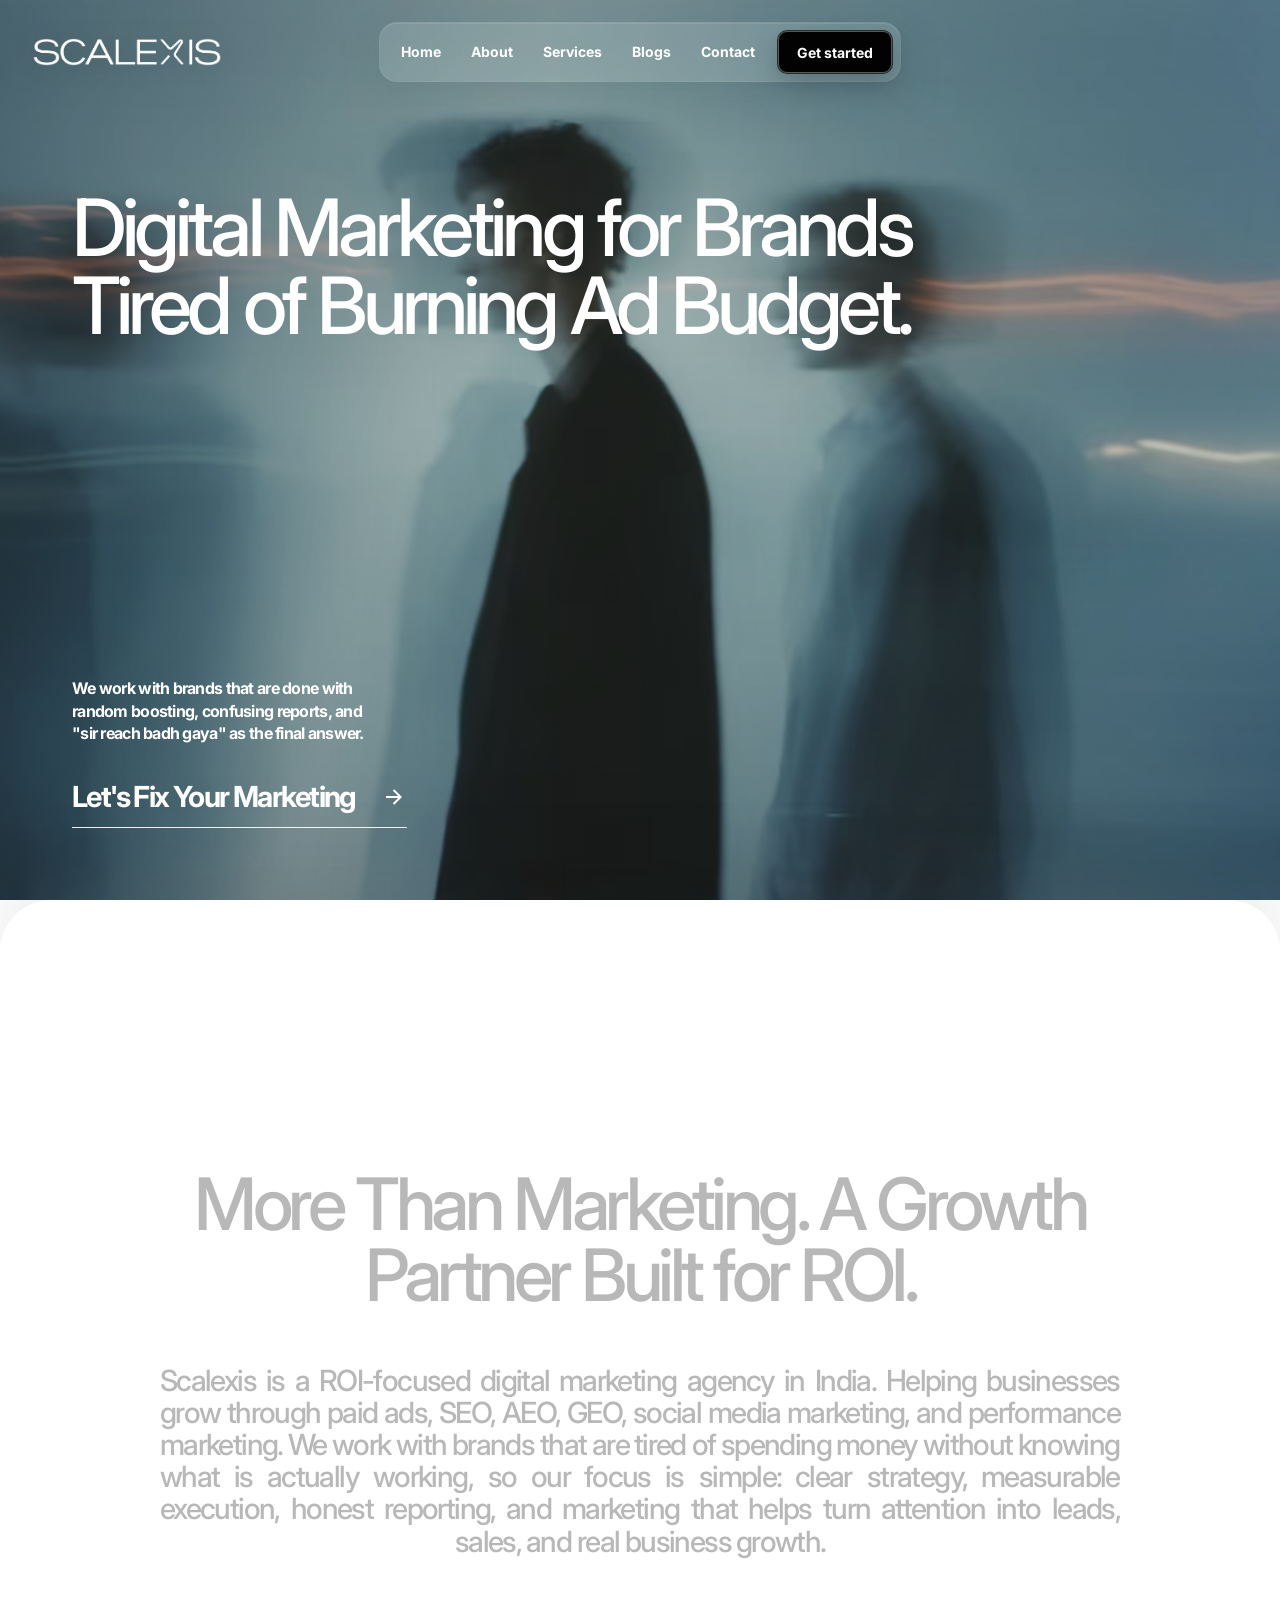
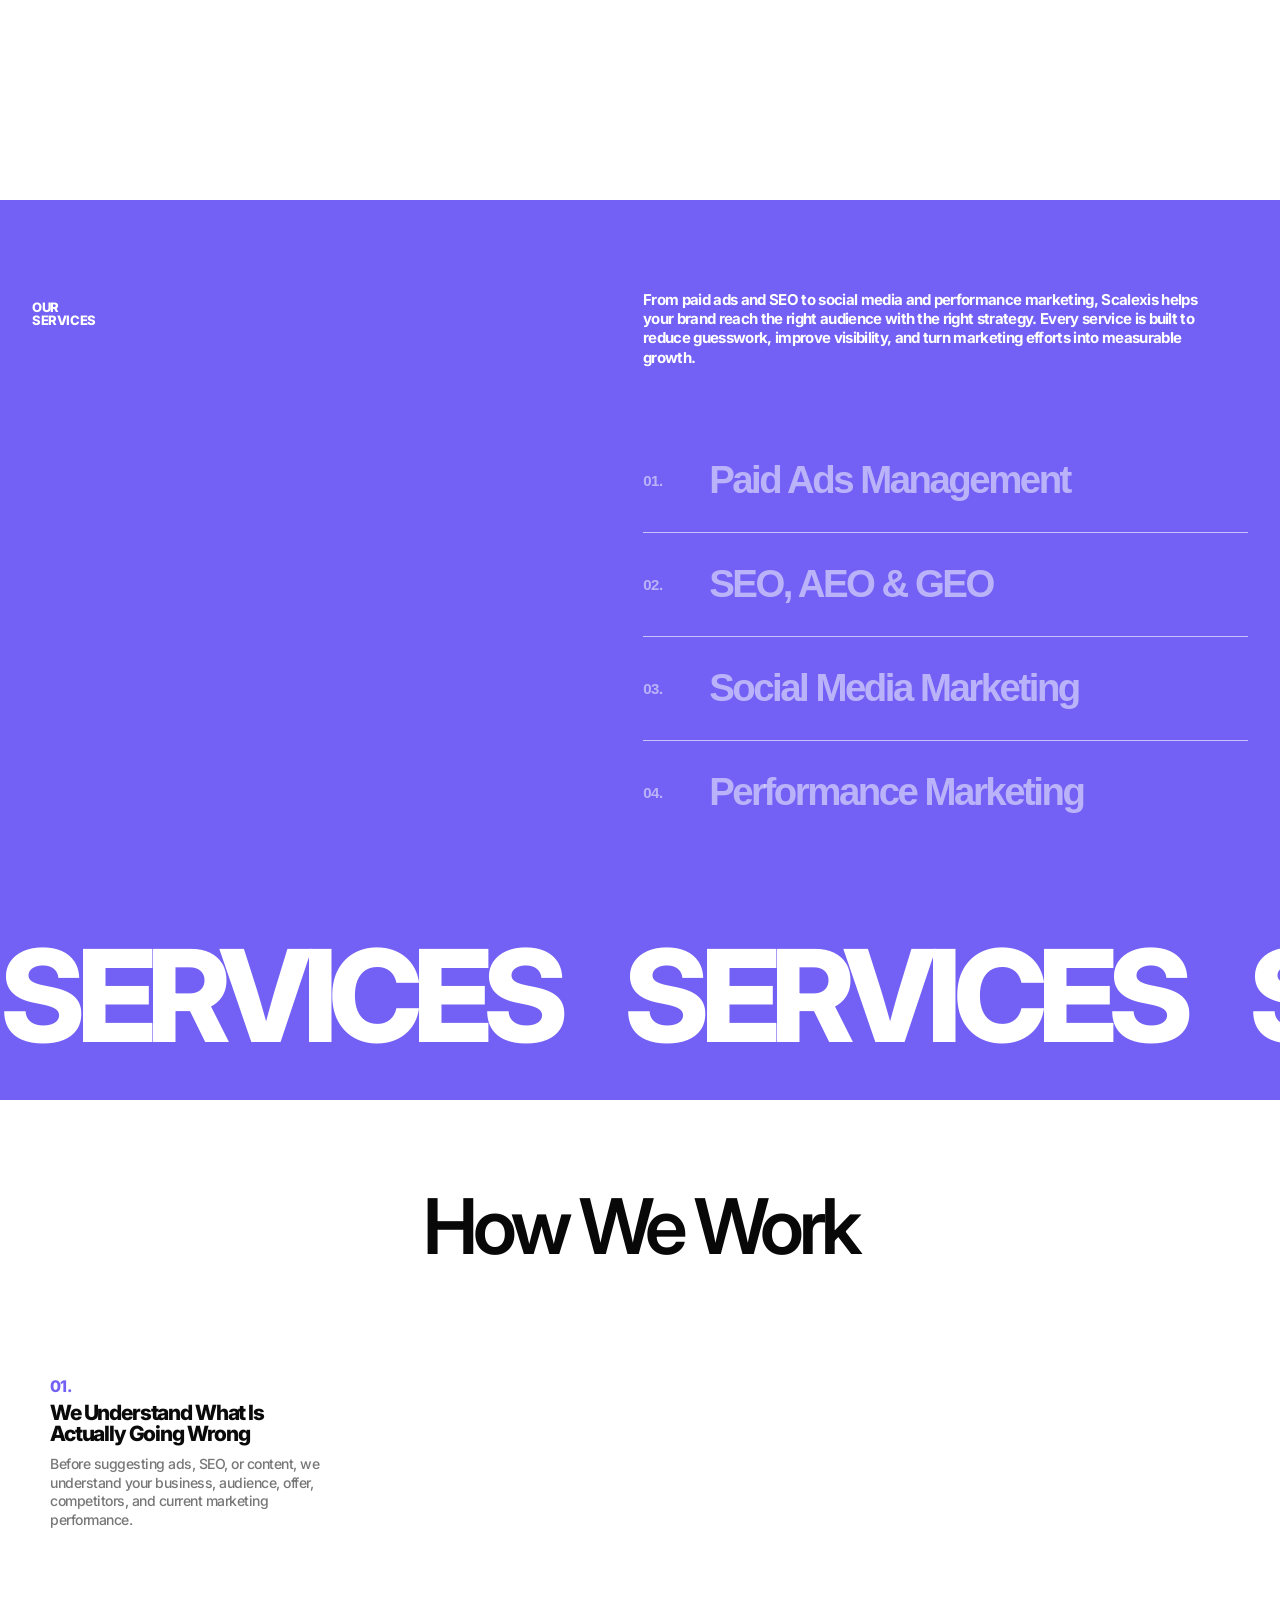
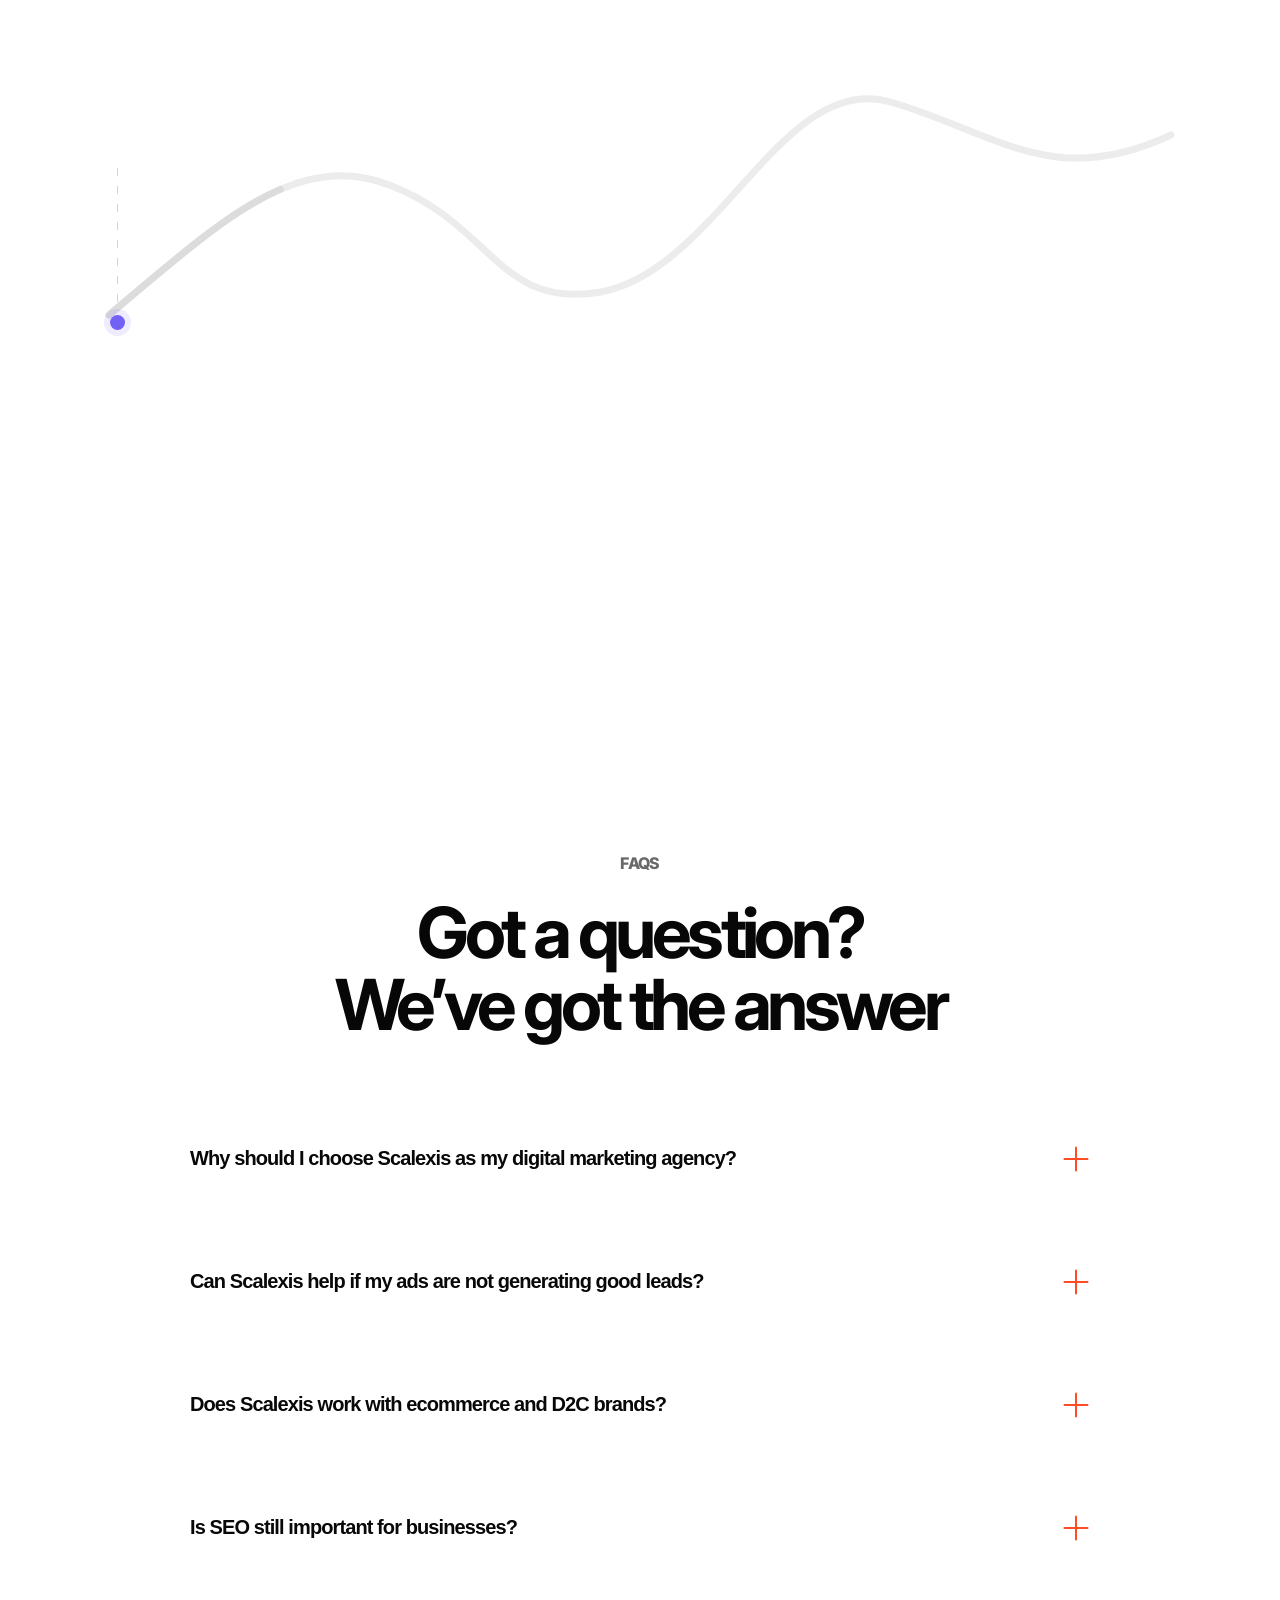
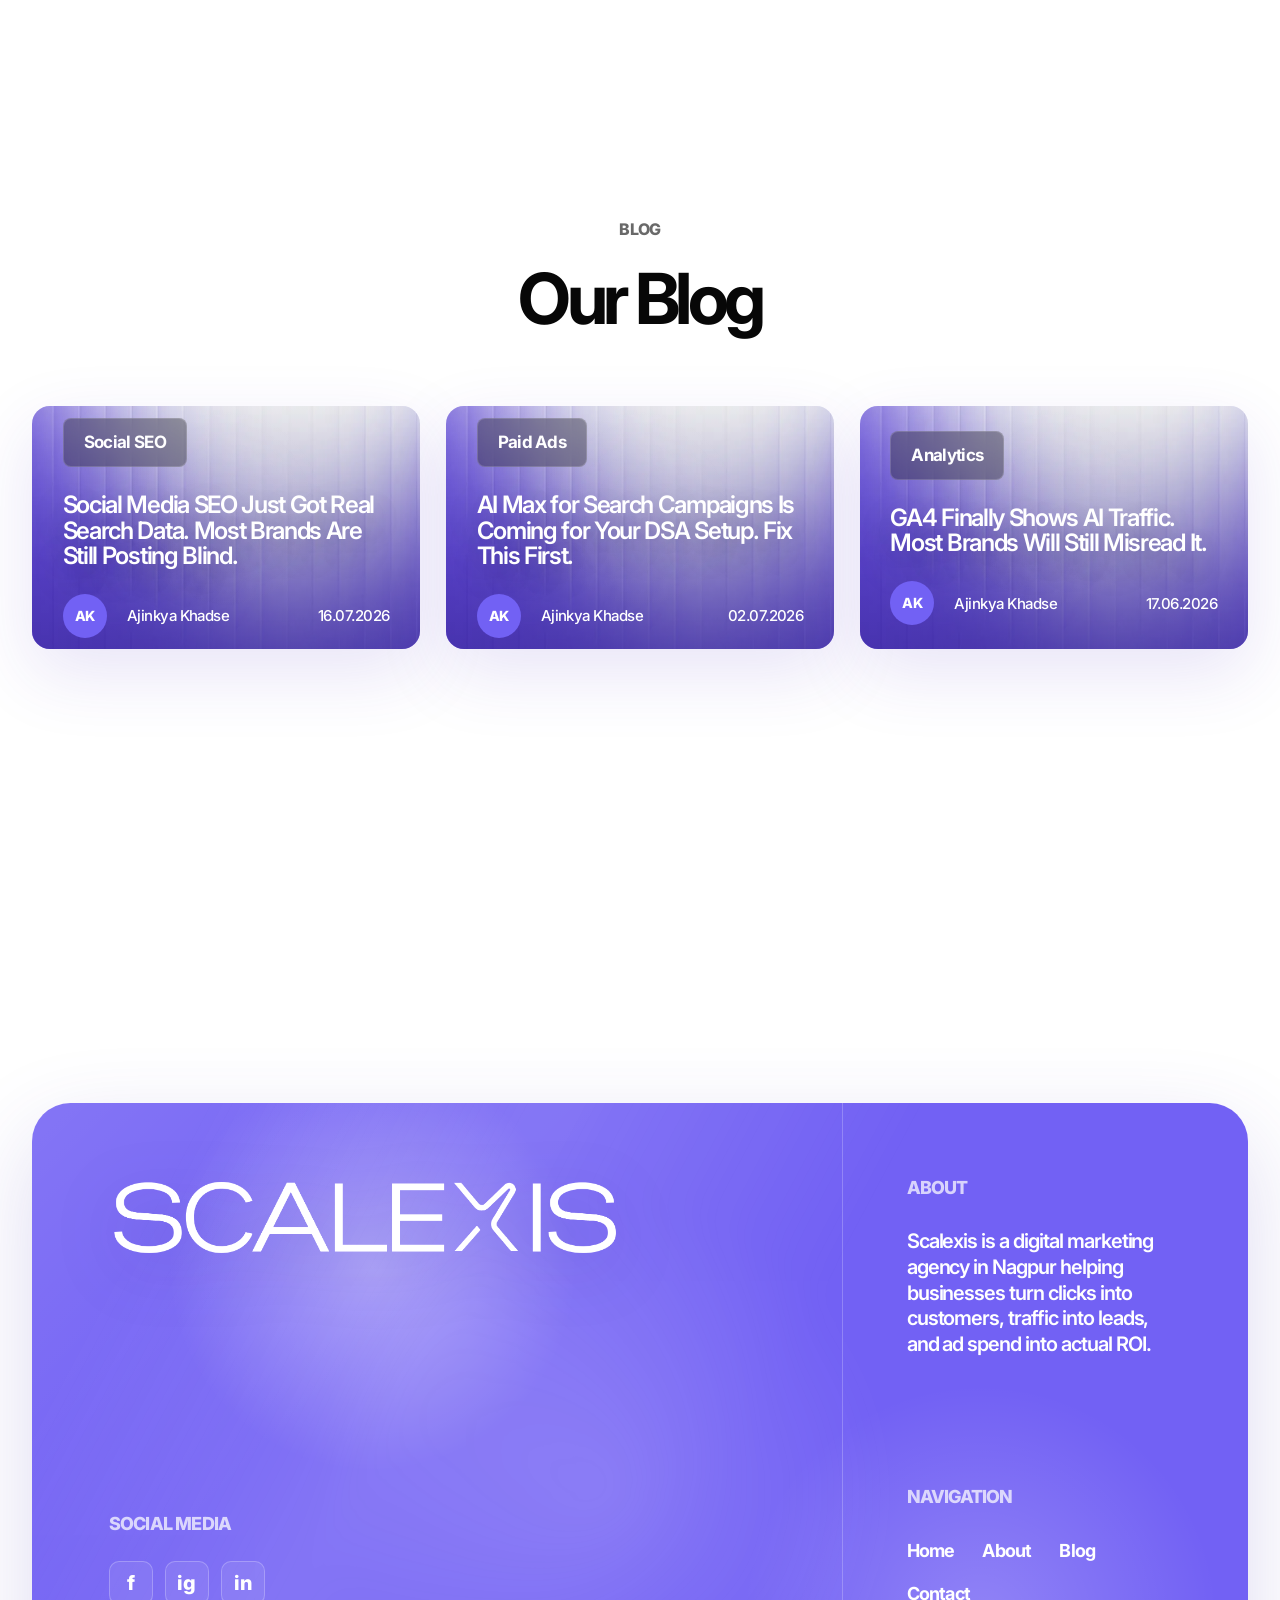
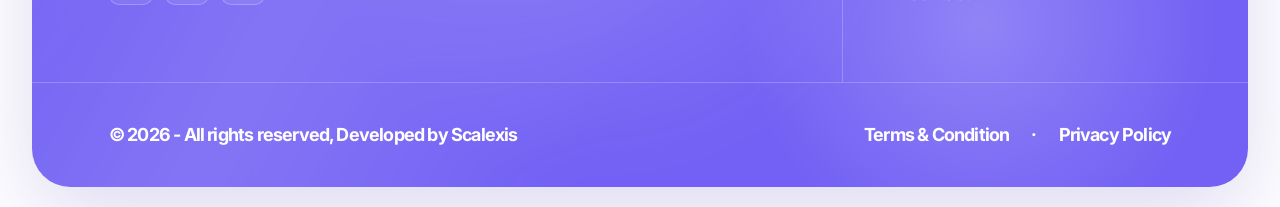
<file: index.html>
<!DOCTYPE html>
<html lang="en">
  <head>
    <!-- Google Tag Manager -->
    <script>(function(w,d,s,l,i){w[l]=w[l]||[];w[l].push({'gtm.start':
    new Date().getTime(),event:'gtm.js'});var f=d.getElementsByTagName(s)[0],
    j=d.createElement(s),dl=l!='dataLayer'?'&l='+l:'';j.async=true;j.src=
    'https://www.googletagmanager.com/gtm.js?id='+i+dl;f.parentNode.insertBefore(j,f);
    })(window,document,'script','dataLayer','GTM-M5TJSDPQ');</script>
    <!-- End Google Tag Manager -->
    <meta charset="UTF-8" />
    <meta name="viewport" content="width=device-width, initial-scale=1.0" />
    <title>ROI-Focused Digital Marketing Agency | Scalexis</title>
    <meta
      name="description"
      content="Scalexis is a digital marketing agency helping brands grow with ROI-focused paid ads, SEO, social media, and performance marketing."
    />
    <link rel="icon" type="image/png" href="assets/scalexis-favicon.png" />
    <link rel="preconnect" href="https://fonts.googleapis.com" />
    <link rel="preconnect" href="https://fonts.gstatic.com" crossorigin />
    <link
      href="https://fonts.googleapis.com/css2?family=Inter:wght@400;500;600;700&display=swap"
      rel="stylesheet"
    />
    <link rel="stylesheet" href="styles.css?v=20260526-1" />
  </head>
  <body>
    <!-- Google Tag Manager (noscript) -->
    <noscript><iframe src="https://www.googletagmanager.com/ns.html?id=GTM-M5TJSDPQ"
    height="0" width="0" style="display:none;visibility:hidden"></iframe></noscript>
    <!-- End Google Tag Manager (noscript) -->
    <main class="page-shell">
      <header class="site-header reveal header-reveal" data-delay="0">
        <a class="brand" href="/" aria-label="Scalexis home">
          <img src="assets/scalexis-logo-wordmark.png" alt="Scalexis" />
        </a>

        <button
          class="menu-toggle"
          type="button"
          aria-label="Open navigation menu"
          aria-controls="main-navigation"
          aria-expanded="false"
        >
          <span></span>
          <span></span>
          <span></span>
        </button>

        <nav class="main-nav" id="main-navigation" aria-label="Main navigation">
          <a href="/" class="nav-link">
            <span class="nav-track">
              <span>Home</span>
              <span>Home</span>
            </span>
          </a>
          <a href="/about" class="nav-link">
            <span class="nav-track">
              <span>About</span>
              <span>About</span>
            </span>
          </a>
          <a href="/services" class="nav-link">
            <span class="nav-track">
              <span>Services</span>
              <span>Services</span>
            </span>
          </a>
          <a href="/blog" class="nav-link">
            <span class="nav-track">
              <span>Blogs</span>
              <span>Blogs</span>
            </span>
          </a>
          <a href="/contact" class="nav-link">
            <span class="nav-track">
              <span>Contact</span>
              <span>Contact</span>
            </span>
          </a>
          <a href="/form" class="nav-cta" data-consultation-trigger>Get started</a>
        </nav>
      </header>

      <section class="hero" id="home" aria-labelledby="hero-title">
        <div class="hero-media">
          <img src="assets/hero-motion.avif" alt="Scalexis digital marketing hero background" />
          <div class="hero-tint"></div>
        </div>

        <div class="hero-inner">
          <div class="hero-title-wrap reveal" data-delay="130">
            <h1 id="hero-title">
              Digital Marketing for Brands Tired of Burning Ad Budget.
            </h1>
          </div>

          <div class="hero-bottom reveal" data-delay="300">
            <p>
              We work with brands that are done with random boosting, confusing
              reports, and "sir reach badh gaya" as the final answer.
            </p>

            <a class="hero-link" href="/form" data-consultation-trigger>
              <span>Let's Fix Your Marketing</span>
              <span class="arrow-track" aria-hidden="true">
                <svg viewBox="0 0 24 24">
                  <path d="M16.1716 10.9999L10.8076 5.63589L12.2218 4.22168L20 11.9999L12.2218 19.778L10.8076 18.3638L16.1716 12.9999H4V10.9999H16.1716Z" />
                </svg>
                <svg viewBox="0 0 24 24">
                  <path d="M16.1716 10.9999L10.8076 5.63589L12.2218 4.22168L20 11.9999L12.2218 19.778L10.8076 18.3638L16.1716 12.9999H4V10.9999H16.1716Z" />
                </svg>
              </span>
              <span class="line line-front"></span>
              <span class="line line-back"></span>
            </a>
          </div>
        </div>
      </section>

      <section class="about-section" id="about" aria-labelledby="about-title">
        <div class="about-inner section-reveal">
          <h2 id="about-title" class="about-heading text-hover-line">
            More Than Marketing. A Growth Partner Built for ROI.
          </h2>

          <p class="about-copy text-hover-line">
            Scalexis is a ROI-focused digital marketing agency in India.
            Helping businesses grow through paid ads, SEO, AEO, GEO,
            social media marketing, and performance marketing. We work with
            brands that are tired of spending money without knowing what is
            actually working, so our focus is simple: clear strategy,
            measurable execution, honest reporting, and marketing that helps
            turn attention into leads, sales, and real business growth.
          </p>
        </div>
      </section>

      <section class="services-section" id="services" aria-labelledby="services-title">
        <div class="services-inner section-reveal">
          <h2 id="services-title" class="services-kicker">
            <span>Our</span>
            <span>Services</span>
          </h2>

          <p class="services-intro">
            From paid ads and SEO to social media and performance marketing,
            Scalexis helps your brand reach the right audience with the right
            strategy. Every service is built to reduce guesswork, improve
            visibility, and turn marketing efforts into measurable growth.
          </p>

          <div class="services-list" aria-label="Scalexis services">
            <button class="service-item" type="button" data-service="paid">
              <span class="service-number">01.</span>
              <span class="service-name">Paid Ads Management</span>
            </button>
            <button class="service-item" type="button" data-service="seo">
              <span class="service-number">02.</span>
              <span class="service-name">SEO, AEO &amp; GEO</span>
            </button>
            <button class="service-item" type="button" data-service="social">
              <span class="service-number">03.</span>
              <span class="service-name">Social Media Marketing</span>
            </button>
            <button class="service-item" type="button" data-service="performance">
              <span class="service-number">04.</span>
              <span class="service-name">Performance Marketing</span>
            </button>
          </div>

          <div
            class="service-detail-card"
            role="dialog"
            aria-modal="true"
            aria-live="polite"
            aria-label="Service details"
          >
            <button class="service-card-close" type="button" aria-label="Close service details">
              <span></span>
              <span></span>
            </button>

            <div class="service-detail-panel" data-panel="paid">
              <p class="service-card-title">Pain points we solve:</p>
              <ul>
                <li>High ad spend but low-quality leads</li>
                <li>Clicks but no conversions</li>
                <li>Boosted posts with no strategy</li>
                <li>Confusing campaign structure</li>
                <li>No proper tracking or reporting</li>
              </ul>
              <p>
                <strong>Best for:</strong> Lead generation, ecommerce sales,
                local businesses, service providers, and growth-focused brands.
              </p>
            </div>

            <div class="service-detail-panel" data-panel="seo">
              <p class="service-card-title">Pain points we solve:</p>
              <ul>
                <li>Website is live but nobody visits</li>
                <li>Ranking for keywords that do not bring customers</li>
                <li>Competitors showing up everywhere</li>
                <li>Blogs written only to "keep website active"</li>
                <li>No visibility in AI or answer-based search</li>
              </ul>
              <p>
                <strong>Best for:</strong> Local businesses, service brands,
                consultants, ecommerce stores, and companies that want long-term
                organic growth.
              </p>
            </div>

            <div class="service-detail-panel" data-panel="social">
              <p class="service-card-title">Pain points we solve:</p>
              <ul>
                <li>Random posts with no direction</li>
                <li>Low engagement despite regular posting</li>
                <li>Content that looks nice but says nothing</li>
                <li>No brand consistency</li>
                <li>No connection between social media and sales</li>
              </ul>
              <p>
                <strong>Best for:</strong> Brands that want stronger visibility,
                better positioning, and content that supports business growth.
              </p>
            </div>

            <div class="service-detail-panel" data-panel="performance">
              <p class="service-card-title">Pain points we solve:</p>
              <ul>
                <li>Add to carts but no purchases</li>
                <li>Poor return on ad spend</li>
                <li>Creative fatigue</li>
                <li>High customer acquisition cost</li>
                <li>Traffic that does not convert</li>
                <li>No clear funnel strategy</li>
              </ul>
              <p>
                <strong>Best for:</strong> Ecommerce stores, D2C brands,
                product-led businesses, and online sellers ready to scale.
              </p>
            </div>
          </div>
        </div>

        <div class="services-marquee" aria-hidden="true">
          <div class="services-marquee-track">
            <span>Services</span>
            <span>Services</span>
            <span>Services</span>
            <span>Services</span>
          </div>
          <div class="services-marquee-track">
            <span>Services</span>
            <span>Services</span>
            <span>Services</span>
            <span>Services</span>
          </div>
        </div>
      </section>

      <section class="work-section" id="how-we-work" aria-labelledby="work-title">
        <div class="work-inner">
          <h2 id="work-title" class="work-title">How We Work</h2>

          <div class="work-mobile-line" aria-hidden="true">
            <span></span>
          </div>

          <div class="work-wave-wrap" aria-hidden="true">
            <svg class="work-wave" viewBox="0 0 1200 430" preserveAspectRatio="none">
              <path
                class="work-wave-base"
                d="M60 315 C175 220 250 150 345 185 C450 224 456 310 560 292 C680 270 745 70 855 102 C965 134 1020 190 1140 135"
                pathLength="1"
              />
              <path
                class="work-wave-draw"
                d="M60 315 C175 220 250 150 345 185 C450 224 456 310 560 292 C680 270 745 70 855 102 C965 134 1020 190 1140 135"
                pathLength="1"
              />
              <path
                class="work-wave-current"
                d="M60 315 C175 220 250 150 345 185 C450 224 456 310 560 292 C680 270 745 70 855 102 C965 134 1020 190 1140 135"
                pathLength="1"
              />
            </svg>
          </div>

          <div class="work-points">
            <article class="work-point point-1" data-step="0">
              <span class="work-dot"></span>
              <span class="work-line"></span>
              <div class="work-copy">
                <span class="work-number">01.</span>
                <h3>We Understand What Is Actually Going Wrong</h3>
                <p>
                  Before suggesting ads, SEO, or content, we understand your
                  business, audience, offer, competitors, and current marketing
                  performance.
                </p>
              </div>
            </article>

            <article class="work-point point-2" data-step="1">
              <span class="work-dot"></span>
              <span class="work-line"></span>
              <div class="work-copy">
                <span class="work-number">02.</span>
                <h3>We Build a Practical Growth Plan</h3>
                <p>
                  We create a digital marketing strategy based on your goals,
                  budget, and business stage. No copy-paste packages. No "same
                  strategy for everyone" energy.
                </p>
              </div>
            </article>

            <article class="work-point point-3" data-step="2">
              <span class="work-dot"></span>
              <span class="work-line"></span>
              <div class="work-copy">
                <span class="work-number">03.</span>
                <h3>We Launch with Clear Goals</h3>
                <p>
                  We set up campaigns with clear objectives, proper audience
                  targeting, campaign structure, creatives, keywords, and
                  tracking so your marketing does not run blindly.
                </p>
              </div>
            </article>

            <article class="work-point point-4" data-step="3">
              <span class="work-dot"></span>
              <span class="work-line"></span>
              <div class="work-copy">
                <span class="work-number">04.</span>
                <h3>We Track, Optimize, and Improve</h3>
                <p>
                  We monitor performance, study what is working, fix what is
                  not, and keep improving campaigns based on real data.
                </p>
              </div>
            </article>

            <article class="work-point point-5" data-step="4">
              <span class="work-dot"></span>
              <span class="work-line"></span>
              <div class="work-copy">
                <span class="work-number">05.</span>
                <h3>We Report Without Confusing You</h3>
                <p>
                  We share clear updates on campaign performance, leads,
                  traffic, conversions, ad spend, and next steps. Simple,
                  honest, and useful.
                </p>
              </div>
            </article>
          </div>
        </div>
      </section>

      <section class="faq-section section-reveal" id="faqs" aria-labelledby="faq-title">
        <div class="faq-inner">
          <p class="section-kicker">FAQS</p>
          <h2 id="faq-title" class="faq-title">
            Got a question?<br />We&rsquo;ve got the answer
          </h2>

          <div class="faq-list">
            <article class="faq-item">
              <button
                class="faq-question"
                type="button"
                aria-expanded="false"
                aria-controls="faq-answer-1"
              >
                <span>Why should I choose Scalexis as my digital marketing agency?</span>
                <span class="faq-icon" aria-hidden="true"></span>
              </button>
              <div class="faq-answer" id="faq-answer-1" hidden>
                <p>
                  Choose Scalexis if you want a digital marketing agency that
                  focuses on ROI, clarity, and practical growth instead of
                  vanity metrics. We help businesses improve paid ads, SEO,
                  social media, and performance marketing with measurable goals.
                </p>
              </div>
            </article>

            <article class="faq-item">
              <button
                class="faq-question"
                type="button"
                aria-expanded="false"
                aria-controls="faq-answer-2"
              >
                <span>Can Scalexis help if my ads are not generating good leads?</span>
                <span class="faq-icon" aria-hidden="true"></span>
              </button>
              <div class="faq-answer" id="faq-answer-2" hidden>
                <p>
                  Yes. Scalexis helps businesses improve paid ad performance by
                  reviewing campaign structure, audience targeting, creatives,
                  landing pages, and tracking. The goal is to reduce wasted ad
                  spend and improve lead quality.
                </p>
              </div>
            </article>

            <article class="faq-item">
              <button
                class="faq-question"
                type="button"
                aria-expanded="false"
                aria-controls="faq-answer-3"
              >
                <span>Does Scalexis work with ecommerce and D2C brands?</span>
                <span class="faq-icon" aria-hidden="true"></span>
              </button>
              <div class="faq-answer" id="faq-answer-3" hidden>
                <p>
                  Yes. Scalexis offers performance marketing for ecommerce and
                  D2C brands, including paid ads, retargeting, funnel strategy,
                  creative testing, and conversion-focused campaign optimization.
                </p>
              </div>
            </article>

            <article class="faq-item">
              <button
                class="faq-question"
                type="button"
                aria-expanded="false"
                aria-controls="faq-answer-4"
              >
                <span>Is SEO still important for businesses?</span>
                <span class="faq-icon" aria-hidden="true"></span>
              </button>
              <div class="faq-answer" id="faq-answer-4" hidden>
                <p>
                  Yes. SEO is important because customers still use search
                  engines to find products, services, and local businesses. With
                  AEO and GEO, Scalexis also helps brands prepare for
                  answer-based and AI-powered search visibility.
                </p>
              </div>
            </article>
          </div>
        </div>
      </section>

      <section class="blog-section section-reveal" id="blogs" aria-labelledby="blog-title">
        <div class="blog-inner">
          <p class="section-kicker">BLOG</p>
          <h2 id="blog-title" class="blog-title">Our Blog</h2>

          <div class="blog-grid">
            <article class="blog-card">
              <a href="/social-media-seo" aria-label="Read how social media SEO now has real search data">
                <div class="blog-image-wrap">
                  <img src="assets/blog-cover-template.webp" alt="Scalexis blog cover for Social Media SEO Just Got Real Search Data. Most Brands Are Still Posting Blind." srcset="assets/blog-cover-template-720.webp 720w, assets/blog-cover-template-1200.webp 1200w, assets/blog-cover-template.webp 1792w" sizes="(max-width: 767px) calc(100vw - 48px), (max-width: 1199px) calc((100vw - 96px) / 2), 460px" width="1792" height="2400" loading="lazy" />
                  <div class="blog-card-overlay">
                    <span class="blog-card-tag">Social SEO</span>
                    <h3>Social Media SEO Just Got Real Search Data. Most Brands Are Still Posting Blind.</h3>
                    <div class="blog-meta"><span class="blog-author-mark">AK</span>
                  <span>Ajinkya Khadse</span>
                  <time datetime="2026-07-16">16.07.2026</time></div>
                  </div>
                </div>
              </a>
            </article>

            <article class="blog-card">
              <a href="/ai-max-for-search-campaigns" aria-label="Read how to prepare AI Max for Search campaigns before DSA migration">
                <div class="blog-image-wrap">
                  <img src="assets/blog-cover-template.webp" alt="Scalexis blog cover for AI Max for Search Campaigns Is Coming for Your DSA Setup. Fix This First." srcset="assets/blog-cover-template-720.webp 720w, assets/blog-cover-template-1200.webp 1200w, assets/blog-cover-template.webp 1792w" sizes="(max-width: 767px) calc(100vw - 48px), (max-width: 1199px) calc((100vw - 96px) / 2), 460px" width="1792" height="2400" loading="lazy" />
                  <div class="blog-card-overlay">
                    <span class="blog-card-tag">Paid Ads</span>
                    <h3>AI Max for Search Campaigns Is Coming for Your DSA Setup. Fix This First.</h3>
                    <div class="blog-meta"><span class="blog-author-mark">AK</span>
                  <span>Ajinkya Khadse</span>
                  <time datetime="2026-07-02">02.07.2026</time></div>
                  </div>
                </div>
              </a>
            </article>

            <article class="blog-card">
              <a href="/track-ai-traffic-in-ga4" aria-label="Read how to track AI traffic in GA4 without misreading it">
                <div class="blog-image-wrap">
                  <img src="assets/blog-cover-template.webp" alt="Scalexis blog cover for GA4 Finally Shows AI Traffic. Most Brands Will Still Misread It" srcset="assets/blog-cover-template-720.webp 720w, assets/blog-cover-template-1200.webp 1200w, assets/blog-cover-template.webp 1792w" sizes="(max-width: 767px) calc(100vw - 48px), (max-width: 1199px) calc((100vw - 96px) / 2), 460px" width="1792" height="2400" loading="lazy" />
                  <div class="blog-card-overlay">
                    <span class="blog-card-tag">Analytics</span>
                    <h3>GA4 Finally Shows AI Traffic. Most Brands Will Still Misread It.</h3>
                    <div class="blog-meta"><span class="blog-author-mark">AK</span>
                  <span>Ajinkya Khadse</span>
                  <time datetime="2026-06-17">17.06.2026</time></div>
                  </div>
                </div>
              </a>
            </article>

          </div>
        </div>
      </section>

      <footer class="site-footer" aria-labelledby="footer-logo">
        <div class="footer-panel">
          <div class="footer-main">
            <div class="footer-brand-block">
              <a class="footer-logo" href="/" id="footer-logo" aria-label="Scalexis home">
                <img src="assets/scalexis-logo-wordmark.png" alt="Scalexis" />
              </a>

              <div class="footer-social">
                <p>SOCIAL MEDIA</p>
                <div class="footer-social-links" aria-label="Social media links">
                  <a href="https://www.facebook.com/scalexis.agency/" target="_blank" rel="noopener noreferrer" aria-label="Facebook">f</a>
                  <a href="https://www.instagram.com/scalexis.agency/" target="_blank" rel="noopener noreferrer" aria-label="Instagram">ig</a>
                  <a href="https://www.linkedin.com/company/scalexis-advertising-agency/" target="_blank" rel="noopener noreferrer" aria-label="LinkedIn">in</a>
                </div>
              </div>
            </div>

            <div class="footer-info">
              <div class="footer-about">
                <p class="footer-label">ABOUT</p>
                <p>
                  Scalexis is a digital marketing agency in Nagpur helping
                  businesses turn clicks into customers, traffic into leads, and
                  ad spend into actual ROI.
                </p>
              </div>

              <nav class="footer-nav" aria-label="Footer navigation">
                <p class="footer-label">NAVIGATION</p>
                <div class="footer-nav-links">
                  <a href="/">Home</a>
                  <a href="/about">About</a>
                  <a href="/blog">Blog</a>
                  <a href="/contact">Contact</a>
                </div>
              </nav>
            </div>
          </div>

          <div class="footer-bottom">
            <p>&copy; 2026 - All rights reserved, Developed by Scalexis</p>
            <div class="footer-legal" aria-label="Legal links">
              <a href="/terms-and-conditions">Terms &amp; Condition</a>
              <span aria-hidden="true">&middot;</span>
              <a href="/privacy-policy">Privacy Policy</a>
            </div>
          </div>
        </div>
      </footer>

      <div
        class="consultation-modal"
        id="consultation"
        role="dialog"
        aria-modal="true"
        aria-labelledby="consultation-title"
        hidden
      >
        <div class="consultation-backdrop" data-consultation-close></div>
        <div class="consultation-dialog">
          <section class="consultation-visual" aria-label="Scalexis growth consultation">
            <p class="consultation-headline">Ready to Stop Guessing and Start Growing?</p>
            <div class="consultation-glow" aria-hidden="true"></div>
          </section>

          <section class="consultation-form-panel">
            <button
              class="consultation-close"
              type="button"
              aria-label="Close consultation form"
              data-consultation-close
            >
              <span></span>
              <span></span>
            </button>

            <p class="consultation-mark" aria-hidden="true">*</p>
            <p id="consultation-title" class="consultation-title">Get Started</p>

            <form
              class="consultation-form"
              method="POST"
            >
              <label>
                <span>Full Name</span>
                <input type="text" name="Full Name" autocomplete="name" required />
              </label>

              <label>
                <span>Business Name</span>
                <input type="text" name="Business Name" autocomplete="organization" required />
              </label>

              <label>
                <span>Phone Number</span>
                <input type="tel" name="Phone Number" autocomplete="tel" required />
              </label>

              <label>
                <span>Email</span>
                <input type="email" name="Email" autocomplete="email" required />
              </label>

              <button type="submit">1:1 Free Marketing Consultation</button>
            </form>
          </section>
        </div>
      </div>
    </main>

    <script src="script.js?v=20260519-6"></script>
  </body>
</html>
</file>
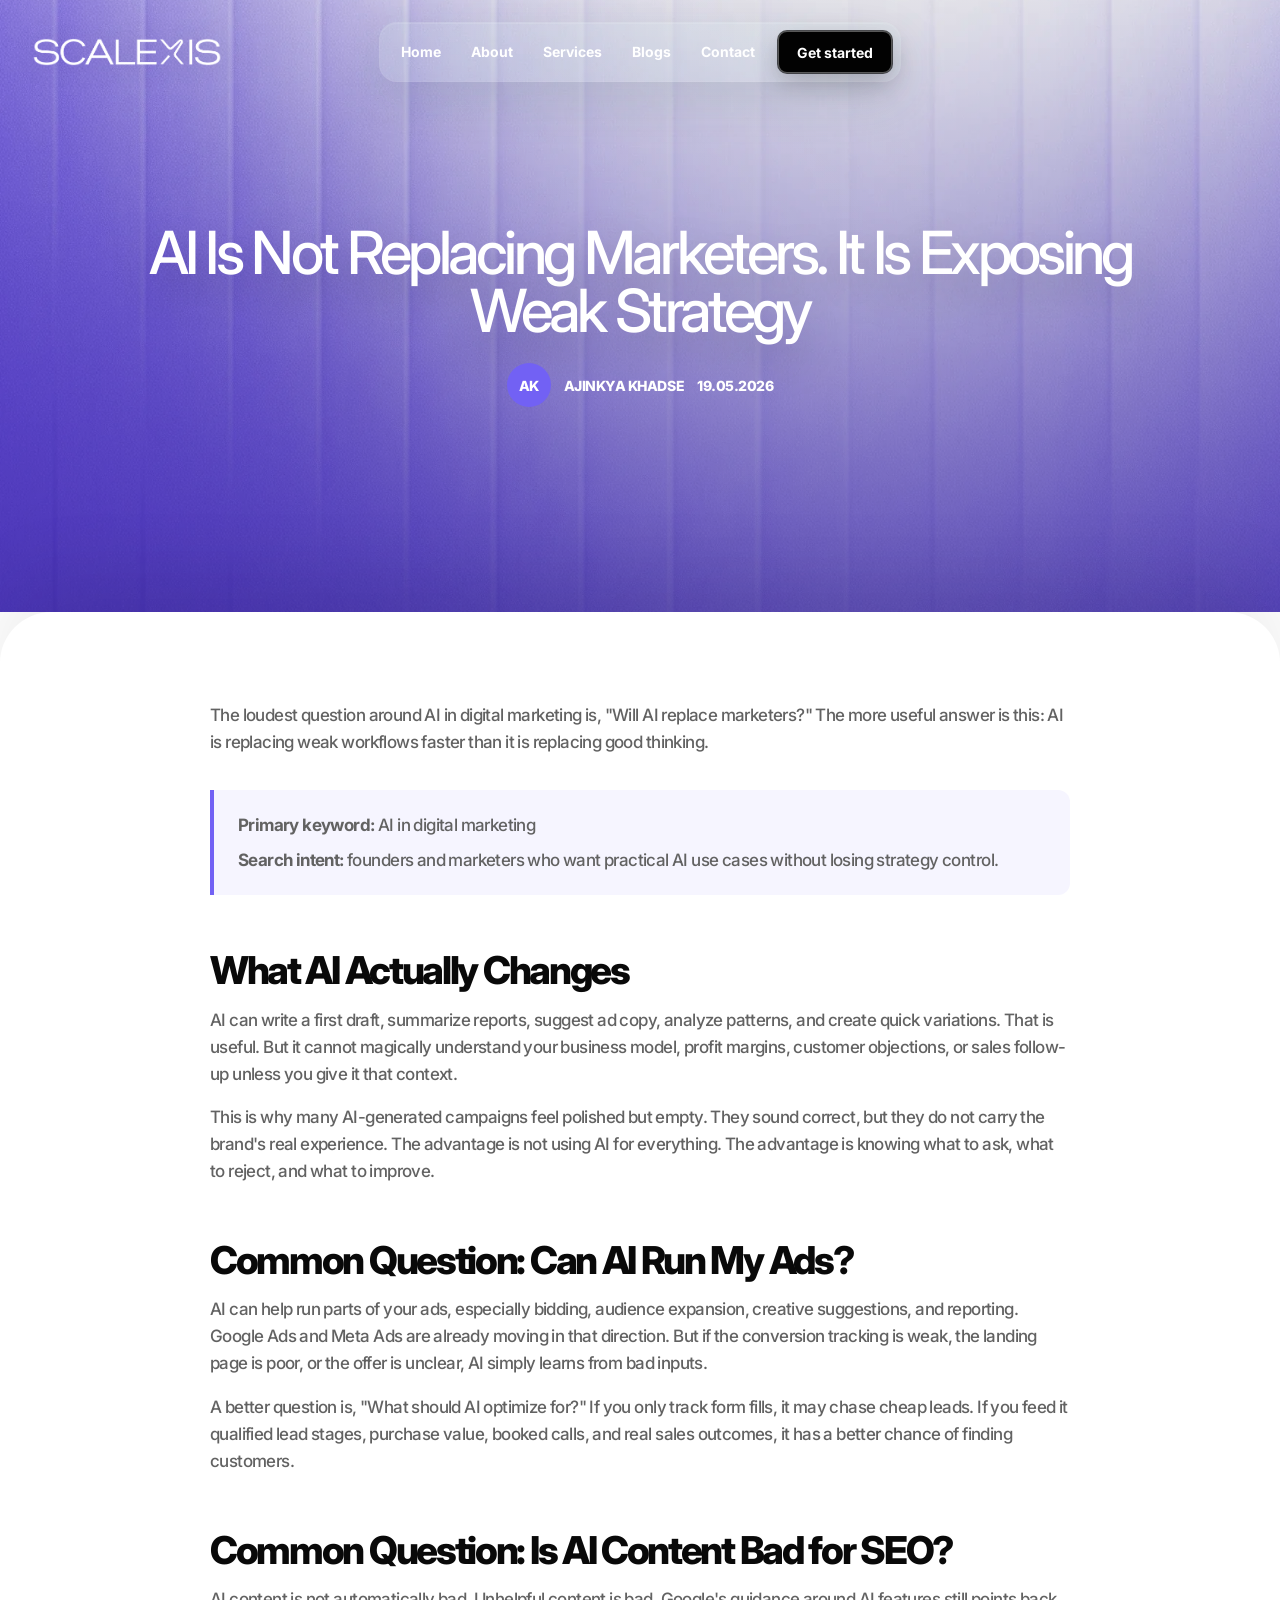
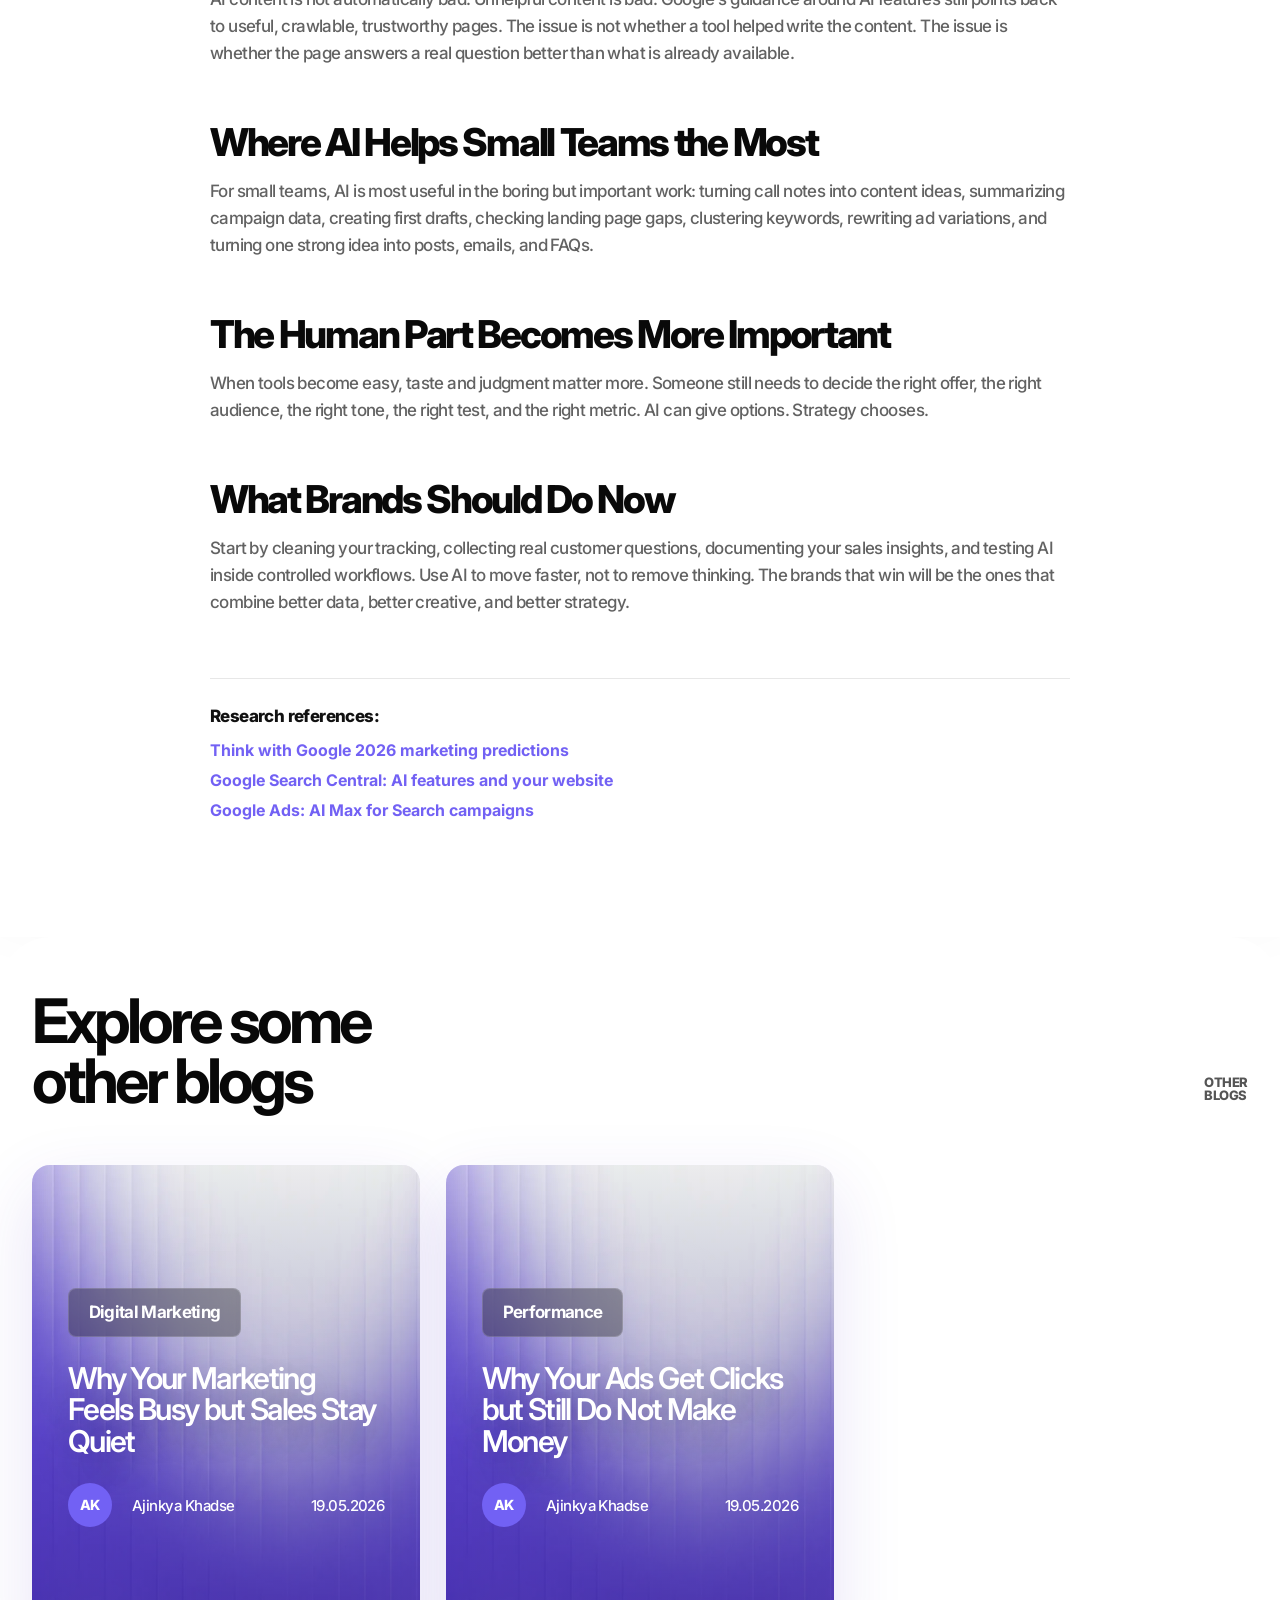
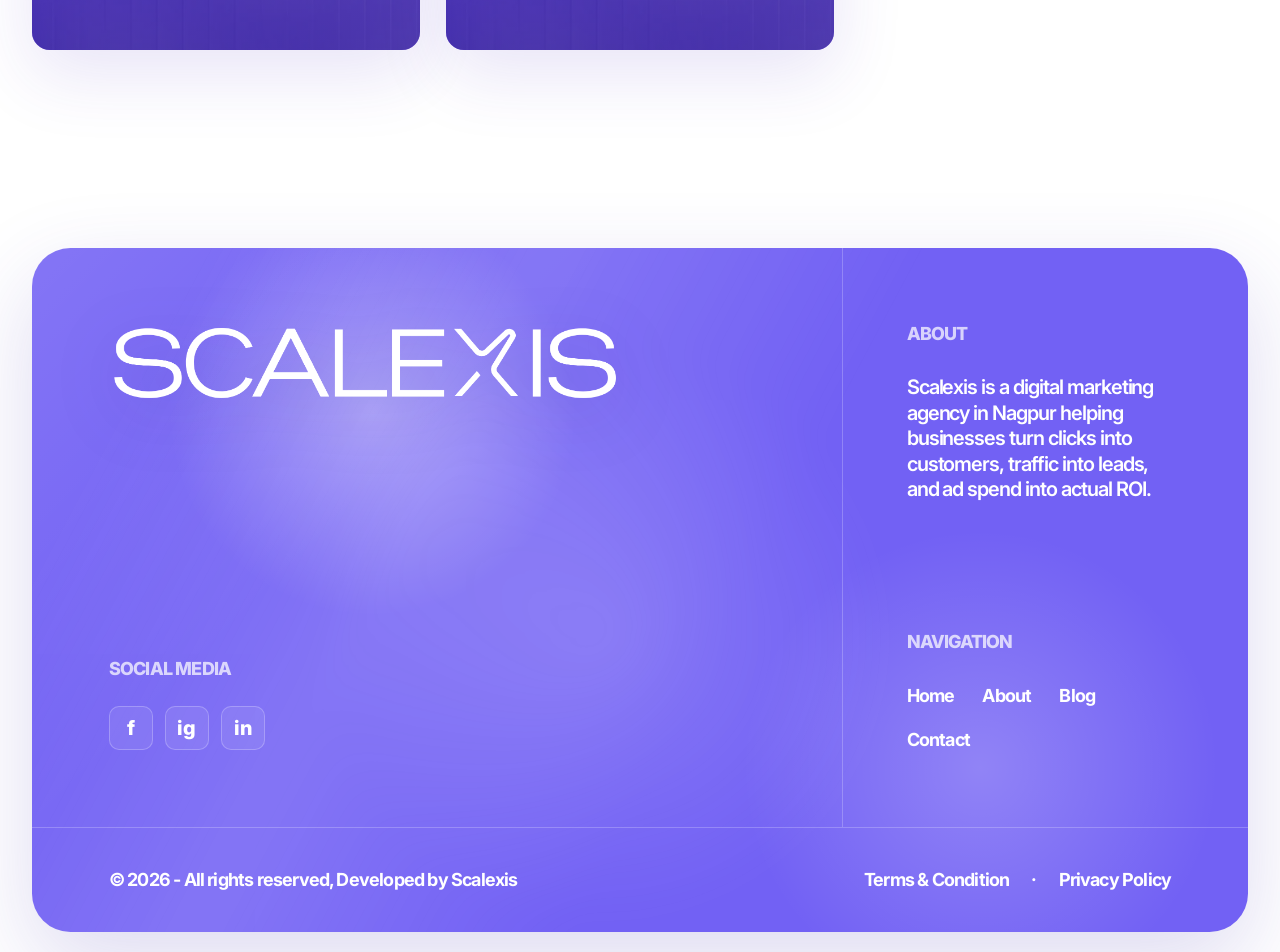
<file: blog-ai-in-digital-marketing-2026.html>
<!DOCTYPE html>
<html lang="en">
  <head>
    <!-- Google Tag Manager -->
    <script>(function(w,d,s,l,i){w[l]=w[l]||[];w[l].push({'gtm.start':
    new Date().getTime(),event:'gtm.js'});var f=d.getElementsByTagName(s)[0],
    j=d.createElement(s),dl=l!='dataLayer'?'&l='+l:'';j.async=true;j.src=
    'https://www.googletagmanager.com/gtm.js?id='+i+dl;f.parentNode.insertBefore(j,f);
    })(window,document,'script','dataLayer','GTM-M5TJSDPQ');</script>
    <!-- End Google Tag Manager -->
    <meta charset="UTF-8" />
    <meta name="viewport" content="width=device-width, initial-scale=1.0" />
    <title>AI Is Not Replacing Marketers. It Is Exposing Weak Strategy | Scalexis</title>
    <meta
      name="description"
      content="A practical, easy-to-read guide on how AI is changing digital marketing and what brands should fix before using more tools."
    />
    <link rel="icon" type="image/png" href="assets/scalexis-favicon.png" />
    <link rel="preconnect" href="https://fonts.googleapis.com" />
    <link rel="preconnect" href="https://fonts.gstatic.com" crossorigin />
    <link href="https://fonts.googleapis.com/css2?family=Inter:wght@400;500;600;700;800&display=swap" rel="stylesheet" />
    <link rel="stylesheet" href="styles.css?v=20260519-6" />
    <script type="application/ld+json">
      {
        "@context": "https://schema.org",
        "@type": "BlogPosting",
        "headline": "AI Is Not Replacing Marketers. It Is Exposing Weak Strategy",
        "description": "A practical, easy-to-read guide on how AI is changing digital marketing and what brands should fix before using more tools.",
        "image": "https://www.scalexis.in/assets/blog-cover-template.webp",
        "datePublished": "2026-05-19",
        "dateModified": "2026-05-19",
        "author": { "@type": "Person", "name": "Ajinkya Khadse" },
        "publisher": { "@type": "Organization", "name": "Scalexis" }
      }
    </script>
  </head>
  <body>
    <!-- Google Tag Manager (noscript) -->
    <noscript><iframe src="https://www.googletagmanager.com/ns.html?id=GTM-M5TJSDPQ"
    height="0" width="0" style="display:none;visibility:hidden"></iframe></noscript>
    <!-- End Google Tag Manager (noscript) -->
    <main class="page-shell article-page">
      <header class="site-header reveal header-reveal" data-delay="0">
        <a class="brand" href="/" aria-label="Scalexis home"><img src="assets/scalexis-logo-wordmark.png" alt="Scalexis" /></a>
        <button class="menu-toggle" type="button" aria-label="Open navigation menu" aria-controls="main-navigation" aria-expanded="false"><span></span><span></span><span></span></button>
        <nav class="main-nav" id="main-navigation" aria-label="Main navigation">
          <a href="/" class="nav-link"><span class="nav-track"><span>Home</span><span>Home</span></span></a>
          <a href="/about" class="nav-link"><span class="nav-track"><span>About</span><span>About</span></span></a>
          <a href="/services" class="nav-link"><span class="nav-track"><span>Services</span><span>Services</span></span></a>
          <a href="/blog" class="nav-link"><span class="nav-track"><span>Blogs</span><span>Blogs</span></span></a>
          <a href="/contact" class="nav-link"><span class="nav-track"><span>Contact</span><span>Contact</span></span></a>
          <a href="/form" class="nav-cta" data-consultation-trigger>Get started</a>
        </nav>
      </header>

      <article>
        <section class="article-hero" aria-labelledby="article-title">
          <div class="article-hero-media">
            <img src="assets/blog-cover-template.webp" alt="Scalexis blog cover for AI Is Not Replacing Marketers. It Is Exposing Weak Strategy" srcset="assets/blog-cover-template-720.webp 720w, assets/blog-cover-template-1200.webp 1200w, assets/blog-cover-template.webp 1792w" sizes="100vw" fetchpriority="high" decoding="async" width="1792" height="2400" />
            <div class="article-hero-tint"></div>
          </div>
          <div class="article-hero-inner reveal" data-delay="140">
            <h1 id="article-title">AI Is Not Replacing Marketers. It Is Exposing Weak Strategy</h1>
            <div class="article-meta-line"><span class="blog-author-mark">AK</span>
              <span>Ajinkya Khadse</span>
              <time datetime="2026-05-19">19.05.2026</time></div>
          </div>
        </section>

        <section class="article-content-section">
          <div class="article-content-inner section-reveal">
            <p class="article-lede">
              The loudest question around AI in digital marketing is, "Will AI replace marketers?" The more useful answer is this: AI is replacing weak workflows faster than it is replacing good thinking.
            </p>

            <div class="article-summary">
              <p><strong>Primary keyword:</strong> AI in digital marketing</p>
              <p><strong>Search intent:</strong> founders and marketers who want practical AI use cases without losing strategy control.</p>
            </div>

            <h2>What AI Actually Changes</h2>
            <p>
              AI can write a first draft, summarize reports, suggest ad copy, analyze patterns, and create quick variations. That is useful. But it cannot magically understand your business model, profit margins, customer objections, or sales follow-up unless you give it that context.
            </p>
            <p>
              This is why many AI-generated campaigns feel polished but empty. They sound correct, but they do not carry the brand's real experience. The advantage is not using AI for everything. The advantage is knowing what to ask, what to reject, and what to improve.
            </p>

            <h2>Common Question: Can AI Run My Ads?</h2>
            <p>
              AI can help run parts of your ads, especially bidding, audience expansion, creative suggestions, and reporting. Google Ads and Meta Ads are already moving in that direction. But if the conversion tracking is weak, the landing page is poor, or the offer is unclear, AI simply learns from bad inputs.
            </p>
            <p>
              A better question is, "What should AI optimize for?" If you only track form fills, it may chase cheap leads. If you feed it qualified lead stages, purchase value, booked calls, and real sales outcomes, it has a better chance of finding customers.
            </p>

            <h2>Common Question: Is AI Content Bad for SEO?</h2>
            <p>
              AI content is not automatically bad. Unhelpful content is bad. Google's guidance around AI features still points back to useful, crawlable, trustworthy pages. The issue is not whether a tool helped write the content. The issue is whether the page answers a real question better than what is already available.
            </p>

            <h2>Where AI Helps Small Teams the Most</h2>
            <p>
              For small teams, AI is most useful in the boring but important work: turning call notes into content ideas, summarizing campaign data, creating first drafts, checking landing page gaps, clustering keywords, rewriting ad variations, and turning one strong idea into posts, emails, and FAQs.
            </p>

            <h2>The Human Part Becomes More Important</h2>
            <p>
              When tools become easy, taste and judgment matter more. Someone still needs to decide the right offer, the right audience, the right tone, the right test, and the right metric. AI can give options. Strategy chooses.
            </p>

            <h2>What Brands Should Do Now</h2>
            <p>
              Start by cleaning your tracking, collecting real customer questions, documenting your sales insights, and testing AI inside controlled workflows. Use AI to move faster, not to remove thinking. The brands that win will be the ones that combine better data, better creative, and better strategy.
            </p>

            <div class="article-sources">
              <p>Research references:</p>
              <a href="https://business.google.com/us/think/future-of-marketing/marketing-predictions-guide-2026" target="_blank" rel="noopener noreferrer">Think with Google 2026 marketing predictions</a>
              <a href="https://developers.google.com/search/docs/appearance/ai-overviews" target="_blank" rel="noopener noreferrer">Google Search Central: AI features and your website</a>
              <a href="https://blog.google/products/ads-commerce/google-ai-max-for-search-campaigns/" target="_blank" rel="noopener noreferrer">Google Ads: AI Max for Search campaigns</a>
            </div>
          </div>
        </section>
      </article>

      <section class="related-blogs-section" aria-labelledby="related-title">
        <div class="related-blogs-inner section-reveal">
          <div class="related-heading"><h2 id="related-title">Explore some<br />other blogs</h2><p>OTHER<br />BLOGS</p></div>
          <div class="blog-grid">
            <article class="blog-card">
              <a href="/marketing-feels-busy">
                <div class="blog-image-wrap">
                  <img src="assets/blog-cover-template.webp" alt="Scalexis blog cover for Why Your Marketing Feels Busy but Sales Stay Quiet" srcset="assets/blog-cover-template-720.webp 720w, assets/blog-cover-template-1200.webp 1200w, assets/blog-cover-template.webp 1792w" sizes="(max-width: 767px) calc(100vw - 48px), (max-width: 1199px) calc((100vw - 96px) / 2), 460px" width="1792" height="2400" loading="lazy" />
                  <div class="blog-card-overlay">
                    <span class="blog-card-tag">Digital Marketing</span>
                    <h3>Why Your Marketing Feels Busy but Sales Stay Quiet</h3>
                    <div class="blog-meta"><span class="blog-author-mark">AK</span><span>Ajinkya Khadse</span><time datetime="2026-05-19">19.05.2026</time></div>
                  </div>
                </div>
              </a>
            </article>
            <article class="blog-card">
              <a href="/ads-clicks-no-money">
                <div class="blog-image-wrap">
                  <img src="assets/blog-cover-template.webp" alt="Scalexis blog cover for Why Your Ads Get Clicks but Still Do Not Make Money" srcset="assets/blog-cover-template-720.webp 720w, assets/blog-cover-template-1200.webp 1200w, assets/blog-cover-template.webp 1792w" sizes="(max-width: 767px) calc(100vw - 48px), (max-width: 1199px) calc((100vw - 96px) / 2), 460px" width="1792" height="2400" loading="lazy" />
                  <div class="blog-card-overlay">
                    <span class="blog-card-tag">Performance</span>
                    <h3>Why Your Ads Get Clicks but Still Do Not Make Money</h3>
                    <div class="blog-meta"><span class="blog-author-mark">AK</span><span>Ajinkya Khadse</span><time datetime="2026-05-19">19.05.2026</time></div>
                  </div>
                </div>
              </a>
            </article>
          </div>
        </div>
      </section>

      <footer class="site-footer" aria-labelledby="footer-logo">
        <div class="footer-panel">
          <div class="footer-main">
            <div class="footer-brand-block">
              <a class="footer-logo" href="/" id="footer-logo" aria-label="Scalexis home"><img src="assets/scalexis-logo-wordmark.png" alt="Scalexis" /></a>
              <div class="footer-social"><p>SOCIAL MEDIA</p><div class="footer-social-links" aria-label="Social media links"><a href="https://www.facebook.com/scalexis.agency/" target="_blank" rel="noopener noreferrer" aria-label="Facebook">f</a><a href="https://www.instagram.com/scalexis.agency/" target="_blank" rel="noopener noreferrer" aria-label="Instagram">ig</a><a href="https://www.linkedin.com/company/scalexis-advertising-agency/" target="_blank" rel="noopener noreferrer" aria-label="LinkedIn">in</a></div></div>
            </div>
            <div class="footer-info">
              <div class="footer-about"><p class="footer-label">ABOUT</p><p>Scalexis is a digital marketing agency in Nagpur helping businesses turn clicks into customers, traffic into leads, and ad spend into actual ROI.</p></div>
              <nav class="footer-nav" aria-label="Footer navigation"><p class="footer-label">NAVIGATION</p><div class="footer-nav-links"><a href="/">Home</a><a href="/about">About</a><a href="/blog">Blog</a><a href="/contact">Contact</a></div></nav>
            </div>
          </div>
          <div class="footer-bottom"><p>&copy; 2026 - All rights reserved, Developed by Scalexis</p><div class="footer-legal" aria-label="Legal links"><a href="/terms-and-conditions">Terms &amp; Condition</a><span aria-hidden="true">&middot;</span><a href="/privacy-policy">Privacy Policy</a></div></div>
        </div>
      </footer>

      <div class="consultation-modal" id="consultation" role="dialog" aria-modal="true" aria-labelledby="consultation-title" hidden>
        <div class="consultation-backdrop" data-consultation-close></div>
        <div class="consultation-dialog">
          <section class="consultation-visual" aria-label="Scalexis growth consultation"><p class="consultation-headline">Ready to Stop Guessing and Start Growing?</p><div class="consultation-glow" aria-hidden="true"></div></section>
          <section class="consultation-form-panel">
            <button class="consultation-close" type="button" aria-label="Close consultation form" data-consultation-close><span></span><span></span></button>
            <p class="consultation-mark" aria-hidden="true">*</p><p id="consultation-title" class="consultation-title">Get Started</p>
            <form class="consultation-form" method="POST">
              <label><span>Full Name</span><input type="text" name="Full Name" autocomplete="name" required /></label>
              <label><span>Business Name</span><input type="text" name="Business Name" autocomplete="organization" required /></label>
              <label><span>Phone Number</span><input type="tel" name="Phone Number" autocomplete="tel" required /></label>
              <label><span>Email</span><input type="email" name="Email" autocomplete="email" required /></label>
              <button type="submit">1:1 Free Marketing Consultation</button>
            </form>
          </section>
        </div>
      </div>
    </main>

    <script src="script.js?v=20260519-6"></script>
  </body>
</html>
</file>
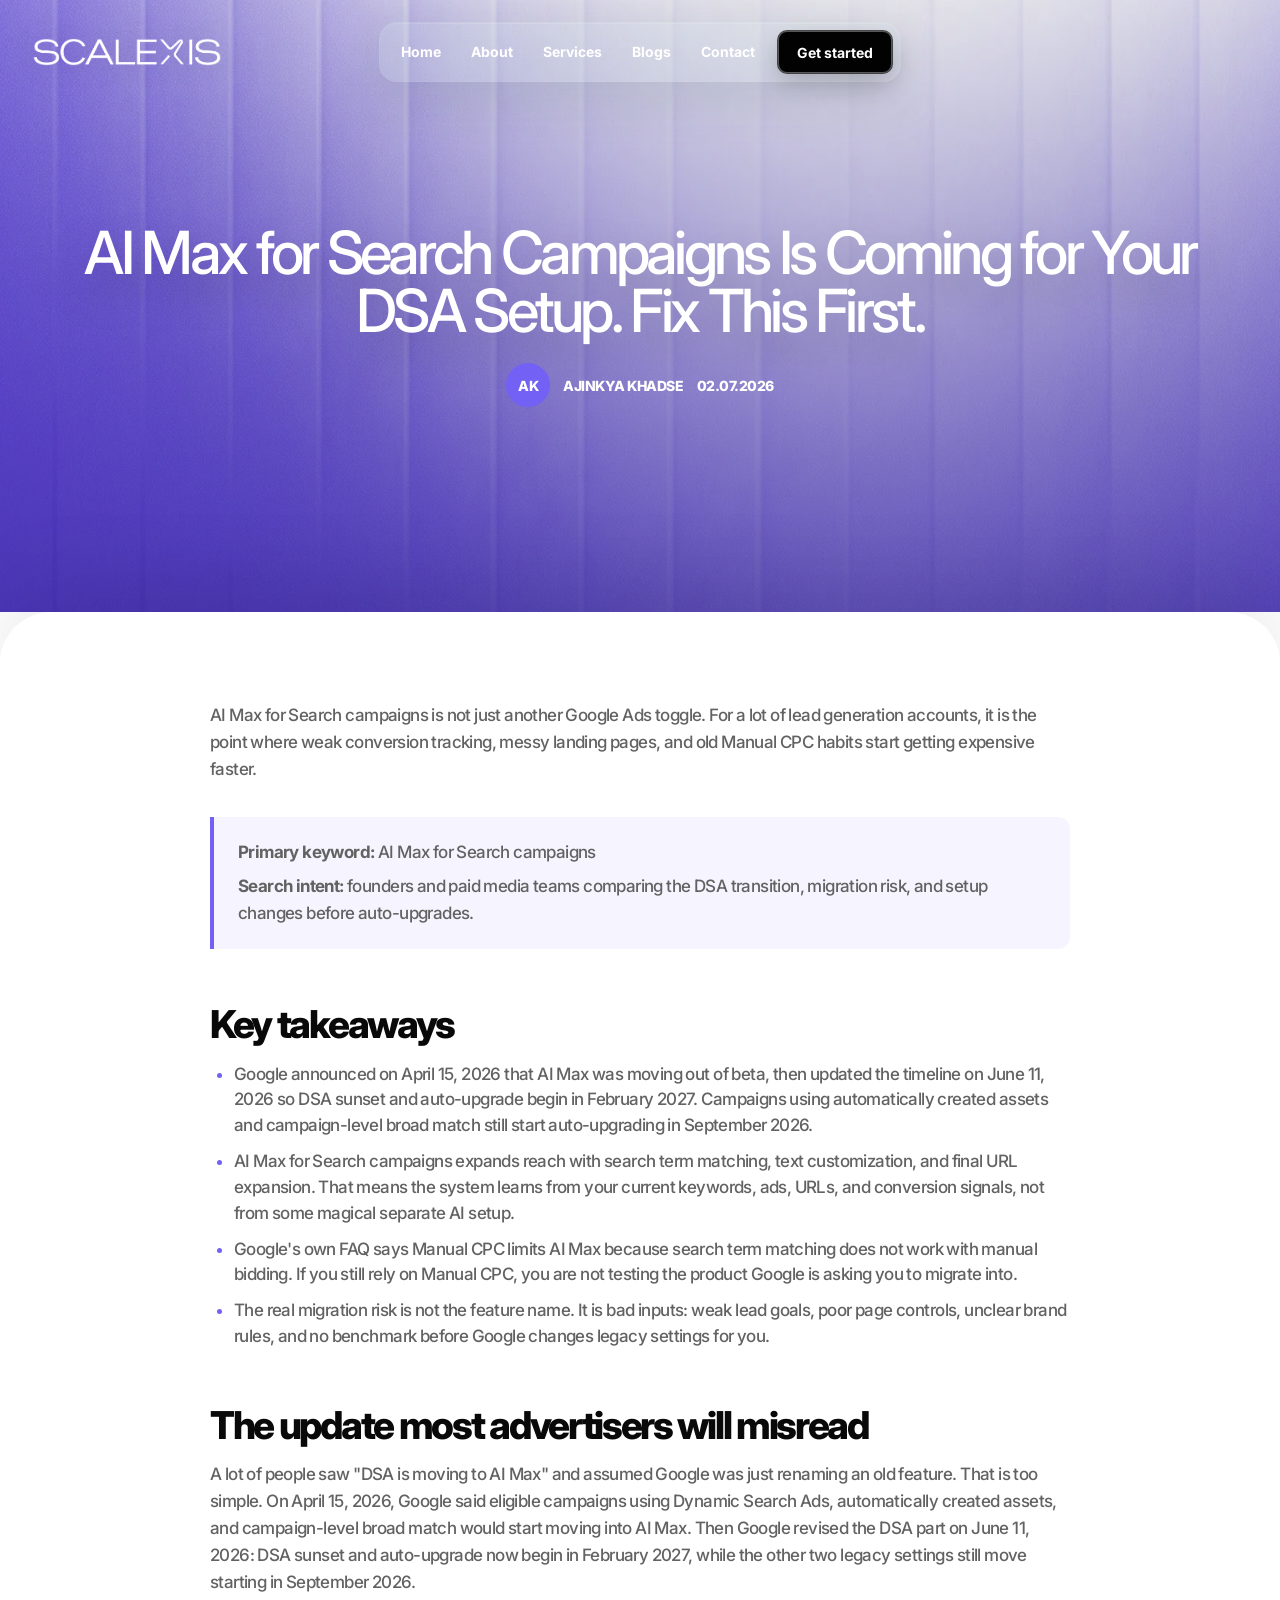
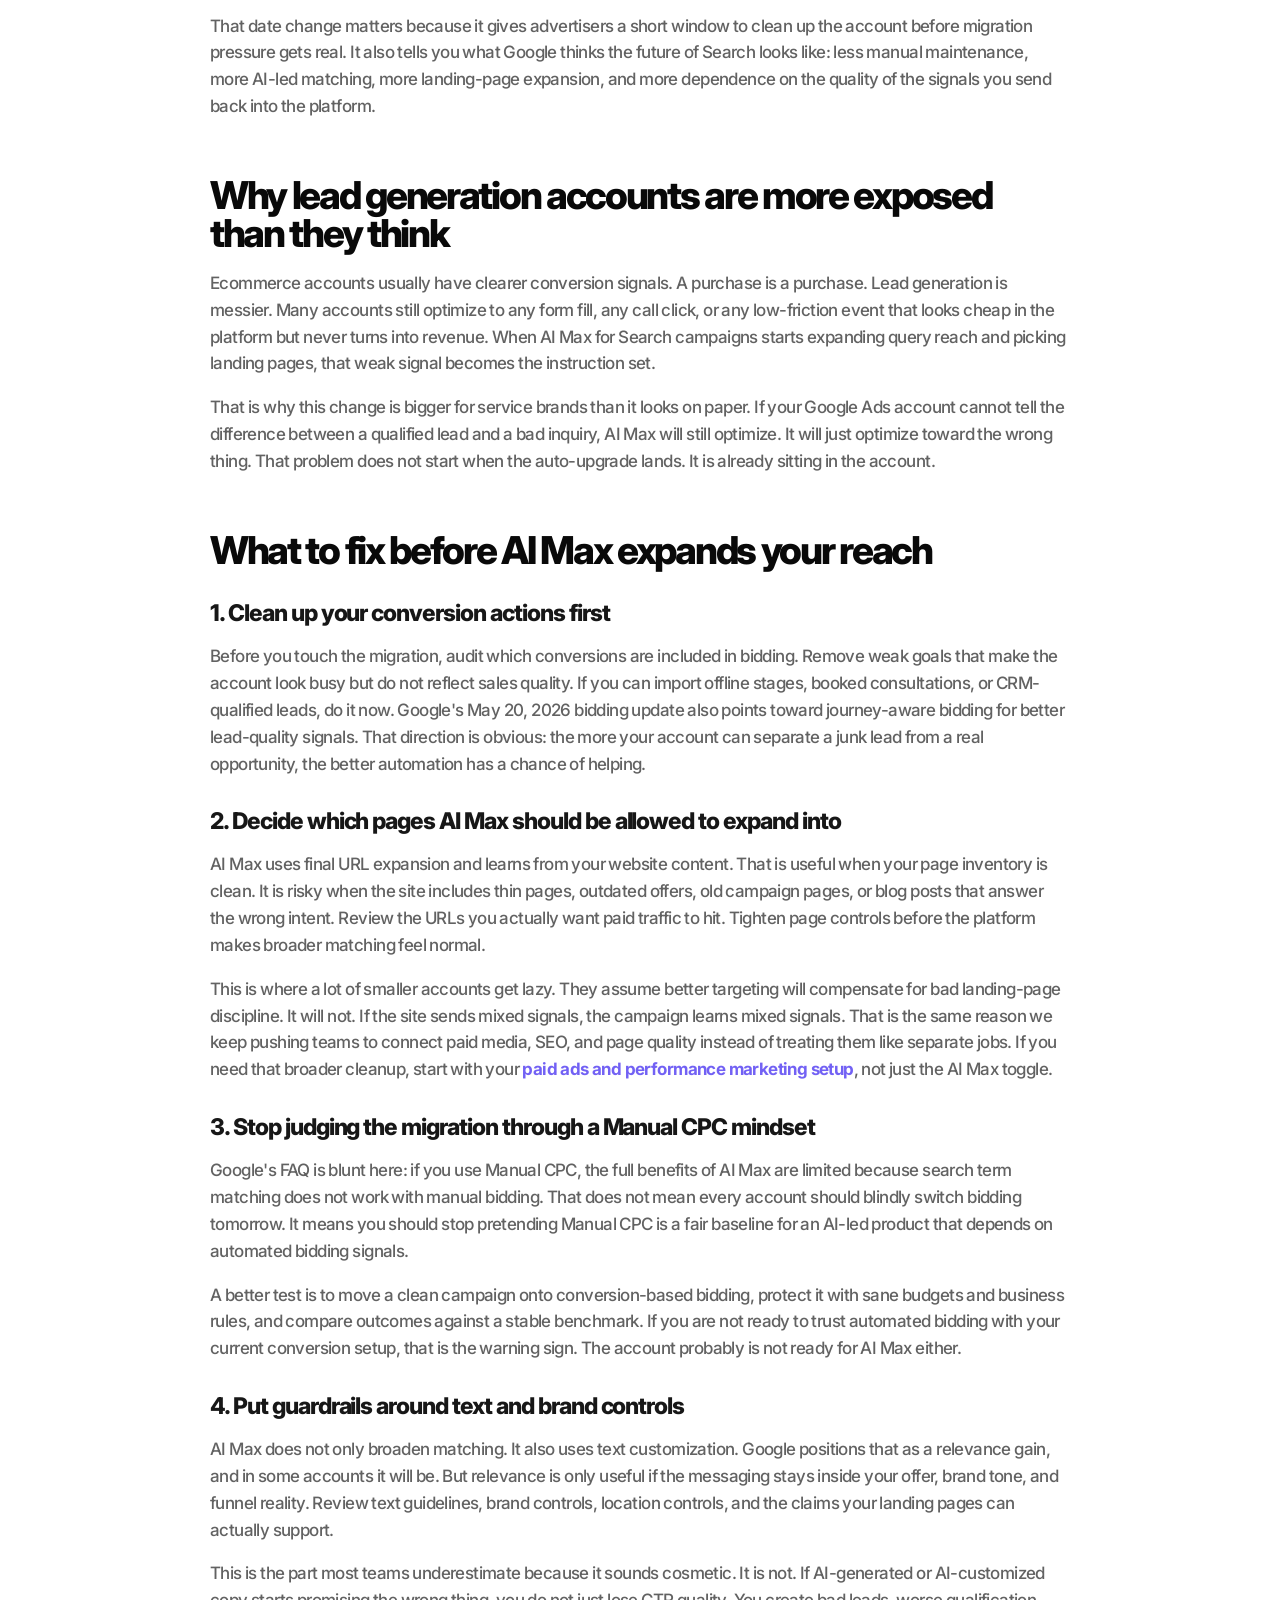
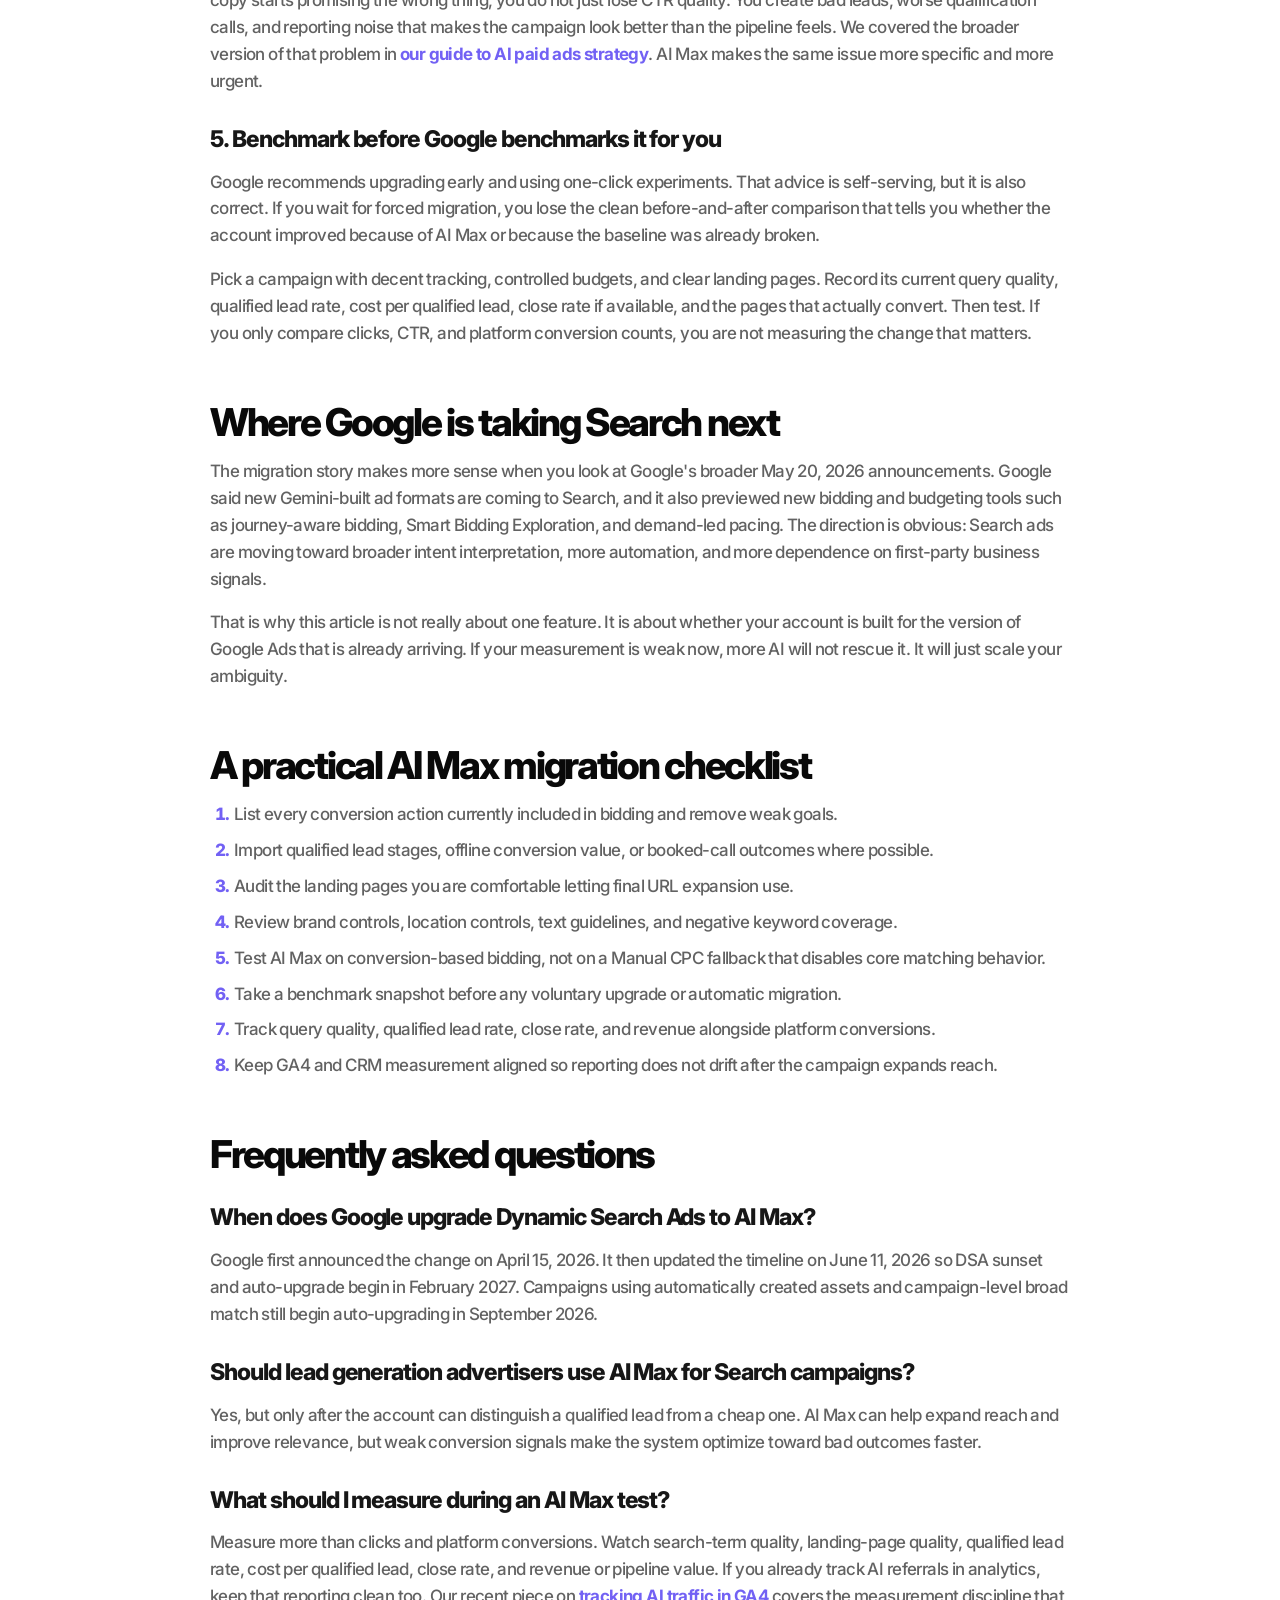
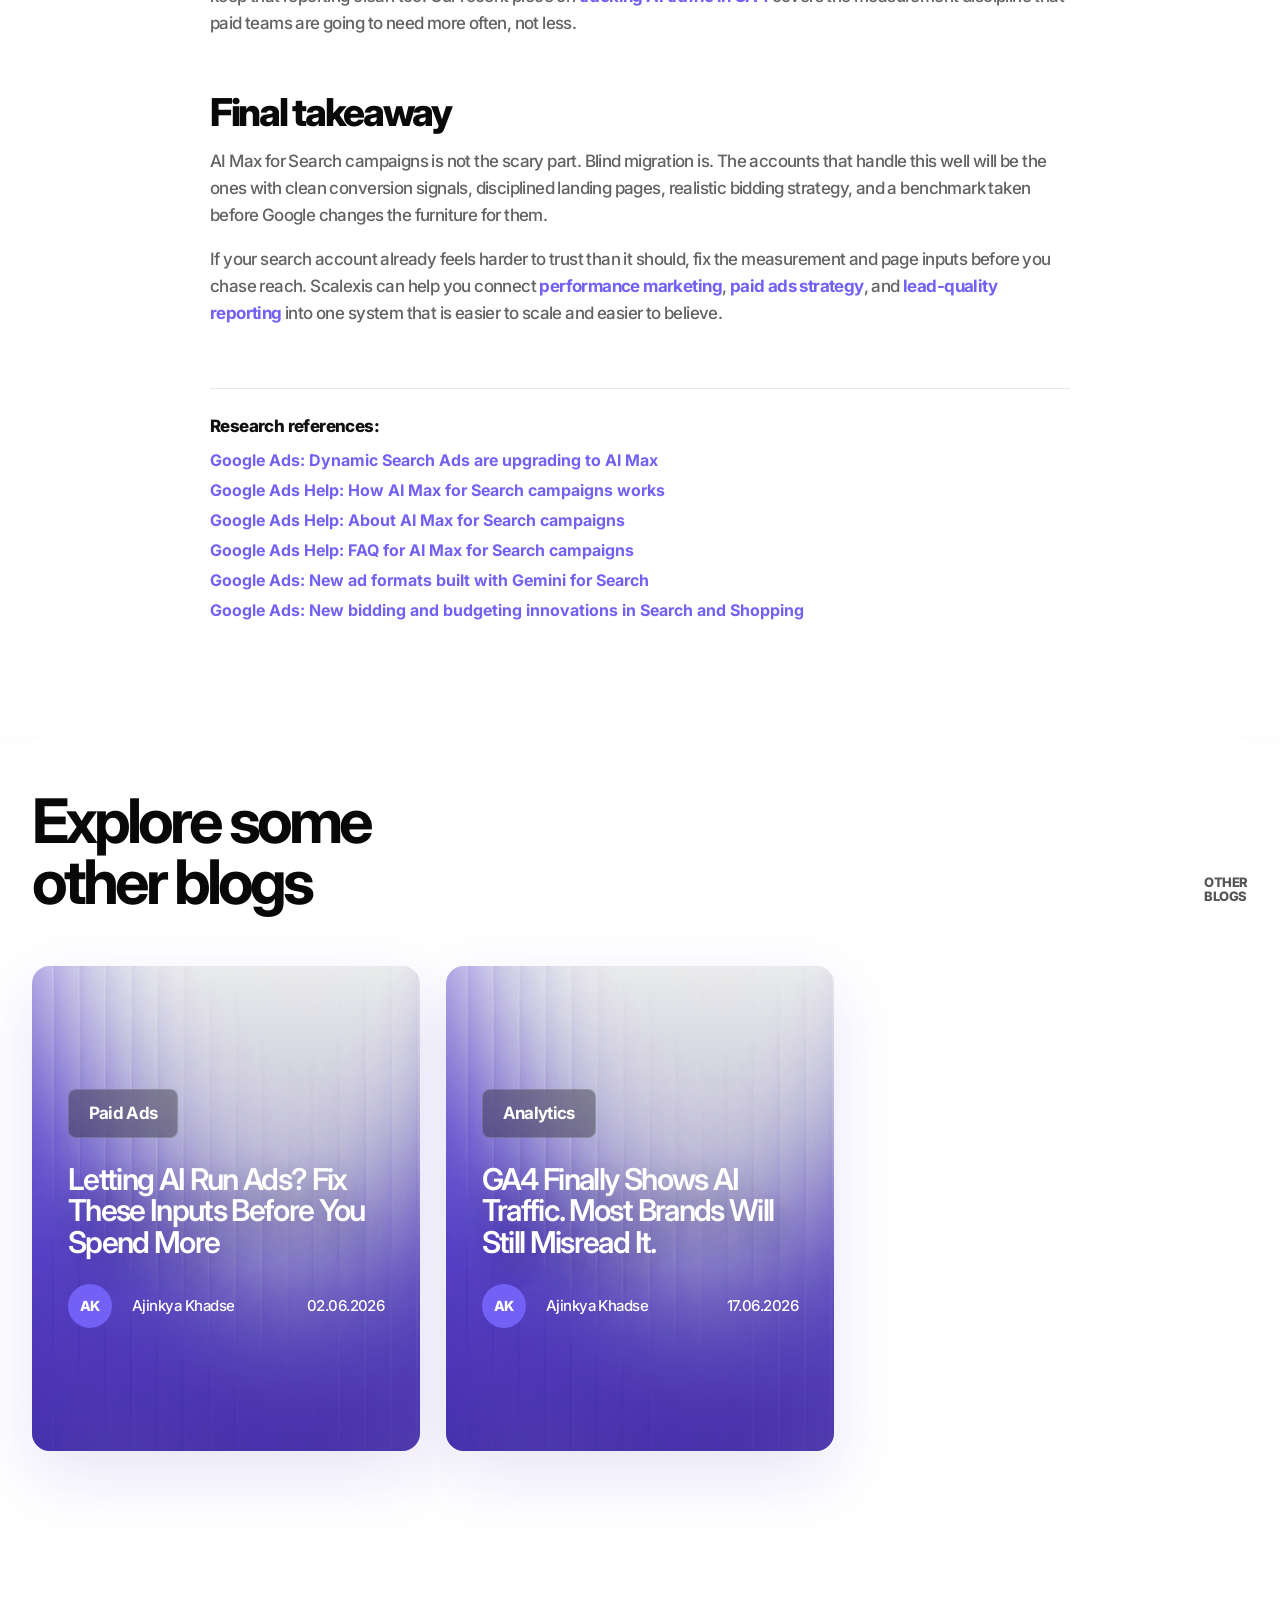
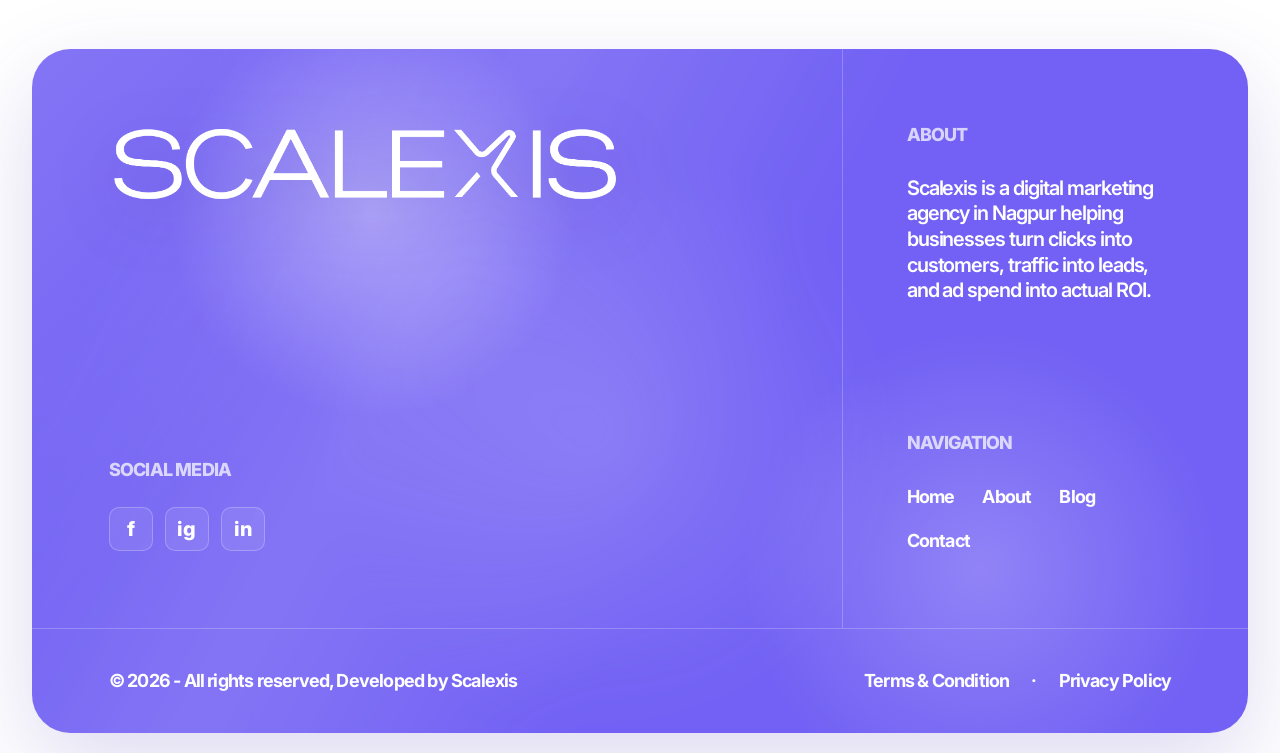
<file: blog-ai-max-search-campaigns-2026.html>
<!DOCTYPE html>
<html lang="en">
  <head>
    <!-- Google Tag Manager -->
    <script>(function(w,d,s,l,i){w[l]=w[l]||[];w[l].push({'gtm.start':
    new Date().getTime(),event:'gtm.js'});var f=d.getElementsByTagName(s)[0],
    j=d.createElement(s),dl=l!='dataLayer'?'&l='+l:'';j.async=true;j.src=
    'https://www.googletagmanager.com/gtm.js?id='+i+dl;f.parentNode.insertBefore(j,f);
    })(window,document,'script','dataLayer','GTM-M5TJSDPQ');</script>
    <!-- End Google Tag Manager -->
    <meta charset="UTF-8" />
    <meta name="viewport" content="width=device-width, initial-scale=1.0" />
    <title>AI Max for Search Campaigns: Fix This Before DSA Ends | Scalexis</title>
    <meta
      name="description"
      content="Google is moving Dynamic Search Ads into AI Max for Search campaigns. Audit conversions, bidding, and landing pages before auto-upgrades hit."
    />
    <link rel="icon" type="image/png" href="assets/scalexis-favicon.png" />
    <link rel="preconnect" href="https://fonts.googleapis.com" />
    <link rel="preconnect" href="https://fonts.gstatic.com" crossorigin />
    <link href="https://fonts.googleapis.com/css2?family=Inter:wght@400;500;600;700;800&display=swap" rel="stylesheet" />
    <link rel="stylesheet" href="styles.css?v=20260526-1" />
    <script type="application/ld+json">
      {
        "@context": "https://schema.org",
        "@type": "BlogPosting",
        "mainEntityOfPage": {
          "@type": "WebPage",
          "@id": "https://www.scalexis.in/ai-max-for-search-campaigns"
        },
        "headline": "AI Max for Search Campaigns Is Coming for Your DSA Setup. Fix This First.",
        "description": "Google is moving Dynamic Search Ads into AI Max for Search campaigns. Audit conversions, bidding, and landing pages before auto-upgrades hit.",
        "image": "https://www.scalexis.in/assets/blog-cover-template.webp",
        "datePublished": "2026-07-02",
        "dateModified": "2026-07-02",
        "author": {
          "@type": "Person",
          "name": "Ajinkya Khadse"
        },
        "publisher": {
          "@type": "Organization",
          "name": "Scalexis",
          "logo": {
            "@type": "ImageObject",
            "url": "https://www.scalexis.in/assets/scalexis-logo.png"
          }
        }
      }
    </script>
  </head>
  <body>
    <!-- Google Tag Manager (noscript) -->
    <noscript><iframe src="https://www.googletagmanager.com/ns.html?id=GTM-M5TJSDPQ"
    height="0" width="0" style="display:none;visibility:hidden"></iframe></noscript>
    <!-- End Google Tag Manager (noscript) -->
    <main class="page-shell article-page">
      <header class="site-header reveal header-reveal" data-delay="0">
        <a class="brand" href="/" aria-label="Scalexis home"><img src="assets/scalexis-logo-wordmark.png" alt="Scalexis" /></a>
        <button class="menu-toggle" type="button" aria-label="Open navigation menu" aria-controls="main-navigation" aria-expanded="false"><span></span><span></span><span></span></button>
        <nav class="main-nav" id="main-navigation" aria-label="Main navigation">
          <a href="/" class="nav-link"><span class="nav-track"><span>Home</span><span>Home</span></span></a>
          <a href="/about" class="nav-link"><span class="nav-track"><span>About</span><span>About</span></span></a>
          <a href="/services" class="nav-link"><span class="nav-track"><span>Services</span><span>Services</span></span></a>
          <a href="/blog" class="nav-link"><span class="nav-track"><span>Blogs</span><span>Blogs</span></span></a>
          <a href="/contact" class="nav-link"><span class="nav-track"><span>Contact</span><span>Contact</span></span></a>
          <a href="/form" class="nav-cta" data-consultation-trigger>Get started</a>
        </nav>
      </header>

      <article>
        <section class="article-hero" aria-labelledby="article-title">
          <div class="article-hero-media">
            <img src="assets/blog-cover-template.webp" alt="Scalexis blog cover for AI Max for Search Campaigns Is Coming for Your DSA Setup. Fix This First." srcset="assets/blog-cover-template-720.webp 720w, assets/blog-cover-template-1200.webp 1200w, assets/blog-cover-template.webp 1792w" sizes="100vw" fetchpriority="high" decoding="async" width="1792" height="2400" />
            <div class="article-hero-tint"></div>
          </div>
          <div class="article-hero-inner reveal" data-delay="140">
            <h1 id="article-title">AI Max for Search Campaigns Is Coming for Your DSA Setup. Fix This First.</h1>
            <div class="article-meta-line"><span class="blog-author-mark">AK</span>
              <span>Ajinkya Khadse</span>
              <time datetime="2026-07-02">02.07.2026</time></div>
          </div>
        </section>

        <section class="article-content-section">
          <div class="article-content-inner section-reveal">
            <p class="article-lede">
              AI Max for Search campaigns is not just another Google Ads toggle. For a lot of lead generation accounts, it is the point where weak conversion tracking, messy landing pages, and old Manual CPC habits start getting expensive faster.
            </p>

            <div class="article-summary">
              <p><strong>Primary keyword:</strong> AI Max for Search campaigns</p>
              <p><strong>Search intent:</strong> founders and paid media teams comparing the DSA transition, migration risk, and setup changes before auto-upgrades.</p>
            </div>

            <h2>Key takeaways</h2>
            <ul>
              <li>Google announced on April 15, 2026 that AI Max was moving out of beta, then updated the timeline on June 11, 2026 so DSA sunset and auto-upgrade begin in February 2027. Campaigns using automatically created assets and campaign-level broad match still start auto-upgrading in September 2026.</li>
              <li>AI Max for Search campaigns expands reach with search term matching, text customization, and final URL expansion. That means the system learns from your current keywords, ads, URLs, and conversion signals, not from some magical separate AI setup.</li>
              <li>Google's own FAQ says Manual CPC limits AI Max because search term matching does not work with manual bidding. If you still rely on Manual CPC, you are not testing the product Google is asking you to migrate into.</li>
              <li>The real migration risk is not the feature name. It is bad inputs: weak lead goals, poor page controls, unclear brand rules, and no benchmark before Google changes legacy settings for you.</li>
            </ul>

            <h2>The update most advertisers will misread</h2>
            <p>
              A lot of people saw "DSA is moving to AI Max" and assumed Google was just renaming an old feature. That is too simple. On April 15, 2026, Google said eligible campaigns using Dynamic Search Ads, automatically created assets, and campaign-level broad match would start moving into AI Max. Then Google revised the DSA part on June 11, 2026: DSA sunset and auto-upgrade now begin in February 2027, while the other two legacy settings still move starting in September 2026.
            </p>
            <p>
              That date change matters because it gives advertisers a short window to clean up the account before migration pressure gets real. It also tells you what Google thinks the future of Search looks like: less manual maintenance, more AI-led matching, more landing-page expansion, and more dependence on the quality of the signals you send back into the platform.
            </p>

            <h2>Why lead generation accounts are more exposed than they think</h2>
            <p>
              Ecommerce accounts usually have clearer conversion signals. A purchase is a purchase. Lead generation is messier. Many accounts still optimize to any form fill, any call click, or any low-friction event that looks cheap in the platform but never turns into revenue. When AI Max for Search campaigns starts expanding query reach and picking landing pages, that weak signal becomes the instruction set.
            </p>
            <p>
              That is why this change is bigger for service brands than it looks on paper. If your Google Ads account cannot tell the difference between a qualified lead and a bad inquiry, AI Max will still optimize. It will just optimize toward the wrong thing. That problem does not start when the auto-upgrade lands. It is already sitting in the account.
            </p>

            <h2>What to fix before AI Max expands your reach</h2>
            <h3>1. Clean up your conversion actions first</h3>
            <p>
              Before you touch the migration, audit which conversions are included in bidding. Remove weak goals that make the account look busy but do not reflect sales quality. If you can import offline stages, booked consultations, or CRM-qualified leads, do it now. Google's May 20, 2026 bidding update also points toward journey-aware bidding for better lead-quality signals. That direction is obvious: the more your account can separate a junk lead from a real opportunity, the better automation has a chance of helping.
            </p>

            <h3>2. Decide which pages AI Max should be allowed to expand into</h3>
            <p>
              AI Max uses final URL expansion and learns from your website content. That is useful when your page inventory is clean. It is risky when the site includes thin pages, outdated offers, old campaign pages, or blog posts that answer the wrong intent. Review the URLs you actually want paid traffic to hit. Tighten page controls before the platform makes broader matching feel normal.
            </p>
            <p>
              This is where a lot of smaller accounts get lazy. They assume better targeting will compensate for bad landing-page discipline. It will not. If the site sends mixed signals, the campaign learns mixed signals. That is the same reason we keep pushing teams to connect paid media, SEO, and page quality instead of treating them like separate jobs. If you need that broader cleanup, start with your <a href="/services">paid ads and performance marketing setup</a>, not just the AI Max toggle.
            </p>

            <h3>3. Stop judging the migration through a Manual CPC mindset</h3>
            <p>
              Google's FAQ is blunt here: if you use Manual CPC, the full benefits of AI Max are limited because search term matching does not work with manual bidding. That does not mean every account should blindly switch bidding tomorrow. It means you should stop pretending Manual CPC is a fair baseline for an AI-led product that depends on automated bidding signals.
            </p>
            <p>
              A better test is to move a clean campaign onto conversion-based bidding, protect it with sane budgets and business rules, and compare outcomes against a stable benchmark. If you are not ready to trust automated bidding with your current conversion setup, that is the warning sign. The account probably is not ready for AI Max either.
            </p>

            <h3>4. Put guardrails around text and brand controls</h3>
            <p>
              AI Max does not only broaden matching. It also uses text customization. Google positions that as a relevance gain, and in some accounts it will be. But relevance is only useful if the messaging stays inside your offer, brand tone, and funnel reality. Review text guidelines, brand controls, location controls, and the claims your landing pages can actually support.
            </p>
            <p>
              This is the part most teams underestimate because it sounds cosmetic. It is not. If AI-generated or AI-customized copy starts promising the wrong thing, you do not just lose CTR quality. You create bad leads, worse qualification calls, and reporting noise that makes the campaign look better than the pipeline feels. We covered the broader version of that problem in <a href="/letting-ai-run-ads">our guide to AI paid ads strategy</a>. AI Max makes the same issue more specific and more urgent.
            </p>

            <h3>5. Benchmark before Google benchmarks it for you</h3>
            <p>
              Google recommends upgrading early and using one-click experiments. That advice is self-serving, but it is also correct. If you wait for forced migration, you lose the clean before-and-after comparison that tells you whether the account improved because of AI Max or because the baseline was already broken.
            </p>
            <p>
              Pick a campaign with decent tracking, controlled budgets, and clear landing pages. Record its current query quality, qualified lead rate, cost per qualified lead, close rate if available, and the pages that actually convert. Then test. If you only compare clicks, CTR, and platform conversion counts, you are not measuring the change that matters.
            </p>

            <h2>Where Google is taking Search next</h2>
            <p>
              The migration story makes more sense when you look at Google's broader May 20, 2026 announcements. Google said new Gemini-built ad formats are coming to Search, and it also previewed new bidding and budgeting tools such as journey-aware bidding, Smart Bidding Exploration, and demand-led pacing. The direction is obvious: Search ads are moving toward broader intent interpretation, more automation, and more dependence on first-party business signals.
            </p>
            <p>
              That is why this article is not really about one feature. It is about whether your account is built for the version of Google Ads that is already arriving. If your measurement is weak now, more AI will not rescue it. It will just scale your ambiguity.
            </p>

            <h2>A practical AI Max migration checklist</h2>
            <ol>
              <li>List every conversion action currently included in bidding and remove weak goals.</li>
              <li>Import qualified lead stages, offline conversion value, or booked-call outcomes where possible.</li>
              <li>Audit the landing pages you are comfortable letting final URL expansion use.</li>
              <li>Review brand controls, location controls, text guidelines, and negative keyword coverage.</li>
              <li>Test AI Max on conversion-based bidding, not on a Manual CPC fallback that disables core matching behavior.</li>
              <li>Take a benchmark snapshot before any voluntary upgrade or automatic migration.</li>
              <li>Track query quality, qualified lead rate, close rate, and revenue alongside platform conversions.</li>
              <li>Keep GA4 and CRM measurement aligned so reporting does not drift after the campaign expands reach.</li>
            </ol>

            <h2>Frequently asked questions</h2>
            <h3>When does Google upgrade Dynamic Search Ads to AI Max?</h3>
            <p>
              Google first announced the change on April 15, 2026. It then updated the timeline on June 11, 2026 so DSA sunset and auto-upgrade begin in February 2027. Campaigns using automatically created assets and campaign-level broad match still begin auto-upgrading in September 2026.
            </p>

            <h3>Should lead generation advertisers use AI Max for Search campaigns?</h3>
            <p>
              Yes, but only after the account can distinguish a qualified lead from a cheap one. AI Max can help expand reach and improve relevance, but weak conversion signals make the system optimize toward bad outcomes faster.
            </p>

            <h3>What should I measure during an AI Max test?</h3>
            <p>
              Measure more than clicks and platform conversions. Watch search-term quality, landing-page quality, qualified lead rate, cost per qualified lead, close rate, and revenue or pipeline value. If you already track AI referrals in analytics, keep that reporting clean too. Our recent piece on <a href="/track-ai-traffic-in-ga4">tracking AI traffic in GA4</a> covers the measurement discipline that paid teams are going to need more often, not less.
            </p>

            <h2>Final takeaway</h2>
            <p>
              AI Max for Search campaigns is not the scary part. Blind migration is. The accounts that handle this well will be the ones with clean conversion signals, disciplined landing pages, realistic bidding strategy, and a benchmark taken before Google changes the furniture for them.
            </p>
            <p>
              If your search account already feels harder to trust than it should, fix the measurement and page inputs before you chase reach. Scalexis can help you connect <a href="/ads-clicks-no-money">performance marketing</a>, <a href="/services">paid ads strategy</a>, and <a href="/contact">lead-quality reporting</a> into one system that is easier to scale and easier to believe.
            </p>

            <div class="article-sources">
              <p>Research references:</p>
              <a href="https://blog.google/products/ads-commerce/dsa-upgrade-to-ai-max-2026/" target="_blank" rel="noopener noreferrer">Google Ads: Dynamic Search Ads are upgrading to AI Max</a>
              <a href="https://support.google.com/google-ads/answer/15910187?hl=en" target="_blank" rel="noopener noreferrer">Google Ads Help: How AI Max for Search campaigns works</a>
              <a href="https://support.google.com/google-ads/answer/15910366?hl=en" target="_blank" rel="noopener noreferrer">Google Ads Help: About AI Max for Search campaigns</a>
              <a href="https://support.google.com/google-ads/answer/15913066?hl=en" target="_blank" rel="noopener noreferrer">Google Ads Help: FAQ for AI Max for Search campaigns</a>
              <a href="https://blog.google/products/ads-commerce/google-marketing-live-search-ads/" target="_blank" rel="noopener noreferrer">Google Ads: New ad formats built with Gemini for Search</a>
              <a href="https://blog.google/products/ads-commerce/bidding-budgeting-google-marketing-live-2026/" target="_blank" rel="noopener noreferrer">Google Ads: New bidding and budgeting innovations in Search and Shopping</a>
            </div>
          </div>
        </section>
      </article>

      <section class="related-blogs-section" aria-labelledby="related-title">
        <div class="related-blogs-inner section-reveal">
          <div class="related-heading"><h2 id="related-title">Explore some<br />other blogs</h2><p>OTHER<br />BLOGS</p></div>
          <div class="blog-grid">
            <article class="blog-card">
              <a href="/letting-ai-run-ads">
                <div class="blog-image-wrap">
                  <img src="assets/blog-cover-template.webp" alt="Scalexis blog cover for Letting AI Run Ads? Fix These Inputs Before You Spend More" srcset="assets/blog-cover-template-720.webp 720w, assets/blog-cover-template-1200.webp 1200w, assets/blog-cover-template.webp 1792w" sizes="(max-width: 767px) calc(100vw - 48px), (max-width: 1199px) calc((100vw - 96px) / 2), 460px" width="1792" height="2400" loading="lazy" />
                  <div class="blog-card-overlay">
                    <span class="blog-card-tag">Paid Ads</span>
                    <h3>Letting AI Run Ads? Fix These Inputs Before You Spend More</h3>
                    <div class="blog-meta"><span class="blog-author-mark">AK</span><span>Ajinkya Khadse</span><time datetime="2026-06-02">02.06.2026</time></div>
                  </div>
                </div>
              </a>
            </article>
            <article class="blog-card">
              <a href="/track-ai-traffic-in-ga4">
                <div class="blog-image-wrap">
                  <img src="assets/blog-cover-template.webp" alt="Scalexis blog cover for GA4 Finally Shows AI Traffic. Most Brands Will Still Misread It." srcset="assets/blog-cover-template-720.webp 720w, assets/blog-cover-template-1200.webp 1200w, assets/blog-cover-template.webp 1792w" sizes="(max-width: 767px) calc(100vw - 48px), (max-width: 1199px) calc((100vw - 96px) / 2), 460px" width="1792" height="2400" loading="lazy" />
                  <div class="blog-card-overlay">
                    <span class="blog-card-tag">Analytics</span>
                    <h3>GA4 Finally Shows AI Traffic. Most Brands Will Still Misread It.</h3>
                    <div class="blog-meta"><span class="blog-author-mark">AK</span><span>Ajinkya Khadse</span><time datetime="2026-06-17">17.06.2026</time></div>
                  </div>
                </div>
              </a>
            </article>
          </div>
        </div>
      </section>

      <footer class="site-footer" aria-labelledby="footer-logo">
        <div class="footer-panel">
          <div class="footer-main">
            <div class="footer-brand-block">
              <a class="footer-logo" href="/" id="footer-logo" aria-label="Scalexis home"><img src="assets/scalexis-logo-wordmark.png" alt="Scalexis" /></a>
              <div class="footer-social"><p>SOCIAL MEDIA</p><div class="footer-social-links" aria-label="Social media links"><a href="https://www.facebook.com/scalexis.agency/" target="_blank" rel="noopener noreferrer" aria-label="Facebook">f</a><a href="https://www.instagram.com/scalexis.agency/" target="_blank" rel="noopener noreferrer" aria-label="Instagram">ig</a><a href="https://www.linkedin.com/company/scalexis-advertising-agency/" target="_blank" rel="noopener noreferrer" aria-label="LinkedIn">in</a></div></div>
            </div>
            <div class="footer-info">
              <div class="footer-about"><p class="footer-label">ABOUT</p><p>Scalexis is a digital marketing agency in Nagpur helping businesses turn clicks into customers, traffic into leads, and ad spend into actual ROI.</p></div>
              <nav class="footer-nav" aria-label="Footer navigation"><p class="footer-label">NAVIGATION</p><div class="footer-nav-links"><a href="/">Home</a><a href="/about">About</a><a href="/blog">Blog</a><a href="/contact">Contact</a></div></nav>
            </div>
          </div>
          <div class="footer-bottom"><p>&copy; 2026 - All rights reserved, Developed by Scalexis</p><div class="footer-legal" aria-label="Legal links"><a href="/terms-and-conditions">Terms &amp; Condition</a><span aria-hidden="true">&middot;</span><a href="/privacy-policy">Privacy Policy</a></div></div>
        </div>
      </footer>

      <div class="consultation-modal" id="consultation" role="dialog" aria-modal="true" aria-labelledby="consultation-title" hidden>
        <div class="consultation-backdrop" data-consultation-close></div>
        <div class="consultation-dialog">
          <section class="consultation-visual" aria-label="Scalexis growth consultation"><p class="consultation-headline">Ready to Stop Guessing and Start Growing?</p><div class="consultation-glow" aria-hidden="true"></div></section>
          <section class="consultation-form-panel">
            <button class="consultation-close" type="button" aria-label="Close consultation form" data-consultation-close><span></span><span></span></button>
            <p class="consultation-mark" aria-hidden="true">*</p><p id="consultation-title" class="consultation-title">Get Started</p>
            <form class="consultation-form" method="POST">
              <label><span>Full Name</span><input type="text" name="Full Name" autocomplete="name" required /></label>
              <label><span>Business Name</span><input type="text" name="Business Name" autocomplete="organization" required /></label>
              <label><span>Phone Number</span><input type="tel" name="Phone Number" autocomplete="tel" required /></label>
              <label><span>Email</span><input type="email" name="Email" autocomplete="email" required /></label>
              <button type="submit">1:1 Free Marketing Consultation</button>
            </form>
          </section>
        </div>
      </div>
    </main>

    <script src="script.js?v=20260519-6"></script>
  </body>
</html>
</file>
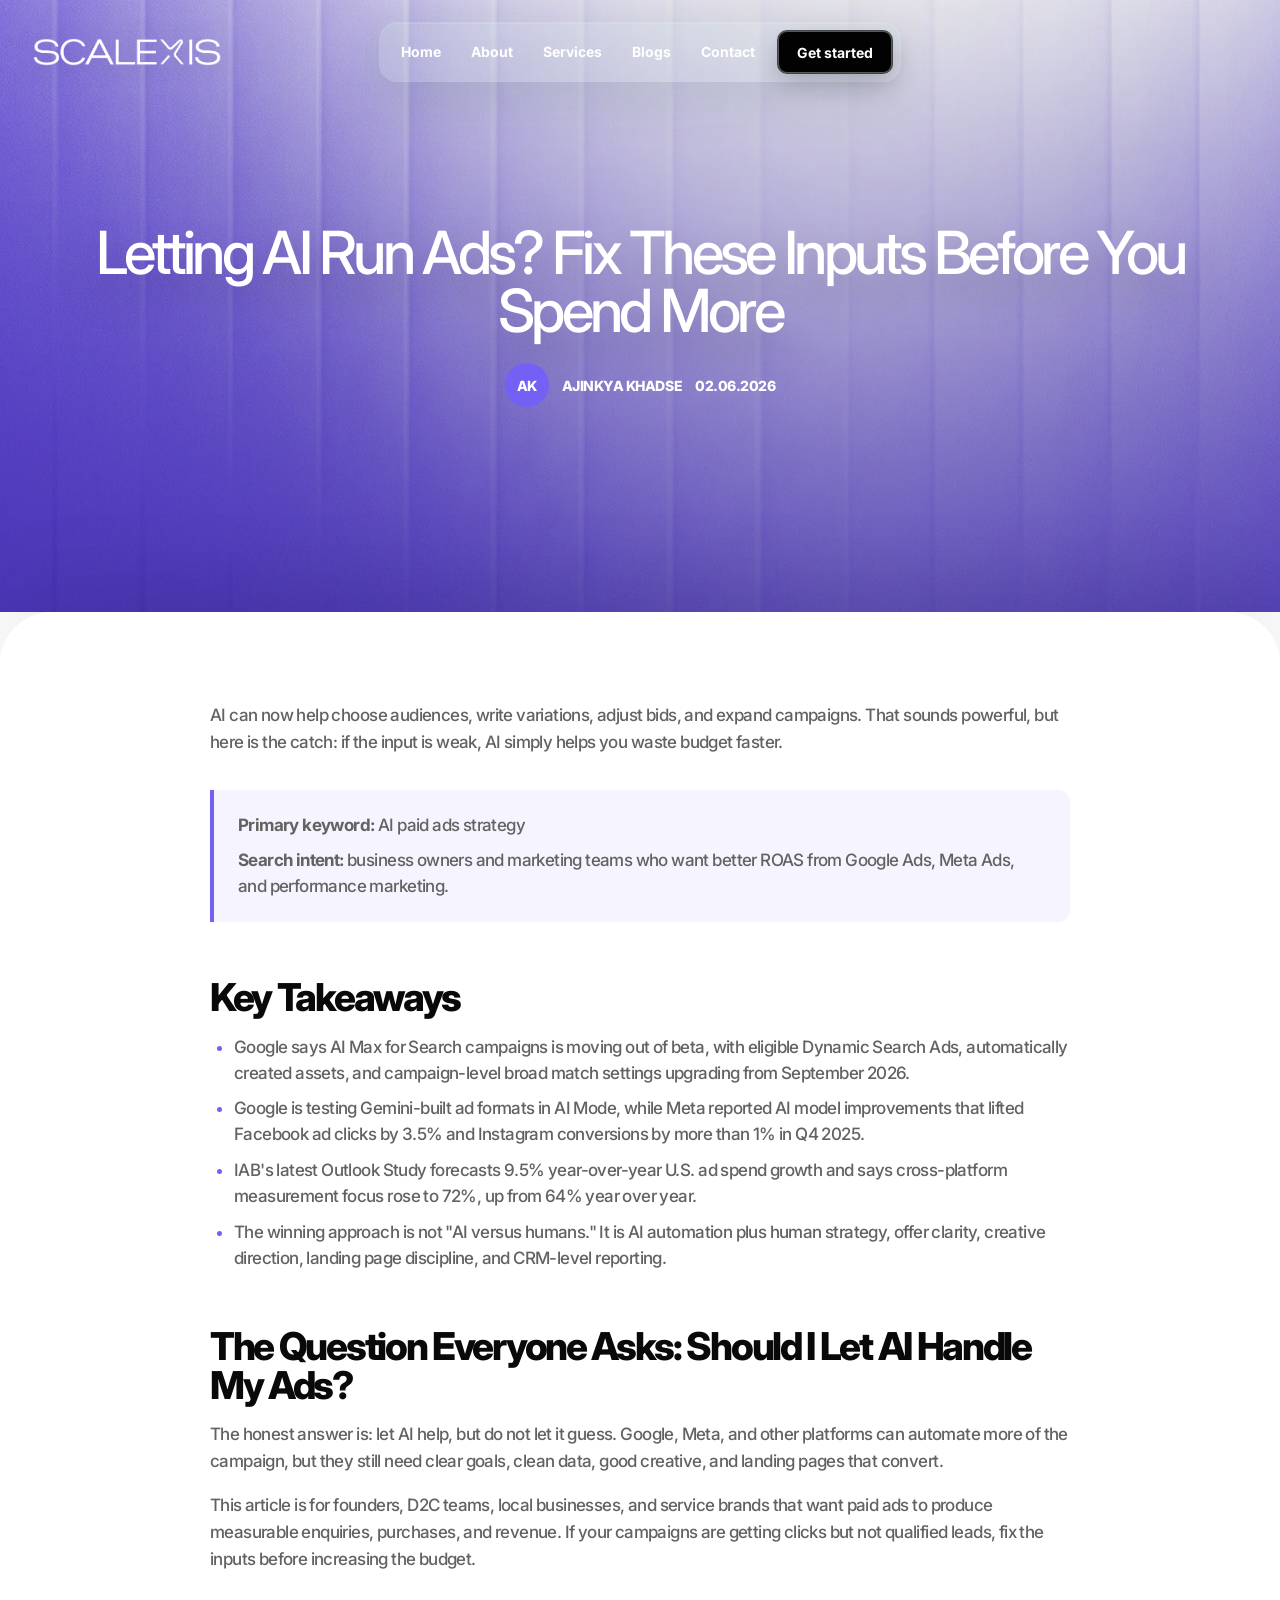
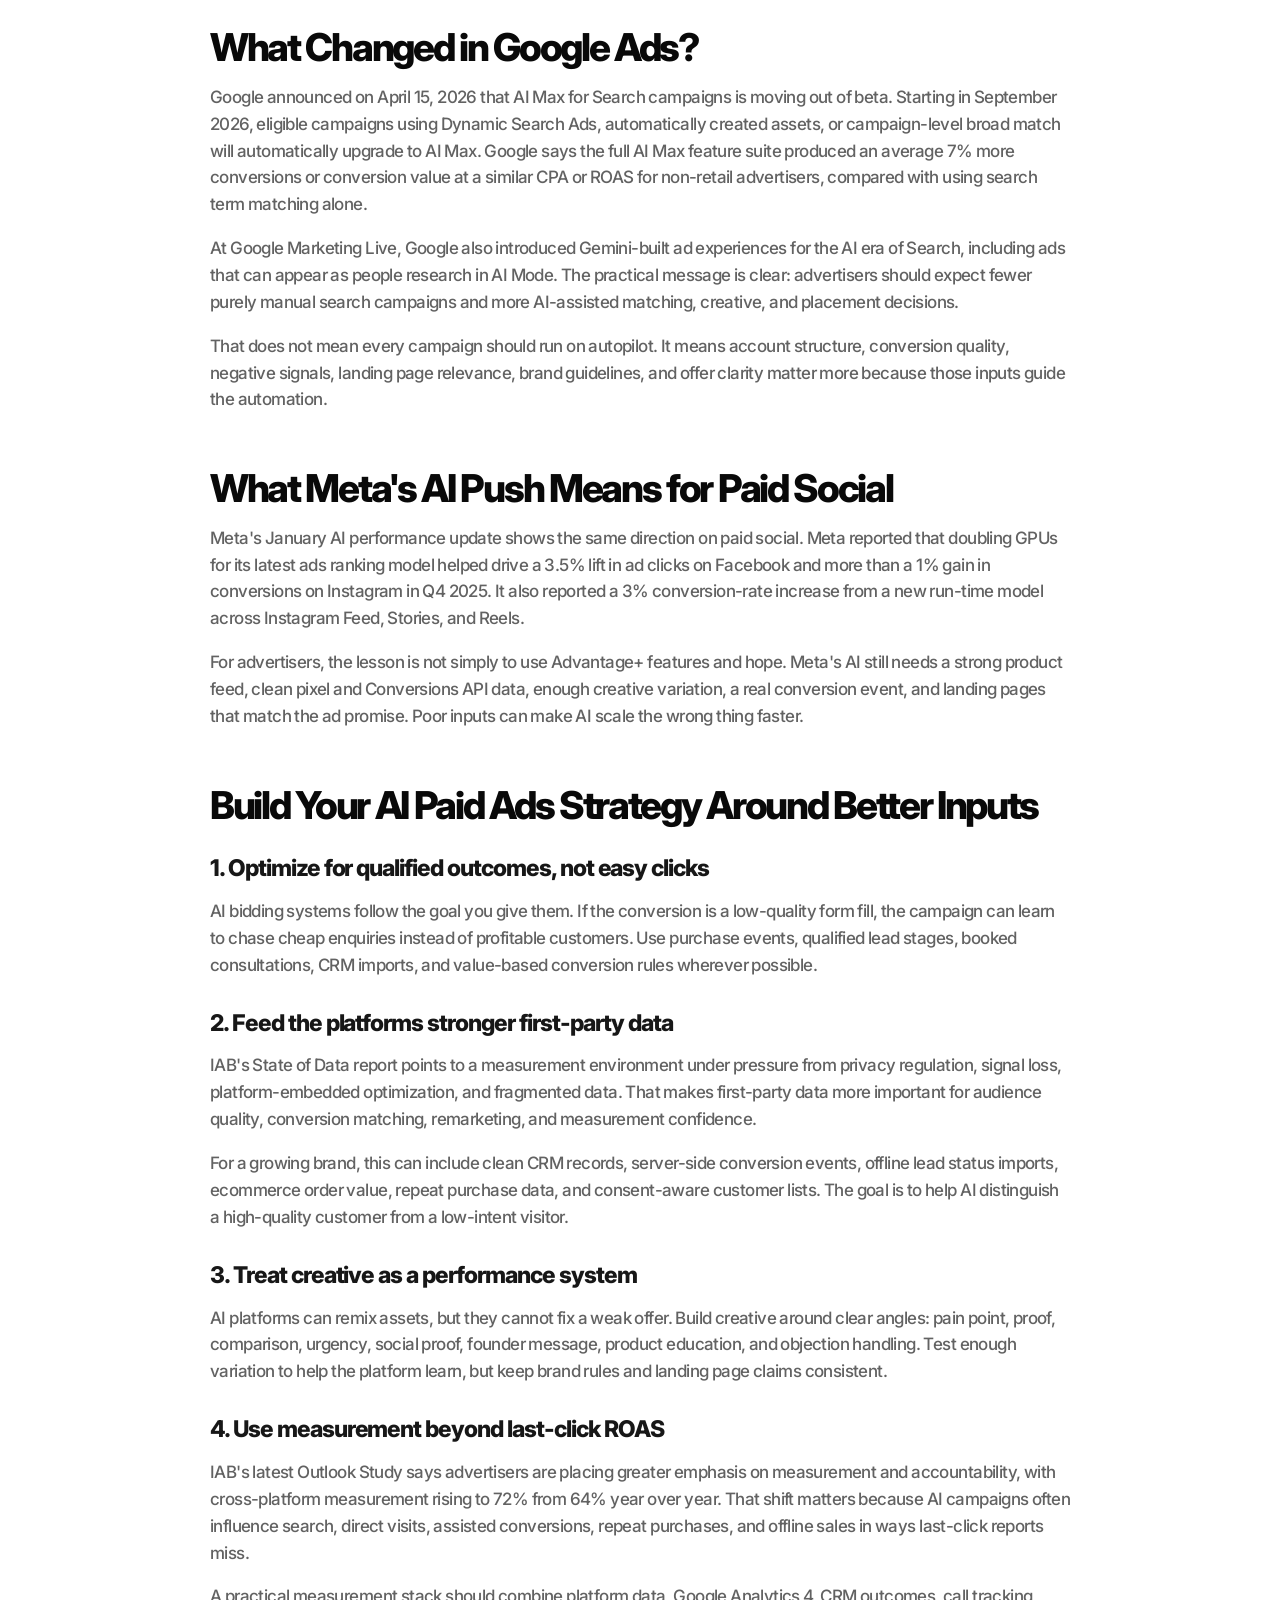
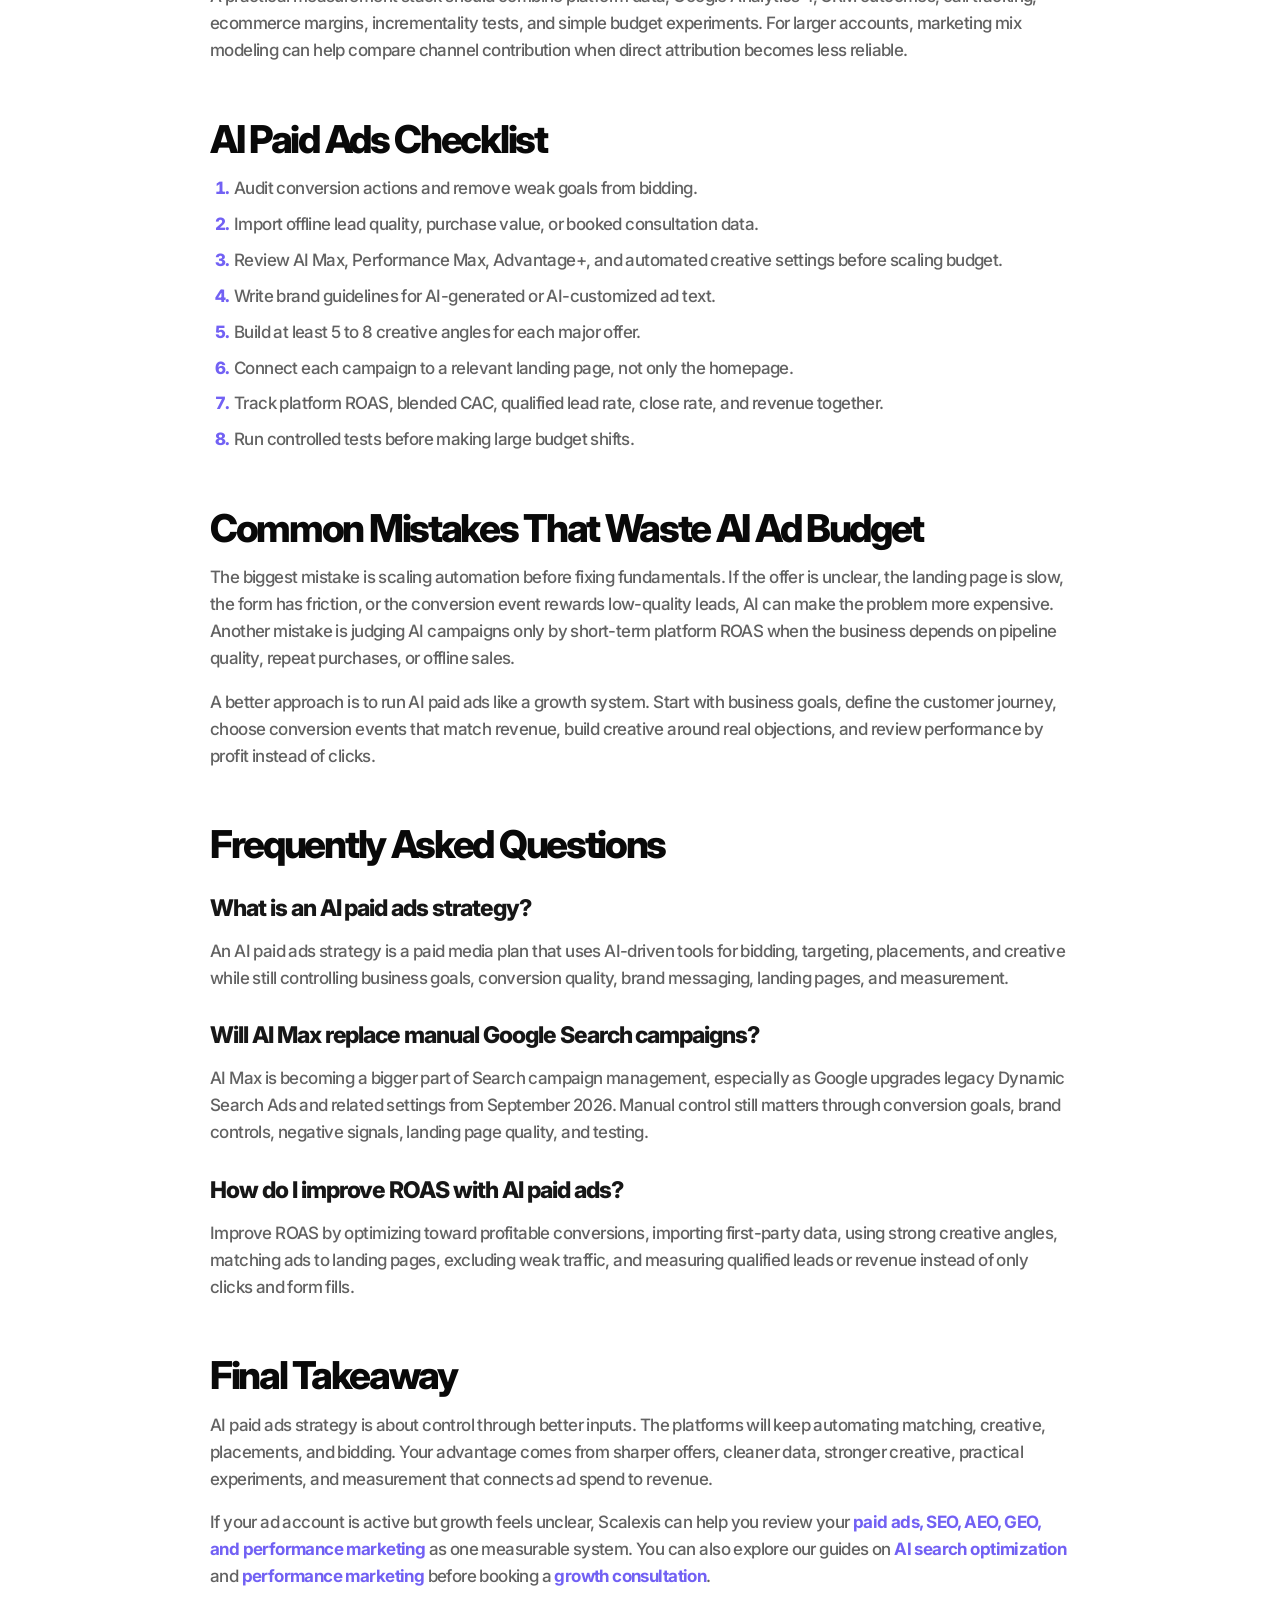
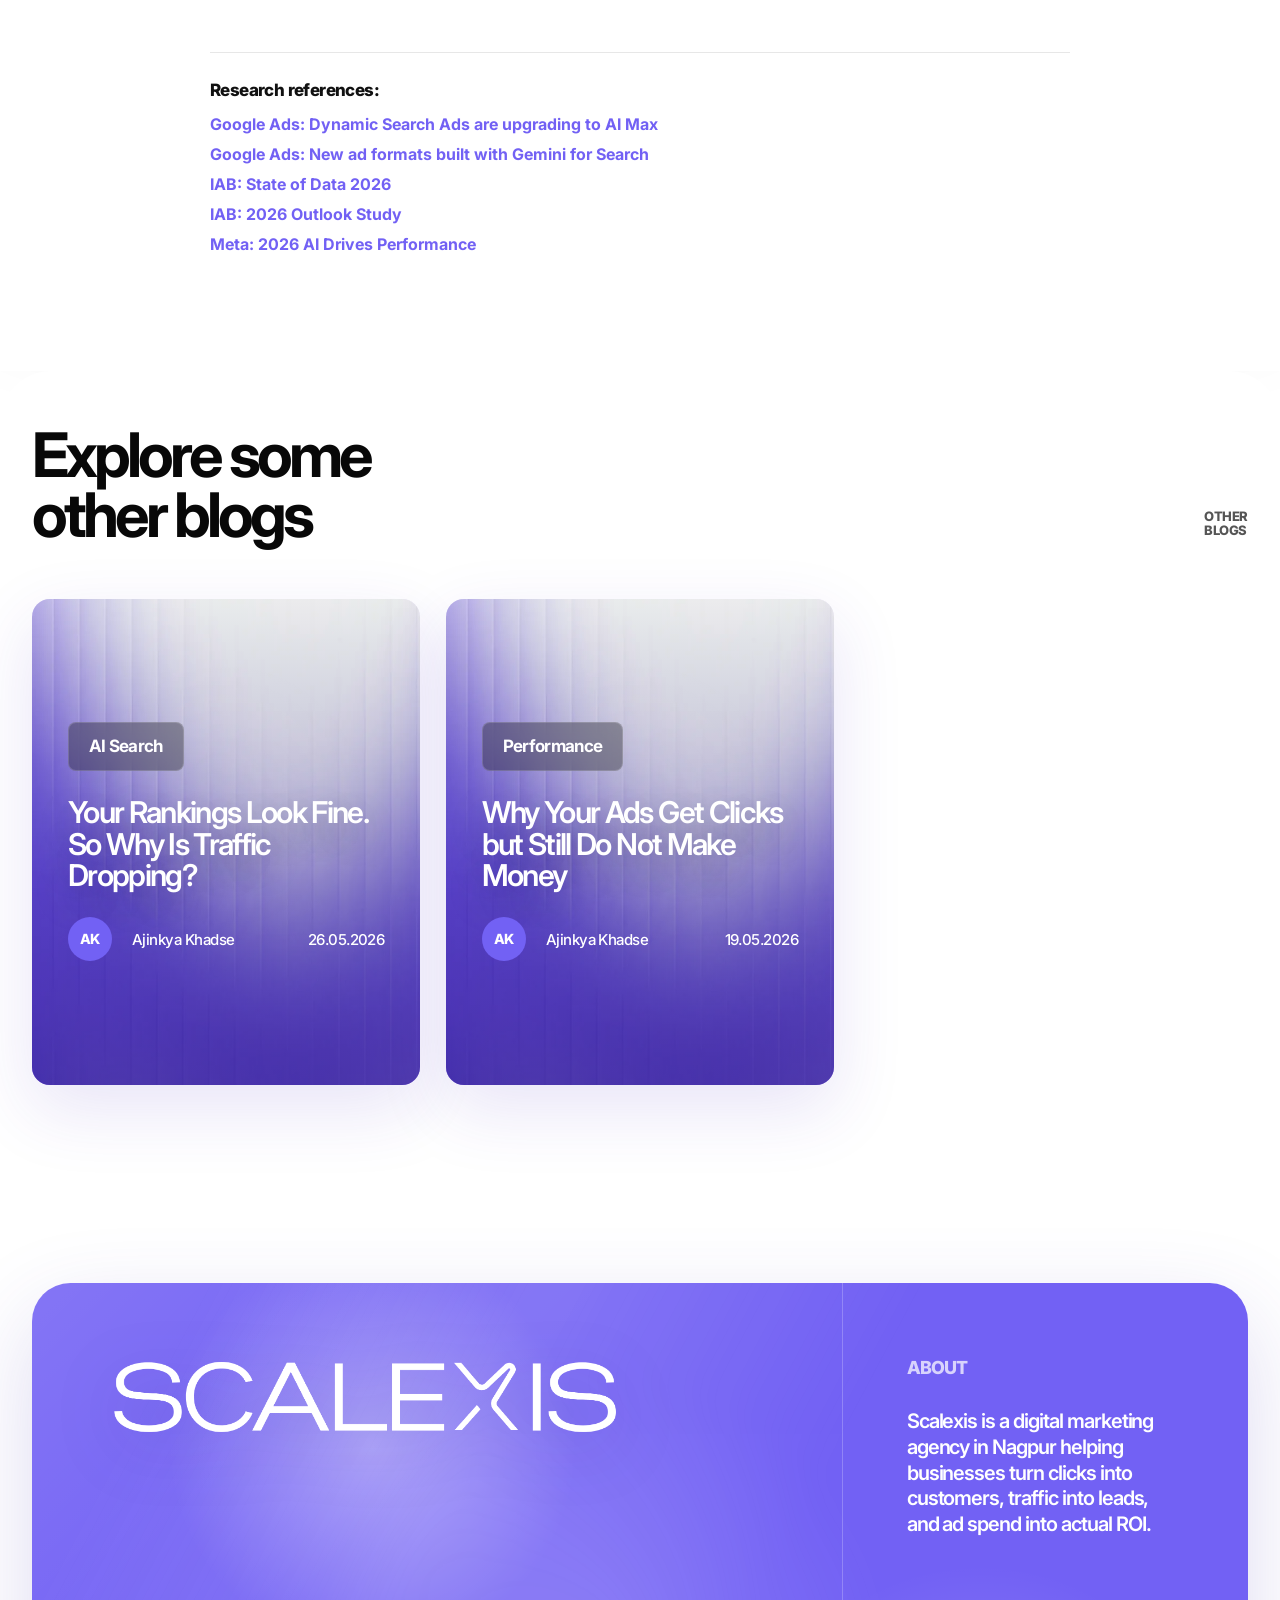
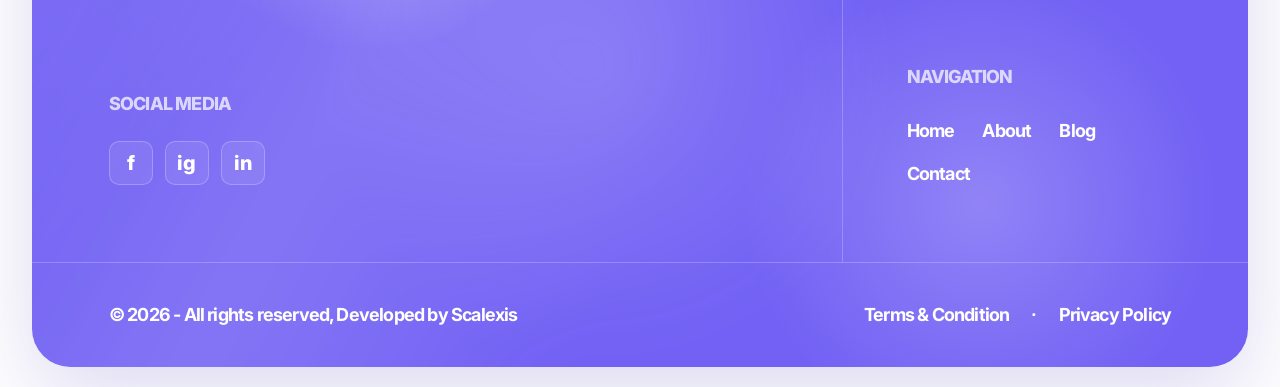
<file: blog-ai-paid-ads-strategy-2026.html>
<!DOCTYPE html>
<html lang="en">
  <head>
    <!-- Google Tag Manager -->
    <script>(function(w,d,s,l,i){w[l]=w[l]||[];w[l].push({'gtm.start':
    new Date().getTime(),event:'gtm.js'});var f=d.getElementsByTagName(s)[0],
    j=d.createElement(s),dl=l!='dataLayer'?'&l='+l:'';j.async=true;j.src=
    'https://www.googletagmanager.com/gtm.js?id='+i+dl;f.parentNode.insertBefore(j,f);
    })(window,document,'script','dataLayer','GTM-M5TJSDPQ');</script>
    <!-- End Google Tag Manager -->
    <meta charset="UTF-8" />
    <meta name="viewport" content="width=device-width, initial-scale=1.0" />
    <title>Letting AI Run Ads? Fix These Inputs Before You Spend More | Scalexis</title>
    <meta
      name="description"
      content="A practical guide to using AI in paid ads without wasting budget on weak tracking, poor creative, and low-quality leads."
    />
    <link rel="icon" type="image/png" href="assets/scalexis-favicon.png" />
    <link rel="preconnect" href="https://fonts.googleapis.com" />
    <link rel="preconnect" href="https://fonts.gstatic.com" crossorigin />
    <link href="https://fonts.googleapis.com/css2?family=Inter:wght@400;500;600;700;800&display=swap" rel="stylesheet" />
    <link rel="stylesheet" href="styles.css?v=20260526-1" />
    <script type="application/ld+json">
      {
        "@context": "https://schema.org",
        "@type": "BlogPosting",
        "headline": "Letting AI Run Ads? Fix These Inputs Before You Spend More",
        "description": "A practical guide to using AI in paid ads without wasting budget on weak tracking, poor creative, and low-quality leads.",
        "image": "https://www.scalexis.in/assets/blog-cover-template.webp",
        "datePublished": "2026-06-02",
        "dateModified": "2026-06-02",
        "author": { "@type": "Person", "name": "Ajinkya Khadse" },
        "publisher": { "@type": "Organization", "name": "Scalexis" }
      }
    </script>
  </head>
  <body>
    <!-- Google Tag Manager (noscript) -->
    <noscript><iframe src="https://www.googletagmanager.com/ns.html?id=GTM-M5TJSDPQ"
    height="0" width="0" style="display:none;visibility:hidden"></iframe></noscript>
    <!-- End Google Tag Manager (noscript) -->
    <main class="page-shell article-page">
      <header class="site-header reveal header-reveal" data-delay="0">
        <a class="brand" href="/" aria-label="Scalexis home"><img src="assets/scalexis-logo-wordmark.png" alt="Scalexis" /></a>
        <button class="menu-toggle" type="button" aria-label="Open navigation menu" aria-controls="main-navigation" aria-expanded="false"><span></span><span></span><span></span></button>
        <nav class="main-nav" id="main-navigation" aria-label="Main navigation">
          <a href="/" class="nav-link"><span class="nav-track"><span>Home</span><span>Home</span></span></a>
          <a href="/about" class="nav-link"><span class="nav-track"><span>About</span><span>About</span></span></a>
          <a href="/services" class="nav-link"><span class="nav-track"><span>Services</span><span>Services</span></span></a>
          <a href="/blog" class="nav-link"><span class="nav-track"><span>Blogs</span><span>Blogs</span></span></a>
          <a href="/contact" class="nav-link"><span class="nav-track"><span>Contact</span><span>Contact</span></span></a>
          <a href="/form" class="nav-cta" data-consultation-trigger>Get started</a>
        </nav>
      </header>

      <article>
        <section class="article-hero" aria-labelledby="article-title">
          <div class="article-hero-media">
            <img src="assets/blog-cover-template.webp" alt="Scalexis blog cover for Letting AI Run Ads? Fix These Inputs Before You Spend More" srcset="assets/blog-cover-template-720.webp 720w, assets/blog-cover-template-1200.webp 1200w, assets/blog-cover-template.webp 1792w" sizes="100vw" fetchpriority="high" decoding="async" width="1792" height="2400" />
            <div class="article-hero-tint"></div>
          </div>
          <div class="article-hero-inner reveal" data-delay="140">
            <h1 id="article-title">Letting AI Run Ads? Fix These Inputs Before You Spend More</h1>
            <div class="article-meta-line"><span class="blog-author-mark">AK</span>
              <span>Ajinkya Khadse</span>
              <time datetime="2026-06-02">02.06.2026</time></div>
          </div>
        </section>

        <section class="article-content-section">
          <div class="article-content-inner section-reveal">
            <p class="article-lede">
              AI can now help choose audiences, write variations, adjust bids, and expand campaigns. That sounds powerful, but here is the catch: if the input is weak, AI simply helps you waste budget faster.
            </p>

            <div class="article-summary">
              <p><strong>Primary keyword:</strong> AI paid ads strategy</p>
              <p><strong>Search intent:</strong> business owners and marketing teams who want better ROAS from Google Ads, Meta Ads, and performance marketing.</p>
            </div>

            <h2>Key Takeaways</h2>
            <ul>
              <li>Google says AI Max for Search campaigns is moving out of beta, with eligible Dynamic Search Ads, automatically created assets, and campaign-level broad match settings upgrading from September 2026.</li>
              <li>Google is testing Gemini-built ad formats in AI Mode, while Meta reported AI model improvements that lifted Facebook ad clicks by 3.5% and Instagram conversions by more than 1% in Q4 2025.</li>
              <li>IAB's latest Outlook Study forecasts 9.5% year-over-year U.S. ad spend growth and says cross-platform measurement focus rose to 72%, up from 64% year over year.</li>
              <li>The winning approach is not "AI versus humans." It is AI automation plus human strategy, offer clarity, creative direction, landing page discipline, and CRM-level reporting.</li>
            </ul>

            <h2>The Question Everyone Asks: Should I Let AI Handle My Ads?</h2>
            <p>
              The honest answer is: let AI help, but do not let it guess. Google, Meta, and other platforms can automate more of the campaign, but they still need clear goals, clean data, good creative, and landing pages that convert.
            </p>
            <p>
              This article is for founders, D2C teams, local businesses, and service brands that want paid ads to produce measurable enquiries, purchases, and revenue. If your campaigns are getting clicks but not qualified leads, fix the inputs before increasing the budget.
            </p>

            <h2>What Changed in Google Ads?</h2>
            <p>
              Google announced on April 15, 2026 that AI Max for Search campaigns is moving out of beta. Starting in September 2026, eligible campaigns using Dynamic Search Ads, automatically created assets, or campaign-level broad match will automatically upgrade to AI Max. Google says the full AI Max feature suite produced an average 7% more conversions or conversion value at a similar CPA or ROAS for non-retail advertisers, compared with using search term matching alone.
            </p>
            <p>
              At Google Marketing Live, Google also introduced Gemini-built ad experiences for the AI era of Search, including ads that can appear as people research in AI Mode. The practical message is clear: advertisers should expect fewer purely manual search campaigns and more AI-assisted matching, creative, and placement decisions.
            </p>
            <p>
              That does not mean every campaign should run on autopilot. It means account structure, conversion quality, negative signals, landing page relevance, brand guidelines, and offer clarity matter more because those inputs guide the automation.
            </p>

            <h2>What Meta's AI Push Means for Paid Social</h2>
            <p>
              Meta's January AI performance update shows the same direction on paid social. Meta reported that doubling GPUs for its latest ads ranking model helped drive a 3.5% lift in ad clicks on Facebook and more than a 1% gain in conversions on Instagram in Q4 2025. It also reported a 3% conversion-rate increase from a new run-time model across Instagram Feed, Stories, and Reels.
            </p>
            <p>
              For advertisers, the lesson is not simply to use Advantage+ features and hope. Meta's AI still needs a strong product feed, clean pixel and Conversions API data, enough creative variation, a real conversion event, and landing pages that match the ad promise. Poor inputs can make AI scale the wrong thing faster.
            </p>

            <h2>Build Your AI Paid Ads Strategy Around Better Inputs</h2>
            <h3>1. Optimize for qualified outcomes, not easy clicks</h3>
            <p>
              AI bidding systems follow the goal you give them. If the conversion is a low-quality form fill, the campaign can learn to chase cheap enquiries instead of profitable customers. Use purchase events, qualified lead stages, booked consultations, CRM imports, and value-based conversion rules wherever possible.
            </p>

            <h3>2. Feed the platforms stronger first-party data</h3>
            <p>
              IAB's State of Data report points to a measurement environment under pressure from privacy regulation, signal loss, platform-embedded optimization, and fragmented data. That makes first-party data more important for audience quality, conversion matching, remarketing, and measurement confidence.
            </p>
            <p>
              For a growing brand, this can include clean CRM records, server-side conversion events, offline lead status imports, ecommerce order value, repeat purchase data, and consent-aware customer lists. The goal is to help AI distinguish a high-quality customer from a low-intent visitor.
            </p>

            <h3>3. Treat creative as a performance system</h3>
            <p>
              AI platforms can remix assets, but they cannot fix a weak offer. Build creative around clear angles: pain point, proof, comparison, urgency, social proof, founder message, product education, and objection handling. Test enough variation to help the platform learn, but keep brand rules and landing page claims consistent.
            </p>

            <h3>4. Use measurement beyond last-click ROAS</h3>
            <p>
              IAB's latest Outlook Study says advertisers are placing greater emphasis on measurement and accountability, with cross-platform measurement rising to 72% from 64% year over year. That shift matters because AI campaigns often influence search, direct visits, assisted conversions, repeat purchases, and offline sales in ways last-click reports miss.
            </p>
            <p>
              A practical measurement stack should combine platform data, Google Analytics 4, CRM outcomes, call tracking, ecommerce margins, incrementality tests, and simple budget experiments. For larger accounts, marketing mix modeling can help compare channel contribution when direct attribution becomes less reliable.
            </p>

            <h2>AI Paid Ads Checklist</h2>
            <ol>
              <li>Audit conversion actions and remove weak goals from bidding.</li>
              <li>Import offline lead quality, purchase value, or booked consultation data.</li>
              <li>Review AI Max, Performance Max, Advantage+, and automated creative settings before scaling budget.</li>
              <li>Write brand guidelines for AI-generated or AI-customized ad text.</li>
              <li>Build at least 5 to 8 creative angles for each major offer.</li>
              <li>Connect each campaign to a relevant landing page, not only the homepage.</li>
              <li>Track platform ROAS, blended CAC, qualified lead rate, close rate, and revenue together.</li>
              <li>Run controlled tests before making large budget shifts.</li>
            </ol>

            <h2>Common Mistakes That Waste AI Ad Budget</h2>
            <p>
              The biggest mistake is scaling automation before fixing fundamentals. If the offer is unclear, the landing page is slow, the form has friction, or the conversion event rewards low-quality leads, AI can make the problem more expensive. Another mistake is judging AI campaigns only by short-term platform ROAS when the business depends on pipeline quality, repeat purchases, or offline sales.
            </p>
            <p>
              A better approach is to run AI paid ads like a growth system. Start with business goals, define the customer journey, choose conversion events that match revenue, build creative around real objections, and review performance by profit instead of clicks.
            </p>

            <h2>Frequently Asked Questions</h2>
            <h3>What is an AI paid ads strategy?</h3>
            <p>
              An AI paid ads strategy is a paid media plan that uses AI-driven tools for bidding, targeting, placements, and creative while still controlling business goals, conversion quality, brand messaging, landing pages, and measurement.
            </p>

            <h3>Will AI Max replace manual Google Search campaigns?</h3>
            <p>
              AI Max is becoming a bigger part of Search campaign management, especially as Google upgrades legacy Dynamic Search Ads and related settings from September 2026. Manual control still matters through conversion goals, brand controls, negative signals, landing page quality, and testing.
            </p>

            <h3>How do I improve ROAS with AI paid ads?</h3>
            <p>
              Improve ROAS by optimizing toward profitable conversions, importing first-party data, using strong creative angles, matching ads to landing pages, excluding weak traffic, and measuring qualified leads or revenue instead of only clicks and form fills.
            </p>

            <h2>Final Takeaway</h2>
            <p>
              AI paid ads strategy is about control through better inputs. The platforms will keep automating matching, creative, placements, and bidding. Your advantage comes from sharper offers, cleaner data, stronger creative, practical experiments, and measurement that connects ad spend to revenue.
            </p>
            <p>
              If your ad account is active but growth feels unclear, Scalexis can help you review your <a href="/services">paid ads, SEO, AEO, GEO, and performance marketing</a> as one measurable system. You can also explore our guides on <a href="/why-traffic-is-dropping">AI search optimization</a> and <a href="/ads-clicks-no-money">performance marketing</a> before booking a <a href="/contact">growth consultation</a>.
            </p>

            <div class="article-sources">
              <p>Research references:</p>
              <a href="https://blog.google/products/ads-commerce/dsa-upgrade-to-ai-max-2026/" target="_blank" rel="noopener noreferrer">Google Ads: Dynamic Search Ads are upgrading to AI Max</a>
              <a href="https://blog.google/products/ads-commerce/google-marketing-live-search-ads/" target="_blank" rel="noopener noreferrer">Google Ads: New ad formats built with Gemini for Search</a>
              <a href="https://www.iab.com/insights/2026-state-of-data-report/" target="_blank" rel="noopener noreferrer">IAB: State of Data 2026</a>
              <a href="https://www.iab.com/news/outlook-study-forecasts-9-5-growth-in-u-s-ad-spend/" target="_blank" rel="noopener noreferrer">IAB: 2026 Outlook Study</a>
              <a href="https://about.fb.com/news/2026/01/2026-ai-drives-performance/" target="_blank" rel="noopener noreferrer">Meta: 2026 AI Drives Performance</a>
            </div>
          </div>
        </section>
      </article>

      <section class="related-blogs-section" aria-labelledby="related-title">
        <div class="related-blogs-inner section-reveal">
          <div class="related-heading"><h2 id="related-title">Explore some<br />other blogs</h2><p>OTHER<br />BLOGS</p></div>
          <div class="blog-grid">
            <article class="blog-card">
              <a href="/why-traffic-is-dropping">
                <div class="blog-image-wrap">
                  <img src="assets/blog-cover-template.webp" alt="Scalexis blog cover for Your Rankings Look Fine. So Why Is Traffic Dropping?" srcset="assets/blog-cover-template-720.webp 720w, assets/blog-cover-template-1200.webp 1200w, assets/blog-cover-template.webp 1792w" sizes="(max-width: 767px) calc(100vw - 48px), (max-width: 1199px) calc((100vw - 96px) / 2), 460px" width="1792" height="2400" loading="lazy" />
                  <div class="blog-card-overlay">
                    <span class="blog-card-tag">AI Search</span>
                    <h3>Your Rankings Look Fine. So Why Is Traffic Dropping?</h3>
                    <div class="blog-meta"><span class="blog-author-mark">AK</span><span>Ajinkya Khadse</span><time datetime="2026-05-26">26.05.2026</time></div>
                  </div>
                </div>
              </a>
            </article>
            <article class="blog-card">
              <a href="/ads-clicks-no-money">
                <div class="blog-image-wrap">
                  <img src="assets/blog-cover-template.webp" alt="Scalexis blog cover for Why Your Ads Get Clicks but Still Do Not Make Money" srcset="assets/blog-cover-template-720.webp 720w, assets/blog-cover-template-1200.webp 1200w, assets/blog-cover-template.webp 1792w" sizes="(max-width: 767px) calc(100vw - 48px), (max-width: 1199px) calc((100vw - 96px) / 2), 460px" width="1792" height="2400" loading="lazy" />
                  <div class="blog-card-overlay">
                    <span class="blog-card-tag">Performance</span>
                    <h3>Why Your Ads Get Clicks but Still Do Not Make Money</h3>
                    <div class="blog-meta"><span class="blog-author-mark">AK</span><span>Ajinkya Khadse</span><time datetime="2026-05-19">19.05.2026</time></div>
                  </div>
                </div>
              </a>
            </article>
          </div>
        </div>
      </section>

      <footer class="site-footer" aria-labelledby="footer-logo">
        <div class="footer-panel">
          <div class="footer-main">
            <div class="footer-brand-block">
              <a class="footer-logo" href="/" id="footer-logo" aria-label="Scalexis home"><img src="assets/scalexis-logo-wordmark.png" alt="Scalexis" /></a>
              <div class="footer-social"><p>SOCIAL MEDIA</p><div class="footer-social-links" aria-label="Social media links"><a href="https://www.facebook.com/scalexis.agency/" target="_blank" rel="noopener noreferrer" aria-label="Facebook">f</a><a href="https://www.instagram.com/scalexis.agency/" target="_blank" rel="noopener noreferrer" aria-label="Instagram">ig</a><a href="https://www.linkedin.com/company/scalexis-advertising-agency/" target="_blank" rel="noopener noreferrer" aria-label="LinkedIn">in</a></div></div>
            </div>
            <div class="footer-info">
              <div class="footer-about"><p class="footer-label">ABOUT</p><p>Scalexis is a digital marketing agency in Nagpur helping businesses turn clicks into customers, traffic into leads, and ad spend into actual ROI.</p></div>
              <nav class="footer-nav" aria-label="Footer navigation"><p class="footer-label">NAVIGATION</p><div class="footer-nav-links"><a href="/">Home</a><a href="/about">About</a><a href="/blog">Blog</a><a href="/contact">Contact</a></div></nav>
            </div>
          </div>
          <div class="footer-bottom"><p>&copy; 2026 - All rights reserved, Developed by Scalexis</p><div class="footer-legal" aria-label="Legal links"><a href="/terms-and-conditions">Terms &amp; Condition</a><span aria-hidden="true">&middot;</span><a href="/privacy-policy">Privacy Policy</a></div></div>
        </div>
      </footer>

      <div class="consultation-modal" id="consultation" role="dialog" aria-modal="true" aria-labelledby="consultation-title" hidden>
        <div class="consultation-backdrop" data-consultation-close></div>
        <div class="consultation-dialog">
          <section class="consultation-visual" aria-label="Scalexis growth consultation"><p class="consultation-headline">Ready to Stop Guessing and Start Growing?</p><div class="consultation-glow" aria-hidden="true"></div></section>
          <section class="consultation-form-panel">
            <button class="consultation-close" type="button" aria-label="Close consultation form" data-consultation-close><span></span><span></span></button>
            <p class="consultation-mark" aria-hidden="true">*</p><p id="consultation-title" class="consultation-title">Get Started</p>
            <form class="consultation-form" method="POST">
              <label><span>Full Name</span><input type="text" name="Full Name" autocomplete="name" required /></label>
              <label><span>Business Name</span><input type="text" name="Business Name" autocomplete="organization" required /></label>
              <label><span>Phone Number</span><input type="tel" name="Phone Number" autocomplete="tel" required /></label>
              <label><span>Email</span><input type="email" name="Email" autocomplete="email" required /></label>
              <button type="submit">1:1 Free Marketing Consultation</button>
            </form>
          </section>
        </div>
      </div>
    </main>

    <script src="script.js?v=20260519-6"></script>
  </body>
</html>
</file>
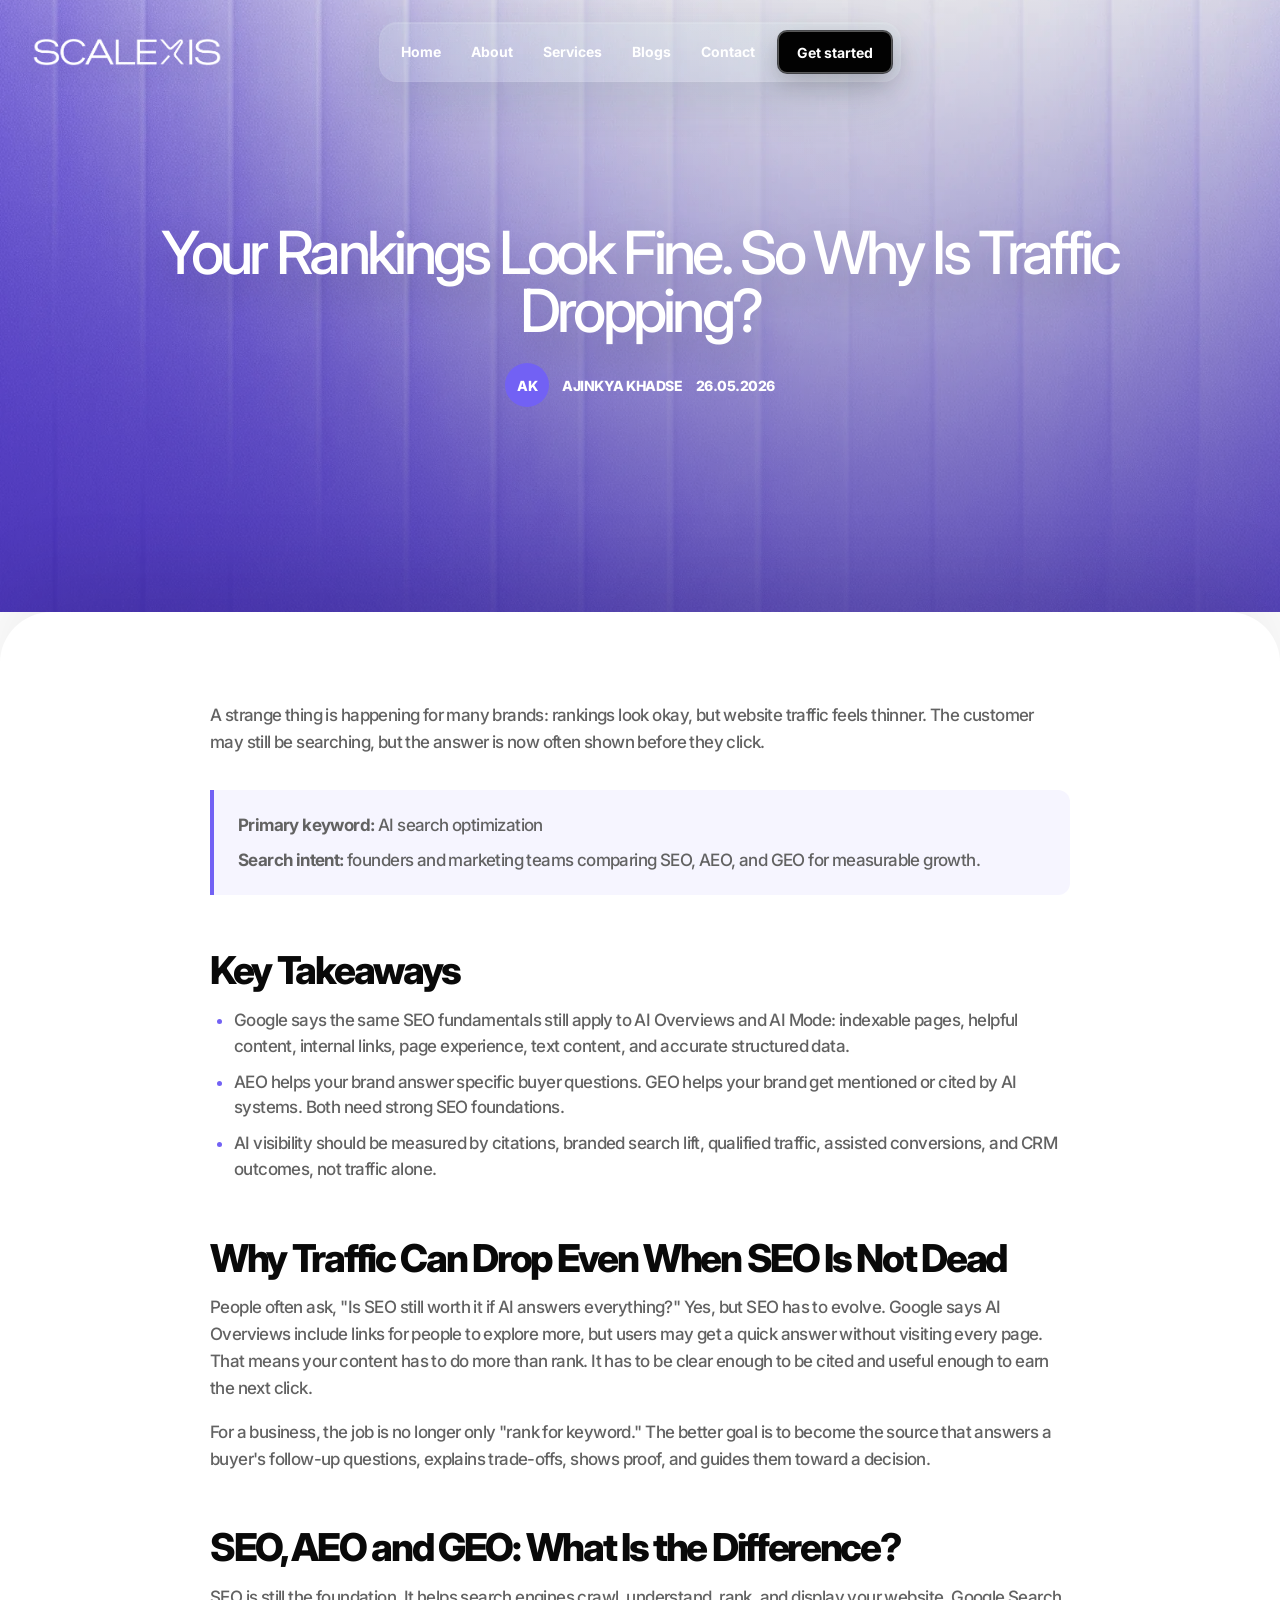
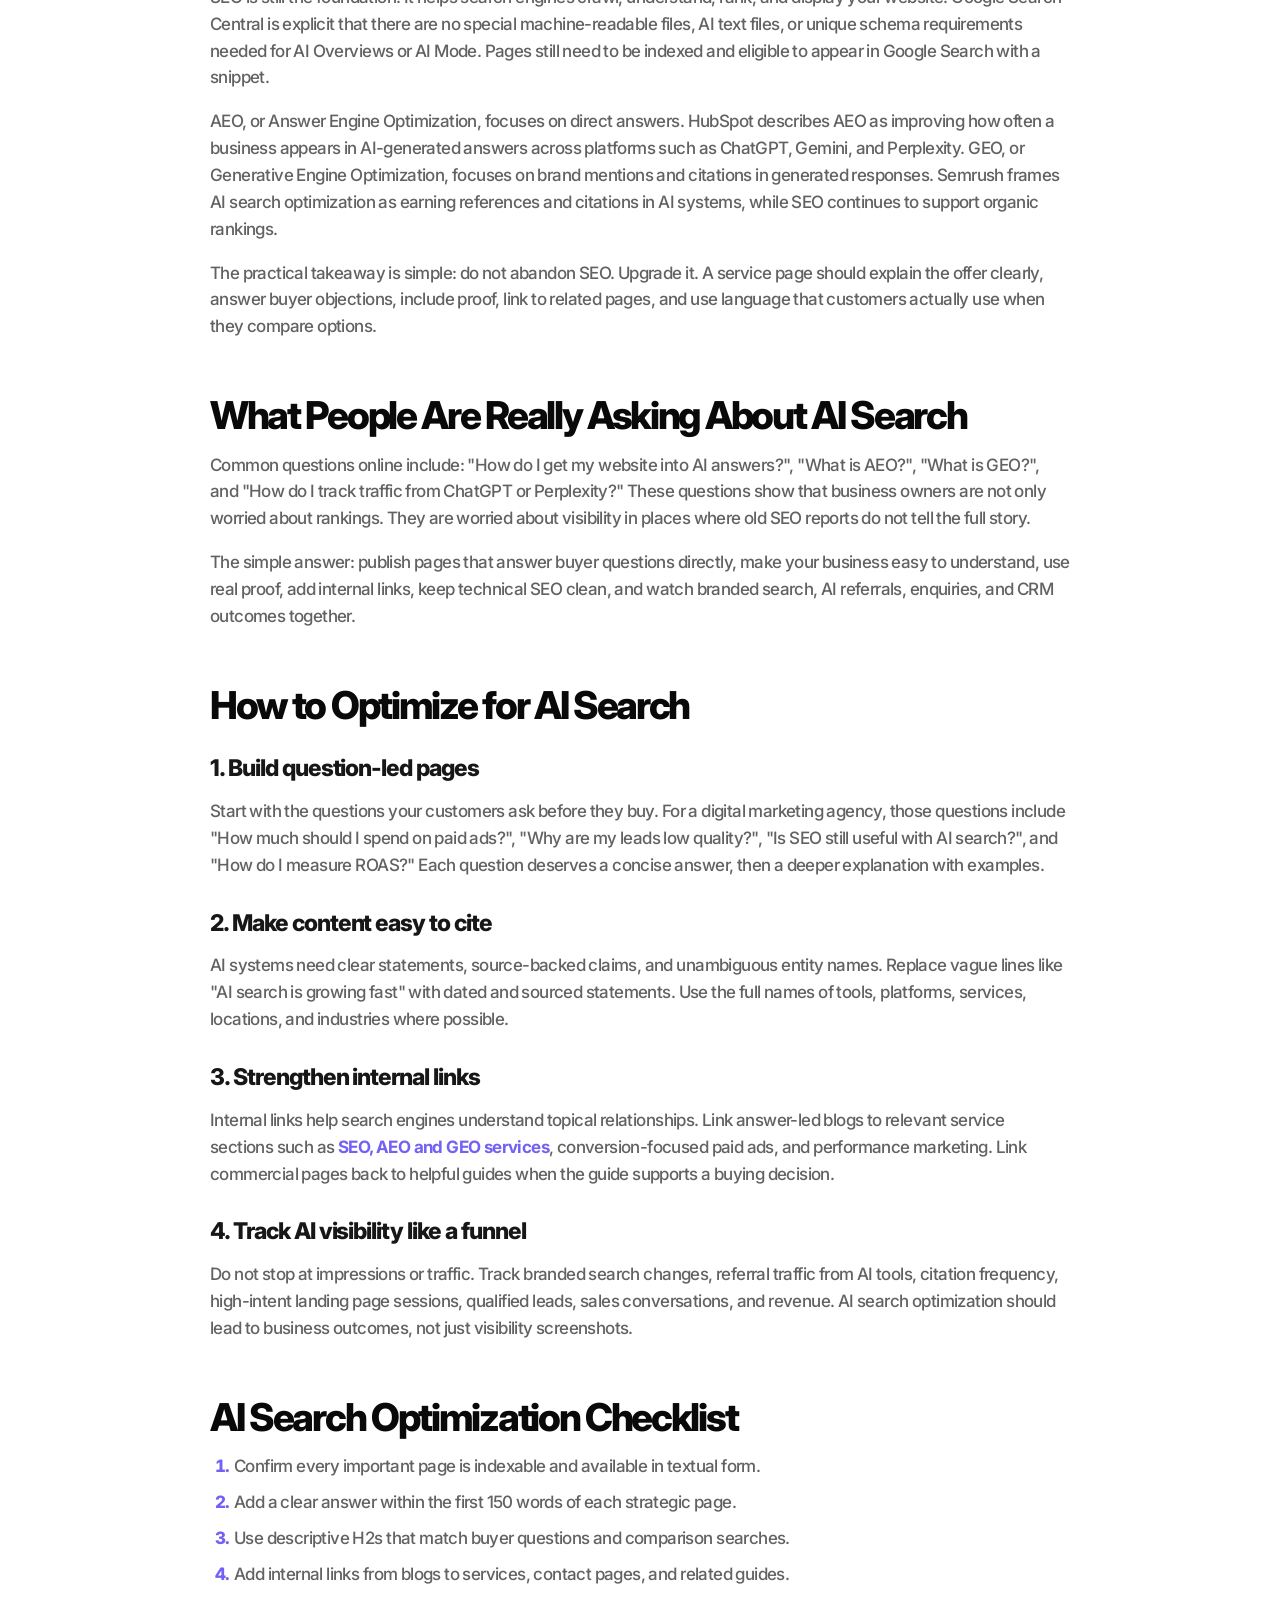
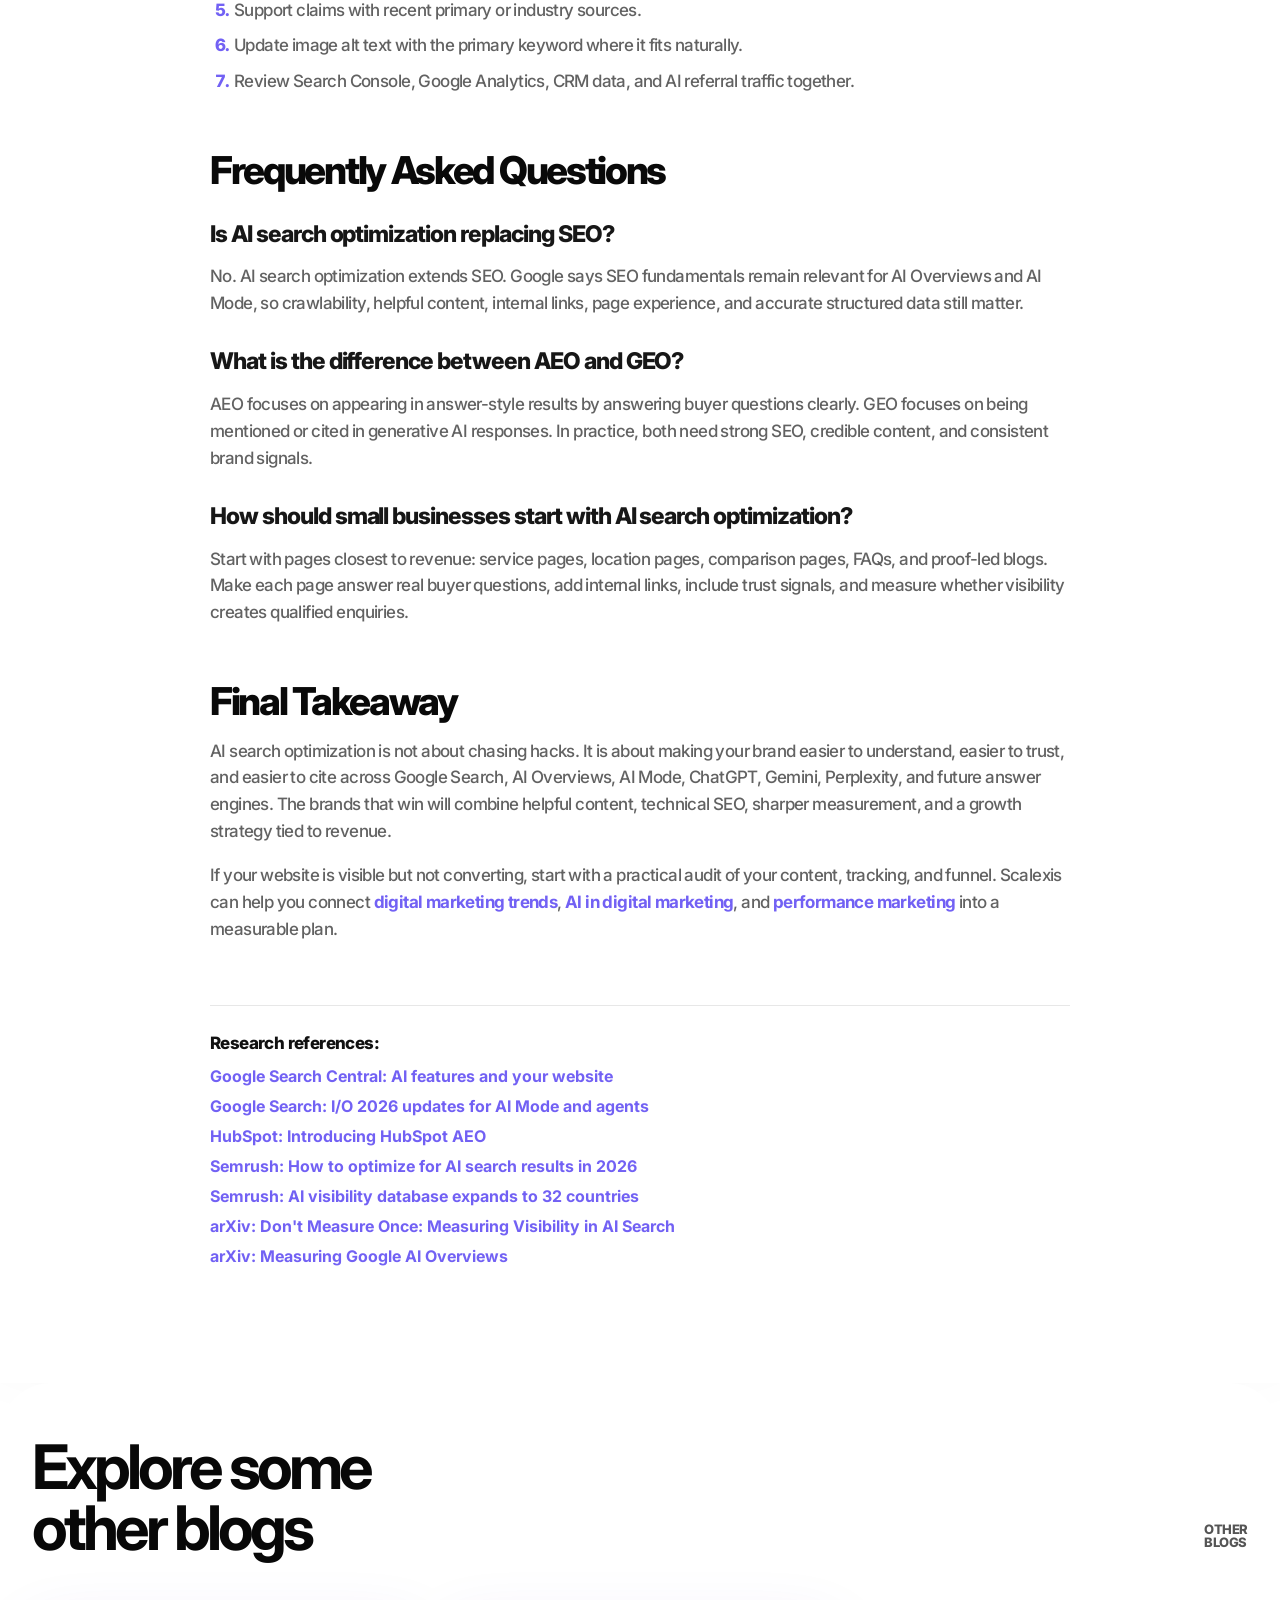
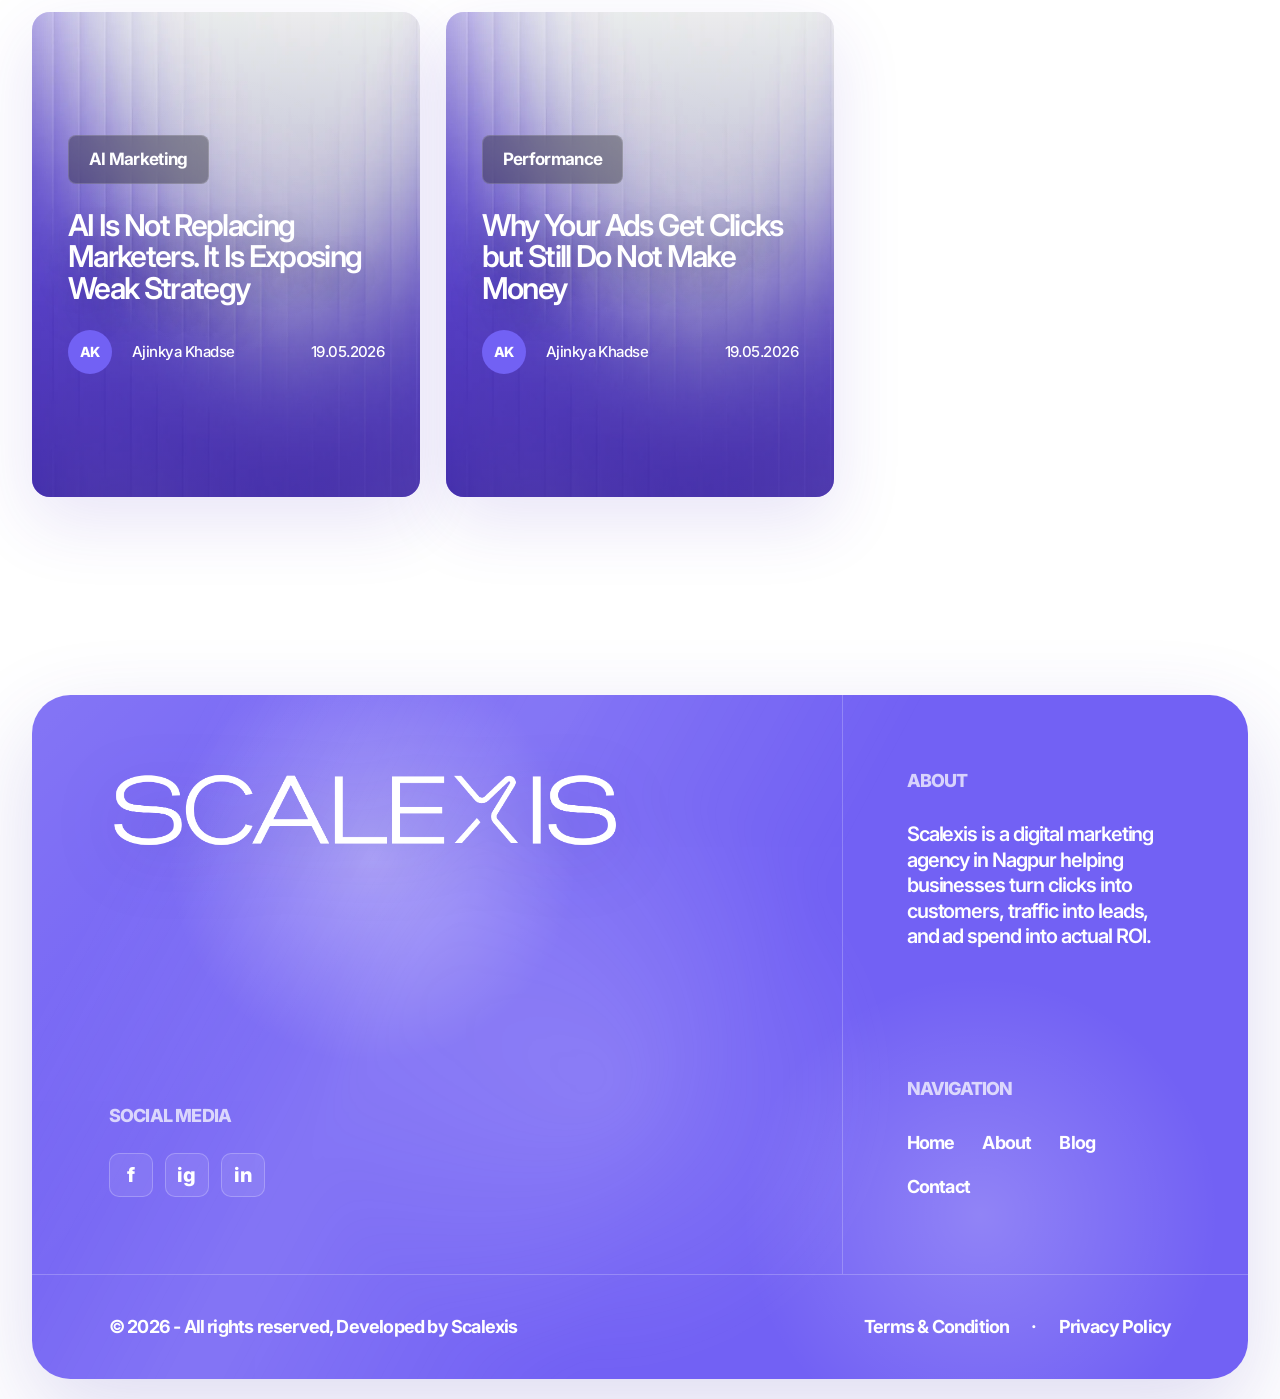
<file: blog-ai-search-optimization-2026.html>
<!DOCTYPE html>
<html lang="en">
  <head>
    <!-- Google Tag Manager -->
    <script>(function(w,d,s,l,i){w[l]=w[l]||[];w[l].push({'gtm.start':
    new Date().getTime(),event:'gtm.js'});var f=d.getElementsByTagName(s)[0],
    j=d.createElement(s),dl=l!='dataLayer'?'&l='+l:'';j.async=true;j.src=
    'https://www.googletagmanager.com/gtm.js?id='+i+dl;f.parentNode.insertBefore(j,f);
    })(window,document,'script','dataLayer','GTM-M5TJSDPQ');</script>
    <!-- End Google Tag Manager -->
    <meta charset="UTF-8" />
    <meta name="viewport" content="width=device-width, initial-scale=1.0" />
    <title>Your Rankings Look Fine. So Why Is Traffic Dropping? | Scalexis</title>
    <meta
      name="description"
      content="Understand why search traffic can drop even when rankings look stable, and how SEO, AEO, and GEO can help your brand stay visible."
    />
    <link rel="icon" type="image/png" href="assets/scalexis-favicon.png" />
    <link rel="preconnect" href="https://fonts.googleapis.com" />
    <link rel="preconnect" href="https://fonts.gstatic.com" crossorigin />
    <link href="https://fonts.googleapis.com/css2?family=Inter:wght@400;500;600;700;800&display=swap" rel="stylesheet" />
    <link rel="stylesheet" href="styles.css?v=20260526-1" />
    <script type="application/ld+json">
      {
        "@context": "https://schema.org",
        "@type": "BlogPosting",
        "headline": "Your Rankings Look Fine. So Why Is Traffic Dropping?",
        "description": "Understand why search traffic can drop even when rankings look stable, and how SEO, AEO, and GEO can help your brand stay visible.",
        "image": "https://www.scalexis.in/assets/blog-cover-template.webp",
        "datePublished": "2026-05-26",
        "dateModified": "2026-05-26",
        "author": { "@type": "Person", "name": "Ajinkya Khadse" },
        "publisher": { "@type": "Organization", "name": "Scalexis" }
      }
    </script>
  </head>
  <body>
    <!-- Google Tag Manager (noscript) -->
    <noscript><iframe src="https://www.googletagmanager.com/ns.html?id=GTM-M5TJSDPQ"
    height="0" width="0" style="display:none;visibility:hidden"></iframe></noscript>
    <!-- End Google Tag Manager (noscript) -->
    <main class="page-shell article-page">
      <header class="site-header reveal header-reveal" data-delay="0">
        <a class="brand" href="/" aria-label="Scalexis home"><img src="assets/scalexis-logo-wordmark.png" alt="Scalexis" /></a>
        <button class="menu-toggle" type="button" aria-label="Open navigation menu" aria-controls="main-navigation" aria-expanded="false"><span></span><span></span><span></span></button>
        <nav class="main-nav" id="main-navigation" aria-label="Main navigation">
          <a href="/" class="nav-link"><span class="nav-track"><span>Home</span><span>Home</span></span></a>
          <a href="/about" class="nav-link"><span class="nav-track"><span>About</span><span>About</span></span></a>
          <a href="/services" class="nav-link"><span class="nav-track"><span>Services</span><span>Services</span></span></a>
          <a href="/blog" class="nav-link"><span class="nav-track"><span>Blogs</span><span>Blogs</span></span></a>
          <a href="/contact" class="nav-link"><span class="nav-track"><span>Contact</span><span>Contact</span></span></a>
          <a href="/form" class="nav-cta" data-consultation-trigger>Get started</a>
        </nav>
      </header>

      <article>
        <section class="article-hero" aria-labelledby="article-title">
          <div class="article-hero-media">
            <img src="assets/blog-cover-template.webp" alt="Scalexis blog cover for Your Rankings Look Fine. So Why Is Traffic Dropping?" srcset="assets/blog-cover-template-720.webp 720w, assets/blog-cover-template-1200.webp 1200w, assets/blog-cover-template.webp 1792w" sizes="100vw" fetchpriority="high" decoding="async" width="1792" height="2400" />
            <div class="article-hero-tint"></div>
          </div>
          <div class="article-hero-inner reveal" data-delay="140">
            <h1 id="article-title">Your Rankings Look Fine. So Why Is Traffic Dropping?</h1>
            <div class="article-meta-line"><span class="blog-author-mark">AK</span>
              <span>Ajinkya Khadse</span>
              <time datetime="2026-05-26">26.05.2026</time></div>
          </div>
        </section>

        <section class="article-content-section">
          <div class="article-content-inner section-reveal">
            <p class="article-lede">
              A strange thing is happening for many brands: rankings look okay, but website traffic feels thinner. The customer may still be searching, but the answer is now often shown before they click.
            </p>

            <div class="article-summary">
              <p><strong>Primary keyword:</strong> AI search optimization</p>
              <p><strong>Search intent:</strong> founders and marketing teams comparing SEO, AEO, and GEO for measurable growth.</p>
            </div>

            <h2>Key Takeaways</h2>
            <ul>
              <li>Google says the same SEO fundamentals still apply to AI Overviews and AI Mode: indexable pages, helpful content, internal links, page experience, text content, and accurate structured data.</li>
              <li>AEO helps your brand answer specific buyer questions. GEO helps your brand get mentioned or cited by AI systems. Both need strong SEO foundations.</li>
              <li>AI visibility should be measured by citations, branded search lift, qualified traffic, assisted conversions, and CRM outcomes, not traffic alone.</li>
            </ul>

            <h2>Why Traffic Can Drop Even When SEO Is Not Dead</h2>
            <p>
              People often ask, "Is SEO still worth it if AI answers everything?" Yes, but SEO has to evolve. Google says AI Overviews include links for people to explore more, but users may get a quick answer without visiting every page. That means your content has to do more than rank. It has to be clear enough to be cited and useful enough to earn the next click.
            </p>
            <p>
              For a business, the job is no longer only "rank for keyword." The better goal is to become the source that answers a buyer's follow-up questions, explains trade-offs, shows proof, and guides them toward a decision.
            </p>

            <h2>SEO, AEO and GEO: What Is the Difference?</h2>
            <p>
              SEO is still the foundation. It helps search engines crawl, understand, rank, and display your website. Google Search Central is explicit that there are no special machine-readable files, AI text files, or unique schema requirements needed for AI Overviews or AI Mode. Pages still need to be indexed and eligible to appear in Google Search with a snippet.
            </p>
            <p>
              AEO, or Answer Engine Optimization, focuses on direct answers. HubSpot describes AEO as improving how often a business appears in AI-generated answers across platforms such as ChatGPT, Gemini, and Perplexity. GEO, or Generative Engine Optimization, focuses on brand mentions and citations in generated responses. Semrush frames AI search optimization as earning references and citations in AI systems, while SEO continues to support organic rankings.
            </p>
            <p>
              The practical takeaway is simple: do not abandon SEO. Upgrade it. A service page should explain the offer clearly, answer buyer objections, include proof, link to related pages, and use language that customers actually use when they compare options.
            </p>

            <h2>What People Are Really Asking About AI Search</h2>
            <p>
              Common questions online include: "How do I get my website into AI answers?", "What is AEO?", "What is GEO?", and "How do I track traffic from ChatGPT or Perplexity?" These questions show that business owners are not only worried about rankings. They are worried about visibility in places where old SEO reports do not tell the full story.
            </p>
            <p>
              The simple answer: publish pages that answer buyer questions directly, make your business easy to understand, use real proof, add internal links, keep technical SEO clean, and watch branded search, AI referrals, enquiries, and CRM outcomes together.
            </p>

            <h2>How to Optimize for AI Search</h2>
            <h3>1. Build question-led pages</h3>
            <p>
              Start with the questions your customers ask before they buy. For a digital marketing agency, those questions include "How much should I spend on paid ads?", "Why are my leads low quality?", "Is SEO still useful with AI search?", and "How do I measure ROAS?" Each question deserves a concise answer, then a deeper explanation with examples.
            </p>

            <h3>2. Make content easy to cite</h3>
            <p>
              AI systems need clear statements, source-backed claims, and unambiguous entity names. Replace vague lines like "AI search is growing fast" with dated and sourced statements. Use the full names of tools, platforms, services, locations, and industries where possible.
            </p>

            <h3>3. Strengthen internal links</h3>
            <p>
              Internal links help search engines understand topical relationships. Link answer-led blogs to relevant service sections such as <a href="/services">SEO, AEO and GEO services</a>, conversion-focused paid ads, and performance marketing. Link commercial pages back to helpful guides when the guide supports a buying decision.
            </p>

            <h3>4. Track AI visibility like a funnel</h3>
            <p>
              Do not stop at impressions or traffic. Track branded search changes, referral traffic from AI tools, citation frequency, high-intent landing page sessions, qualified leads, sales conversations, and revenue. AI search optimization should lead to business outcomes, not just visibility screenshots.
            </p>

            <h2>AI Search Optimization Checklist</h2>
            <ol>
              <li>Confirm every important page is indexable and available in textual form.</li>
              <li>Add a clear answer within the first 150 words of each strategic page.</li>
              <li>Use descriptive H2s that match buyer questions and comparison searches.</li>
              <li>Add internal links from blogs to services, contact pages, and related guides.</li>
              <li>Support claims with recent primary or industry sources.</li>
              <li>Update image alt text with the primary keyword where it fits naturally.</li>
              <li>Review Search Console, Google Analytics, CRM data, and AI referral traffic together.</li>
            </ol>

            <h2>Frequently Asked Questions</h2>
            <h3>Is AI search optimization replacing SEO?</h3>
            <p>
              No. AI search optimization extends SEO. Google says SEO fundamentals remain relevant for AI Overviews and AI Mode, so crawlability, helpful content, internal links, page experience, and accurate structured data still matter.
            </p>

            <h3>What is the difference between AEO and GEO?</h3>
            <p>
              AEO focuses on appearing in answer-style results by answering buyer questions clearly. GEO focuses on being mentioned or cited in generative AI responses. In practice, both need strong SEO, credible content, and consistent brand signals.
            </p>

            <h3>How should small businesses start with AI search optimization?</h3>
            <p>
              Start with pages closest to revenue: service pages, location pages, comparison pages, FAQs, and proof-led blogs. Make each page answer real buyer questions, add internal links, include trust signals, and measure whether visibility creates qualified enquiries.
            </p>

            <h2>Final Takeaway</h2>
            <p>
              AI search optimization is not about chasing hacks. It is about making your brand easier to understand, easier to trust, and easier to cite across Google Search, AI Overviews, AI Mode, ChatGPT, Gemini, Perplexity, and future answer engines. The brands that win will combine helpful content, technical SEO, sharper measurement, and a growth strategy tied to revenue.
            </p>
            <p>
              If your website is visible but not converting, start with a practical audit of your content, tracking, and funnel. Scalexis can help you connect <a href="/marketing-feels-busy">digital marketing trends</a>, <a href="/ai-is-exposing-weak-strategy">AI in digital marketing</a>, and <a href="/ads-clicks-no-money">performance marketing</a> into a measurable plan.
            </p>

            <div class="article-sources">
              <p>Research references:</p>
              <a href="https://developers.google.com/search/docs/appearance/ai-features" target="_blank" rel="noopener noreferrer">Google Search Central: AI features and your website</a>
              <a href="https://blog.google/products-and-platforms/products/search/search-io-2026/" target="_blank" rel="noopener noreferrer">Google Search: I/O 2026 updates for AI Mode and agents</a>
              <a href="https://ir.hubspot.com/news-releases/news-release-details/introducing-hubspot-aeo-answer-showing-ai-search-engines" target="_blank" rel="noopener noreferrer">HubSpot: Introducing HubSpot AEO</a>
              <a href="https://www.semrush.com/blog/ai-search-optimization/" target="_blank" rel="noopener noreferrer">Semrush: How to optimize for AI search results in 2026</a>
              <a href="https://www.semrush.com/news/458100-semrush-expands-ai-visibility-database-to-32-countries-with-17-new-regional-markets/" target="_blank" rel="noopener noreferrer">Semrush: AI visibility database expands to 32 countries</a>
              <a href="https://arxiv.org/abs/2604.07585" target="_blank" rel="noopener noreferrer">arXiv: Don't Measure Once: Measuring Visibility in AI Search</a>
              <a href="https://arxiv.org/abs/2605.14021" target="_blank" rel="noopener noreferrer">arXiv: Measuring Google AI Overviews</a>
            </div>
          </div>
        </section>
      </article>

      <section class="related-blogs-section" aria-labelledby="related-title">
        <div class="related-blogs-inner section-reveal">
          <div class="related-heading"><h2 id="related-title">Explore some<br />other blogs</h2><p>OTHER<br />BLOGS</p></div>
          <div class="blog-grid">
            <article class="blog-card">
              <a href="/ai-is-exposing-weak-strategy">
                <div class="blog-image-wrap">
                  <img src="assets/blog-cover-template.webp" alt="Scalexis blog cover for AI Is Not Replacing Marketers. It Is Exposing Weak Strategy" srcset="assets/blog-cover-template-720.webp 720w, assets/blog-cover-template-1200.webp 1200w, assets/blog-cover-template.webp 1792w" sizes="(max-width: 767px) calc(100vw - 48px), (max-width: 1199px) calc((100vw - 96px) / 2), 460px" width="1792" height="2400" loading="lazy" />
                  <div class="blog-card-overlay">
                    <span class="blog-card-tag">AI Marketing</span>
                    <h3>AI Is Not Replacing Marketers. It Is Exposing Weak Strategy</h3>
                    <div class="blog-meta"><span class="blog-author-mark">AK</span><span>Ajinkya Khadse</span><time datetime="2026-05-19">19.05.2026</time></div>
                  </div>
                </div>
              </a>
            </article>
            <article class="blog-card">
              <a href="/ads-clicks-no-money">
                <div class="blog-image-wrap">
                  <img src="assets/blog-cover-template.webp" alt="Scalexis blog cover for Why Your Ads Get Clicks but Still Do Not Make Money" srcset="assets/blog-cover-template-720.webp 720w, assets/blog-cover-template-1200.webp 1200w, assets/blog-cover-template.webp 1792w" sizes="(max-width: 767px) calc(100vw - 48px), (max-width: 1199px) calc((100vw - 96px) / 2), 460px" width="1792" height="2400" loading="lazy" />
                  <div class="blog-card-overlay">
                    <span class="blog-card-tag">Performance</span>
                    <h3>Why Your Ads Get Clicks but Still Do Not Make Money</h3>
                    <div class="blog-meta"><span class="blog-author-mark">AK</span><span>Ajinkya Khadse</span><time datetime="2026-05-19">19.05.2026</time></div>
                  </div>
                </div>
              </a>
            </article>
          </div>
        </div>
      </section>

      <footer class="site-footer" aria-labelledby="footer-logo">
        <div class="footer-panel">
          <div class="footer-main">
            <div class="footer-brand-block">
              <a class="footer-logo" href="/" id="footer-logo" aria-label="Scalexis home"><img src="assets/scalexis-logo-wordmark.png" alt="Scalexis" /></a>
              <div class="footer-social"><p>SOCIAL MEDIA</p><div class="footer-social-links" aria-label="Social media links"><a href="https://www.facebook.com/scalexis.agency/" target="_blank" rel="noopener noreferrer" aria-label="Facebook">f</a><a href="https://www.instagram.com/scalexis.agency/" target="_blank" rel="noopener noreferrer" aria-label="Instagram">ig</a><a href="https://www.linkedin.com/company/scalexis-advertising-agency/" target="_blank" rel="noopener noreferrer" aria-label="LinkedIn">in</a></div></div>
            </div>
            <div class="footer-info">
              <div class="footer-about"><p class="footer-label">ABOUT</p><p>Scalexis is a digital marketing agency in Nagpur helping businesses turn clicks into customers, traffic into leads, and ad spend into actual ROI.</p></div>
              <nav class="footer-nav" aria-label="Footer navigation"><p class="footer-label">NAVIGATION</p><div class="footer-nav-links"><a href="/">Home</a><a href="/about">About</a><a href="/blog">Blog</a><a href="/contact">Contact</a></div></nav>
            </div>
          </div>
          <div class="footer-bottom"><p>&copy; 2026 - All rights reserved, Developed by Scalexis</p><div class="footer-legal" aria-label="Legal links"><a href="/terms-and-conditions">Terms &amp; Condition</a><span aria-hidden="true">&middot;</span><a href="/privacy-policy">Privacy Policy</a></div></div>
        </div>
      </footer>

      <div class="consultation-modal" id="consultation" role="dialog" aria-modal="true" aria-labelledby="consultation-title" hidden>
        <div class="consultation-backdrop" data-consultation-close></div>
        <div class="consultation-dialog">
          <section class="consultation-visual" aria-label="Scalexis growth consultation"><p class="consultation-headline">Ready to Stop Guessing and Start Growing?</p><div class="consultation-glow" aria-hidden="true"></div></section>
          <section class="consultation-form-panel">
            <button class="consultation-close" type="button" aria-label="Close consultation form" data-consultation-close><span></span><span></span></button>
            <p class="consultation-mark" aria-hidden="true">*</p><p id="consultation-title" class="consultation-title">Get Started</p>
            <form class="consultation-form" method="POST">
              <label><span>Full Name</span><input type="text" name="Full Name" autocomplete="name" required /></label>
              <label><span>Business Name</span><input type="text" name="Business Name" autocomplete="organization" required /></label>
              <label><span>Phone Number</span><input type="tel" name="Phone Number" autocomplete="tel" required /></label>
              <label><span>Email</span><input type="email" name="Email" autocomplete="email" required /></label>
              <button type="submit">1:1 Free Marketing Consultation</button>
            </form>
          </section>
        </div>
      </div>
    </main>

    <script src="script.js?v=20260519-6"></script>
  </body>
</html>
</file>
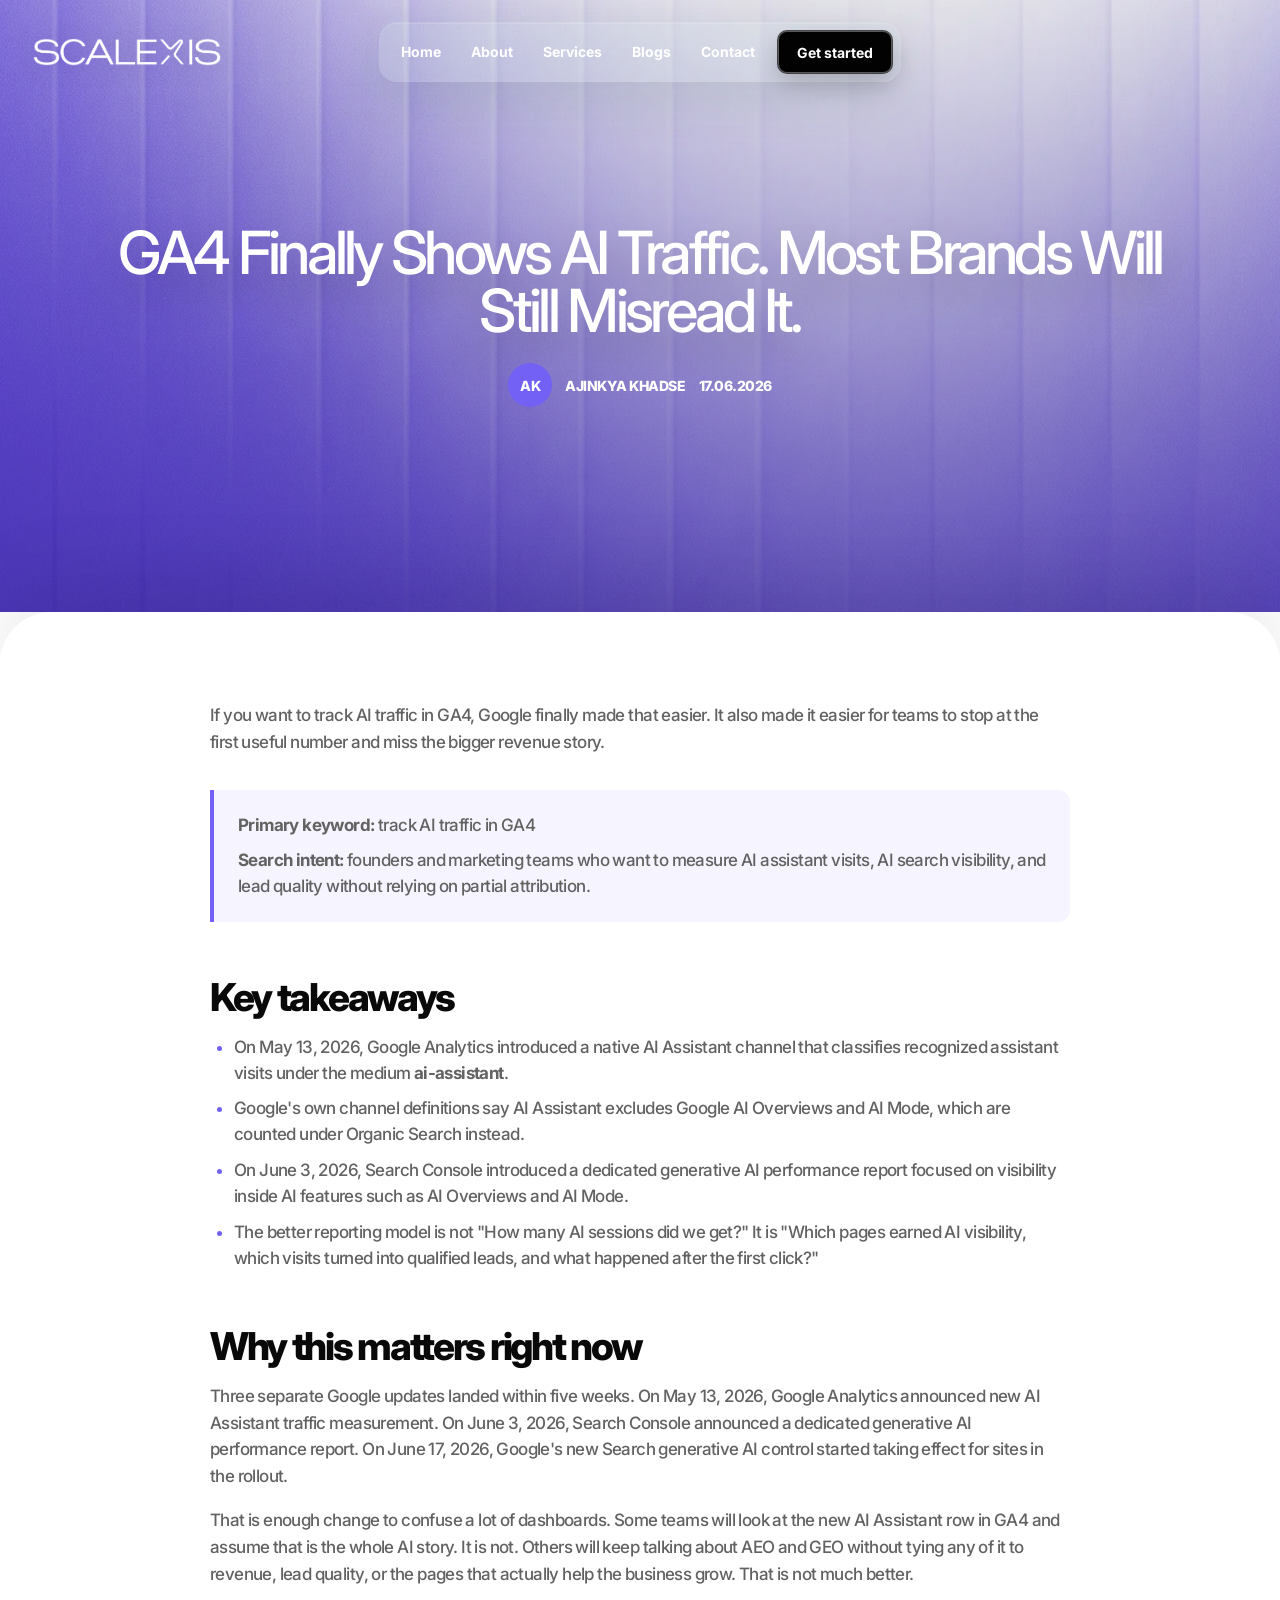
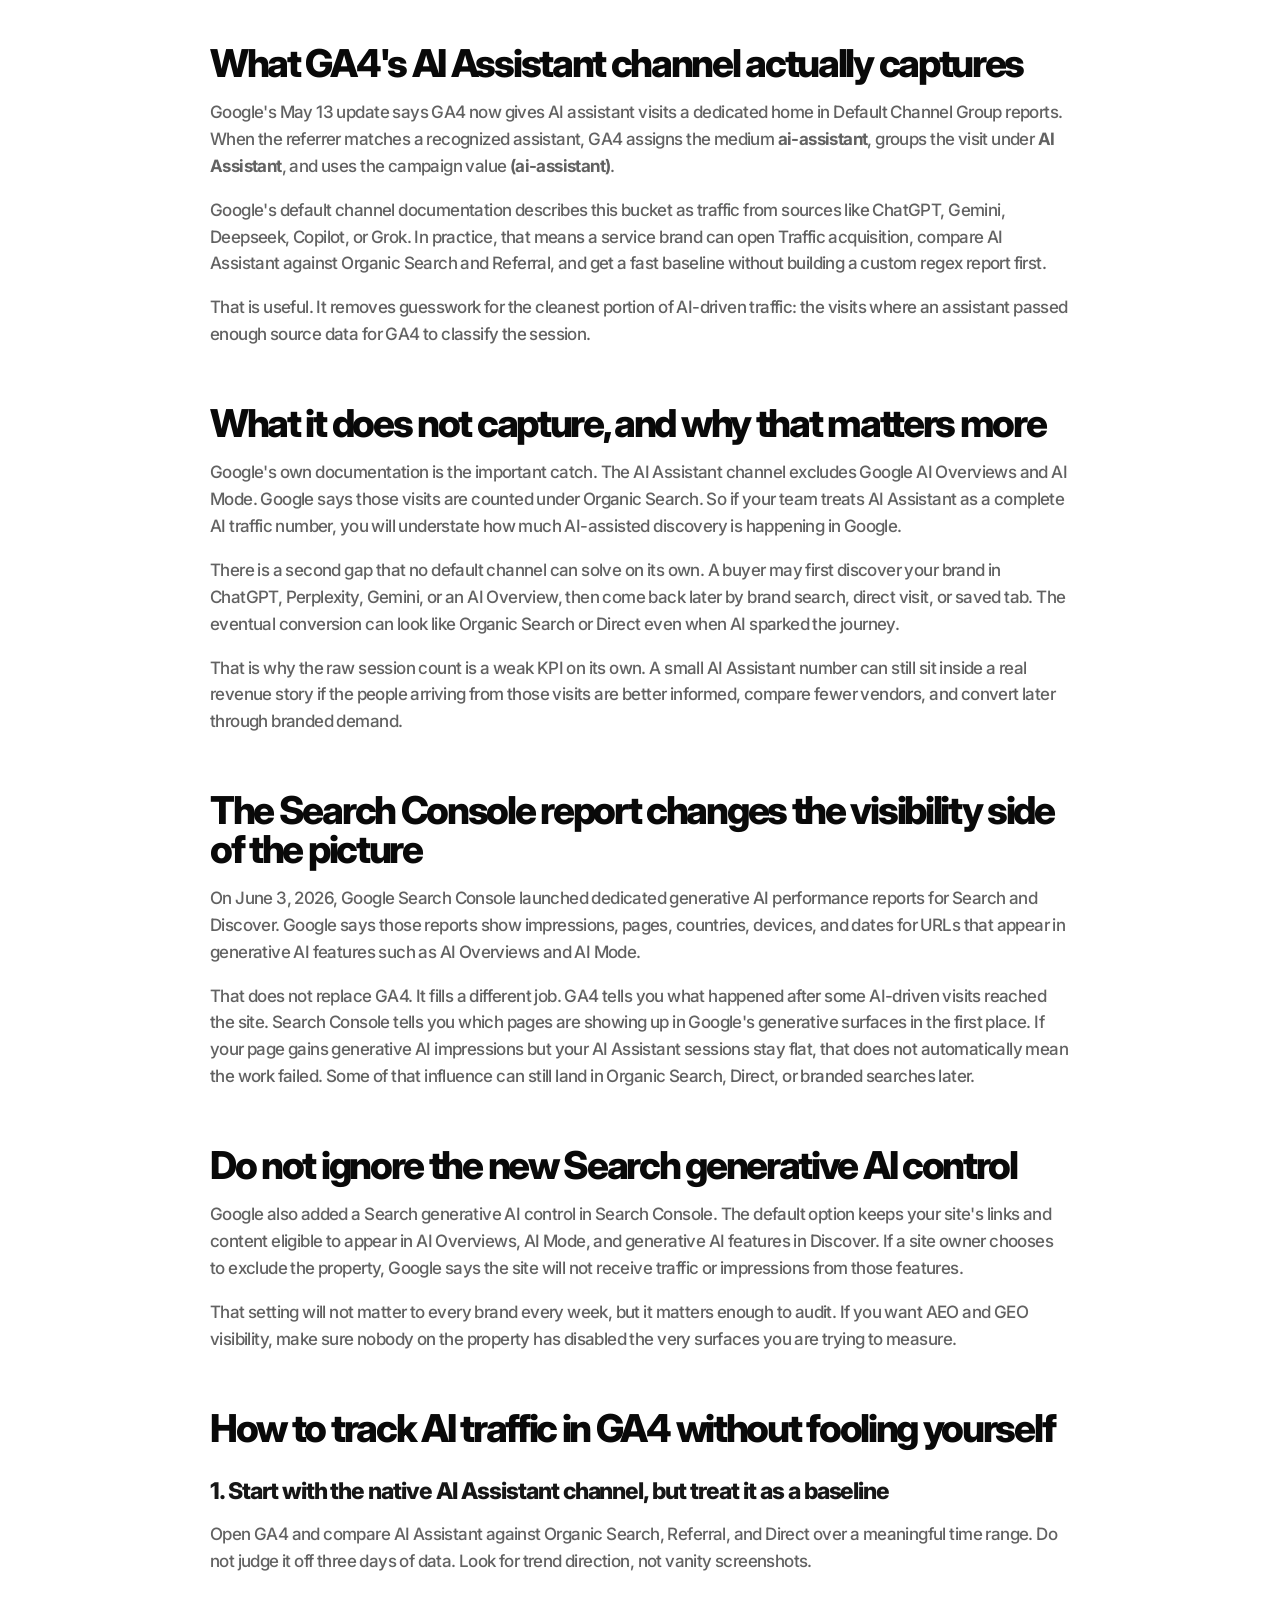
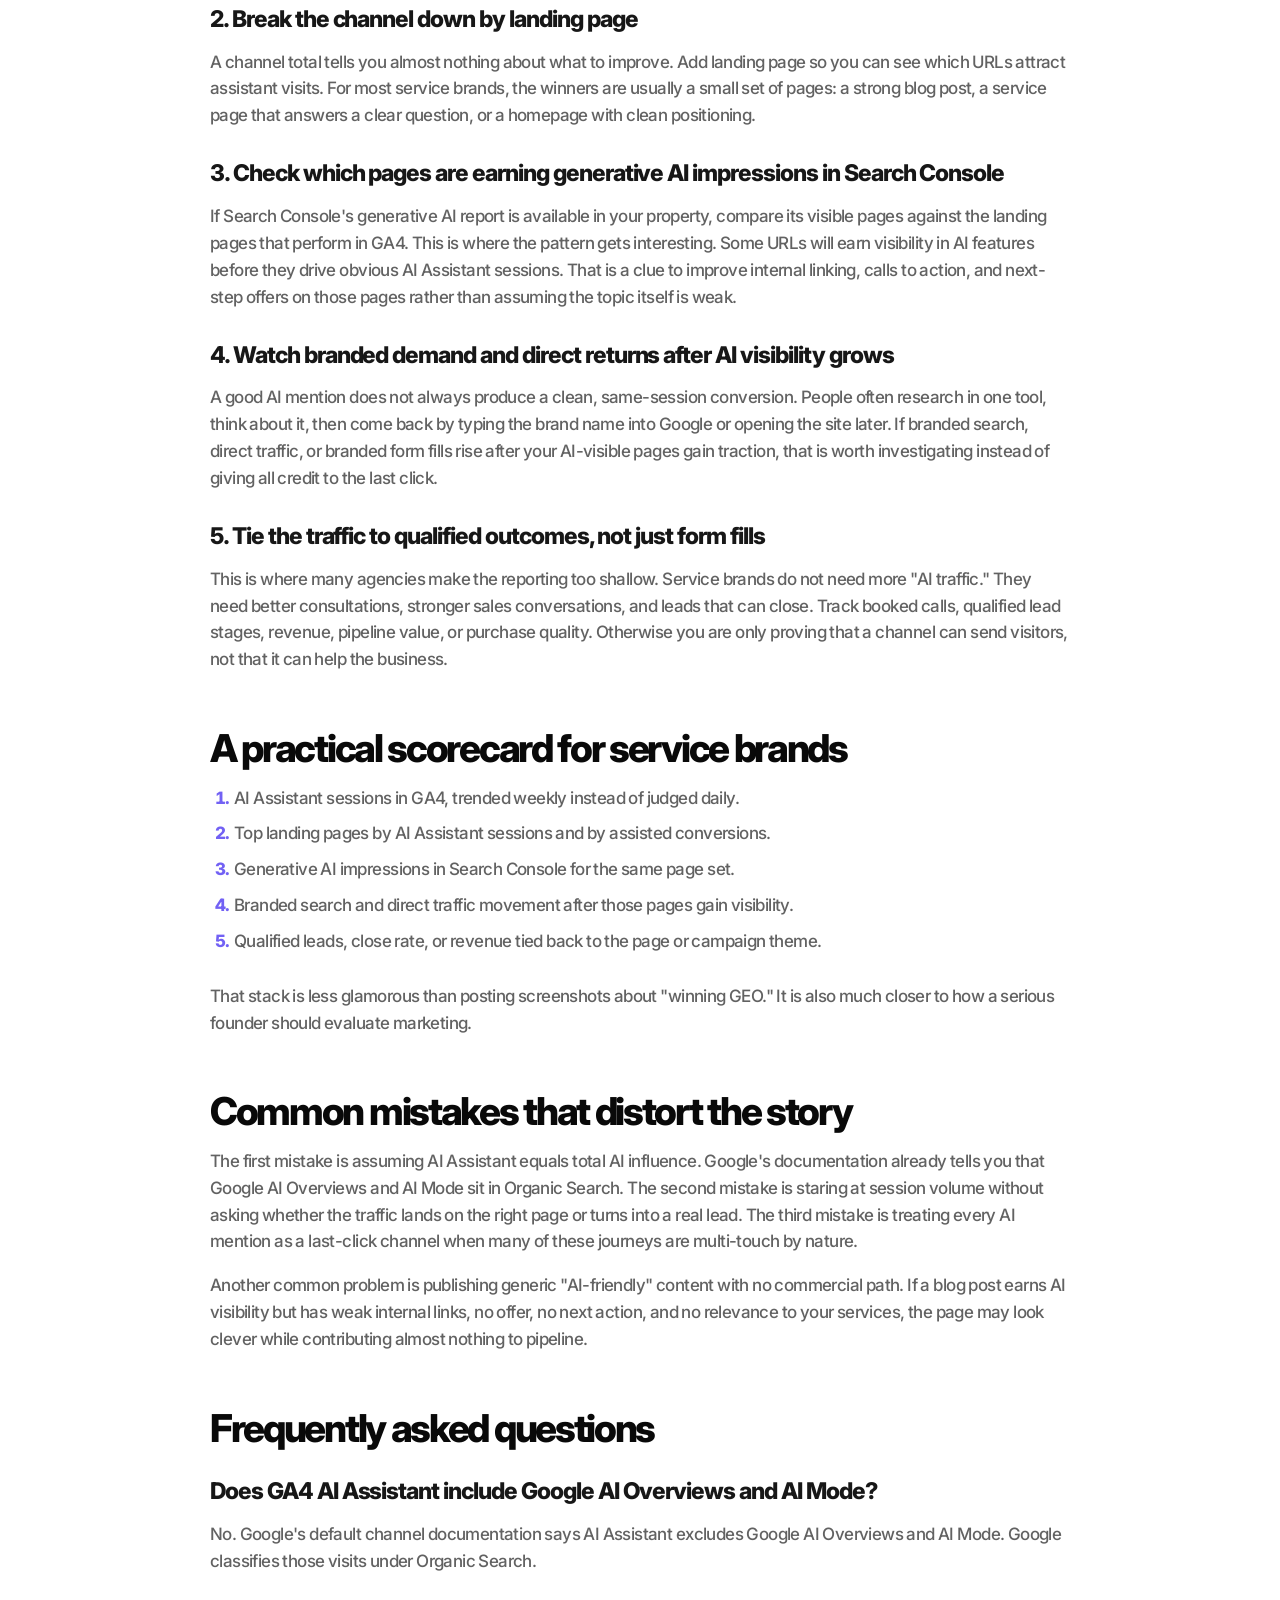
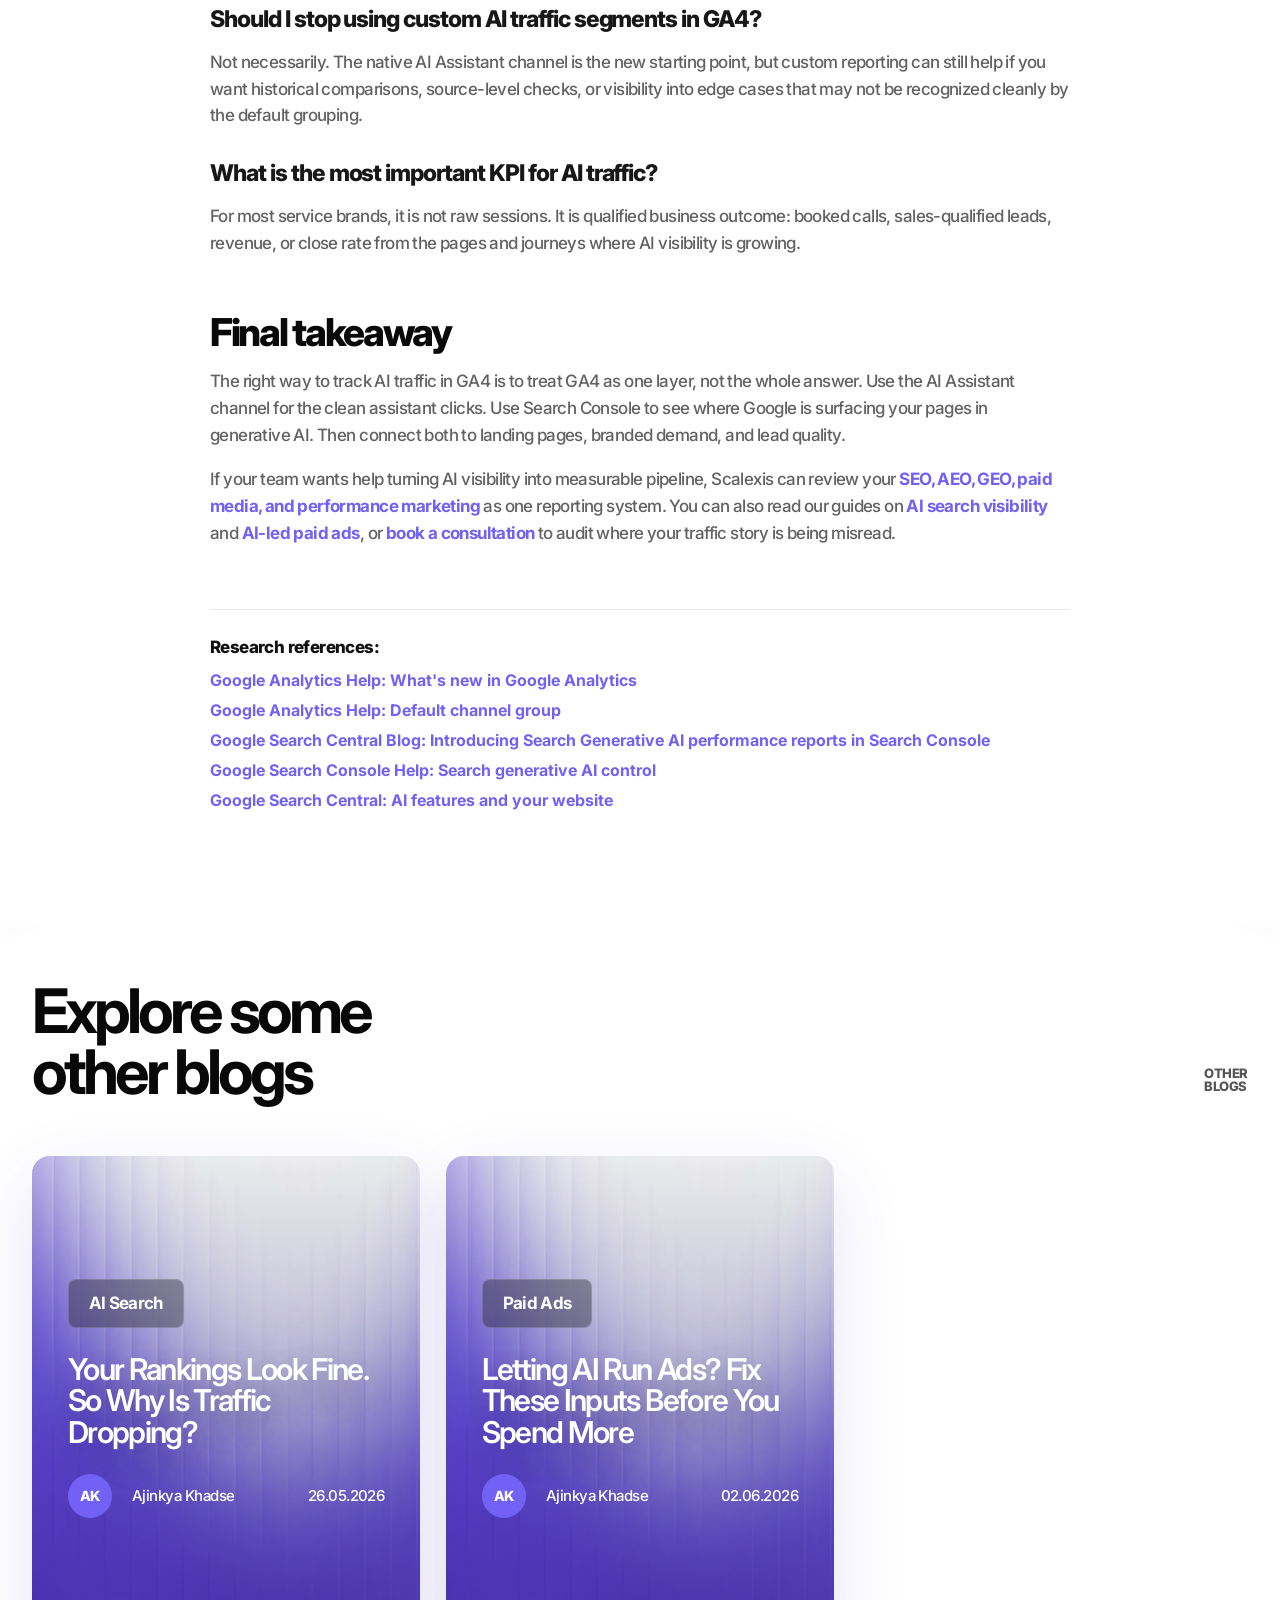
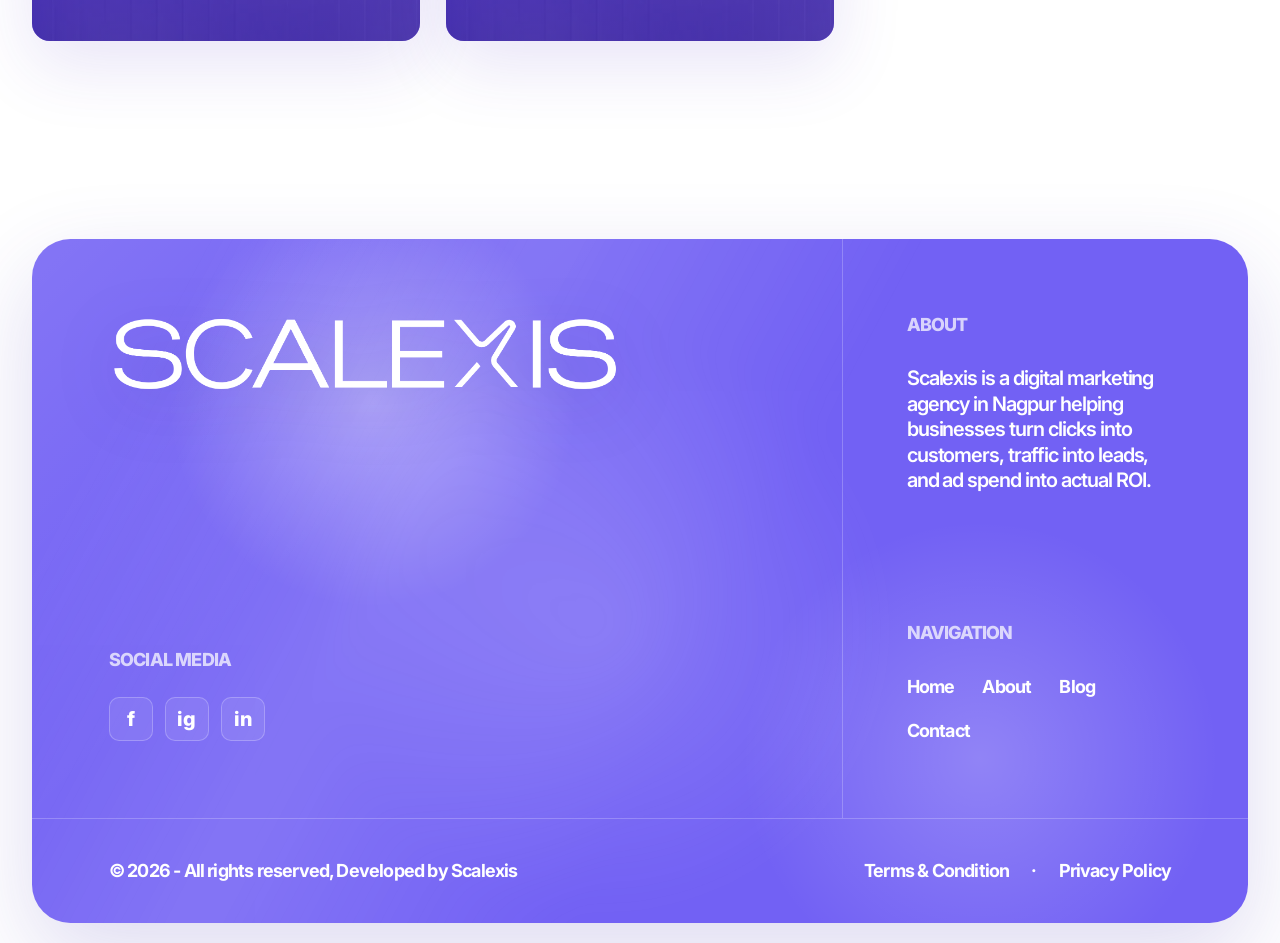
<file: blog-ai-traffic-ga4-2026.html>
<!DOCTYPE html>
<html lang="en">
  <head>
    <!-- Google Tag Manager -->
    <script>(function(w,d,s,l,i){w[l]=w[l]||[];w[l].push({'gtm.start':
    new Date().getTime(),event:'gtm.js'});var f=d.getElementsByTagName(s)[0],
    j=d.createElement(s),dl=l!='dataLayer'?'&l='+l:'';j.async=true;j.src=
    'https://www.googletagmanager.com/gtm.js?id='+i+dl;f.parentNode.insertBefore(j,f);
    })(window,document,'script','dataLayer','GTM-M5TJSDPQ');</script>
    <!-- End Google Tag Manager -->
    <meta charset="UTF-8" />
    <meta name="viewport" content="width=device-width, initial-scale=1.0" />
    <title>Track AI Traffic in GA4 Without Misreading It | Scalexis</title>
    <meta
      name="description"
      content="Track AI traffic in GA4 with the new AI Assistant channel, then connect it to Search Console visibility, brand search, and lead quality."
    />
    <link rel="canonical" href="https://www.scalexis.in/track-ai-traffic-in-ga4" />
    <link rel="icon" type="image/png" href="assets/scalexis-favicon.png" />
    <link rel="preconnect" href="https://fonts.googleapis.com" />
    <link rel="preconnect" href="https://fonts.gstatic.com" crossorigin />
    <link href="https://fonts.googleapis.com/css2?family=Inter:wght@400;500;600;700;800&display=swap" rel="stylesheet" />
    <link rel="stylesheet" href="styles.css?v=20260526-1" />
    <script type="application/ld+json">
      {
        "@context": "https://schema.org",
        "@type": "BlogPosting",
        "mainEntityOfPage": "https://www.scalexis.in/track-ai-traffic-in-ga4",
        "headline": "GA4 Finally Shows AI Traffic. Most Brands Will Still Misread It.",
        "description": "Track AI traffic in GA4 with the new AI Assistant channel, then connect it to Search Console visibility, brand search, and lead quality.",
        "image": "https://www.scalexis.in/assets/blog-cover-template.webp",
        "datePublished": "2026-06-17",
        "dateModified": "2026-06-17",
        "author": {
          "@type": "Person",
          "name": "Ajinkya Khadse"
        },
        "publisher": {
          "@type": "Organization",
          "name": "Scalexis",
          "url": "https://www.scalexis.in/",
          "logo": {
            "@type": "ImageObject",
            "url": "https://www.scalexis.in/assets/scalexis-logo-wordmark.png"
          }
        }
      }
    </script>
  </head>
  <body>
    <!-- Google Tag Manager (noscript) -->
    <noscript><iframe src="https://www.googletagmanager.com/ns.html?id=GTM-M5TJSDPQ"
    height="0" width="0" style="display:none;visibility:hidden"></iframe></noscript>
    <!-- End Google Tag Manager (noscript) -->
    <main class="page-shell article-page">
      <header class="site-header reveal header-reveal" data-delay="0">
        <a class="brand" href="/" aria-label="Scalexis home"><img src="assets/scalexis-logo-wordmark.png" alt="Scalexis" /></a>
        <button class="menu-toggle" type="button" aria-label="Open navigation menu" aria-controls="main-navigation" aria-expanded="false"><span></span><span></span><span></span></button>
        <nav class="main-nav" id="main-navigation" aria-label="Main navigation">
          <a href="/" class="nav-link"><span class="nav-track"><span>Home</span><span>Home</span></span></a>
          <a href="/about" class="nav-link"><span class="nav-track"><span>About</span><span>About</span></span></a>
          <a href="/services" class="nav-link"><span class="nav-track"><span>Services</span><span>Services</span></span></a>
          <a href="/blog" class="nav-link"><span class="nav-track"><span>Blogs</span><span>Blogs</span></span></a>
          <a href="/contact" class="nav-link"><span class="nav-track"><span>Contact</span><span>Contact</span></span></a>
          <a href="/form" class="nav-cta" data-consultation-trigger>Get started</a>
        </nav>
      </header>

      <article>
        <section class="article-hero" aria-labelledby="article-title">
          <div class="article-hero-media">
            <img src="assets/blog-cover-template.webp" alt="Scalexis blog cover for GA4 Finally Shows AI Traffic. Most Brands Will Still Misread It" srcset="assets/blog-cover-template-720.webp 720w, assets/blog-cover-template-1200.webp 1200w, assets/blog-cover-template.webp 1792w" sizes="100vw" fetchpriority="high" decoding="async" width="1792" height="2400" />
            <div class="article-hero-tint"></div>
          </div>
          <div class="article-hero-inner reveal" data-delay="140">
            <h1 id="article-title">GA4 Finally Shows AI Traffic. Most Brands Will Still Misread It.</h1>
            <div class="article-meta-line"><span class="blog-author-mark">AK</span>
              <span>Ajinkya Khadse</span>
              <time datetime="2026-06-17">17.06.2026</time></div>
          </div>
        </section>

        <section class="article-content-section">
          <div class="article-content-inner section-reveal">
            <p class="article-lede">
              If you want to track AI traffic in GA4, Google finally made that easier. It also made it easier for teams to stop at the first useful number and miss the bigger revenue story.
            </p>

            <div class="article-summary">
              <p><strong>Primary keyword:</strong> track AI traffic in GA4</p>
              <p><strong>Search intent:</strong> founders and marketing teams who want to measure AI assistant visits, AI search visibility, and lead quality without relying on partial attribution.</p>
            </div>

            <h2>Key takeaways</h2>
            <ul>
              <li>On May 13, 2026, Google Analytics introduced a native AI Assistant channel that classifies recognized assistant visits under the medium <strong>ai-assistant</strong>.</li>
              <li>Google's own channel definitions say AI Assistant excludes Google AI Overviews and AI Mode, which are counted under Organic Search instead.</li>
              <li>On June 3, 2026, Search Console introduced a dedicated generative AI performance report focused on visibility inside AI features such as AI Overviews and AI Mode.</li>
              <li>The better reporting model is not "How many AI sessions did we get?" It is "Which pages earned AI visibility, which visits turned into qualified leads, and what happened after the first click?"</li>
            </ul>

            <h2>Why this matters right now</h2>
            <p>
              Three separate Google updates landed within five weeks. On May 13, 2026, Google Analytics announced new AI Assistant traffic measurement. On June 3, 2026, Search Console announced a dedicated generative AI performance report. On June 17, 2026, Google's new Search generative AI control started taking effect for sites in the rollout.
            </p>
            <p>
              That is enough change to confuse a lot of dashboards. Some teams will look at the new AI Assistant row in GA4 and assume that is the whole AI story. It is not. Others will keep talking about AEO and GEO without tying any of it to revenue, lead quality, or the pages that actually help the business grow. That is not much better.
            </p>

            <h2>What GA4's AI Assistant channel actually captures</h2>
            <p>
              Google's May 13 update says GA4 now gives AI assistant visits a dedicated home in Default Channel Group reports. When the referrer matches a recognized assistant, GA4 assigns the medium <strong>ai-assistant</strong>, groups the visit under <strong>AI Assistant</strong>, and uses the campaign value <strong>(ai-assistant)</strong>.
            </p>
            <p>
              Google's default channel documentation describes this bucket as traffic from sources like ChatGPT, Gemini, Deepseek, Copilot, or Grok. In practice, that means a service brand can open Traffic acquisition, compare AI Assistant against Organic Search and Referral, and get a fast baseline without building a custom regex report first.
            </p>
            <p>
              That is useful. It removes guesswork for the cleanest portion of AI-driven traffic: the visits where an assistant passed enough source data for GA4 to classify the session.
            </p>

            <h2>What it does not capture, and why that matters more</h2>
            <p>
              Google's own documentation is the important catch. The AI Assistant channel excludes Google AI Overviews and AI Mode. Google says those visits are counted under Organic Search. So if your team treats AI Assistant as a complete AI traffic number, you will understate how much AI-assisted discovery is happening in Google.
            </p>
            <p>
              There is a second gap that no default channel can solve on its own. A buyer may first discover your brand in ChatGPT, Perplexity, Gemini, or an AI Overview, then come back later by brand search, direct visit, or saved tab. The eventual conversion can look like Organic Search or Direct even when AI sparked the journey.
            </p>
            <p>
              That is why the raw session count is a weak KPI on its own. A small AI Assistant number can still sit inside a real revenue story if the people arriving from those visits are better informed, compare fewer vendors, and convert later through branded demand.
            </p>

            <h2>The Search Console report changes the visibility side of the picture</h2>
            <p>
              On June 3, 2026, Google Search Console launched dedicated generative AI performance reports for Search and Discover. Google says those reports show impressions, pages, countries, devices, and dates for URLs that appear in generative AI features such as AI Overviews and AI Mode.
            </p>
            <p>
              That does not replace GA4. It fills a different job. GA4 tells you what happened after some AI-driven visits reached the site. Search Console tells you which pages are showing up in Google's generative surfaces in the first place. If your page gains generative AI impressions but your AI Assistant sessions stay flat, that does not automatically mean the work failed. Some of that influence can still land in Organic Search, Direct, or branded searches later.
            </p>

            <h2>Do not ignore the new Search generative AI control</h2>
            <p>
              Google also added a Search generative AI control in Search Console. The default option keeps your site's links and content eligible to appear in AI Overviews, AI Mode, and generative AI features in Discover. If a site owner chooses to exclude the property, Google says the site will not receive traffic or impressions from those features.
            </p>
            <p>
              That setting will not matter to every brand every week, but it matters enough to audit. If you want AEO and GEO visibility, make sure nobody on the property has disabled the very surfaces you are trying to measure.
            </p>

            <h2>How to track AI traffic in GA4 without fooling yourself</h2>
            <h3>1. Start with the native AI Assistant channel, but treat it as a baseline</h3>
            <p>
              Open GA4 and compare AI Assistant against Organic Search, Referral, and Direct over a meaningful time range. Do not judge it off three days of data. Look for trend direction, not vanity screenshots.
            </p>

            <h3>2. Break the channel down by landing page</h3>
            <p>
              A channel total tells you almost nothing about what to improve. Add landing page so you can see which URLs attract assistant visits. For most service brands, the winners are usually a small set of pages: a strong blog post, a service page that answers a clear question, or a homepage with clean positioning.
            </p>

            <h3>3. Check which pages are earning generative AI impressions in Search Console</h3>
            <p>
              If Search Console's generative AI report is available in your property, compare its visible pages against the landing pages that perform in GA4. This is where the pattern gets interesting. Some URLs will earn visibility in AI features before they drive obvious AI Assistant sessions. That is a clue to improve internal linking, calls to action, and next-step offers on those pages rather than assuming the topic itself is weak.
            </p>

            <h3>4. Watch branded demand and direct returns after AI visibility grows</h3>
            <p>
              A good AI mention does not always produce a clean, same-session conversion. People often research in one tool, think about it, then come back by typing the brand name into Google or opening the site later. If branded search, direct traffic, or branded form fills rise after your AI-visible pages gain traction, that is worth investigating instead of giving all credit to the last click.
            </p>

            <h3>5. Tie the traffic to qualified outcomes, not just form fills</h3>
            <p>
              This is where many agencies make the reporting too shallow. Service brands do not need more "AI traffic." They need better consultations, stronger sales conversations, and leads that can close. Track booked calls, qualified lead stages, revenue, pipeline value, or purchase quality. Otherwise you are only proving that a channel can send visitors, not that it can help the business.
            </p>

            <h2>A practical scorecard for service brands</h2>
            <ol>
              <li>AI Assistant sessions in GA4, trended weekly instead of judged daily.</li>
              <li>Top landing pages by AI Assistant sessions and by assisted conversions.</li>
              <li>Generative AI impressions in Search Console for the same page set.</li>
              <li>Branded search and direct traffic movement after those pages gain visibility.</li>
              <li>Qualified leads, close rate, or revenue tied back to the page or campaign theme.</li>
            </ol>
            <p>
              That stack is less glamorous than posting screenshots about "winning GEO." It is also much closer to how a serious founder should evaluate marketing.
            </p>

            <h2>Common mistakes that distort the story</h2>
            <p>
              The first mistake is assuming AI Assistant equals total AI influence. Google's documentation already tells you that Google AI Overviews and AI Mode sit in Organic Search. The second mistake is staring at session volume without asking whether the traffic lands on the right page or turns into a real lead. The third mistake is treating every AI mention as a last-click channel when many of these journeys are multi-touch by nature.
            </p>
            <p>
              Another common problem is publishing generic "AI-friendly" content with no commercial path. If a blog post earns AI visibility but has weak internal links, no offer, no next action, and no relevance to your services, the page may look clever while contributing almost nothing to pipeline.
            </p>

            <h2>Frequently asked questions</h2>
            <h3>Does GA4 AI Assistant include Google AI Overviews and AI Mode?</h3>
            <p>
              No. Google's default channel documentation says AI Assistant excludes Google AI Overviews and AI Mode. Google classifies those visits under Organic Search.
            </p>

            <h3>Should I stop using custom AI traffic segments in GA4?</h3>
            <p>
              Not necessarily. The native AI Assistant channel is the new starting point, but custom reporting can still help if you want historical comparisons, source-level checks, or visibility into edge cases that may not be recognized cleanly by the default grouping.
            </p>

            <h3>What is the most important KPI for AI traffic?</h3>
            <p>
              For most service brands, it is not raw sessions. It is qualified business outcome: booked calls, sales-qualified leads, revenue, or close rate from the pages and journeys where AI visibility is growing.
            </p>

            <h2>Final takeaway</h2>
            <p>
              The right way to track AI traffic in GA4 is to treat GA4 as one layer, not the whole answer. Use the AI Assistant channel for the clean assistant clicks. Use Search Console to see where Google is surfacing your pages in generative AI. Then connect both to landing pages, branded demand, and lead quality.
            </p>
            <p>
              If your team wants help turning AI visibility into measurable pipeline, Scalexis can review your <a href="/services">SEO, AEO, GEO, paid media, and performance marketing</a> as one reporting system. You can also read our guides on <a href="/why-traffic-is-dropping">AI search visibility</a> and <a href="/letting-ai-run-ads">AI-led paid ads</a>, or <a href="/contact">book a consultation</a> to audit where your traffic story is being misread.
            </p>

            <div class="article-sources">
              <p>Research references:</p>
              <a href="https://support.google.com/analytics/answer/9164320?hl=en" target="_blank" rel="noopener noreferrer">Google Analytics Help: What's new in Google Analytics</a>
              <a href="https://support.google.com/analytics/answer/9756891?hl=en" target="_blank" rel="noopener noreferrer">Google Analytics Help: Default channel group</a>
              <a href="https://developers.google.com/search/blog/2026/06/gen-ai-performance-reports" target="_blank" rel="noopener noreferrer">Google Search Central Blog: Introducing Search Generative AI performance reports in Search Console</a>
              <a href="https://support.google.com/webmasters/answer/16908024?hl=en" target="_blank" rel="noopener noreferrer">Google Search Console Help: Search generative AI control</a>
              <a href="https://developers.google.com/search/docs/appearance/ai-features" target="_blank" rel="noopener noreferrer">Google Search Central: AI features and your website</a>
            </div>
          </div>
        </section>
      </article>

      <section class="related-blogs-section" aria-labelledby="related-title">
        <div class="related-blogs-inner section-reveal">
          <div class="related-heading"><h2 id="related-title">Explore some<br />other blogs</h2><p>OTHER<br />BLOGS</p></div>
          <div class="blog-grid">
            <article class="blog-card">
              <a href="/why-traffic-is-dropping">
                <div class="blog-image-wrap">
                  <img src="assets/blog-cover-template.webp" alt="Scalexis blog cover for Your Rankings Look Fine. So Why Is Traffic Dropping?" srcset="assets/blog-cover-template-720.webp 720w, assets/blog-cover-template-1200.webp 1200w, assets/blog-cover-template.webp 1792w" sizes="(max-width: 767px) calc(100vw - 48px), (max-width: 1199px) calc((100vw - 96px) / 2), 460px" width="1792" height="2400" loading="lazy" />
                  <div class="blog-card-overlay">
                    <span class="blog-card-tag">AI Search</span>
                    <h3>Your Rankings Look Fine. So Why Is Traffic Dropping?</h3>
                    <div class="blog-meta"><span class="blog-author-mark">AK</span><span>Ajinkya Khadse</span><time datetime="2026-05-26">26.05.2026</time></div>
                  </div>
                </div>
              </a>
            </article>
            <article class="blog-card">
              <a href="/letting-ai-run-ads">
                <div class="blog-image-wrap">
                  <img src="assets/blog-cover-template.webp" alt="Scalexis blog cover for Letting AI Run Ads? Fix These Inputs Before You Spend More" srcset="assets/blog-cover-template-720.webp 720w, assets/blog-cover-template-1200.webp 1200w, assets/blog-cover-template.webp 1792w" sizes="(max-width: 767px) calc(100vw - 48px), (max-width: 1199px) calc((100vw - 96px) / 2), 460px" width="1792" height="2400" loading="lazy" />
                  <div class="blog-card-overlay">
                    <span class="blog-card-tag">Paid Ads</span>
                    <h3>Letting AI Run Ads? Fix These Inputs Before You Spend More</h3>
                    <div class="blog-meta"><span class="blog-author-mark">AK</span><span>Ajinkya Khadse</span><time datetime="2026-06-02">02.06.2026</time></div>
                  </div>
                </div>
              </a>
            </article>
          </div>
        </div>
      </section>

      <footer class="site-footer" aria-labelledby="footer-logo">
        <div class="footer-panel">
          <div class="footer-main">
            <div class="footer-brand-block">
              <a class="footer-logo" href="/" id="footer-logo" aria-label="Scalexis home">
                <img src="assets/scalexis-logo-wordmark.png" alt="Scalexis" />
              </a>

              <div class="footer-social">
                <p>SOCIAL MEDIA</p>
                <div class="footer-social-links" aria-label="Social media links">
                  <a href="https://www.facebook.com/scalexis.agency/" target="_blank" rel="noopener noreferrer" aria-label="Facebook">f</a>
                  <a href="https://www.instagram.com/scalexis.agency/" target="_blank" rel="noopener noreferrer" aria-label="Instagram">ig</a>
                  <a href="https://www.linkedin.com/company/scalexis-advertising-agency/" target="_blank" rel="noopener noreferrer" aria-label="LinkedIn">in</a>
                </div>
              </div>
            </div>

            <div class="footer-info">
              <div class="footer-about">
                <p class="footer-label">ABOUT</p>
                <p>
                  Scalexis is a digital marketing agency in Nagpur helping
                  businesses turn clicks into customers, traffic into leads, and
                  ad spend into actual ROI.
                </p>
              </div>

              <nav class="footer-nav" aria-label="Footer navigation">
                <p class="footer-label">NAVIGATION</p>
                <div class="footer-nav-links">
                  <a href="/">Home</a>
                  <a href="/about">About</a>
                  <a href="/blog">Blog</a>
                  <a href="/contact">Contact</a>
                </div>
              </nav>
            </div>
          </div>

          <div class="footer-bottom">
            <p>&copy; 2026 - All rights reserved, Developed by Scalexis</p>
            <div class="footer-legal" aria-label="Legal links">
              <a href="/terms-and-conditions">Terms &amp; Condition</a>
              <span aria-hidden="true">&middot;</span>
              <a href="/privacy-policy">Privacy Policy</a>
            </div>
          </div>
        </div>
      </footer>

      <div class="consultation-modal" id="consultation" role="dialog" aria-modal="true" aria-labelledby="consultation-title" hidden>
        <div class="consultation-backdrop" data-consultation-close></div>
        <div class="consultation-dialog">
          <section class="consultation-visual" aria-label="Scalexis growth consultation">
            <p class="consultation-headline">Ready to Stop Guessing and Start Growing?</p>
            <div class="consultation-glow" aria-hidden="true"></div>
          </section>

          <section class="consultation-form-panel">
            <button class="consultation-close" type="button" aria-label="Close consultation form" data-consultation-close>
              <span></span>
              <span></span>
            </button>

            <p class="consultation-mark" aria-hidden="true">*</p>
            <p id="consultation-title" class="consultation-title">Get Started</p>

            <form class="consultation-form" method="POST">
              <label>
                <span>Full Name</span>
                <input type="text" name="Full Name" autocomplete="name" required />
              </label>
              <label>
                <span>Business Name</span>
                <input type="text" name="Business Name" autocomplete="organization" required />
              </label>
              <label>
                <span>Phone Number</span>
                <input type="tel" name="Phone Number" autocomplete="tel" required />
              </label>
              <label>
                <span>Email</span>
                <input type="email" name="Email" autocomplete="email" required />
              </label>
              <button type="submit">1:1 Free Marketing Consultation</button>
              <p class="form-status" role="status" aria-live="polite"></p>
            </form>
          </section>
        </div>
      </div>
    </main>

    <script src="script.js"></script>
  </body>
</html>
</file>
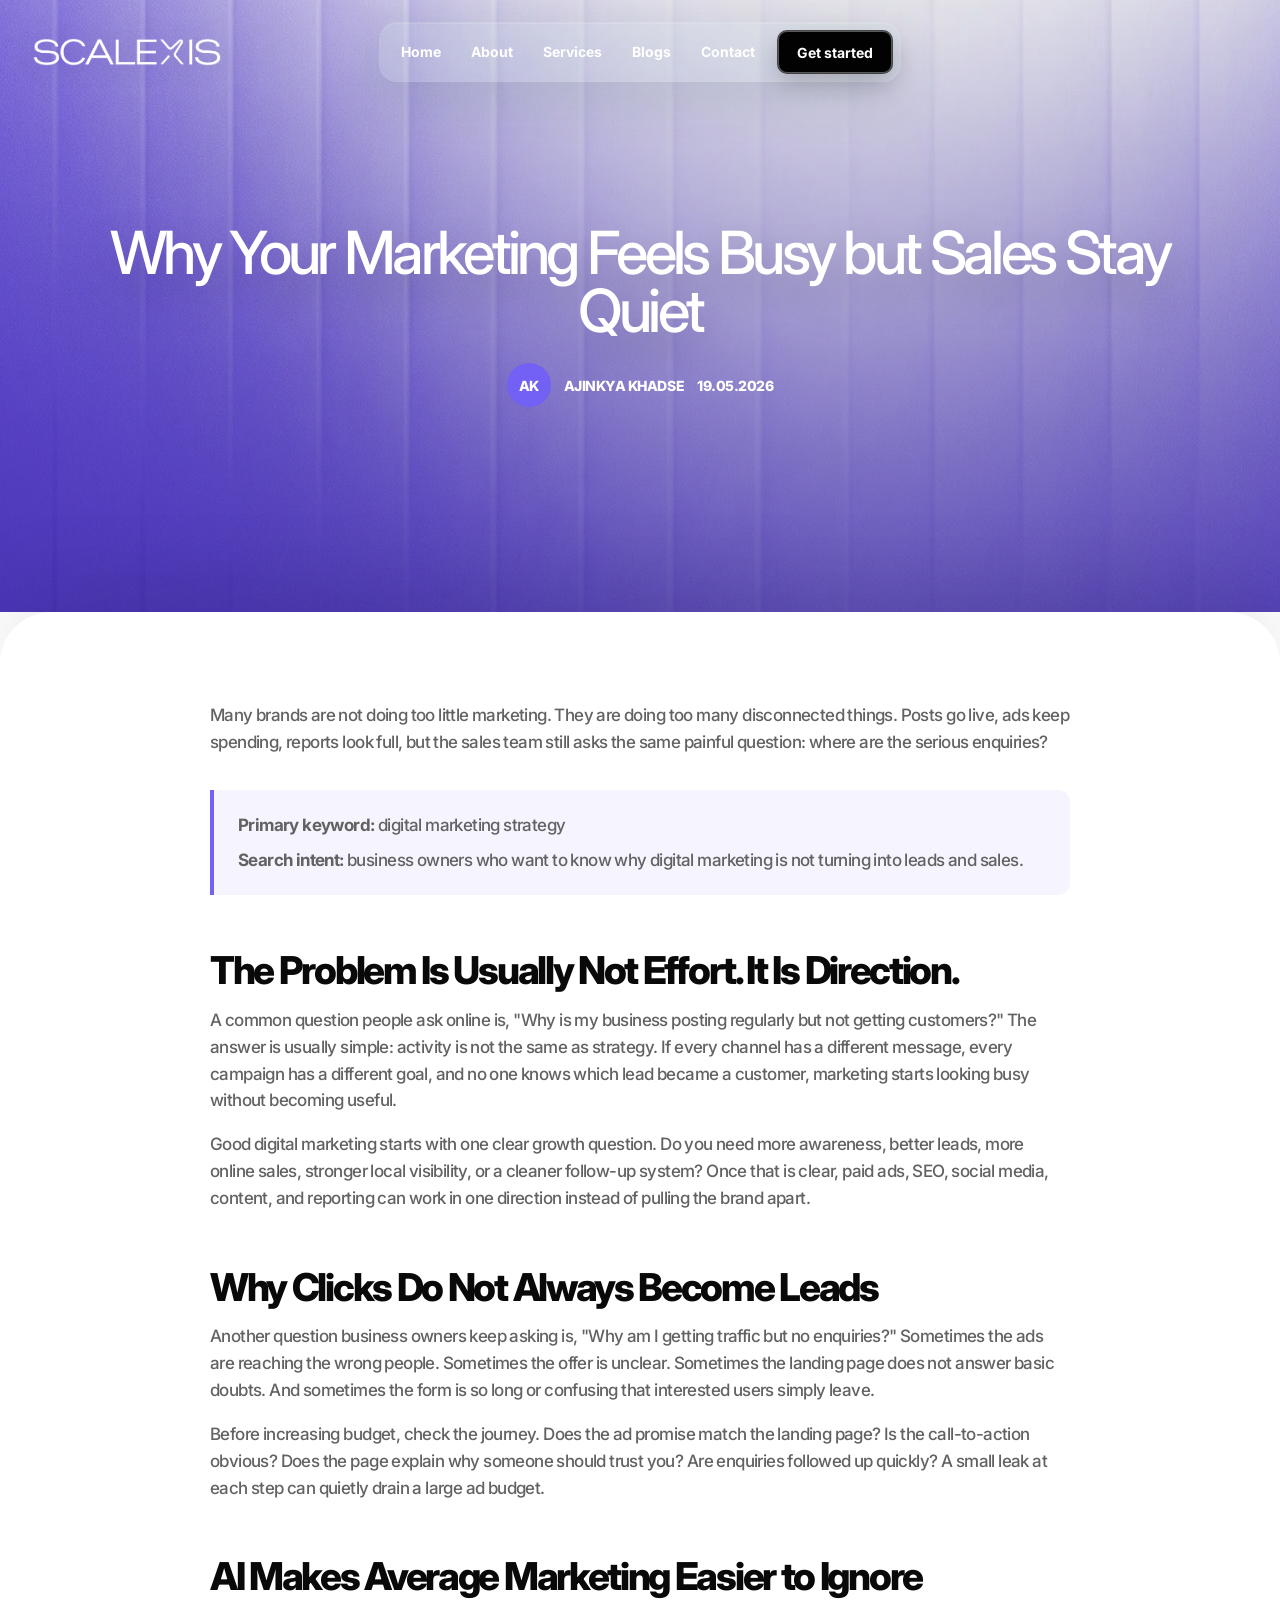
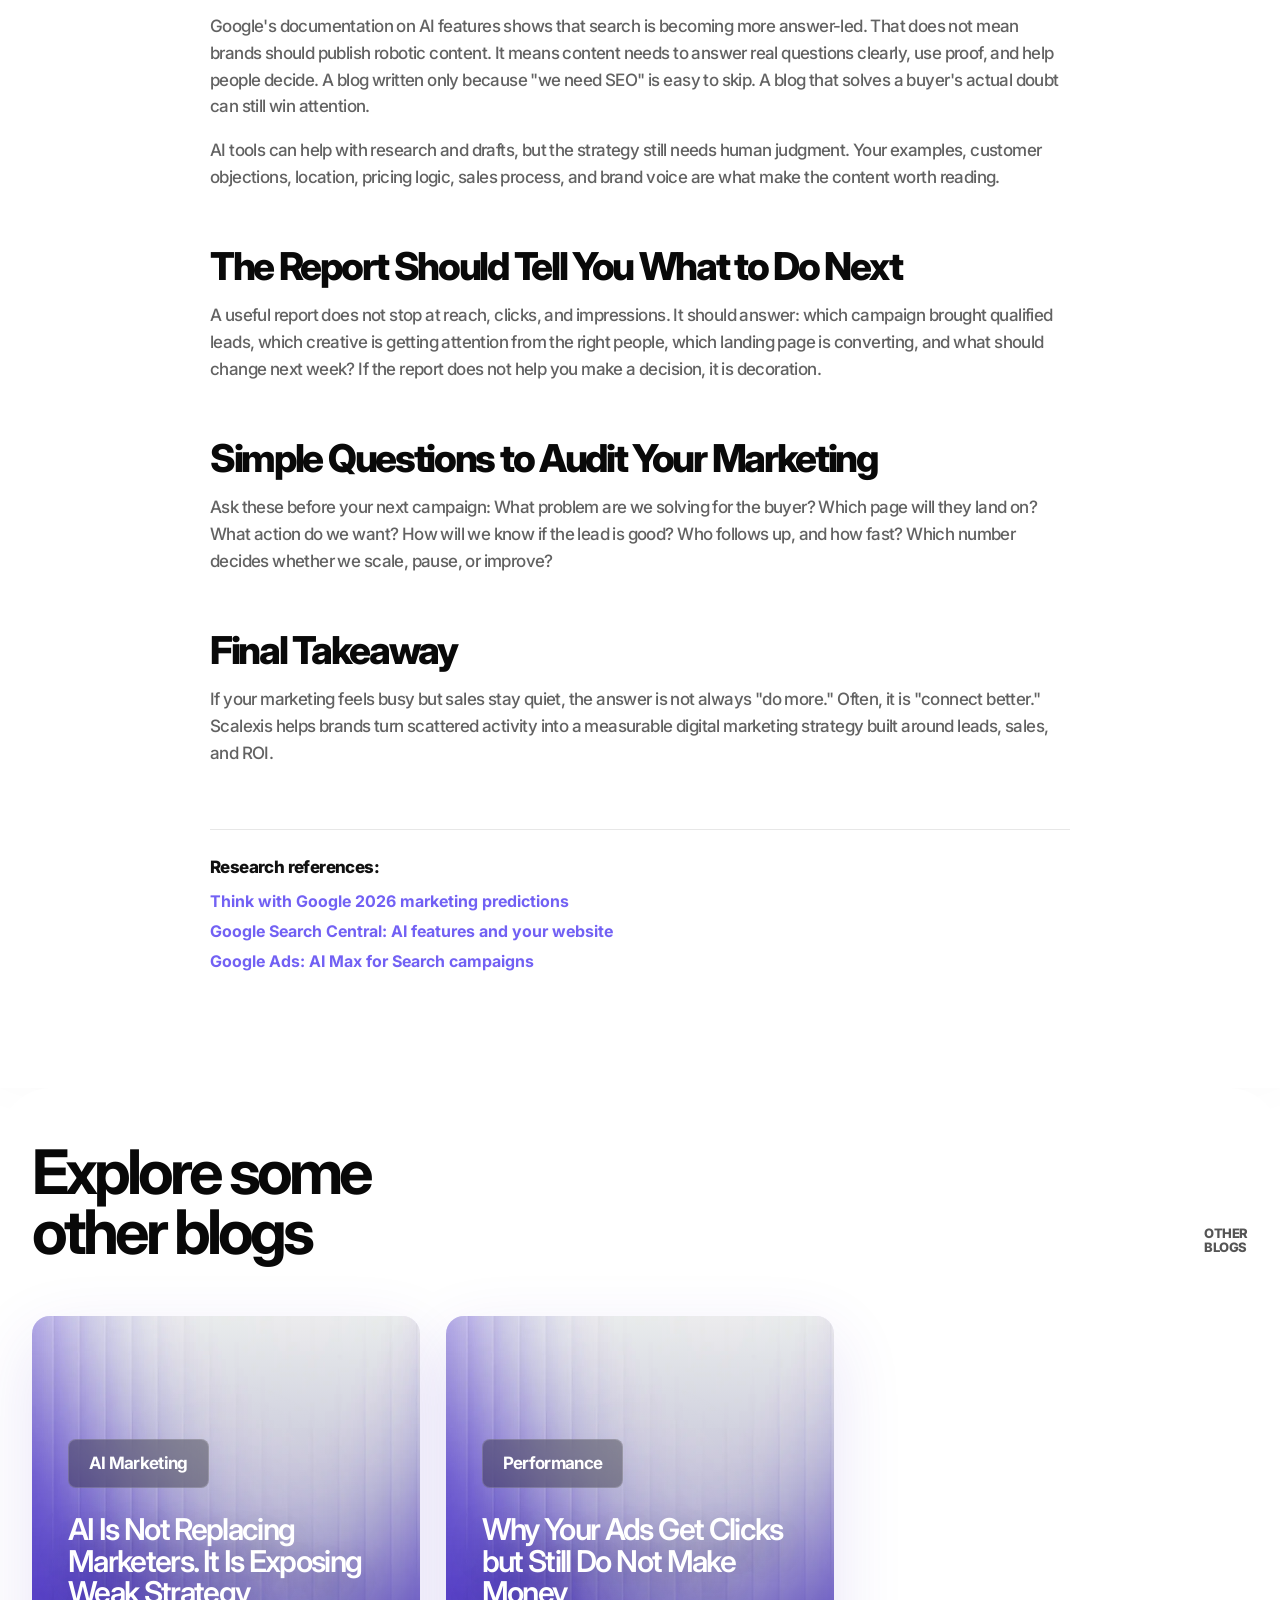
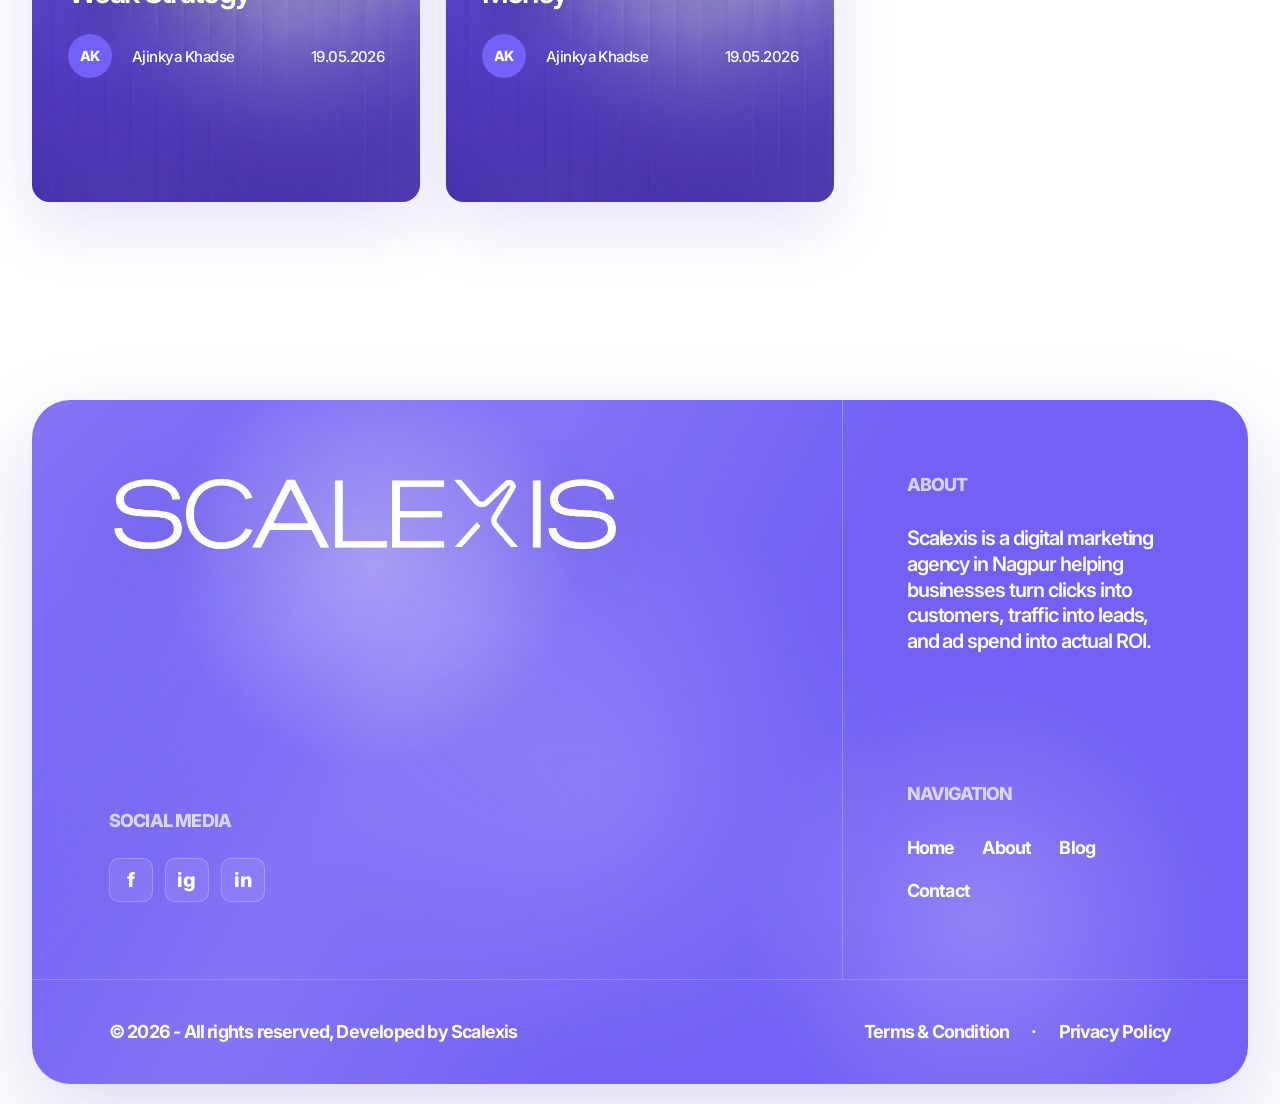
<file: blog-digital-marketing-trends-2026.html>
<!DOCTYPE html>
<html lang="en">
  <head>
    <!-- Google Tag Manager -->
    <script>(function(w,d,s,l,i){w[l]=w[l]||[];w[l].push({'gtm.start':
    new Date().getTime(),event:'gtm.js'});var f=d.getElementsByTagName(s)[0],
    j=d.createElement(s),dl=l!='dataLayer'?'&l='+l:'';j.async=true;j.src=
    'https://www.googletagmanager.com/gtm.js?id='+i+dl;f.parentNode.insertBefore(j,f);
    })(window,document,'script','dataLayer','GTM-M5TJSDPQ');</script>
    <!-- End Google Tag Manager -->
    <meta charset="UTF-8" />
    <meta name="viewport" content="width=device-width, initial-scale=1.0" />
    <title>Why Your Marketing Feels Busy but Sales Stay Quiet | Scalexis</title>
    <meta
      name="description"
      content="A simple guide to fixing digital marketing that looks active but does not produce leads, sales, or clear ROI."
    />
    <link rel="icon" type="image/png" href="assets/scalexis-favicon.png" />
    <link rel="preconnect" href="https://fonts.googleapis.com" />
    <link rel="preconnect" href="https://fonts.gstatic.com" crossorigin />
    <link
      href="https://fonts.googleapis.com/css2?family=Inter:wght@400;500;600;700;800&display=swap"
      rel="stylesheet"
    />
    <link rel="stylesheet" href="styles.css?v=20260519-6" />
    <script type="application/ld+json">
      {
        "@context": "https://schema.org",
        "@type": "BlogPosting",
        "headline": "Why Your Marketing Feels Busy but Sales Stay Quiet",
        "description": "A simple guide to fixing digital marketing that looks active but does not produce leads, sales, or clear ROI.",
        "image": "https://www.scalexis.in/assets/blog-cover-template.webp",
        "datePublished": "2026-05-19",
        "dateModified": "2026-05-19",
        "author": { "@type": "Person", "name": "Ajinkya Khadse" },
        "publisher": { "@type": "Organization", "name": "Scalexis" }
      }
    </script>
  </head>
  <body>
    <!-- Google Tag Manager (noscript) -->
    <noscript><iframe src="https://www.googletagmanager.com/ns.html?id=GTM-M5TJSDPQ"
    height="0" width="0" style="display:none;visibility:hidden"></iframe></noscript>
    <!-- End Google Tag Manager (noscript) -->
    <main class="page-shell article-page">
      <header class="site-header reveal header-reveal" data-delay="0">
        <a class="brand" href="/" aria-label="Scalexis home">
          <img src="assets/scalexis-logo-wordmark.png" alt="Scalexis" />
        </a>
        <button class="menu-toggle" type="button" aria-label="Open navigation menu" aria-controls="main-navigation" aria-expanded="false">
          <span></span><span></span><span></span>
        </button>
        <nav class="main-nav" id="main-navigation" aria-label="Main navigation">
          <a href="/" class="nav-link"><span class="nav-track"><span>Home</span><span>Home</span></span></a>
          <a href="/about" class="nav-link"><span class="nav-track"><span>About</span><span>About</span></span></a>
          <a href="/services" class="nav-link"><span class="nav-track"><span>Services</span><span>Services</span></span></a>
          <a href="/blog" class="nav-link"><span class="nav-track"><span>Blogs</span><span>Blogs</span></span></a>
          <a href="/contact" class="nav-link"><span class="nav-track"><span>Contact</span><span>Contact</span></span></a>
          <a href="/form" class="nav-cta" data-consultation-trigger>Get started</a>
        </nav>
      </header>

      <article>
        <section class="article-hero" aria-labelledby="article-title">
          <div class="article-hero-media">
            <img
              src="assets/blog-cover-template.webp"
              alt="Digital marketing strategy dashboard for ROI-focused brands"
            srcset="assets/blog-cover-template-720.webp 720w, assets/blog-cover-template-1200.webp 1200w, assets/blog-cover-template.webp 1792w" sizes="100vw" fetchpriority="high" decoding="async" width="1792" height="2400" />
            <div class="article-hero-tint"></div>
          </div>
          <div class="article-hero-inner reveal" data-delay="140">
            <h1 id="article-title">Why Your Marketing Feels Busy but Sales Stay Quiet</h1>
            <div class="article-meta-line"><span class="blog-author-mark">AK</span>
              <span>Ajinkya Khadse</span>
              <time datetime="2026-05-19">19.05.2026</time></div>
          </div>
        </section>

        <section class="article-content-section">
          <div class="article-content-inner section-reveal">
            <p class="article-lede">
              Many brands are not doing too little marketing. They are doing too many disconnected things. Posts go live, ads keep spending, reports look full, but the sales team still asks the same painful question: where are the serious enquiries?
            </p>

            <div class="article-summary">
              <p><strong>Primary keyword:</strong> digital marketing strategy</p>
              <p><strong>Search intent:</strong> business owners who want to know why digital marketing is not turning into leads and sales.</p>
            </div>

            <h2>The Problem Is Usually Not Effort. It Is Direction.</h2>
            <p>
              A common question people ask online is, "Why is my business posting regularly but not getting customers?" The answer is usually simple: activity is not the same as strategy. If every channel has a different message, every campaign has a different goal, and no one knows which lead became a customer, marketing starts looking busy without becoming useful.
            </p>
            <p>
              Good digital marketing starts with one clear growth question. Do you need more awareness, better leads, more online sales, stronger local visibility, or a cleaner follow-up system? Once that is clear, paid ads, SEO, social media, content, and reporting can work in one direction instead of pulling the brand apart.
            </p>

            <h2>Why Clicks Do Not Always Become Leads</h2>
            <p>
              Another question business owners keep asking is, "Why am I getting traffic but no enquiries?" Sometimes the ads are reaching the wrong people. Sometimes the offer is unclear. Sometimes the landing page does not answer basic doubts. And sometimes the form is so long or confusing that interested users simply leave.
            </p>
            <p>
              Before increasing budget, check the journey. Does the ad promise match the landing page? Is the call-to-action obvious? Does the page explain why someone should trust you? Are enquiries followed up quickly? A small leak at each step can quietly drain a large ad budget.
            </p>

            <h2>AI Makes Average Marketing Easier to Ignore</h2>
            <p>
              Google's documentation on AI features shows that search is becoming more answer-led. That does not mean brands should publish robotic content. It means content needs to answer real questions clearly, use proof, and help people decide. A blog written only because "we need SEO" is easy to skip. A blog that solves a buyer's actual doubt can still win attention.
            </p>
            <p>
              AI tools can help with research and drafts, but the strategy still needs human judgment. Your examples, customer objections, location, pricing logic, sales process, and brand voice are what make the content worth reading.
            </p>

            <h2>The Report Should Tell You What to Do Next</h2>
            <p>
              A useful report does not stop at reach, clicks, and impressions. It should answer: which campaign brought qualified leads, which creative is getting attention from the right people, which landing page is converting, and what should change next week? If the report does not help you make a decision, it is decoration.
            </p>

            <h2>Simple Questions to Audit Your Marketing</h2>
            <p>
              Ask these before your next campaign: What problem are we solving for the buyer? Which page will they land on? What action do we want? How will we know if the lead is good? Who follows up, and how fast? Which number decides whether we scale, pause, or improve?
            </p>

            <h2>Final Takeaway</h2>
            <p>
              If your marketing feels busy but sales stay quiet, the answer is not always "do more." Often, it is "connect better." Scalexis helps brands turn scattered activity into a measurable digital marketing strategy built around leads, sales, and ROI.
            </p>

            <div class="article-sources">
              <p>Research references:</p>
              <a href="https://business.google.com/us/think/future-of-marketing/marketing-predictions-guide-2026" target="_blank" rel="noopener noreferrer">Think with Google 2026 marketing predictions</a>
              <a href="https://developers.google.com/search/docs/appearance/ai-overviews" target="_blank" rel="noopener noreferrer">Google Search Central: AI features and your website</a>
              <a href="https://blog.google/products/ads-commerce/google-ai-max-for-search-campaigns/" target="_blank" rel="noopener noreferrer">Google Ads: AI Max for Search campaigns</a>
            </div>
          </div>
        </section>
      </article>

      <section class="related-blogs-section" aria-labelledby="related-title">
        <div class="related-blogs-inner section-reveal">
          <div class="related-heading">
            <h2 id="related-title">Explore some<br />other blogs</h2>
            <p>OTHER<br />BLOGS</p>
          </div>
          <div class="blog-grid">
            <article class="blog-card">
              <a href="/ai-is-exposing-weak-strategy">
                <div class="blog-image-wrap">
                  <img src="assets/blog-cover-template.webp" alt="Scalexis blog cover for AI Is Not Replacing Marketers. It Is Exposing Weak Strategy" srcset="assets/blog-cover-template-720.webp 720w, assets/blog-cover-template-1200.webp 1200w, assets/blog-cover-template.webp 1792w" sizes="(max-width: 767px) calc(100vw - 48px), (max-width: 1199px) calc((100vw - 96px) / 2), 460px" width="1792" height="2400" loading="lazy" />
                  <div class="blog-card-overlay">
                    <span class="blog-card-tag">AI Marketing</span>
                    <h3>AI Is Not Replacing Marketers. It Is Exposing Weak Strategy</h3>
                    <div class="blog-meta"><span class="blog-author-mark">AK</span><span>Ajinkya Khadse</span><time datetime="2026-05-19">19.05.2026</time></div>
                  </div>
                </div>
              </a>
            </article>
            <article class="blog-card">
              <a href="/ads-clicks-no-money">
                <div class="blog-image-wrap">
                  <img src="assets/blog-cover-template.webp" alt="Scalexis blog cover for Why Your Ads Get Clicks but Still Do Not Make Money" srcset="assets/blog-cover-template-720.webp 720w, assets/blog-cover-template-1200.webp 1200w, assets/blog-cover-template.webp 1792w" sizes="(max-width: 767px) calc(100vw - 48px), (max-width: 1199px) calc((100vw - 96px) / 2), 460px" width="1792" height="2400" loading="lazy" />
                  <div class="blog-card-overlay">
                    <span class="blog-card-tag">Performance</span>
                    <h3>Why Your Ads Get Clicks but Still Do Not Make Money</h3>
                    <div class="blog-meta"><span class="blog-author-mark">AK</span><span>Ajinkya Khadse</span><time datetime="2026-05-19">19.05.2026</time></div>
                  </div>
                </div>
              </a>
            </article>
          </div>
        </div>
      </section>

      <footer class="site-footer" aria-labelledby="footer-logo">
        <div class="footer-panel">
          <div class="footer-main">
            <div class="footer-brand-block">
              <a class="footer-logo" href="/" id="footer-logo" aria-label="Scalexis home"><img src="assets/scalexis-logo-wordmark.png" alt="Scalexis" /></a>
              <div class="footer-social">
                <p>SOCIAL MEDIA</p>
                <div class="footer-social-links" aria-label="Social media links">
                  <a href="https://www.facebook.com/scalexis.agency/" target="_blank" rel="noopener noreferrer" aria-label="Facebook">f</a>
                  <a href="https://www.instagram.com/scalexis.agency/" target="_blank" rel="noopener noreferrer" aria-label="Instagram">ig</a>
                  <a href="https://www.linkedin.com/company/scalexis-advertising-agency/" target="_blank" rel="noopener noreferrer" aria-label="LinkedIn">in</a>
                </div>
              </div>
            </div>
            <div class="footer-info">
              <div class="footer-about">
                <p class="footer-label">ABOUT</p>
                <p>Scalexis is a digital marketing agency in Nagpur helping businesses turn clicks into customers, traffic into leads, and ad spend into actual ROI.</p>
              </div>
              <nav class="footer-nav" aria-label="Footer navigation">
                <p class="footer-label">NAVIGATION</p>
                <div class="footer-nav-links">
                  <a href="/">Home</a>
                  <a href="/about">About</a>
                  <a href="/blog">Blog</a>
                  <a href="/contact">Contact</a>
                </div>
              </nav>
            </div>
          </div>
          <div class="footer-bottom">
            <p>&copy; 2026 - All rights reserved, Developed by Scalexis</p>
            <div class="footer-legal" aria-label="Legal links"><a href="/terms-and-conditions">Terms &amp; Condition</a><span aria-hidden="true">&middot;</span><a href="/privacy-policy">Privacy Policy</a></div>
          </div>
        </div>
      </footer>

      <div class="consultation-modal" id="consultation" role="dialog" aria-modal="true" aria-labelledby="consultation-title" hidden>
        <div class="consultation-backdrop" data-consultation-close></div>
        <div class="consultation-dialog">
          <section class="consultation-visual" aria-label="Scalexis growth consultation"><p class="consultation-headline">Ready to Stop Guessing and Start Growing?</p><div class="consultation-glow" aria-hidden="true"></div></section>
          <section class="consultation-form-panel">
            <button class="consultation-close" type="button" aria-label="Close consultation form" data-consultation-close><span></span><span></span></button>
            <p class="consultation-mark" aria-hidden="true">*</p>
            <p id="consultation-title" class="consultation-title">Get Started</p>
            <form class="consultation-form" method="POST">
              <label><span>Full Name</span><input type="text" name="Full Name" autocomplete="name" required /></label>
              <label><span>Business Name</span><input type="text" name="Business Name" autocomplete="organization" required /></label>
              <label><span>Phone Number</span><input type="tel" name="Phone Number" autocomplete="tel" required /></label>
              <label><span>Email</span><input type="email" name="Email" autocomplete="email" required /></label>
              <button type="submit">1:1 Free Marketing Consultation</button>
            </form>
          </section>
        </div>
      </div>
    </main>

    <script src="script.js?v=20260519-6"></script>
  </body>
</html>
</file>
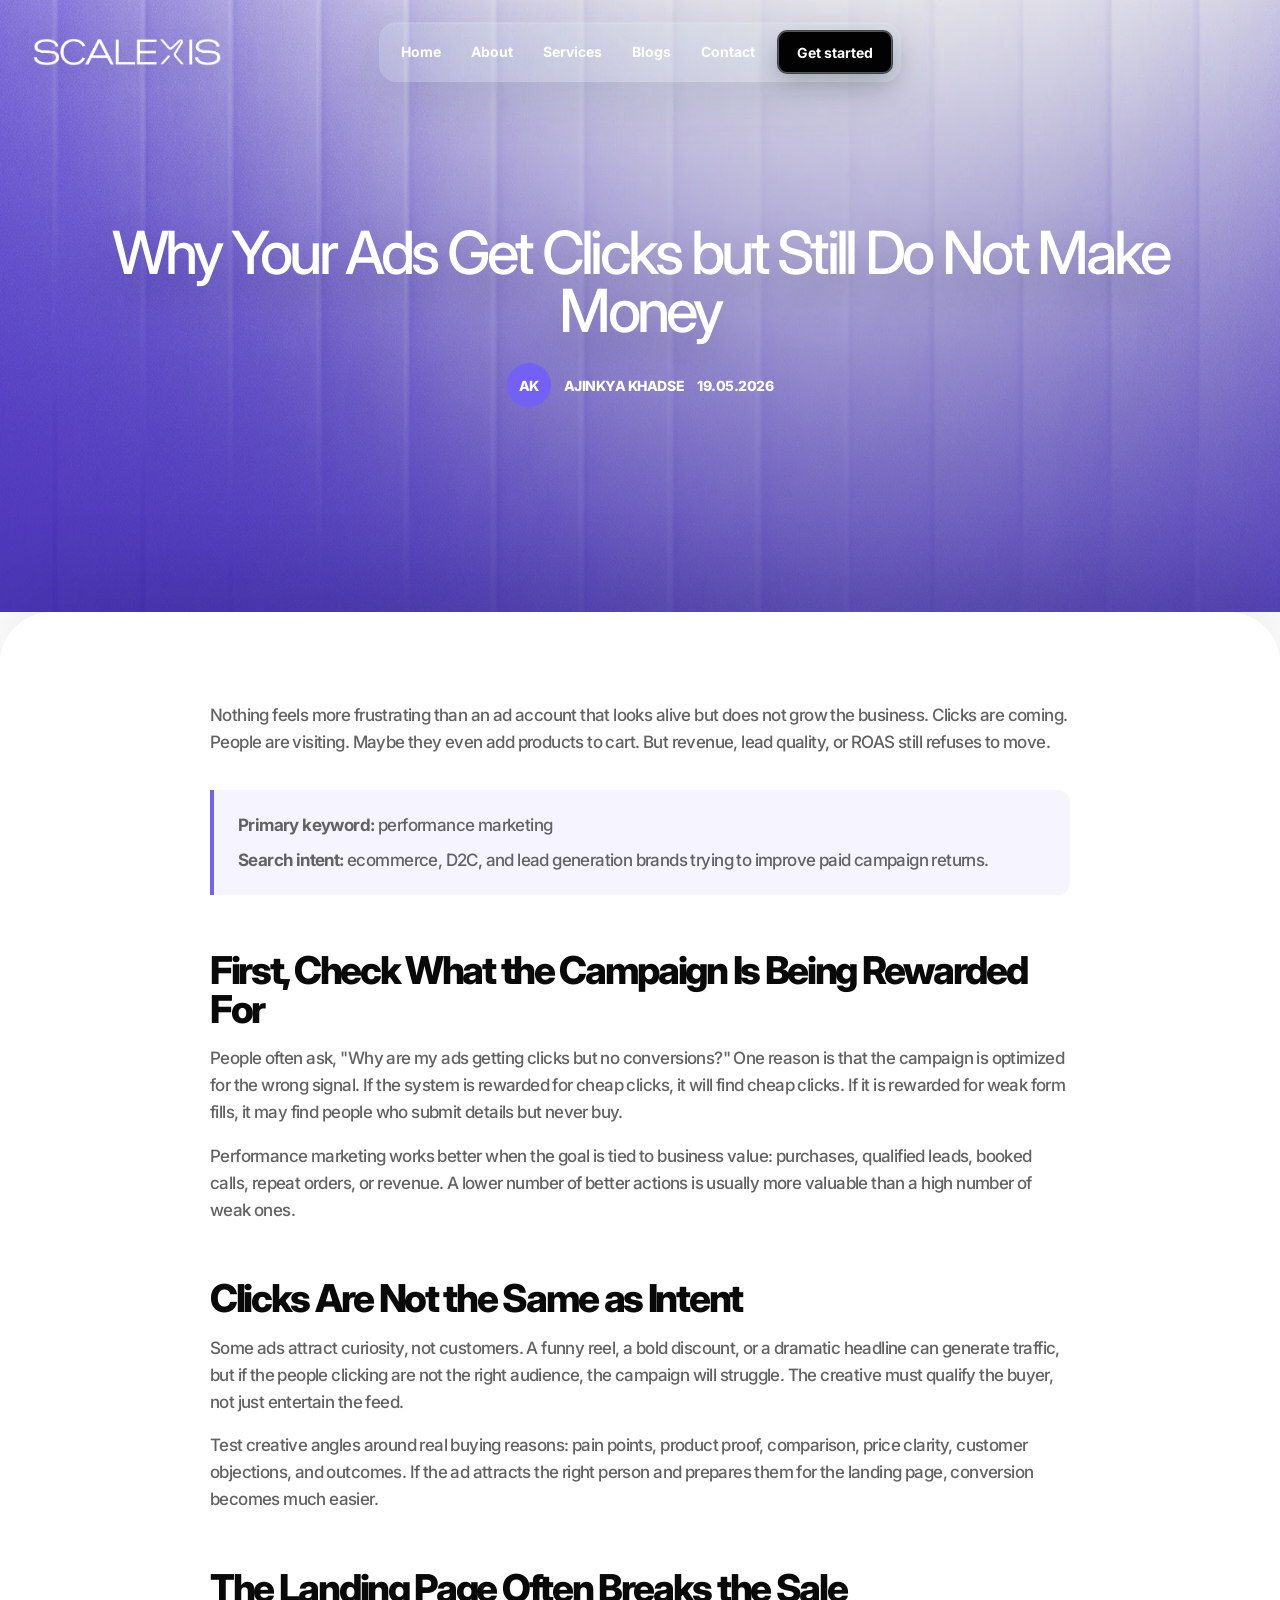
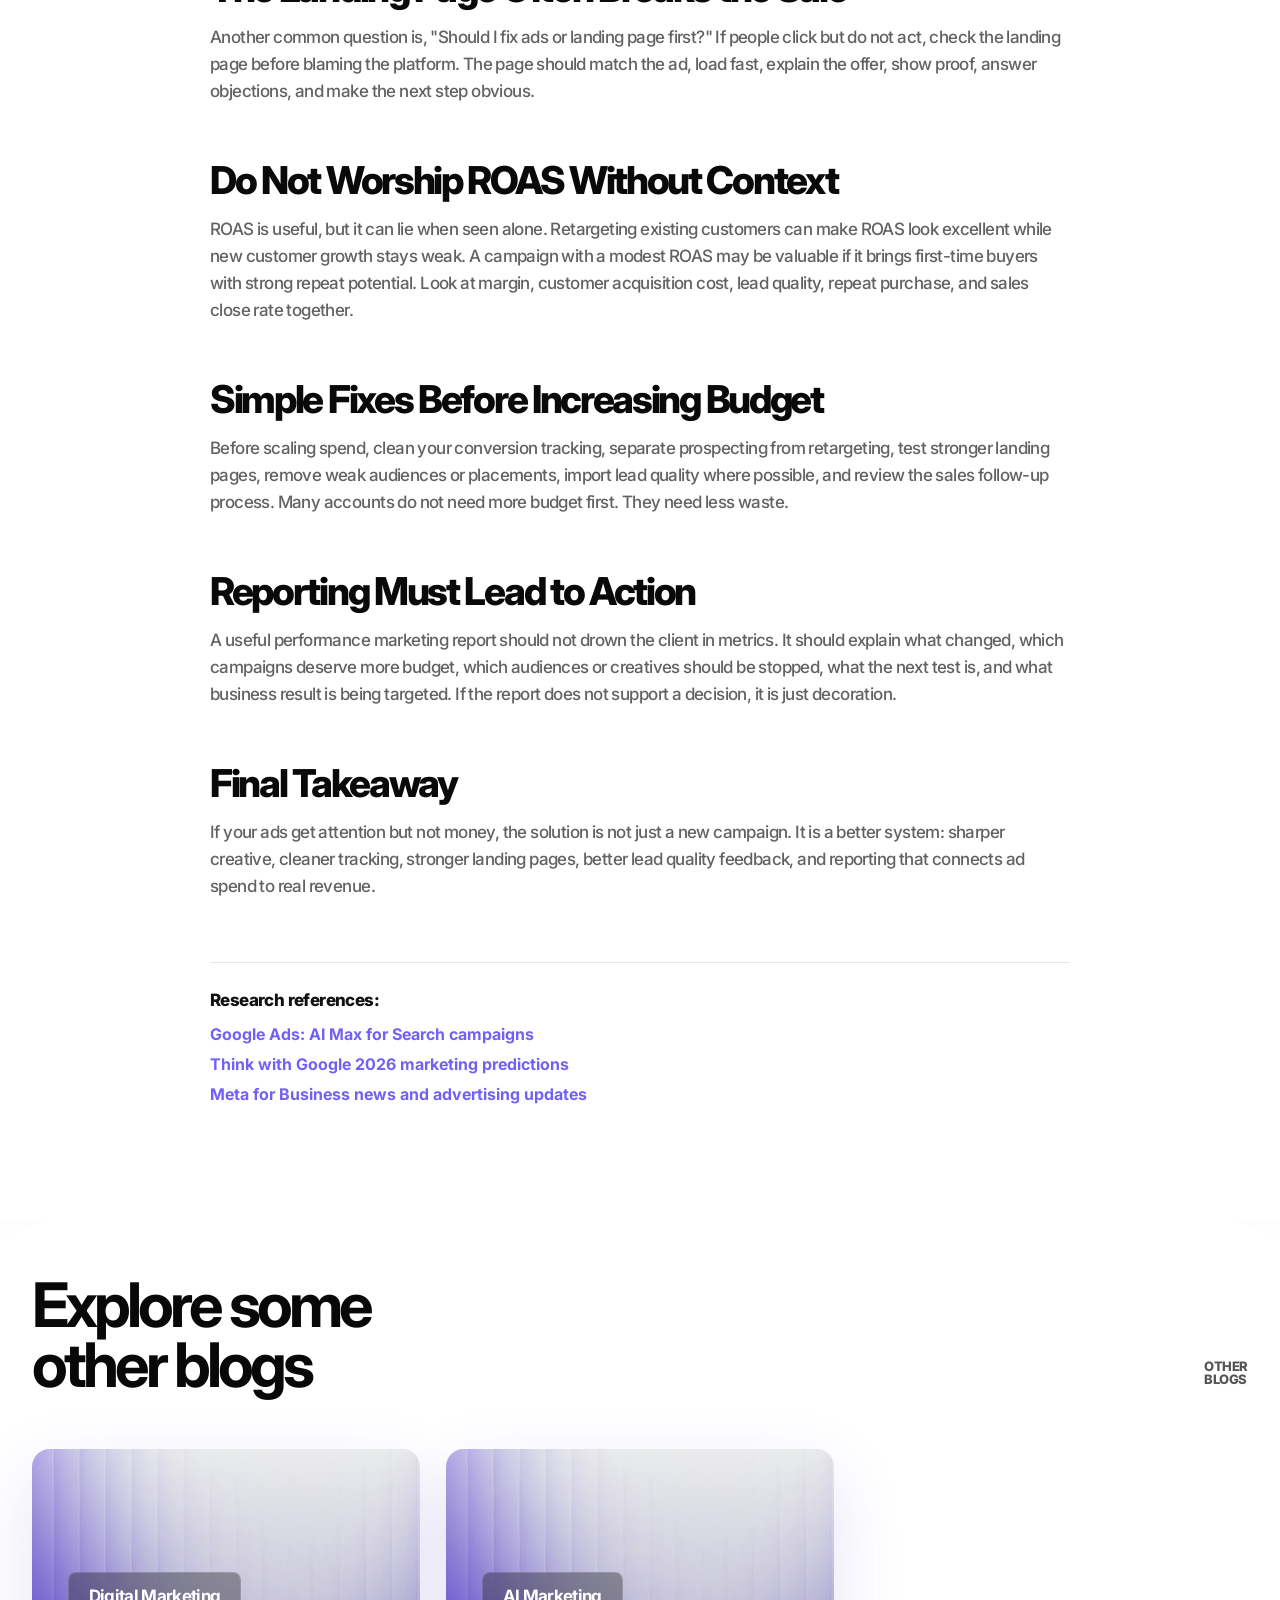
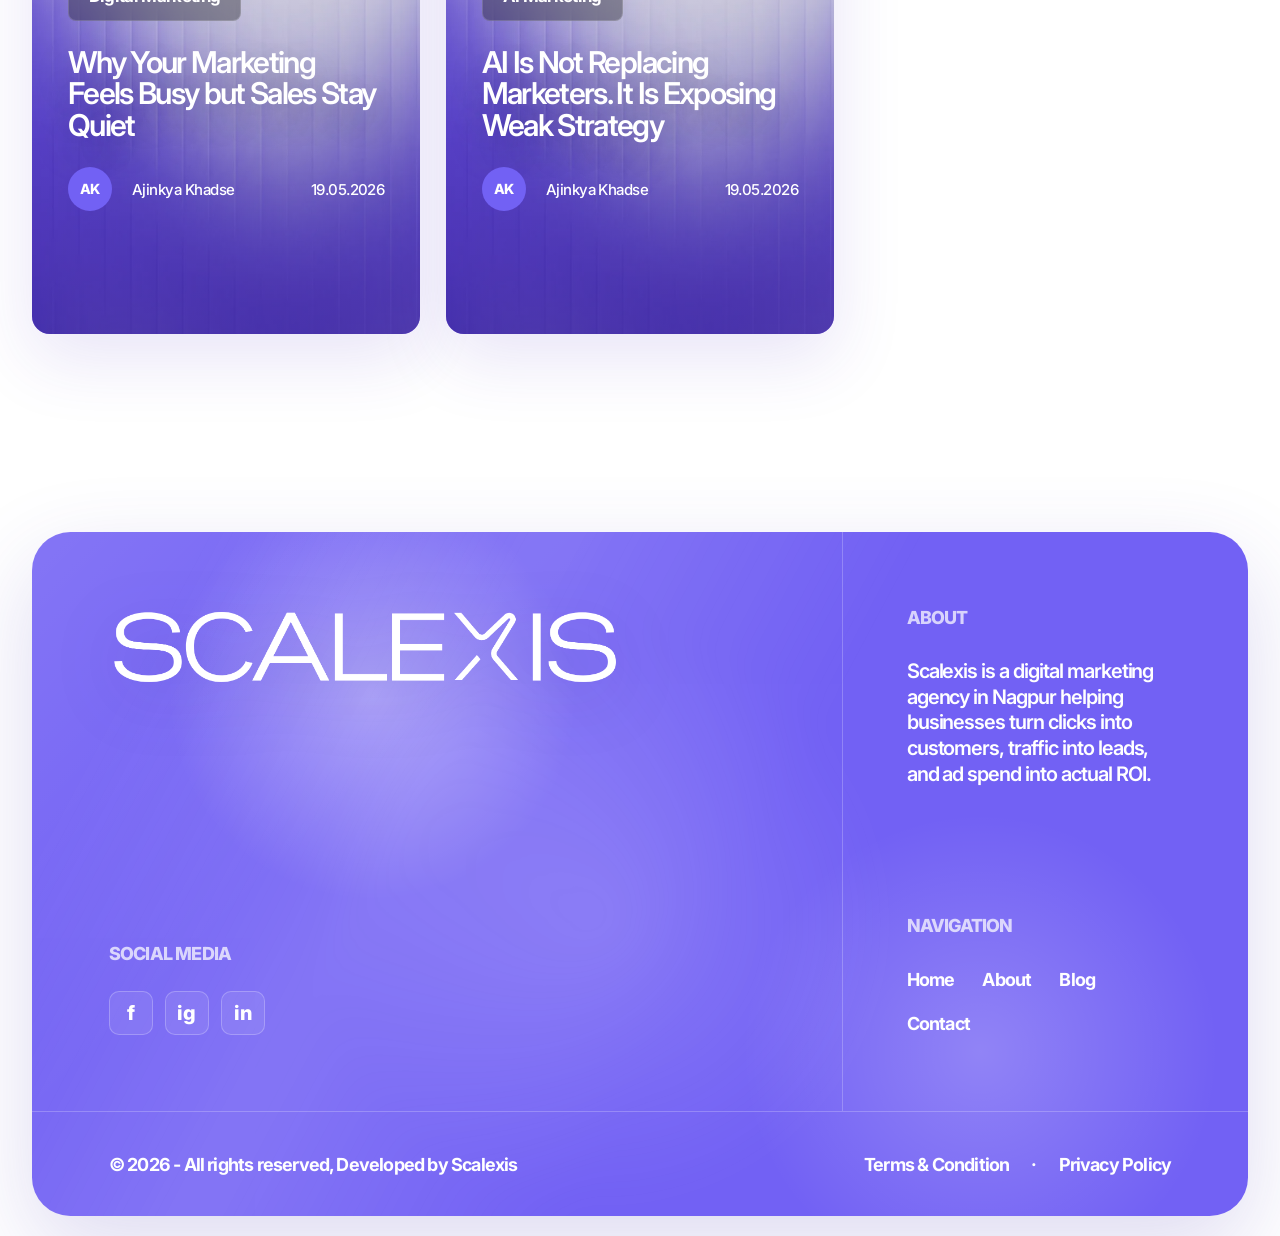
<file: blog-performance-marketing-trends-2026.html>
<!DOCTYPE html>
<html lang="en">
  <head>
    <!-- Google Tag Manager -->
    <script>(function(w,d,s,l,i){w[l]=w[l]||[];w[l].push({'gtm.start':
    new Date().getTime(),event:'gtm.js'});var f=d.getElementsByTagName(s)[0],
    j=d.createElement(s),dl=l!='dataLayer'?'&l='+l:'';j.async=true;j.src=
    'https://www.googletagmanager.com/gtm.js?id='+i+dl;f.parentNode.insertBefore(j,f);
    })(window,document,'script','dataLayer','GTM-M5TJSDPQ');</script>
    <!-- End Google Tag Manager -->
    <meta charset="UTF-8" />
    <meta name="viewport" content="width=device-width, initial-scale=1.0" />
    <title>Why Your Ads Get Clicks but Still Do Not Make Money | Scalexis</title>
    <meta
      name="description"
      content="A practical performance marketing guide for brands getting clicks, add-to-carts, or leads but not enough profitable growth."
    />
    <link rel="icon" type="image/png" href="assets/scalexis-favicon.png" />
    <link rel="preconnect" href="https://fonts.googleapis.com" />
    <link rel="preconnect" href="https://fonts.gstatic.com" crossorigin />
    <link href="https://fonts.googleapis.com/css2?family=Inter:wght@400;500;600;700;800&display=swap" rel="stylesheet" />
    <link rel="stylesheet" href="styles.css?v=20260519-6" />
    <script type="application/ld+json">
      {
        "@context": "https://schema.org",
        "@type": "BlogPosting",
        "headline": "Why Your Ads Get Clicks but Still Do Not Make Money",
        "description": "A practical performance marketing guide for brands getting clicks, add-to-carts, or leads but not enough profitable growth.",
        "image": "https://www.scalexis.in/assets/blog-cover-template.webp",
        "datePublished": "2026-05-19",
        "dateModified": "2026-05-19",
        "author": { "@type": "Person", "name": "Ajinkya Khadse" },
        "publisher": { "@type": "Organization", "name": "Scalexis" }
      }
    </script>
  </head>
  <body>
    <!-- Google Tag Manager (noscript) -->
    <noscript><iframe src="https://www.googletagmanager.com/ns.html?id=GTM-M5TJSDPQ"
    height="0" width="0" style="display:none;visibility:hidden"></iframe></noscript>
    <!-- End Google Tag Manager (noscript) -->
    <main class="page-shell article-page">
      <header class="site-header reveal header-reveal" data-delay="0">
        <a class="brand" href="/" aria-label="Scalexis home"><img src="assets/scalexis-logo-wordmark.png" alt="Scalexis" /></a>
        <button class="menu-toggle" type="button" aria-label="Open navigation menu" aria-controls="main-navigation" aria-expanded="false"><span></span><span></span><span></span></button>
        <nav class="main-nav" id="main-navigation" aria-label="Main navigation">
          <a href="/" class="nav-link"><span class="nav-track"><span>Home</span><span>Home</span></span></a>
          <a href="/about" class="nav-link"><span class="nav-track"><span>About</span><span>About</span></span></a>
          <a href="/services" class="nav-link"><span class="nav-track"><span>Services</span><span>Services</span></span></a>
          <a href="/blog" class="nav-link"><span class="nav-track"><span>Blogs</span><span>Blogs</span></span></a>
          <a href="/contact" class="nav-link"><span class="nav-track"><span>Contact</span><span>Contact</span></span></a>
          <a href="/form" class="nav-cta" data-consultation-trigger>Get started</a>
        </nav>
      </header>

      <article>
        <section class="article-hero" aria-labelledby="article-title">
          <div class="article-hero-media">
            <img src="assets/blog-cover-template.webp" alt="Scalexis blog cover for Why Your Ads Get Clicks but Still Do Not Make Money" srcset="assets/blog-cover-template-720.webp 720w, assets/blog-cover-template-1200.webp 1200w, assets/blog-cover-template.webp 1792w" sizes="100vw" fetchpriority="high" decoding="async" width="1792" height="2400" />
            <div class="article-hero-tint"></div>
          </div>
          <div class="article-hero-inner reveal" data-delay="140">
            <h1 id="article-title">Why Your Ads Get Clicks but Still Do Not Make Money</h1>
            <div class="article-meta-line"><span class="blog-author-mark">AK</span>
              <span>Ajinkya Khadse</span>
              <time datetime="2026-05-19">19.05.2026</time></div>
          </div>
        </section>

        <section class="article-content-section">
          <div class="article-content-inner section-reveal">
            <p class="article-lede">
              Nothing feels more frustrating than an ad account that looks alive but does not grow the business. Clicks are coming. People are visiting. Maybe they even add products to cart. But revenue, lead quality, or ROAS still refuses to move.
            </p>

            <div class="article-summary">
              <p><strong>Primary keyword:</strong> performance marketing</p>
              <p><strong>Search intent:</strong> ecommerce, D2C, and lead generation brands trying to improve paid campaign returns.</p>
            </div>

            <h2>First, Check What the Campaign Is Being Rewarded For</h2>
            <p>
              People often ask, "Why are my ads getting clicks but no conversions?" One reason is that the campaign is optimized for the wrong signal. If the system is rewarded for cheap clicks, it will find cheap clicks. If it is rewarded for weak form fills, it may find people who submit details but never buy.
            </p>
            <p>
              Performance marketing works better when the goal is tied to business value: purchases, qualified leads, booked calls, repeat orders, or revenue. A lower number of better actions is usually more valuable than a high number of weak ones.
            </p>

            <h2>Clicks Are Not the Same as Intent</h2>
            <p>
              Some ads attract curiosity, not customers. A funny reel, a bold discount, or a dramatic headline can generate traffic, but if the people clicking are not the right audience, the campaign will struggle. The creative must qualify the buyer, not just entertain the feed.
            </p>
            <p>
              Test creative angles around real buying reasons: pain points, product proof, comparison, price clarity, customer objections, and outcomes. If the ad attracts the right person and prepares them for the landing page, conversion becomes much easier.
            </p>

            <h2>The Landing Page Often Breaks the Sale</h2>
            <p>
              Another common question is, "Should I fix ads or landing page first?" If people click but do not act, check the landing page before blaming the platform. The page should match the ad, load fast, explain the offer, show proof, answer objections, and make the next step obvious.
            </p>

            <h2>Do Not Worship ROAS Without Context</h2>
            <p>
              ROAS is useful, but it can lie when seen alone. Retargeting existing customers can make ROAS look excellent while new customer growth stays weak. A campaign with a modest ROAS may be valuable if it brings first-time buyers with strong repeat potential. Look at margin, customer acquisition cost, lead quality, repeat purchase, and sales close rate together.
            </p>

            <h2>Simple Fixes Before Increasing Budget</h2>
            <p>
              Before scaling spend, clean your conversion tracking, separate prospecting from retargeting, test stronger landing pages, remove weak audiences or placements, import lead quality where possible, and review the sales follow-up process. Many accounts do not need more budget first. They need less waste.
            </p>

            <h2>Reporting Must Lead to Action</h2>
            <p>
              A useful performance marketing report should not drown the client in metrics. It should explain what changed, which campaigns deserve more budget, which audiences or creatives should be stopped, what the next test is, and what business result is being targeted. If the report does not support a decision, it is just decoration.
            </p>

            <h2>Final Takeaway</h2>
            <p>
              If your ads get attention but not money, the solution is not just a new campaign. It is a better system: sharper creative, cleaner tracking, stronger landing pages, better lead quality feedback, and reporting that connects ad spend to real revenue.
            </p>

            <div class="article-sources">
              <p>Research references:</p>
              <a href="https://blog.google/products/ads-commerce/google-ai-max-for-search-campaigns/" target="_blank" rel="noopener noreferrer">Google Ads: AI Max for Search campaigns</a>
              <a href="https://business.google.com/us/think/future-of-marketing/marketing-predictions-guide-2026" target="_blank" rel="noopener noreferrer">Think with Google 2026 marketing predictions</a>
              <a href="https://www.facebook.com/business/news" target="_blank" rel="noopener noreferrer">Meta for Business news and advertising updates</a>
            </div>
          </div>
        </section>
      </article>

      <section class="related-blogs-section" aria-labelledby="related-title">
        <div class="related-blogs-inner section-reveal">
          <div class="related-heading"><h2 id="related-title">Explore some<br />other blogs</h2><p>OTHER<br />BLOGS</p></div>
          <div class="blog-grid">
            <article class="blog-card">
              <a href="/marketing-feels-busy">
                <div class="blog-image-wrap">
                  <img src="assets/blog-cover-template.webp" alt="Scalexis blog cover for Why Your Marketing Feels Busy but Sales Stay Quiet" srcset="assets/blog-cover-template-720.webp 720w, assets/blog-cover-template-1200.webp 1200w, assets/blog-cover-template.webp 1792w" sizes="(max-width: 767px) calc(100vw - 48px), (max-width: 1199px) calc((100vw - 96px) / 2), 460px" width="1792" height="2400" loading="lazy" />
                  <div class="blog-card-overlay">
                    <span class="blog-card-tag">Digital Marketing</span>
                    <h3>Why Your Marketing Feels Busy but Sales Stay Quiet</h3>
                    <div class="blog-meta"><span class="blog-author-mark">AK</span><span>Ajinkya Khadse</span><time datetime="2026-05-19">19.05.2026</time></div>
                  </div>
                </div>
              </a>
            </article>
            <article class="blog-card">
              <a href="/ai-is-exposing-weak-strategy">
                <div class="blog-image-wrap">
                  <img src="assets/blog-cover-template.webp" alt="Scalexis blog cover for AI Is Not Replacing Marketers. It Is Exposing Weak Strategy" srcset="assets/blog-cover-template-720.webp 720w, assets/blog-cover-template-1200.webp 1200w, assets/blog-cover-template.webp 1792w" sizes="(max-width: 767px) calc(100vw - 48px), (max-width: 1199px) calc((100vw - 96px) / 2), 460px" width="1792" height="2400" loading="lazy" />
                  <div class="blog-card-overlay">
                    <span class="blog-card-tag">AI Marketing</span>
                    <h3>AI Is Not Replacing Marketers. It Is Exposing Weak Strategy</h3>
                    <div class="blog-meta"><span class="blog-author-mark">AK</span><span>Ajinkya Khadse</span><time datetime="2026-05-19">19.05.2026</time></div>
                  </div>
                </div>
              </a>
            </article>
          </div>
        </div>
      </section>

      <footer class="site-footer" aria-labelledby="footer-logo">
        <div class="footer-panel">
          <div class="footer-main">
            <div class="footer-brand-block">
              <a class="footer-logo" href="/" id="footer-logo" aria-label="Scalexis home"><img src="assets/scalexis-logo-wordmark.png" alt="Scalexis" /></a>
              <div class="footer-social"><p>SOCIAL MEDIA</p><div class="footer-social-links" aria-label="Social media links"><a href="https://www.facebook.com/scalexis.agency/" target="_blank" rel="noopener noreferrer" aria-label="Facebook">f</a><a href="https://www.instagram.com/scalexis.agency/" target="_blank" rel="noopener noreferrer" aria-label="Instagram">ig</a><a href="https://www.linkedin.com/company/scalexis-advertising-agency/" target="_blank" rel="noopener noreferrer" aria-label="LinkedIn">in</a></div></div>
            </div>
            <div class="footer-info">
              <div class="footer-about"><p class="footer-label">ABOUT</p><p>Scalexis is a digital marketing agency in Nagpur helping businesses turn clicks into customers, traffic into leads, and ad spend into actual ROI.</p></div>
              <nav class="footer-nav" aria-label="Footer navigation"><p class="footer-label">NAVIGATION</p><div class="footer-nav-links"><a href="/">Home</a><a href="/about">About</a><a href="/blog">Blog</a><a href="/contact">Contact</a></div></nav>
            </div>
          </div>
          <div class="footer-bottom"><p>&copy; 2026 - All rights reserved, Developed by Scalexis</p><div class="footer-legal" aria-label="Legal links"><a href="/terms-and-conditions">Terms &amp; Condition</a><span aria-hidden="true">&middot;</span><a href="/privacy-policy">Privacy Policy</a></div></div>
        </div>
      </footer>

      <div class="consultation-modal" id="consultation" role="dialog" aria-modal="true" aria-labelledby="consultation-title" hidden>
        <div class="consultation-backdrop" data-consultation-close></div>
        <div class="consultation-dialog">
          <section class="consultation-visual" aria-label="Scalexis growth consultation"><p class="consultation-headline">Ready to Stop Guessing and Start Growing?</p><div class="consultation-glow" aria-hidden="true"></div></section>
          <section class="consultation-form-panel">
            <button class="consultation-close" type="button" aria-label="Close consultation form" data-consultation-close><span></span><span></span></button>
            <p class="consultation-mark" aria-hidden="true">*</p><p id="consultation-title" class="consultation-title">Get Started</p>
            <form class="consultation-form" method="POST">
              <label><span>Full Name</span><input type="text" name="Full Name" autocomplete="name" required /></label>
              <label><span>Business Name</span><input type="text" name="Business Name" autocomplete="organization" required /></label>
              <label><span>Phone Number</span><input type="tel" name="Phone Number" autocomplete="tel" required /></label>
              <label><span>Email</span><input type="email" name="Email" autocomplete="email" required /></label>
              <button type="submit">1:1 Free Marketing Consultation</button>
            </form>
          </section>
        </div>
      </div>
    </main>

    <script src="script.js?v=20260519-6"></script>
  </body>
</html>
</file>
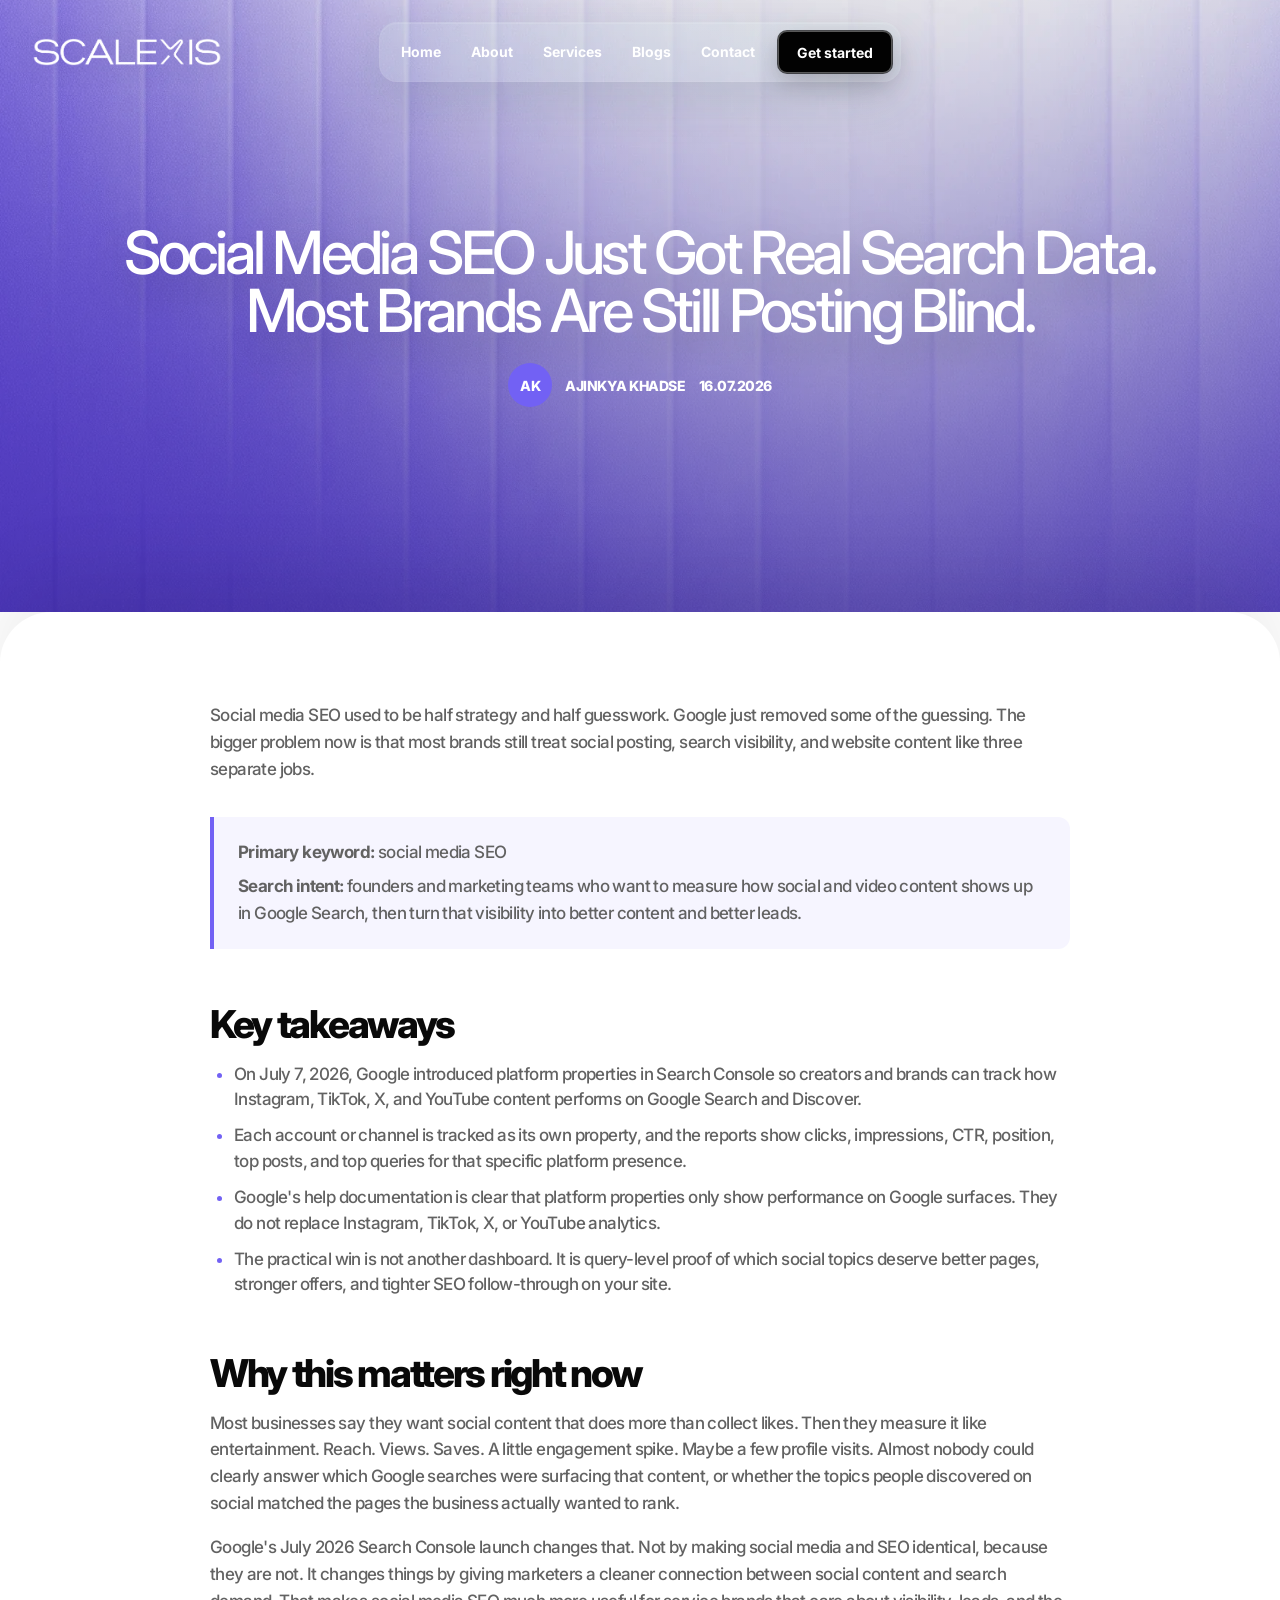
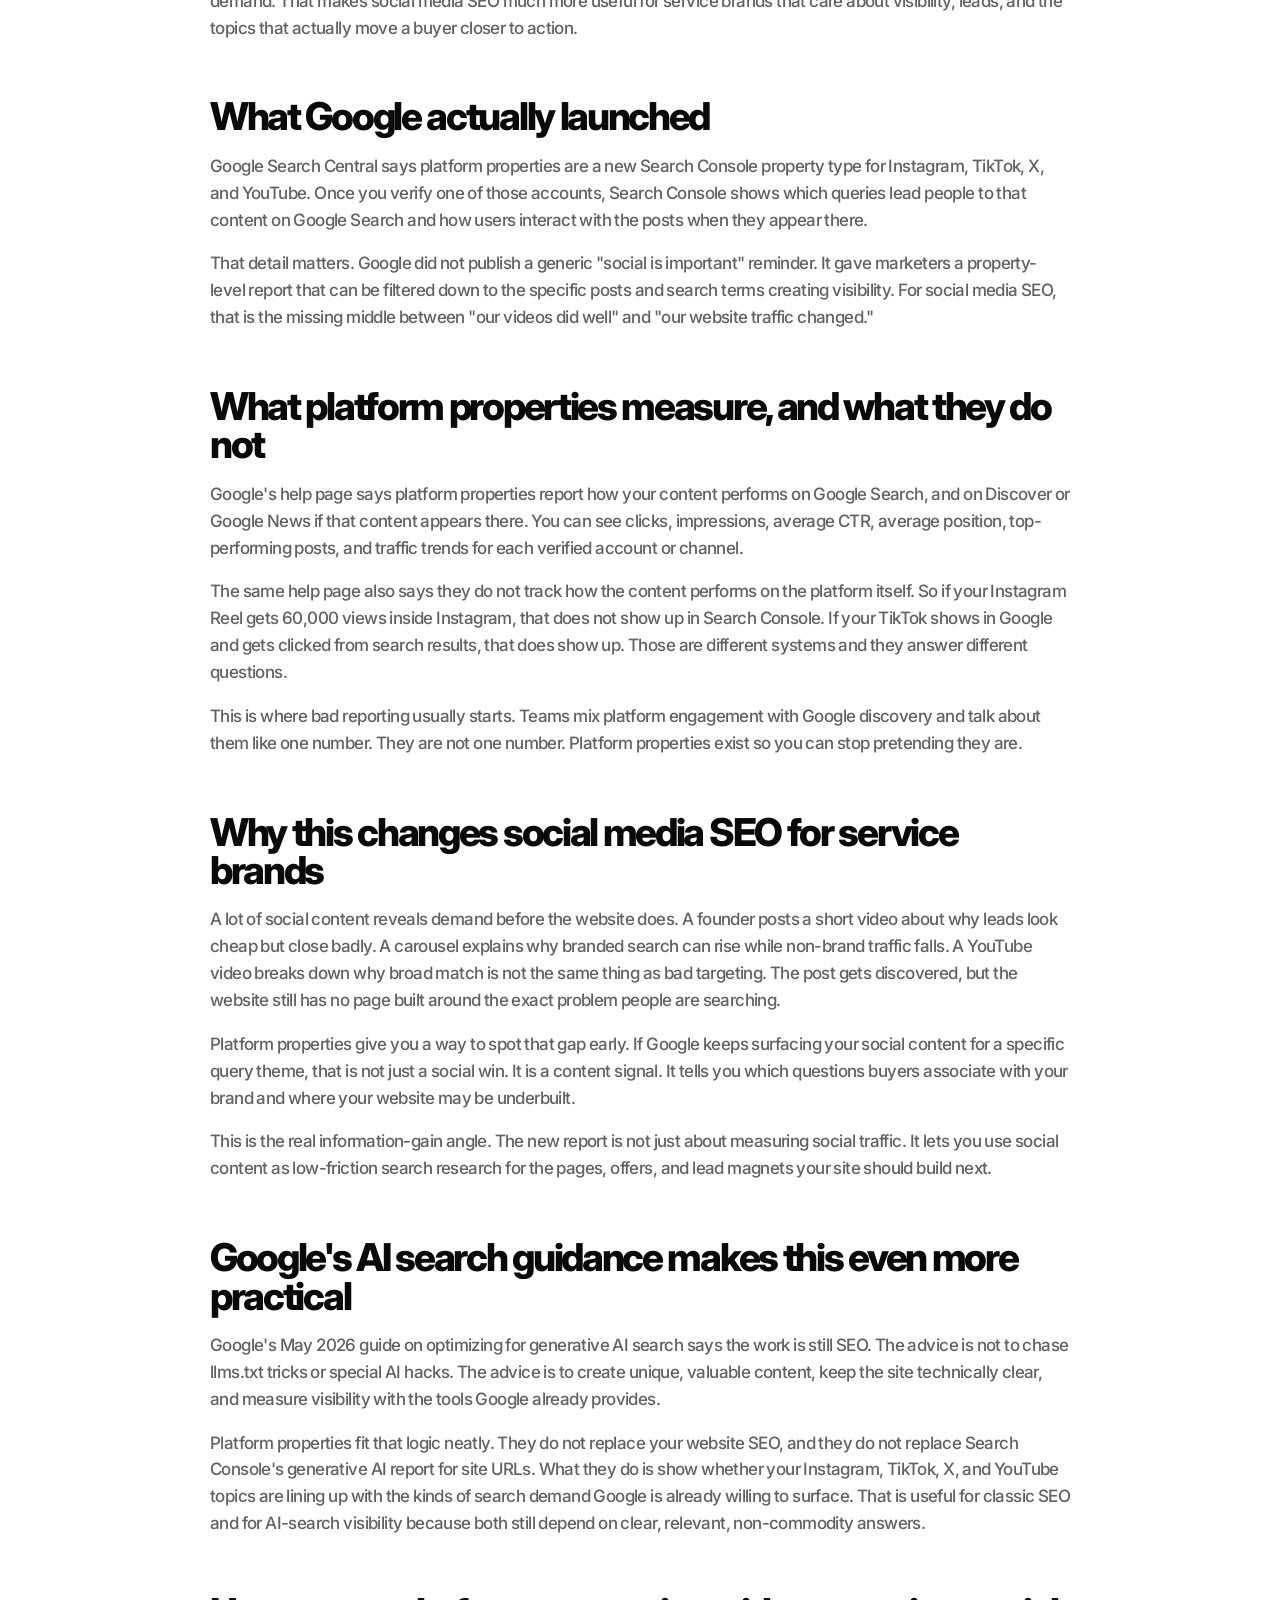
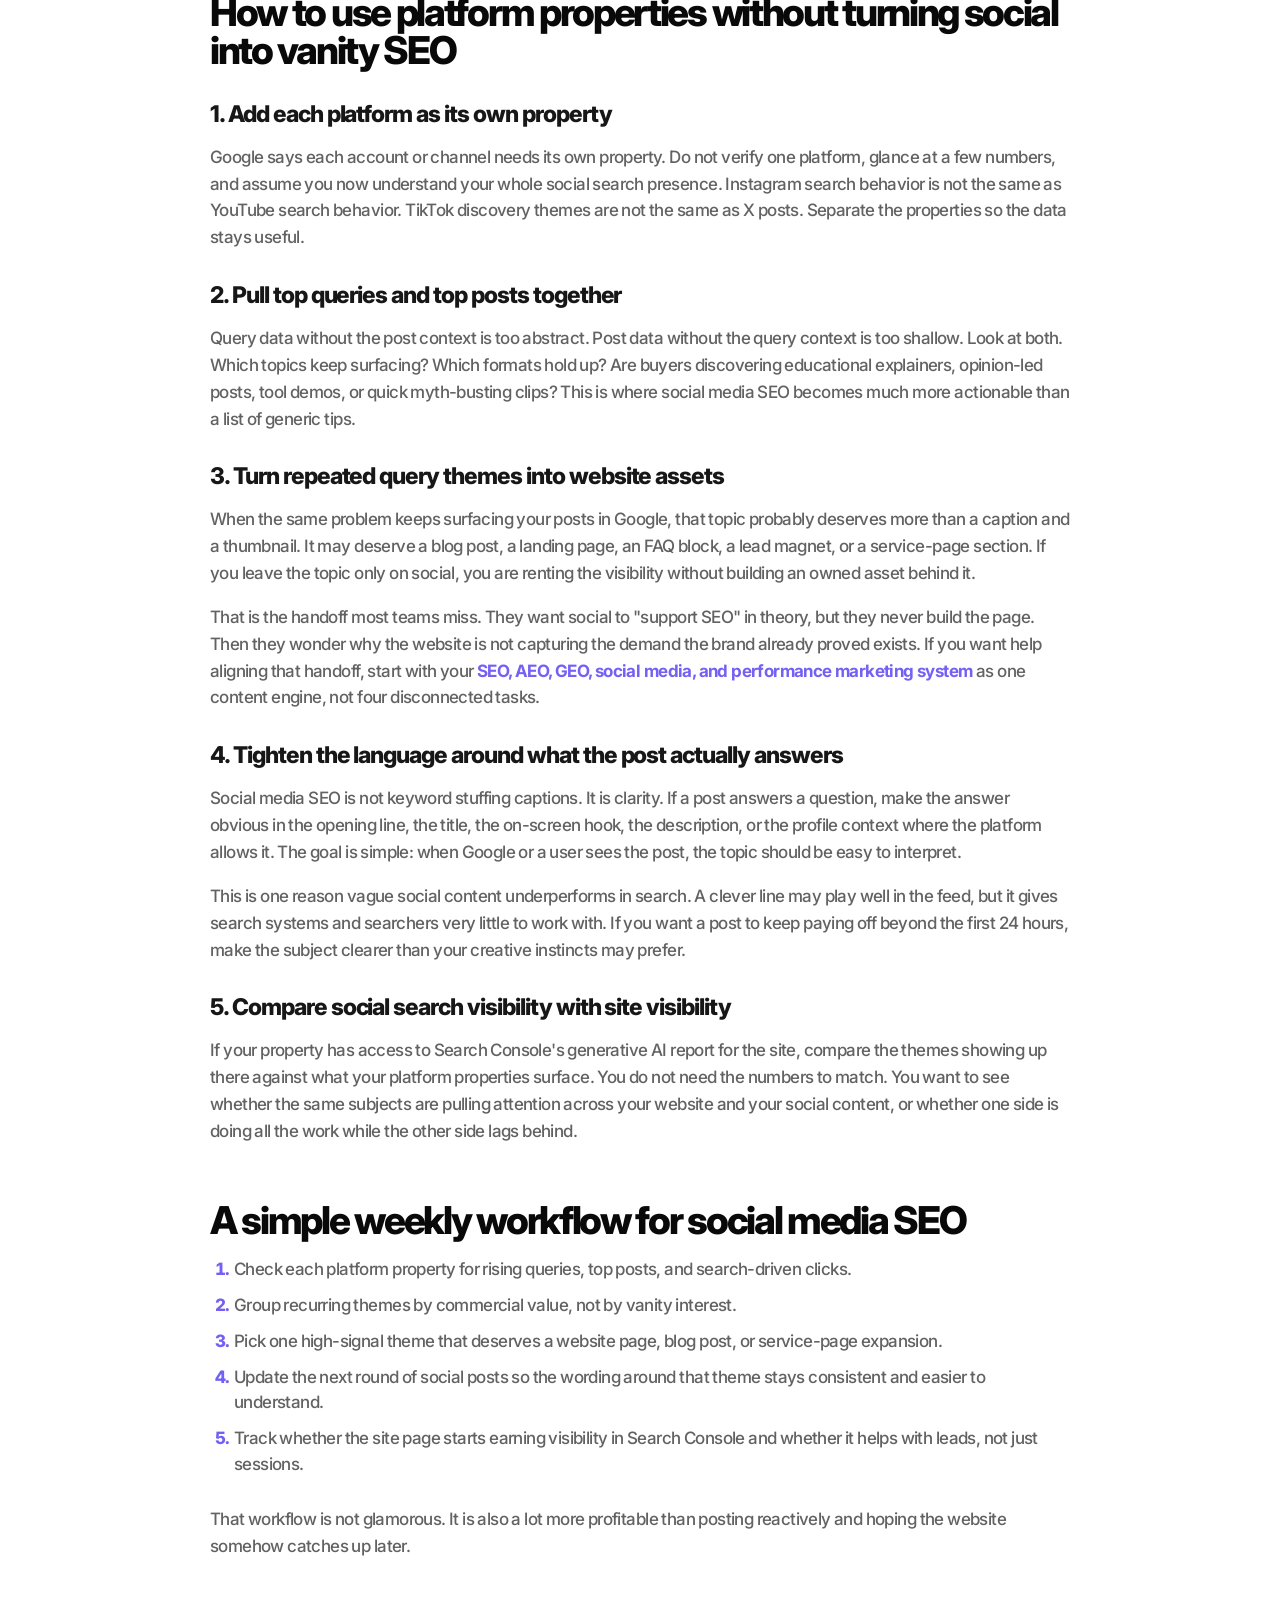
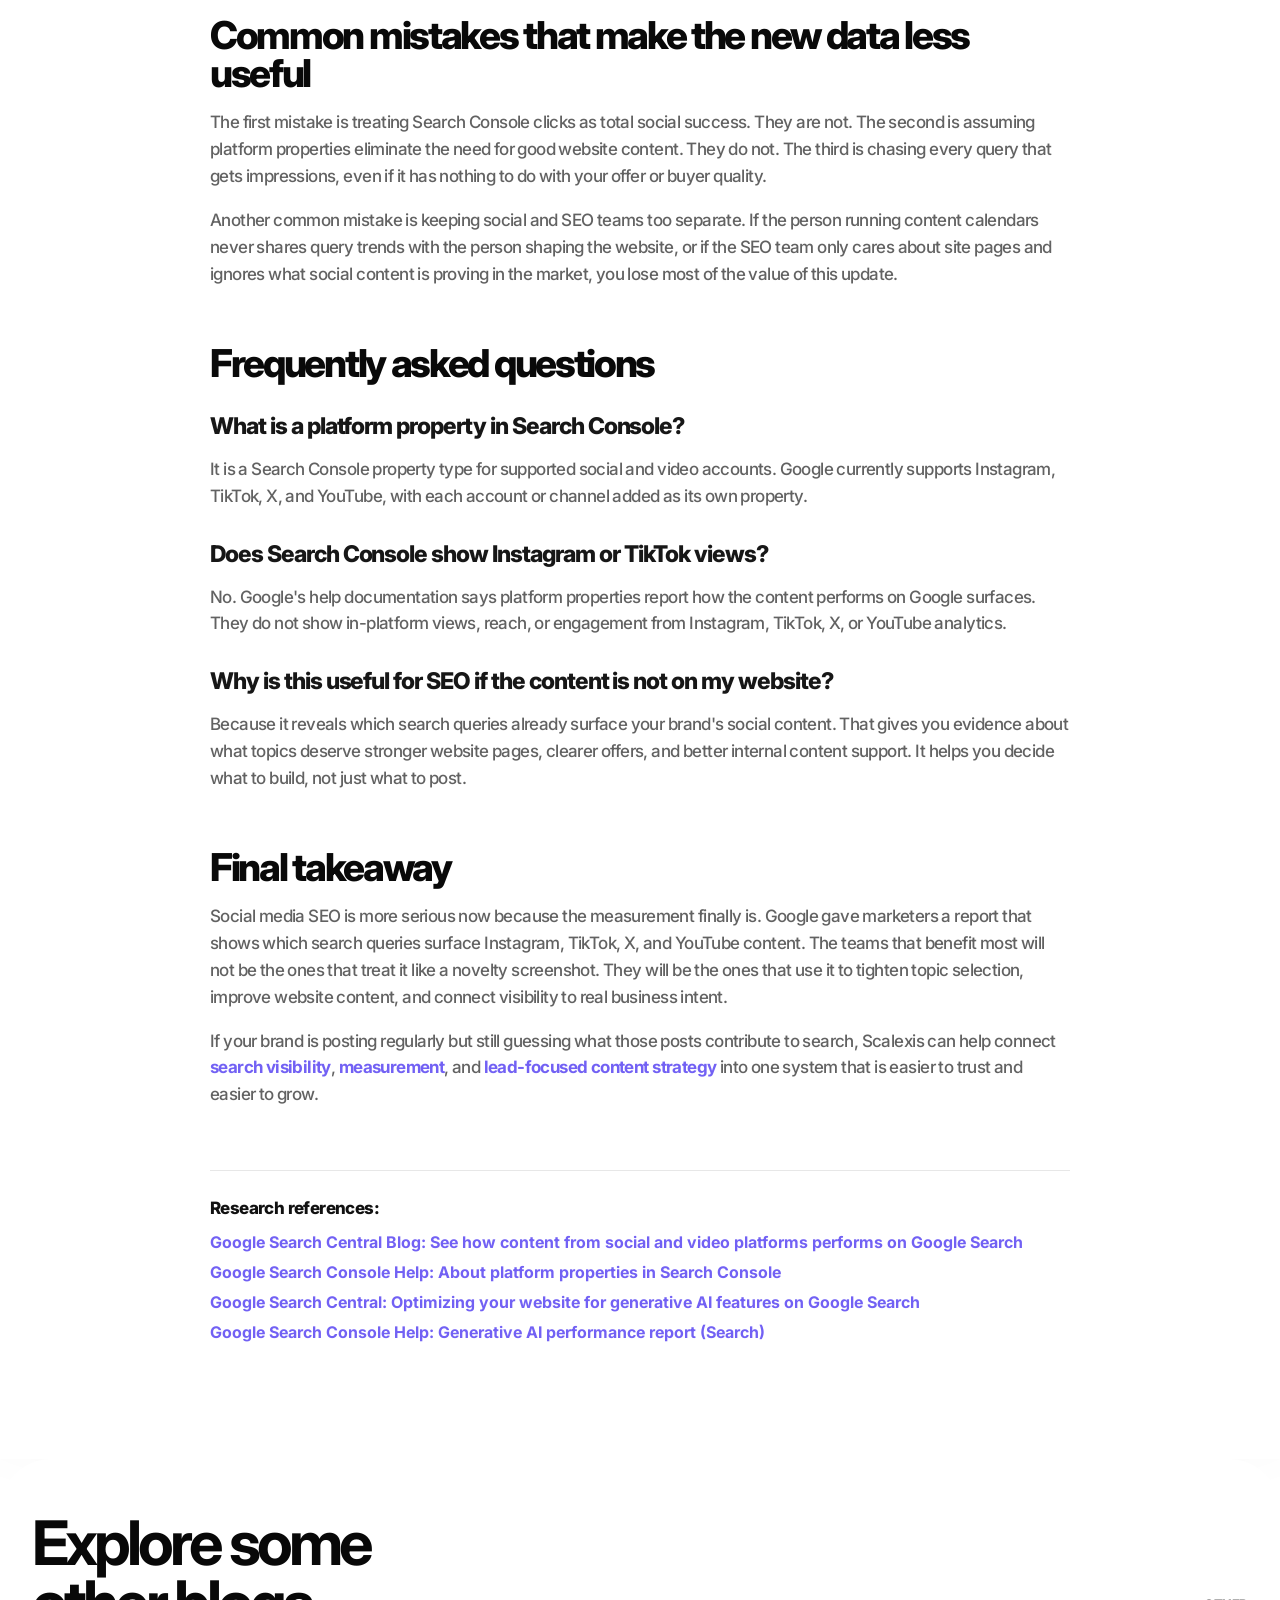
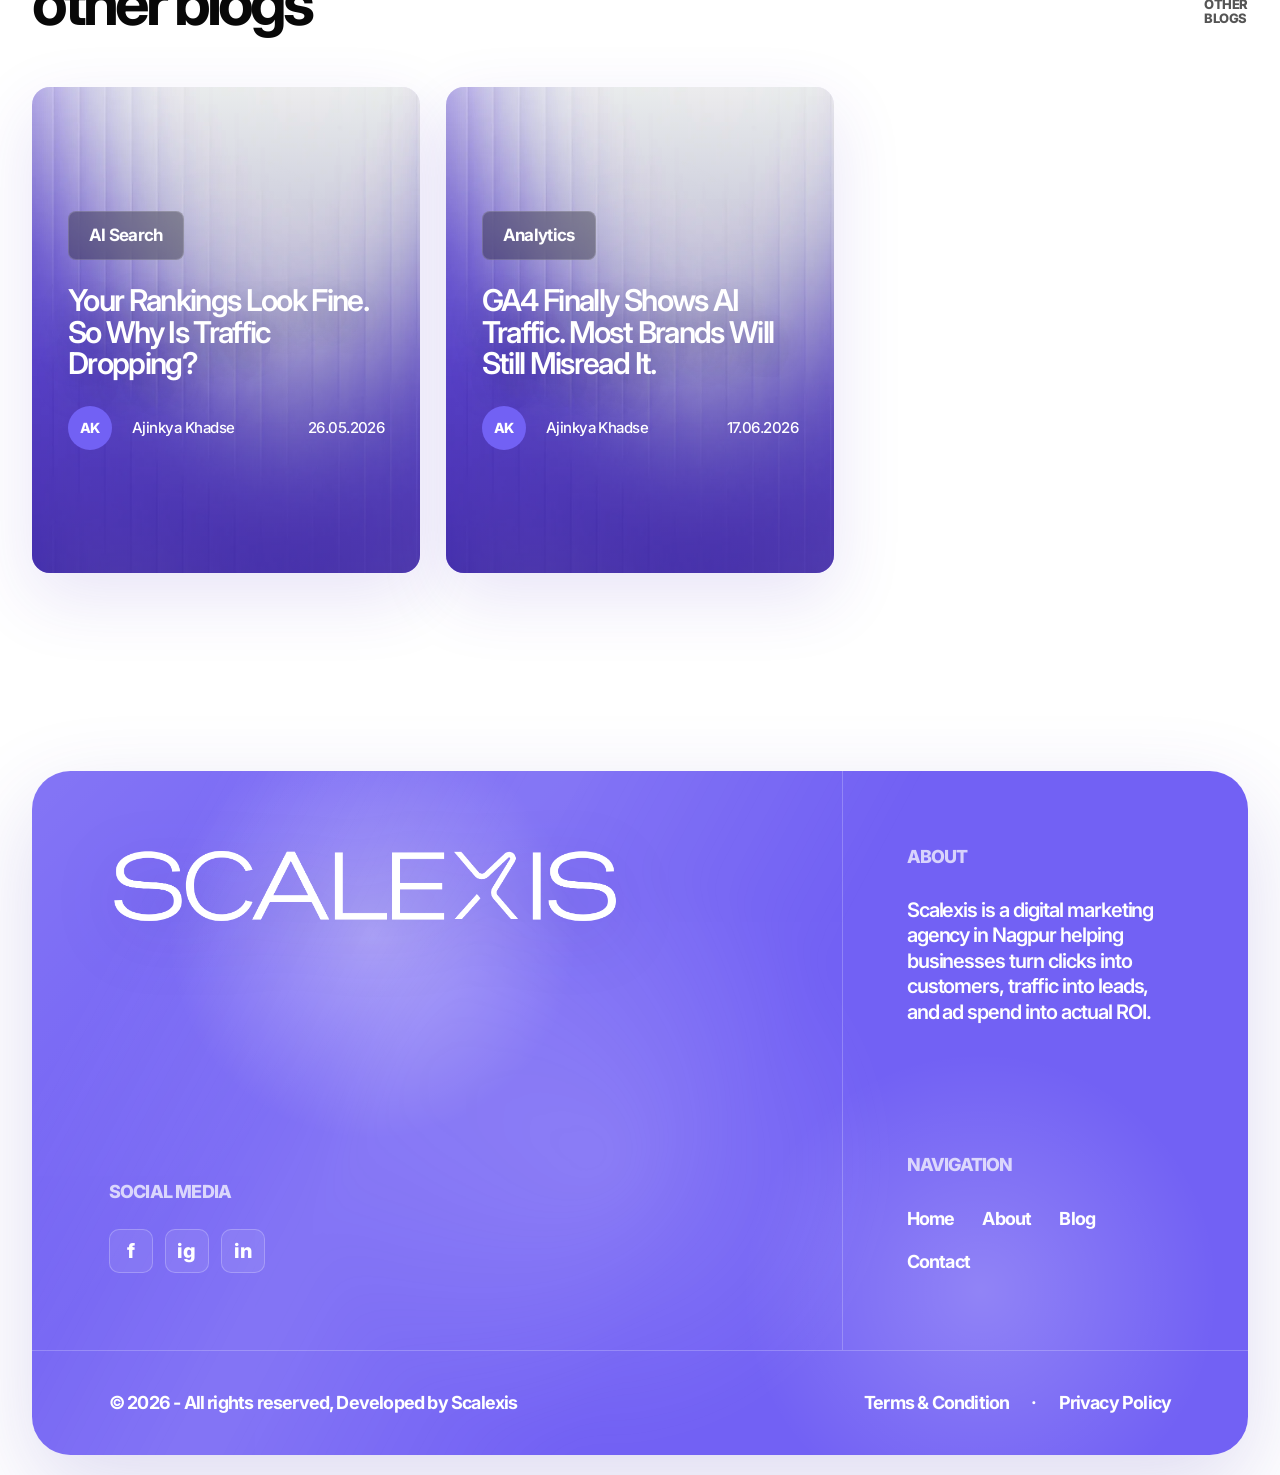
<file: blog-social-media-seo-2026.html>
<!DOCTYPE html>
<html lang="en">
  <head>
    <!-- Google Tag Manager -->
    <script>(function(w,d,s,l,i){w[l]=w[l]||[];w[l].push({'gtm.start':
    new Date().getTime(),event:'gtm.js'});var f=d.getElementsByTagName(s)[0],
    j=d.createElement(s),dl=l!='dataLayer'?'&l='+l:'';j.async=true;j.src=
    'https://www.googletagmanager.com/gtm.js?id='+i+dl;f.parentNode.insertBefore(j,f);
    })(window,document,'script','dataLayer','GTM-M5TJSDPQ');</script>
    <!-- End Google Tag Manager -->
    <meta charset="UTF-8" />
    <meta name="viewport" content="width=device-width, initial-scale=1.0" />
    <title>Social Media SEO Now Has Real Search Data | Scalexis</title>
    <meta
      name="description"
      content="Google Search Console now shows how Instagram, TikTok, X, and YouTube content performs in Search. Use it to build smarter social media SEO."
    />
    <link rel="canonical" href="https://www.scalexis.in/social-media-seo" />
    <link rel="icon" type="image/png" href="assets/scalexis-favicon.png" />
    <link rel="preconnect" href="https://fonts.googleapis.com" />
    <link rel="preconnect" href="https://fonts.gstatic.com" crossorigin />
    <link href="https://fonts.googleapis.com/css2?family=Inter:wght@400;500;600;700;800&display=swap" rel="stylesheet" />
    <link rel="stylesheet" href="styles.css?v=20260526-1" />
    <script type="application/ld+json">
      {
        "@context": "https://schema.org",
        "@type": "BlogPosting",
        "mainEntityOfPage": {
          "@type": "WebPage",
          "@id": "https://www.scalexis.in/social-media-seo"
        },
        "headline": "Social Media SEO Just Got Real Search Data. Most Brands Are Still Posting Blind.",
        "description": "Google Search Console now shows how Instagram, TikTok, X, and YouTube content performs in Search. Use it to build smarter social media SEO.",
        "image": "https://www.scalexis.in/assets/blog-cover-template.webp",
        "datePublished": "2026-07-16",
        "dateModified": "2026-07-16",
        "author": {
          "@type": "Person",
          "name": "Ajinkya Khadse"
        },
        "publisher": {
          "@type": "Organization",
          "name": "Scalexis",
          "url": "https://www.scalexis.in/",
          "logo": {
            "@type": "ImageObject",
            "url": "https://www.scalexis.in/assets/scalexis-logo-wordmark.png"
          }
        }
      }
    </script>
  </head>
  <body>
    <!-- Google Tag Manager (noscript) -->
    <noscript><iframe src="https://www.googletagmanager.com/ns.html?id=GTM-M5TJSDPQ"
    height="0" width="0" style="display:none;visibility:hidden"></iframe></noscript>
    <!-- End Google Tag Manager (noscript) -->
    <main class="page-shell article-page">
      <header class="site-header reveal header-reveal" data-delay="0">
        <a class="brand" href="/" aria-label="Scalexis home"><img src="assets/scalexis-logo-wordmark.png" alt="Scalexis" /></a>
        <button class="menu-toggle" type="button" aria-label="Open navigation menu" aria-controls="main-navigation" aria-expanded="false"><span></span><span></span><span></span></button>
        <nav class="main-nav" id="main-navigation" aria-label="Main navigation">
          <a href="/" class="nav-link"><span class="nav-track"><span>Home</span><span>Home</span></span></a>
          <a href="/about" class="nav-link"><span class="nav-track"><span>About</span><span>About</span></span></a>
          <a href="/services" class="nav-link"><span class="nav-track"><span>Services</span><span>Services</span></span></a>
          <a href="/blog" class="nav-link"><span class="nav-track"><span>Blogs</span><span>Blogs</span></span></a>
          <a href="/contact" class="nav-link"><span class="nav-track"><span>Contact</span><span>Contact</span></span></a>
          <a href="/form" class="nav-cta" data-consultation-trigger>Get started</a>
        </nav>
      </header>

      <article>
        <section class="article-hero" aria-labelledby="article-title">
          <div class="article-hero-media">
            <img src="assets/blog-cover-template.webp" alt="Scalexis blog cover for Social Media SEO Just Got Real Search Data. Most Brands Are Still Posting Blind." srcset="assets/blog-cover-template-720.webp 720w, assets/blog-cover-template-1200.webp 1200w, assets/blog-cover-template.webp 1792w" sizes="100vw" fetchpriority="high" decoding="async" width="1792" height="2400" />
            <div class="article-hero-tint"></div>
          </div>
          <div class="article-hero-inner reveal" data-delay="140">
            <h1 id="article-title">Social Media SEO Just Got Real Search Data. Most Brands Are Still Posting Blind.</h1>
            <div class="article-meta-line"><span class="blog-author-mark">AK</span>
              <span>Ajinkya Khadse</span>
              <time datetime="2026-07-16">16.07.2026</time></div>
          </div>
        </section>

        <section class="article-content-section">
          <div class="article-content-inner section-reveal">
            <p class="article-lede">
              Social media SEO used to be half strategy and half guesswork. Google just removed some of the guessing. The bigger problem now is that most brands still treat social posting, search visibility, and website content like three separate jobs.
            </p>

            <div class="article-summary">
              <p><strong>Primary keyword:</strong> social media SEO</p>
              <p><strong>Search intent:</strong> founders and marketing teams who want to measure how social and video content shows up in Google Search, then turn that visibility into better content and better leads.</p>
            </div>

            <h2>Key takeaways</h2>
            <ul>
              <li>On July 7, 2026, Google introduced platform properties in Search Console so creators and brands can track how Instagram, TikTok, X, and YouTube content performs on Google Search and Discover.</li>
              <li>Each account or channel is tracked as its own property, and the reports show clicks, impressions, CTR, position, top posts, and top queries for that specific platform presence.</li>
              <li>Google's help documentation is clear that platform properties only show performance on Google surfaces. They do not replace Instagram, TikTok, X, or YouTube analytics.</li>
              <li>The practical win is not another dashboard. It is query-level proof of which social topics deserve better pages, stronger offers, and tighter SEO follow-through on your site.</li>
            </ul>

            <h2>Why this matters right now</h2>
            <p>
              Most businesses say they want social content that does more than collect likes. Then they measure it like entertainment. Reach. Views. Saves. A little engagement spike. Maybe a few profile visits. Almost nobody could clearly answer which Google searches were surfacing that content, or whether the topics people discovered on social matched the pages the business actually wanted to rank.
            </p>
            <p>
              Google's July 2026 Search Console launch changes that. Not by making social media and SEO identical, because they are not. It changes things by giving marketers a cleaner connection between social content and search demand. That makes social media SEO much more useful for service brands that care about visibility, leads, and the topics that actually move a buyer closer to action.
            </p>

            <h2>What Google actually launched</h2>
            <p>
              Google Search Central says platform properties are a new Search Console property type for Instagram, TikTok, X, and YouTube. Once you verify one of those accounts, Search Console shows which queries lead people to that content on Google Search and how users interact with the posts when they appear there.
            </p>
            <p>
              That detail matters. Google did not publish a generic "social is important" reminder. It gave marketers a property-level report that can be filtered down to the specific posts and search terms creating visibility. For social media SEO, that is the missing middle between "our videos did well" and "our website traffic changed."
            </p>

            <h2>What platform properties measure, and what they do not</h2>
            <p>
              Google's help page says platform properties report how your content performs on Google Search, and on Discover or Google News if that content appears there. You can see clicks, impressions, average CTR, average position, top-performing posts, and traffic trends for each verified account or channel.
            </p>
            <p>
              The same help page also says they do not track how the content performs on the platform itself. So if your Instagram Reel gets 60,000 views inside Instagram, that does not show up in Search Console. If your TikTok shows in Google and gets clicked from search results, that does show up. Those are different systems and they answer different questions.
            </p>
            <p>
              This is where bad reporting usually starts. Teams mix platform engagement with Google discovery and talk about them like one number. They are not one number. Platform properties exist so you can stop pretending they are.
            </p>

            <h2>Why this changes social media SEO for service brands</h2>
            <p>
              A lot of social content reveals demand before the website does. A founder posts a short video about why leads look cheap but close badly. A carousel explains why branded search can rise while non-brand traffic falls. A YouTube video breaks down why broad match is not the same thing as bad targeting. The post gets discovered, but the website still has no page built around the exact problem people are searching.
            </p>
            <p>
              Platform properties give you a way to spot that gap early. If Google keeps surfacing your social content for a specific query theme, that is not just a social win. It is a content signal. It tells you which questions buyers associate with your brand and where your website may be underbuilt.
            </p>
            <p>
              This is the real information-gain angle. The new report is not just about measuring social traffic. It lets you use social content as low-friction search research for the pages, offers, and lead magnets your site should build next.
            </p>

            <h2>Google's AI search guidance makes this even more practical</h2>
            <p>
              Google's May 2026 guide on optimizing for generative AI search says the work is still SEO. The advice is not to chase llms.txt tricks or special AI hacks. The advice is to create unique, valuable content, keep the site technically clear, and measure visibility with the tools Google already provides.
            </p>
            <p>
              Platform properties fit that logic neatly. They do not replace your website SEO, and they do not replace Search Console's generative AI report for site URLs. What they do is show whether your Instagram, TikTok, X, and YouTube topics are lining up with the kinds of search demand Google is already willing to surface. That is useful for classic SEO and for AI-search visibility because both still depend on clear, relevant, non-commodity answers.
            </p>

            <h2>How to use platform properties without turning social into vanity SEO</h2>
            <h3>1. Add each platform as its own property</h3>
            <p>
              Google says each account or channel needs its own property. Do not verify one platform, glance at a few numbers, and assume you now understand your whole social search presence. Instagram search behavior is not the same as YouTube search behavior. TikTok discovery themes are not the same as X posts. Separate the properties so the data stays useful.
            </p>

            <h3>2. Pull top queries and top posts together</h3>
            <p>
              Query data without the post context is too abstract. Post data without the query context is too shallow. Look at both. Which topics keep surfacing? Which formats hold up? Are buyers discovering educational explainers, opinion-led posts, tool demos, or quick myth-busting clips? This is where social media SEO becomes much more actionable than a list of generic tips.
            </p>

            <h3>3. Turn repeated query themes into website assets</h3>
            <p>
              When the same problem keeps surfacing your posts in Google, that topic probably deserves more than a caption and a thumbnail. It may deserve a blog post, a landing page, an FAQ block, a lead magnet, or a service-page section. If you leave the topic only on social, you are renting the visibility without building an owned asset behind it.
            </p>
            <p>
              That is the handoff most teams miss. They want social to "support SEO" in theory, but they never build the page. Then they wonder why the website is not capturing the demand the brand already proved exists. If you want help aligning that handoff, start with your <a href="/services">SEO, AEO, GEO, social media, and performance marketing system</a> as one content engine, not four disconnected tasks.
            </p>

            <h3>4. Tighten the language around what the post actually answers</h3>
            <p>
              Social media SEO is not keyword stuffing captions. It is clarity. If a post answers a question, make the answer obvious in the opening line, the title, the on-screen hook, the description, or the profile context where the platform allows it. The goal is simple: when Google or a user sees the post, the topic should be easy to interpret.
            </p>
            <p>
              This is one reason vague social content underperforms in search. A clever line may play well in the feed, but it gives search systems and searchers very little to work with. If you want a post to keep paying off beyond the first 24 hours, make the subject clearer than your creative instincts may prefer.
            </p>

            <h3>5. Compare social search visibility with site visibility</h3>
            <p>
              If your property has access to Search Console's generative AI report for the site, compare the themes showing up there against what your platform properties surface. You do not need the numbers to match. You want to see whether the same subjects are pulling attention across your website and your social content, or whether one side is doing all the work while the other side lags behind.
            </p>

            <h2>A simple weekly workflow for social media SEO</h2>
            <ol>
              <li>Check each platform property for rising queries, top posts, and search-driven clicks.</li>
              <li>Group recurring themes by commercial value, not by vanity interest.</li>
              <li>Pick one high-signal theme that deserves a website page, blog post, or service-page expansion.</li>
              <li>Update the next round of social posts so the wording around that theme stays consistent and easier to understand.</li>
              <li>Track whether the site page starts earning visibility in Search Console and whether it helps with leads, not just sessions.</li>
            </ol>
            <p>
              That workflow is not glamorous. It is also a lot more profitable than posting reactively and hoping the website somehow catches up later.
            </p>

            <h2>Common mistakes that make the new data less useful</h2>
            <p>
              The first mistake is treating Search Console clicks as total social success. They are not. The second is assuming platform properties eliminate the need for good website content. They do not. The third is chasing every query that gets impressions, even if it has nothing to do with your offer or buyer quality.
            </p>
            <p>
              Another common mistake is keeping social and SEO teams too separate. If the person running content calendars never shares query trends with the person shaping the website, or if the SEO team only cares about site pages and ignores what social content is proving in the market, you lose most of the value of this update.
            </p>

            <h2>Frequently asked questions</h2>
            <h3>What is a platform property in Search Console?</h3>
            <p>
              It is a Search Console property type for supported social and video accounts. Google currently supports Instagram, TikTok, X, and YouTube, with each account or channel added as its own property.
            </p>

            <h3>Does Search Console show Instagram or TikTok views?</h3>
            <p>
              No. Google's help documentation says platform properties report how the content performs on Google surfaces. They do not show in-platform views, reach, or engagement from Instagram, TikTok, X, or YouTube analytics.
            </p>

            <h3>Why is this useful for SEO if the content is not on my website?</h3>
            <p>
              Because it reveals which search queries already surface your brand's social content. That gives you evidence about what topics deserve stronger website pages, clearer offers, and better internal content support. It helps you decide what to build, not just what to post.
            </p>

            <h2>Final takeaway</h2>
            <p>
              Social media SEO is more serious now because the measurement finally is. Google gave marketers a report that shows which search queries surface Instagram, TikTok, X, and YouTube content. The teams that benefit most will not be the ones that treat it like a novelty screenshot. They will be the ones that use it to tighten topic selection, improve website content, and connect visibility to real business intent.
            </p>
            <p>
              If your brand is posting regularly but still guessing what those posts contribute to search, Scalexis can help connect <a href="/why-traffic-is-dropping">search visibility</a>, <a href="/track-ai-traffic-in-ga4">measurement</a>, and <a href="/contact">lead-focused content strategy</a> into one system that is easier to trust and easier to grow.
            </p>

            <div class="article-sources">
              <p>Research references:</p>
              <a href="https://developers.google.com/search/blog/2026/07/search-console-social-video-platforms" target="_blank" rel="noopener noreferrer">Google Search Central Blog: See how content from social and video platforms performs on Google Search</a>
              <a href="https://support.google.com/webmasters/answer/17148418" target="_blank" rel="noopener noreferrer">Google Search Console Help: About platform properties in Search Console</a>
              <a href="https://developers.google.com/search/docs/fundamentals/ai-optimization-guide" target="_blank" rel="noopener noreferrer">Google Search Central: Optimizing your website for generative AI features on Google Search</a>
              <a href="https://support.google.com/webmasters/answer/16984139" target="_blank" rel="noopener noreferrer">Google Search Console Help: Generative AI performance report (Search)</a>
            </div>
          </div>
        </section>
      </article>

      <section class="related-blogs-section" aria-labelledby="related-title">
        <div class="related-blogs-inner section-reveal">
          <div class="related-heading"><h2 id="related-title">Explore some<br />other blogs</h2><p>OTHER<br />BLOGS</p></div>
          <div class="blog-grid">
            <article class="blog-card">
              <a href="/why-traffic-is-dropping">
                <div class="blog-image-wrap">
                  <img src="assets/blog-cover-template.webp" alt="Scalexis blog cover for Your Rankings Look Fine. So Why Is Traffic Dropping?" srcset="assets/blog-cover-template-720.webp 720w, assets/blog-cover-template-1200.webp 1200w, assets/blog-cover-template.webp 1792w" sizes="(max-width: 767px) calc(100vw - 48px), (max-width: 1199px) calc((100vw - 96px) / 2), 460px" width="1792" height="2400" loading="lazy" />
                  <div class="blog-card-overlay">
                    <span class="blog-card-tag">AI Search</span>
                    <h3>Your Rankings Look Fine. So Why Is Traffic Dropping?</h3>
                    <div class="blog-meta"><span class="blog-author-mark">AK</span><span>Ajinkya Khadse</span><time datetime="2026-05-26">26.05.2026</time></div>
                  </div>
                </div>
              </a>
            </article>
            <article class="blog-card">
              <a href="/track-ai-traffic-in-ga4">
                <div class="blog-image-wrap">
                  <img src="assets/blog-cover-template.webp" alt="Scalexis blog cover for GA4 Finally Shows AI Traffic. Most Brands Will Still Misread It." srcset="assets/blog-cover-template-720.webp 720w, assets/blog-cover-template-1200.webp 1200w, assets/blog-cover-template.webp 1792w" sizes="(max-width: 767px) calc(100vw - 48px), (max-width: 1199px) calc((100vw - 96px) / 2), 460px" width="1792" height="2400" loading="lazy" />
                  <div class="blog-card-overlay">
                    <span class="blog-card-tag">Analytics</span>
                    <h3>GA4 Finally Shows AI Traffic. Most Brands Will Still Misread It.</h3>
                    <div class="blog-meta"><span class="blog-author-mark">AK</span><span>Ajinkya Khadse</span><time datetime="2026-06-17">17.06.2026</time></div>
                  </div>
                </div>
              </a>
            </article>
          </div>
        </div>
      </section>

      <footer class="site-footer" aria-labelledby="footer-logo">
        <div class="footer-panel">
          <div class="footer-main">
            <div class="footer-brand-block">
              <a class="footer-logo" href="/" id="footer-logo" aria-label="Scalexis home"><img src="assets/scalexis-logo-wordmark.png" alt="Scalexis" /></a>
              <div class="footer-social"><p>SOCIAL MEDIA</p><div class="footer-social-links" aria-label="Social media links"><a href="https://www.facebook.com/scalexis.agency/" target="_blank" rel="noopener noreferrer" aria-label="Facebook">f</a><a href="https://www.instagram.com/scalexis.agency/" target="_blank" rel="noopener noreferrer" aria-label="Instagram">ig</a><a href="https://www.linkedin.com/company/scalexis-advertising-agency/" target="_blank" rel="noopener noreferrer" aria-label="LinkedIn">in</a></div></div>
            </div>
            <div class="footer-info">
              <div class="footer-about"><p class="footer-label">ABOUT</p><p>Scalexis is a digital marketing agency in Nagpur helping businesses turn clicks into customers, traffic into leads, and ad spend into actual ROI.</p></div>
              <nav class="footer-nav" aria-label="Footer navigation"><p class="footer-label">NAVIGATION</p><div class="footer-nav-links"><a href="/">Home</a><a href="/about">About</a><a href="/blog">Blog</a><a href="/contact">Contact</a></div></nav>
            </div>
          </div>
          <div class="footer-bottom"><p>&copy; 2026 - All rights reserved, Developed by Scalexis</p><div class="footer-legal" aria-label="Legal links"><a href="/terms-and-conditions">Terms &amp; Condition</a><span aria-hidden="true">&middot;</span><a href="/privacy-policy">Privacy Policy</a></div></div>
        </div>
      </footer>

      <div class="consultation-modal" id="consultation" role="dialog" aria-modal="true" aria-labelledby="consultation-title" hidden>
        <div class="consultation-backdrop" data-consultation-close></div>
        <div class="consultation-dialog">
          <section class="consultation-visual" aria-label="Scalexis growth consultation"><p class="consultation-headline">Ready to Stop Guessing and Start Growing?</p><div class="consultation-glow" aria-hidden="true"></div></section>
          <section class="consultation-form-panel">
            <button class="consultation-close" type="button" aria-label="Close consultation form" data-consultation-close><span></span><span></span></button>
            <p class="consultation-mark" aria-hidden="true">*</p><p id="consultation-title" class="consultation-title">Get Started</p>
            <form class="consultation-form" method="POST">
              <label><span>Full Name</span><input type="text" name="Full Name" autocomplete="name" required /></label>
              <label><span>Business Name</span><input type="text" name="Business Name" autocomplete="organization" required /></label>
              <label><span>Phone Number</span><input type="tel" name="Phone Number" autocomplete="tel" required /></label>
              <label><span>Email</span><input type="email" name="Email" autocomplete="email" required /></label>
              <button type="submit">1:1 Free Marketing Consultation</button>
            </form>
          </section>
        </div>
      </div>
    </main>

    <script src="script.js?v=20260519-6"></script>
  </body>
</html>
</file>
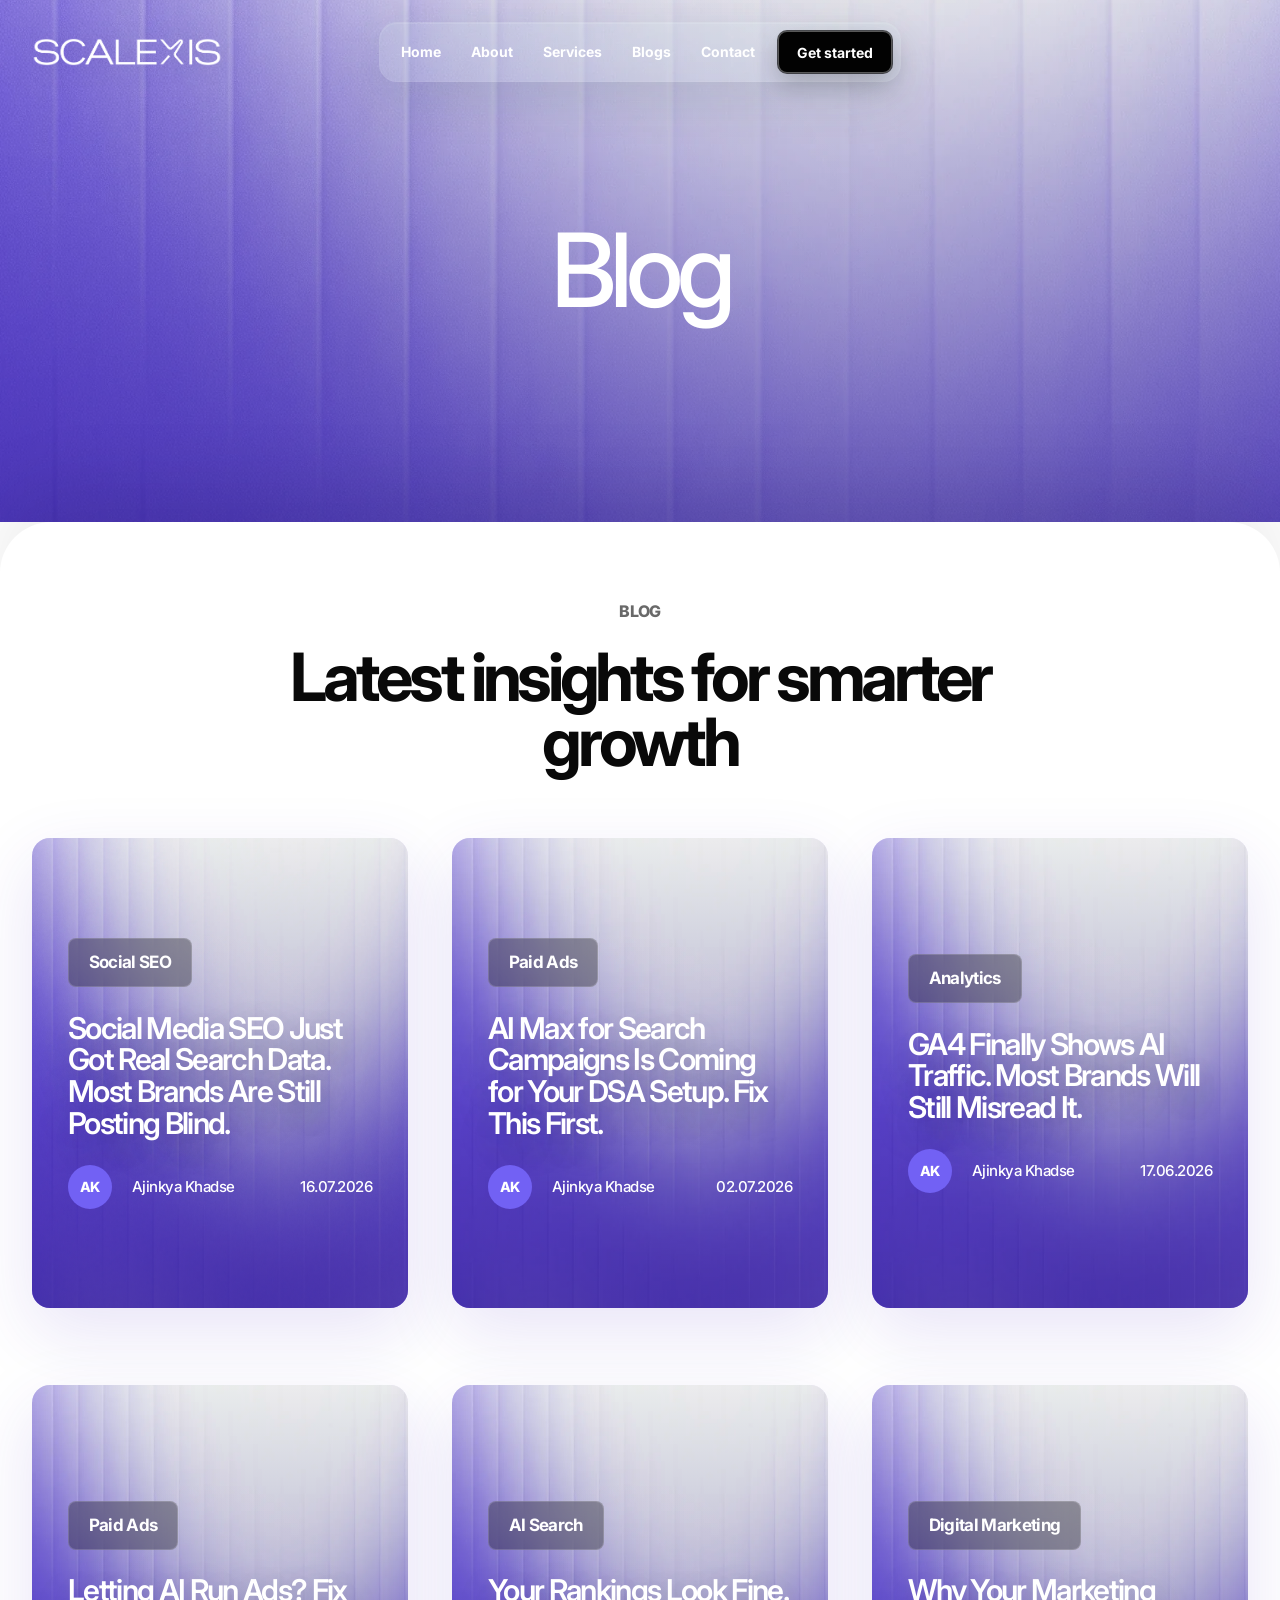
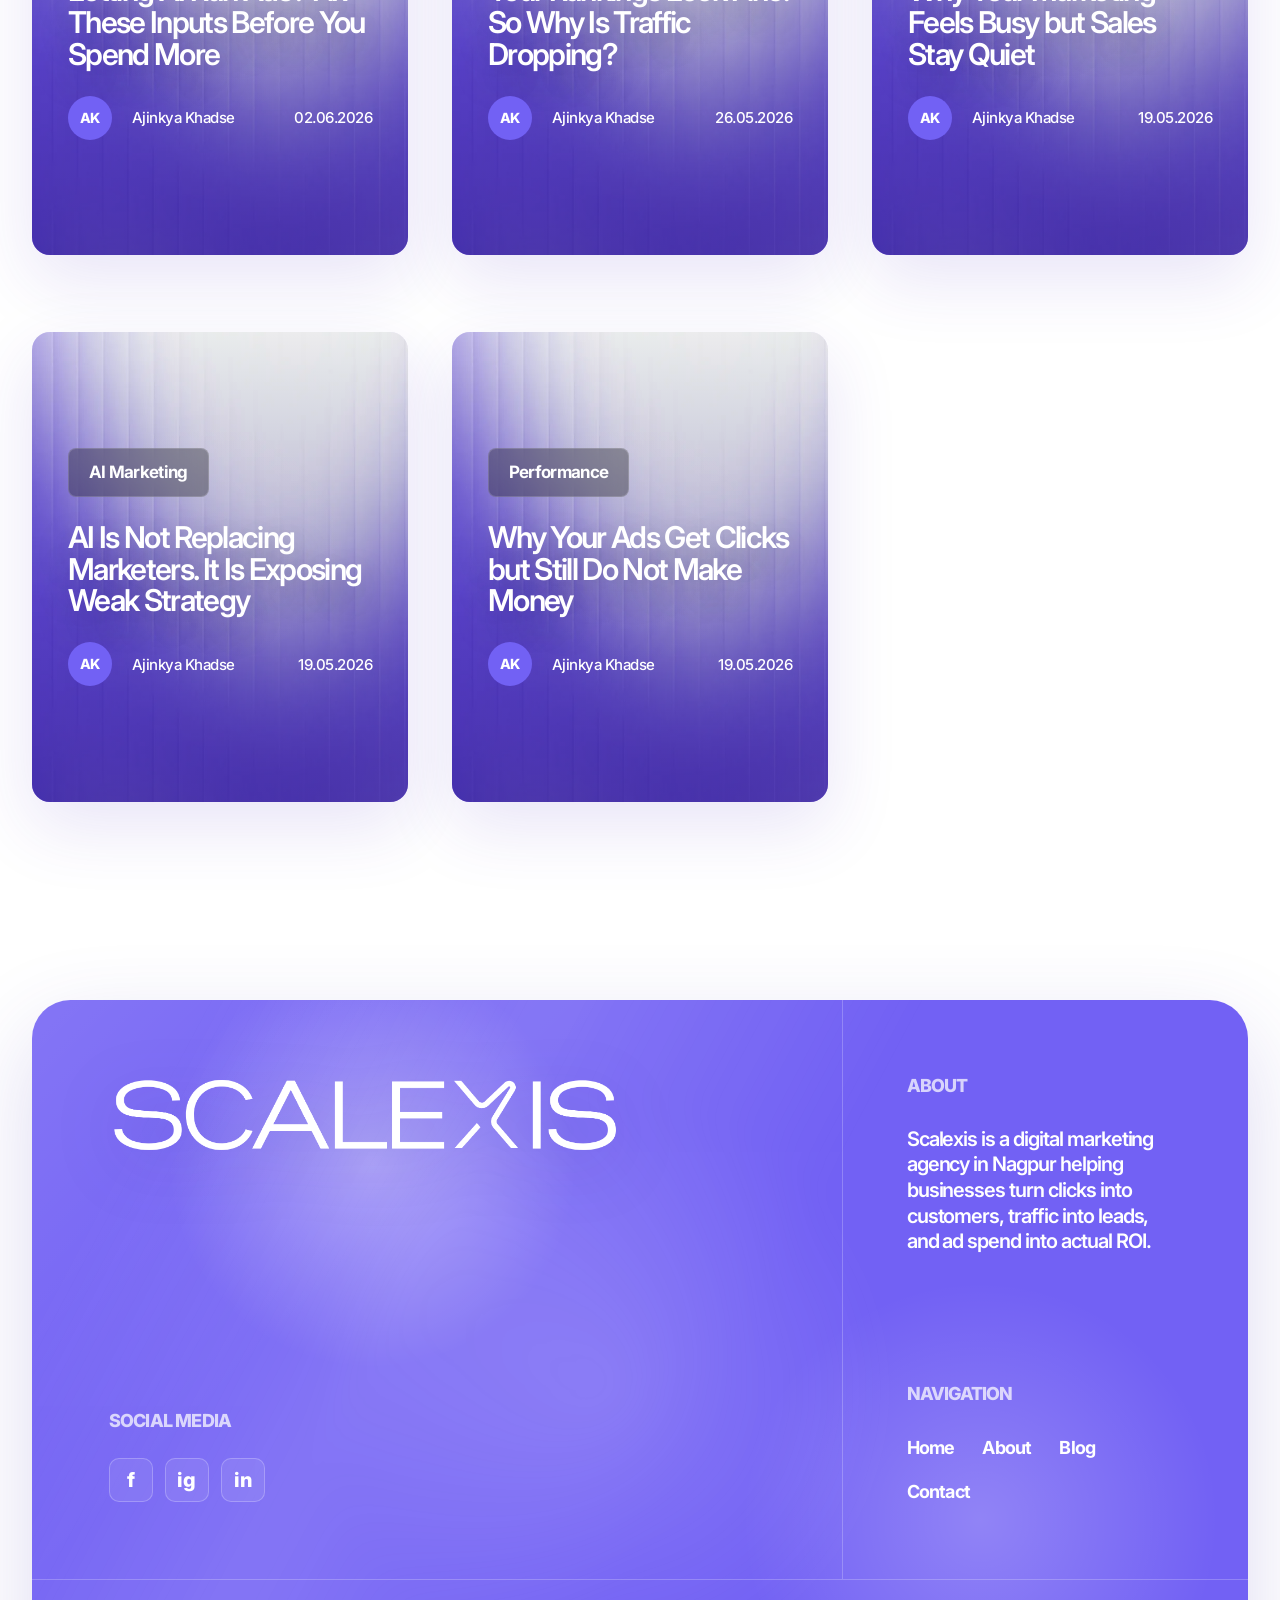
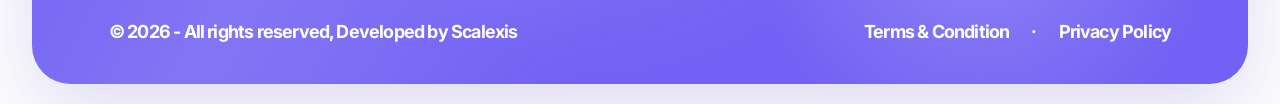
<file: blog.html>
<!DOCTYPE html>
<html lang="en">
  <head>
    <!-- Google Tag Manager -->
    <script>(function(w,d,s,l,i){w[l]=w[l]||[];w[l].push({'gtm.start':
    new Date().getTime(),event:'gtm.js'});var f=d.getElementsByTagName(s)[0],
    j=d.createElement(s),dl=l!='dataLayer'?'&l='+l:'';j.async=true;j.src=
    'https://www.googletagmanager.com/gtm.js?id='+i+dl;f.parentNode.insertBefore(j,f);
    })(window,document,'script','dataLayer','GTM-M5TJSDPQ');</script>
    <!-- End Google Tag Manager -->
    <meta charset="UTF-8" />
    <meta name="viewport" content="width=device-width, initial-scale=1.0" />
    <title>Digital Marketing Blog | Scalexis</title>
    <meta
      name="description"
      content="Read Scalexis blogs on digital marketing trends, AI in digital marketing, SEO, paid ads, and performance marketing for ROI-focused growth."
    />
    <link rel="icon" type="image/png" href="assets/scalexis-favicon.png" />
    <link rel="preconnect" href="https://fonts.googleapis.com" />
    <link rel="preconnect" href="https://fonts.gstatic.com" crossorigin />
    <link
      href="https://fonts.googleapis.com/css2?family=Inter:wght@400;500;600;700;800&display=swap"
      rel="stylesheet"
    />
    <link rel="stylesheet" href="styles.css?v=20260526-1" />
  </head>
  <body>
    <!-- Google Tag Manager (noscript) -->
    <noscript><iframe src="https://www.googletagmanager.com/ns.html?id=GTM-M5TJSDPQ"
    height="0" width="0" style="display:none;visibility:hidden"></iframe></noscript>
    <!-- End Google Tag Manager (noscript) -->
    <main class="page-shell blog-page">
      <header class="site-header reveal header-reveal" data-delay="0">
        <a class="brand" href="/" aria-label="Scalexis home">
          <img src="assets/scalexis-logo-wordmark.png" alt="Scalexis" />
        </a>

        <button
          class="menu-toggle"
          type="button"
          aria-label="Open navigation menu"
          aria-controls="main-navigation"
          aria-expanded="false"
        >
          <span></span>
          <span></span>
          <span></span>
        </button>

        <nav class="main-nav" id="main-navigation" aria-label="Main navigation">
          <a href="/" class="nav-link">
            <span class="nav-track"><span>Home</span><span>Home</span></span>
          </a>
          <a href="/about" class="nav-link">
            <span class="nav-track"><span>About</span><span>About</span></span>
          </a>
          <a href="/services" class="nav-link">
            <span class="nav-track"><span>Services</span><span>Services</span></span>
          </a>
          <a href="/blog" class="nav-link">
            <span class="nav-track"><span>Blogs</span><span>Blogs</span></span>
          </a>
          <a href="/contact" class="nav-link">
            <span class="nav-track"><span>Contact</span><span>Contact</span></span>
          </a>
          <a href="/form" class="nav-cta" data-consultation-trigger>Get started</a>
        </nav>
      </header>

      <section class="blog-archive-hero" aria-labelledby="blog-page-title">
        <div class="blog-archive-media">
          <img src="assets/blog-cover-template.webp" alt="Scalexis blog cover background" srcset="assets/blog-cover-template-720.webp 720w, assets/blog-cover-template-1200.webp 1200w, assets/blog-cover-template.webp 1792w" sizes="100vw" fetchpriority="high" decoding="async" width="1792" height="2400" />
          <div class="blog-archive-tint"></div>
        </div>

        <div class="blog-archive-inner reveal" data-delay="120">
          <h1 id="blog-page-title">Blog</h1>
        </div>
      </section>

      <section class="blog-listing-section" aria-labelledby="all-blogs-title">
        <div class="blog-listing-inner section-reveal">
          <p class="section-kicker">BLOG</p>
          <h2 id="all-blogs-title">Latest insights for smarter growth</h2>

          <div class="blog-grid blog-grid-wide">
            <article class="blog-card">
              <a href="/social-media-seo">
                <div class="blog-image-wrap">
                  <img src="assets/blog-cover-template.webp" alt="Scalexis blog cover for Social Media SEO Just Got Real Search Data. Most Brands Are Still Posting Blind." srcset="assets/blog-cover-template-720.webp 720w, assets/blog-cover-template-1200.webp 1200w, assets/blog-cover-template.webp 1792w" sizes="(max-width: 767px) calc(100vw - 48px), (max-width: 1199px) calc((100vw - 96px) / 2), 460px" width="1792" height="2400" loading="lazy" />
                  <div class="blog-card-overlay">
                    <span class="blog-card-tag">Social SEO</span>
                    <h3>Social Media SEO Just Got Real Search Data. Most Brands Are Still Posting Blind.</h3>
                    <div class="blog-meta"><span class="blog-author-mark">AK</span>
                  <span>Ajinkya Khadse</span>
                  <time datetime="2026-07-16">16.07.2026</time></div>
                  </div>
                </div>
              </a>
            </article>

            <article class="blog-card">
              <a href="/ai-max-for-search-campaigns">
                <div class="blog-image-wrap">
                  <img src="assets/blog-cover-template.webp" alt="Scalexis blog cover for AI Max for Search Campaigns Is Coming for Your DSA Setup. Fix This First." srcset="assets/blog-cover-template-720.webp 720w, assets/blog-cover-template-1200.webp 1200w, assets/blog-cover-template.webp 1792w" sizes="(max-width: 767px) calc(100vw - 48px), (max-width: 1199px) calc((100vw - 96px) / 2), 460px" width="1792" height="2400" loading="lazy" />
                  <div class="blog-card-overlay">
                    <span class="blog-card-tag">Paid Ads</span>
                    <h3>AI Max for Search Campaigns Is Coming for Your DSA Setup. Fix This First.</h3>
                    <div class="blog-meta"><span class="blog-author-mark">AK</span>
                  <span>Ajinkya Khadse</span>
                  <time datetime="2026-07-02">02.07.2026</time></div>
                  </div>
                </div>
              </a>
            </article>

            <article class="blog-card">
              <a href="/track-ai-traffic-in-ga4">
                <div class="blog-image-wrap">
                  <img src="assets/blog-cover-template.webp" alt="Scalexis blog cover for GA4 Finally Shows AI Traffic. Most Brands Will Still Misread It" srcset="assets/blog-cover-template-720.webp 720w, assets/blog-cover-template-1200.webp 1200w, assets/blog-cover-template.webp 1792w" sizes="(max-width: 767px) calc(100vw - 48px), (max-width: 1199px) calc((100vw - 96px) / 2), 460px" width="1792" height="2400" loading="lazy" />
                  <div class="blog-card-overlay">
                    <span class="blog-card-tag">Analytics</span>
                    <h3>GA4 Finally Shows AI Traffic. Most Brands Will Still Misread It.</h3>
                    <div class="blog-meta"><span class="blog-author-mark">AK</span>
                  <span>Ajinkya Khadse</span>
                  <time datetime="2026-06-17">17.06.2026</time></div>
                  </div>
                </div>
              </a>
            </article>

            <article class="blog-card">
              <a href="/letting-ai-run-ads">
                <div class="blog-image-wrap">
                  <img src="assets/blog-cover-template.webp" alt="Scalexis blog cover for Letting AI Run Ads? Fix These Inputs Before You Spend More" srcset="assets/blog-cover-template-720.webp 720w, assets/blog-cover-template-1200.webp 1200w, assets/blog-cover-template.webp 1792w" sizes="(max-width: 767px) calc(100vw - 48px), (max-width: 1199px) calc((100vw - 96px) / 2), 460px" width="1792" height="2400" loading="lazy" />
                  <div class="blog-card-overlay">
                    <span class="blog-card-tag">Paid Ads</span>
                    <h3>Letting AI Run Ads? Fix These Inputs Before You Spend More</h3>
                    <div class="blog-meta"><span class="blog-author-mark">AK</span>
                  <span>Ajinkya Khadse</span>
                  <time datetime="2026-06-02">02.06.2026</time></div>
                  </div>
                </div>
              </a>
            </article>

            <article class="blog-card">
              <a href="/why-traffic-is-dropping">
                <div class="blog-image-wrap">
                  <img src="assets/blog-cover-template.webp" alt="Scalexis blog cover for Your Rankings Look Fine. So Why Is Traffic Dropping?" srcset="assets/blog-cover-template-720.webp 720w, assets/blog-cover-template-1200.webp 1200w, assets/blog-cover-template.webp 1792w" sizes="(max-width: 767px) calc(100vw - 48px), (max-width: 1199px) calc((100vw - 96px) / 2), 460px" width="1792" height="2400" loading="lazy" />
                  <div class="blog-card-overlay">
                    <span class="blog-card-tag">AI Search</span>
                    <h3>Your Rankings Look Fine. So Why Is Traffic Dropping?</h3>
                    <div class="blog-meta"><span class="blog-author-mark">AK</span>
                  <span>Ajinkya Khadse</span>
                  <time datetime="2026-05-26">26.05.2026</time></div>
                  </div>
                </div>
              </a>
            </article>

            <article class="blog-card">
              <a href="/marketing-feels-busy">
                <div class="blog-image-wrap">
                  <img src="assets/blog-cover-template.webp" alt="Scalexis blog cover for Why Your Marketing Feels Busy but Sales Stay Quiet" srcset="assets/blog-cover-template-720.webp 720w, assets/blog-cover-template-1200.webp 1200w, assets/blog-cover-template.webp 1792w" sizes="(max-width: 767px) calc(100vw - 48px), (max-width: 1199px) calc((100vw - 96px) / 2), 460px" width="1792" height="2400" loading="lazy" />
                  <div class="blog-card-overlay">
                    <span class="blog-card-tag">Digital Marketing</span>
                    <h3>Why Your Marketing Feels Busy but Sales Stay Quiet</h3>
                    <div class="blog-meta"><span class="blog-author-mark">AK</span>
                  <span>Ajinkya Khadse</span>
                  <time datetime="2026-05-19">19.05.2026</time></div>
                  </div>
                </div>
              </a>
            </article>

            <article class="blog-card">
              <a href="/ai-is-exposing-weak-strategy">
                <div class="blog-image-wrap">
                  <img src="assets/blog-cover-template.webp" alt="Scalexis blog cover for AI Is Not Replacing Marketers. It Is Exposing Weak Strategy" srcset="assets/blog-cover-template-720.webp 720w, assets/blog-cover-template-1200.webp 1200w, assets/blog-cover-template.webp 1792w" sizes="(max-width: 767px) calc(100vw - 48px), (max-width: 1199px) calc((100vw - 96px) / 2), 460px" width="1792" height="2400" loading="lazy" />
                  <div class="blog-card-overlay">
                    <span class="blog-card-tag">AI Marketing</span>
                    <h3>AI Is Not Replacing Marketers. It Is Exposing Weak Strategy</h3>
                    <div class="blog-meta"><span class="blog-author-mark">AK</span>
                  <span>Ajinkya Khadse</span>
                  <time datetime="2026-05-19">19.05.2026</time></div>
                  </div>
                </div>
              </a>
            </article>

            <article class="blog-card">
              <a href="/ads-clicks-no-money">
                <div class="blog-image-wrap">
                  <img src="assets/blog-cover-template.webp" alt="Scalexis blog cover for Why Your Ads Get Clicks but Still Do Not Make Money" srcset="assets/blog-cover-template-720.webp 720w, assets/blog-cover-template-1200.webp 1200w, assets/blog-cover-template.webp 1792w" sizes="(max-width: 767px) calc(100vw - 48px), (max-width: 1199px) calc((100vw - 96px) / 2), 460px" width="1792" height="2400" loading="lazy" />
                  <div class="blog-card-overlay">
                    <span class="blog-card-tag">Performance</span>
                    <h3>Why Your Ads Get Clicks but Still Do Not Make Money</h3>
                    <div class="blog-meta"><span class="blog-author-mark">AK</span>
                  <span>Ajinkya Khadse</span>
                  <time datetime="2026-05-19">19.05.2026</time></div>
                  </div>
                </div>
              </a>
            </article>
          </div>
        </div>
      </section>

      <footer class="site-footer" aria-labelledby="footer-logo">
        <div class="footer-panel">
          <div class="footer-main">
            <div class="footer-brand-block">
              <a class="footer-logo" href="/" id="footer-logo" aria-label="Scalexis home">
                <img src="assets/scalexis-logo-wordmark.png" alt="Scalexis" />
              </a>

              <div class="footer-social">
                <p>SOCIAL MEDIA</p>
                <div class="footer-social-links" aria-label="Social media links">
                  <a href="https://www.facebook.com/scalexis.agency/" target="_blank" rel="noopener noreferrer" aria-label="Facebook">f</a>
                  <a href="https://www.instagram.com/scalexis.agency/" target="_blank" rel="noopener noreferrer" aria-label="Instagram">ig</a>
                  <a href="https://www.linkedin.com/company/scalexis-advertising-agency/" target="_blank" rel="noopener noreferrer" aria-label="LinkedIn">in</a>
                </div>
              </div>
            </div>

            <div class="footer-info">
              <div class="footer-about">
                <p class="footer-label">ABOUT</p>
                <p>
                  Scalexis is a digital marketing agency in Nagpur helping
                  businesses turn clicks into customers, traffic into leads, and
                  ad spend into actual ROI.
                </p>
              </div>

              <nav class="footer-nav" aria-label="Footer navigation">
                <p class="footer-label">NAVIGATION</p>
                <div class="footer-nav-links">
                  <a href="/">Home</a>
                  <a href="/about">About</a>
                  <a href="/blog">Blog</a>
                  <a href="/contact">Contact</a>
                </div>
              </nav>
            </div>
          </div>

          <div class="footer-bottom">
            <p>&copy; 2026 - All rights reserved, Developed by Scalexis</p>
            <div class="footer-legal" aria-label="Legal links">
              <a href="/terms-and-conditions">Terms &amp; Condition</a>
              <span aria-hidden="true">&middot;</span>
              <a href="/privacy-policy">Privacy Policy</a>
            </div>
          </div>
        </div>
      </footer>

      <div class="consultation-modal" id="consultation" role="dialog" aria-modal="true" aria-labelledby="consultation-title" hidden>
        <div class="consultation-backdrop" data-consultation-close></div>
        <div class="consultation-dialog">
          <section class="consultation-visual" aria-label="Scalexis growth consultation">
            <p class="consultation-headline">Ready to Stop Guessing and Start Growing?</p>
            <div class="consultation-glow" aria-hidden="true"></div>
          </section>

          <section class="consultation-form-panel">
            <button class="consultation-close" type="button" aria-label="Close consultation form" data-consultation-close>
              <span></span>
              <span></span>
            </button>

            <p class="consultation-mark" aria-hidden="true">*</p>
            <p id="consultation-title" class="consultation-title">Get Started</p>

            <form class="consultation-form" method="POST">
              <label>
                <span>Full Name</span>
                <input type="text" name="Full Name" autocomplete="name" required />
              </label>
              <label>
                <span>Business Name</span>
                <input type="text" name="Business Name" autocomplete="organization" required />
              </label>
              <label>
                <span>Phone Number</span>
                <input type="tel" name="Phone Number" autocomplete="tel" required />
              </label>
              <label>
                <span>Email</span>
                <input type="email" name="Email" autocomplete="email" required />
              </label>
              <button type="submit">1:1 Free Marketing Consultation</button>
            </form>
          </section>
        </div>
      </div>
    </main>

    <script src="script.js?v=20260519-6"></script>
  </body>
</html>
</file>
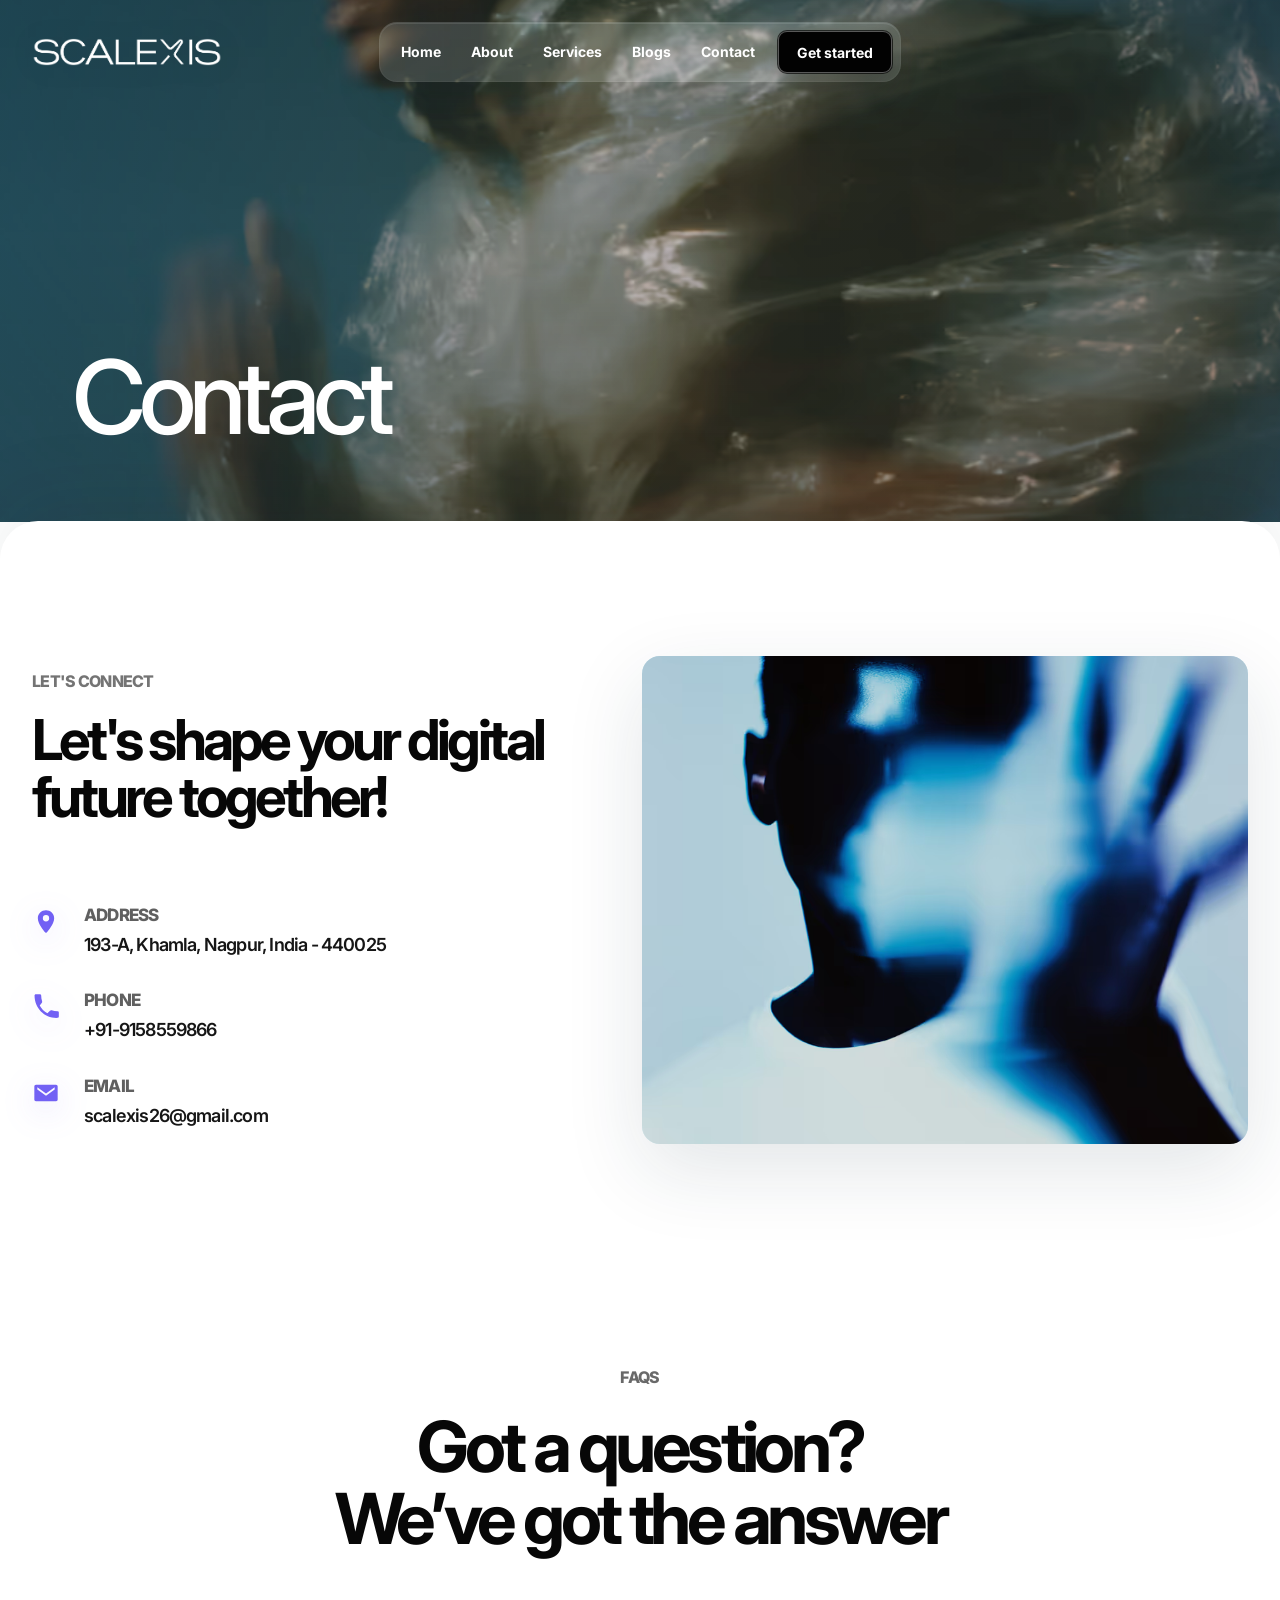
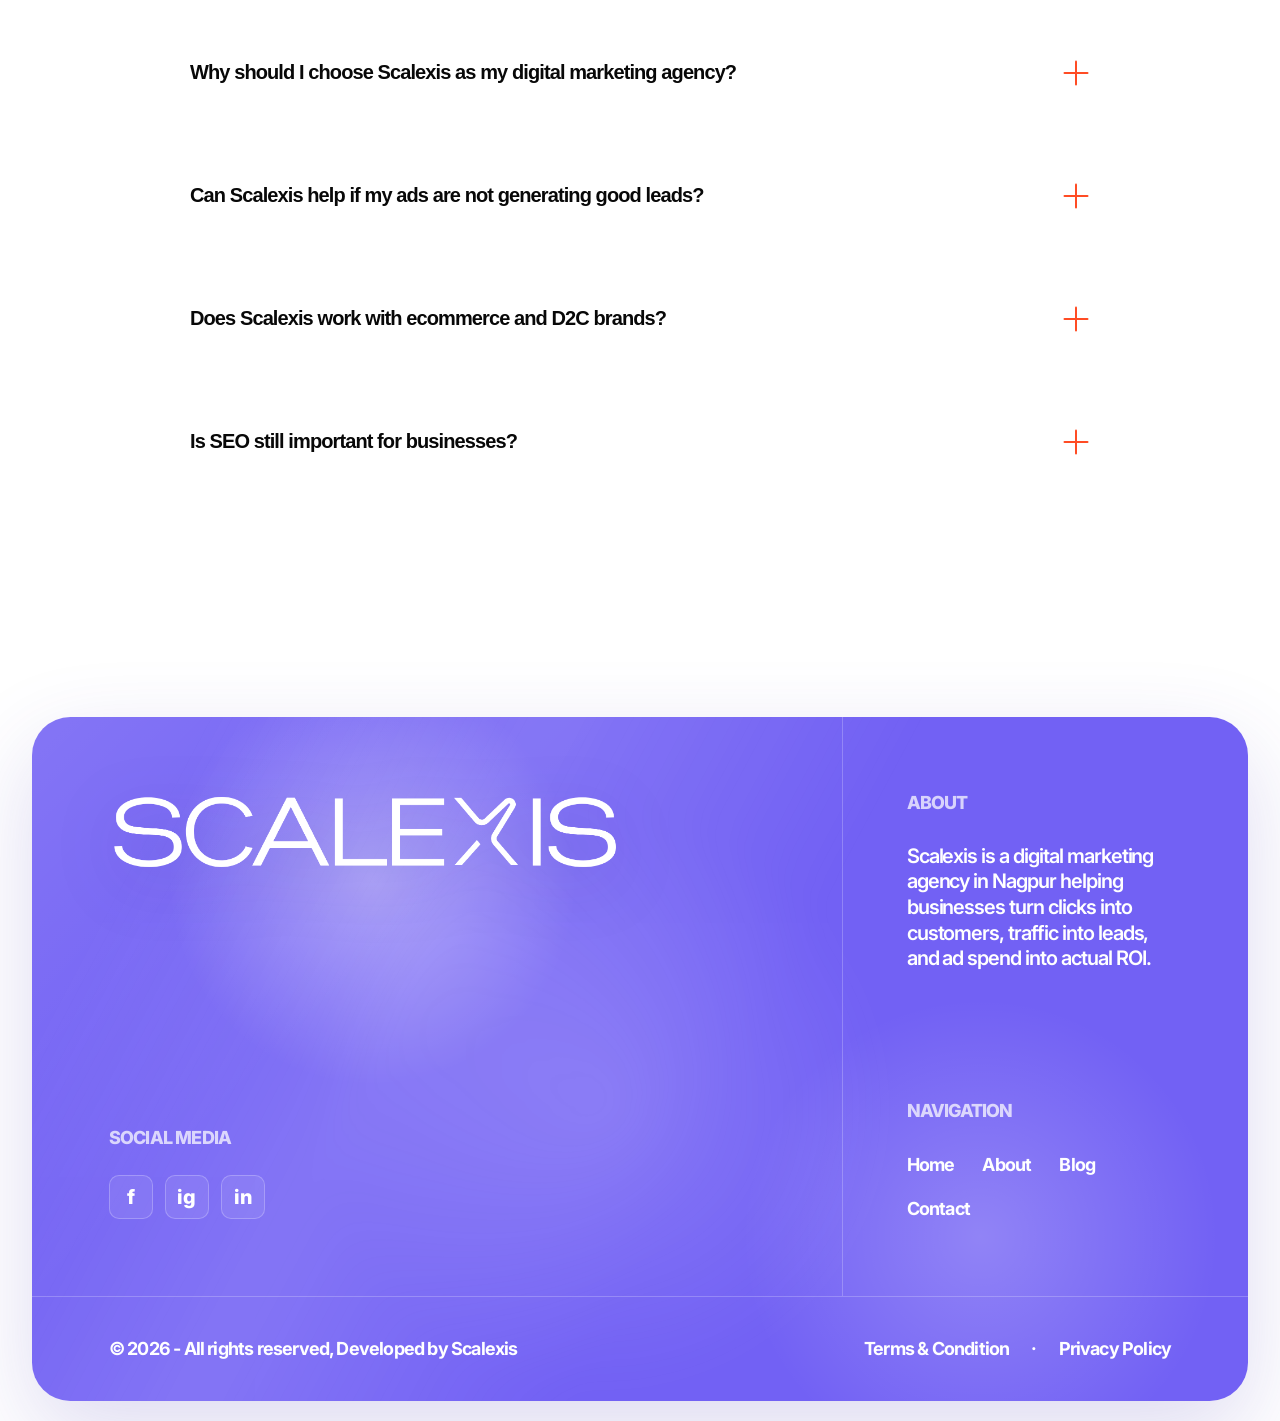
<file: contact.html>
<!DOCTYPE html>
<html lang="en">
  <head>
    <!-- Google Tag Manager -->
    <script>(function(w,d,s,l,i){w[l]=w[l]||[];w[l].push({'gtm.start':
    new Date().getTime(),event:'gtm.js'});var f=d.getElementsByTagName(s)[0],
    j=d.createElement(s),dl=l!='dataLayer'?'&l='+l:'';j.async=true;j.src=
    'https://www.googletagmanager.com/gtm.js?id='+i+dl;f.parentNode.insertBefore(j,f);
    })(window,document,'script','dataLayer','GTM-M5TJSDPQ');</script>
    <!-- End Google Tag Manager -->
    <meta charset="UTF-8" />
    <meta name="viewport" content="width=device-width, initial-scale=1.0" />
    <title>Contact | Scalexis</title>
    <link rel="icon" type="image/png" href="assets/scalexis-favicon.png" />
    <link rel="preconnect" href="https://fonts.googleapis.com" />
    <link rel="preconnect" href="https://fonts.gstatic.com" crossorigin />
    <link
      href="https://fonts.googleapis.com/css2?family=Inter:wght@400;500;600;700&display=swap"
      rel="stylesheet"
    />
    <link rel="stylesheet" href="styles.css?v=20260519-6" />
  </head>
  <body>
    <!-- Google Tag Manager (noscript) -->
    <noscript><iframe src="https://www.googletagmanager.com/ns.html?id=GTM-M5TJSDPQ"
    height="0" width="0" style="display:none;visibility:hidden"></iframe></noscript>
    <!-- End Google Tag Manager (noscript) -->
    <main class="page-shell contact-page">
      <header class="site-header reveal header-reveal" data-delay="0">
        <a class="brand" href="/" aria-label="Scalexis home">
          <img src="assets/scalexis-logo-wordmark.png" alt="Scalexis" />
        </a>

        <button
          class="menu-toggle"
          type="button"
          aria-label="Open navigation menu"
          aria-controls="main-navigation"
          aria-expanded="false"
        >
          <span></span>
          <span></span>
          <span></span>
        </button>

        <nav class="main-nav" id="main-navigation" aria-label="Main navigation">
          <a href="/" class="nav-link">
            <span class="nav-track"><span>Home</span><span>Home</span></span>
          </a>
          <a href="/about" class="nav-link">
            <span class="nav-track"><span>About</span><span>About</span></span>
          </a>
          <a href="/services" class="nav-link">
            <span class="nav-track"><span>Services</span><span>Services</span></span>
          </a>
          <a href="/blog" class="nav-link">
            <span class="nav-track"><span>Blogs</span><span>Blogs</span></span>
          </a>
          <a href="/contact" class="nav-link">
            <span class="nav-track"><span>Contact</span><span>Contact</span></span>
          </a>
          <a href="/form" class="nav-cta" data-consultation-trigger>Get started</a>
        </nav>
      </header>

      <section class="contact-hero" aria-labelledby="contact-title">
        <div class="contact-hero-media">
          <img src="assets/contact-hero.avif" alt="Scalexis contact page hero background" />
          <div class="contact-hero-tint"></div>
        </div>

        <div class="contact-hero-inner reveal" data-delay="120">
          <h1 id="contact-title">Contact</h1>
        </div>
      </section>

      <section class="contact-content-section" aria-labelledby="contact-heading">
        <div class="contact-content-inner section-reveal">
          <div class="contact-copy">
            <p class="contact-kicker">LET'S CONNECT</p>
            <h2 id="contact-heading">Let's shape your digital future together!</h2>

            <div class="contact-info-list">
              <article class="contact-info-item">
                <span class="contact-icon" aria-hidden="true">
                  <svg viewBox="0 0 24 24">
                    <path d="M12 2C8.13 2 5 5.02 5 8.75c0 4.72 5.53 11.3 6.24 12.12a1 1 0 0 0 1.52 0C13.47 20.05 19 13.47 19 8.75 19 5.02 15.87 2 12 2Zm0 9.5a2.7 2.7 0 1 1 0-5.4 2.7 2.7 0 0 1 0 5.4Z" />
                  </svg>
                </span>
                <div>
                  <h3>Address</h3>
                  <p>193-A, Khamla, Nagpur, India - 440025</p>
                </div>
              </article>

              <article class="contact-info-item">
                <span class="contact-icon" aria-hidden="true">
                  <svg viewBox="0 0 24 24">
                    <path d="M6.62 10.79c1.44 2.83 3.76 5.14 6.59 6.59l2.2-2.2a1.4 1.4 0 0 1 1.44-.34c1.58.52 3.28.8 5.05.8.61 0 1.1.49 1.1 1.1v3.48c0 .61-.49 1.1-1.1 1.1C10.91 21.82 2.18 13.09 2.18 2.1 2.18 1.49 2.67 1 3.28 1h3.49c.61 0 1.1.49 1.1 1.1 0 1.77.27 3.47.8 5.05.16.5.04 1.04-.34 1.44l-1.71 2.2Z" />
                  </svg>
                </span>
                <div>
                  <h3>Phone</h3>
                  <p><a href="tel:+919158559866">+91-9158559866</a></p>
                </div>
              </article>

              <article class="contact-info-item">
                <span class="contact-icon" aria-hidden="true">
                  <svg viewBox="0 0 24 24">
                    <path d="M3.4 5h17.2c.77 0 1.4.63 1.4 1.4v11.2c0 .77-.63 1.4-1.4 1.4H3.4c-.77 0-1.4-.63-1.4-1.4V6.4C2 5.63 2.63 5 3.4 5Zm8.6 7.48L4.58 7.1v1.96L12 14.42l7.42-5.36V7.1L12 12.48Z" />
                  </svg>
                </span>
                <div>
                  <h3>Email</h3>
                  <p><a href="mailto:scalexis26@gmail.com">scalexis26@gmail.com</a></p>
                </div>
              </article>
            </div>
          </div>

          <div class="contact-image-card">
            <img src="assets/contact-panel.avif" alt="Abstract blue digital portrait" />
          </div>
        </div>
      </section>

      <section class="faq-section contact-faq section-reveal" id="faqs" aria-labelledby="faq-title">
        <div class="faq-inner">
          <p class="section-kicker">FAQS</p>
          <h2 id="faq-title" class="faq-title">
            Got a question?<br />We&rsquo;ve got the answer
          </h2>

          <div class="faq-list">
            <article class="faq-item">
              <button class="faq-question" type="button" aria-expanded="false" aria-controls="faq-answer-1">
                <span>Why should I choose Scalexis as my digital marketing agency?</span>
                <span class="faq-icon" aria-hidden="true"></span>
              </button>
              <div class="faq-answer" id="faq-answer-1" hidden>
                <p>
                  Choose Scalexis if you want a digital marketing agency that
                  focuses on ROI, clarity, and practical growth instead of
                  vanity metrics. We help businesses improve paid ads, SEO,
                  social media, and performance marketing with measurable goals.
                </p>
              </div>
            </article>

            <article class="faq-item">
              <button class="faq-question" type="button" aria-expanded="false" aria-controls="faq-answer-2">
                <span>Can Scalexis help if my ads are not generating good leads?</span>
                <span class="faq-icon" aria-hidden="true"></span>
              </button>
              <div class="faq-answer" id="faq-answer-2" hidden>
                <p>
                  Yes. Scalexis helps businesses improve paid ad performance by
                  reviewing campaign structure, audience targeting, creatives,
                  landing pages, and tracking. The goal is to reduce wasted ad
                  spend and improve lead quality.
                </p>
              </div>
            </article>

            <article class="faq-item">
              <button class="faq-question" type="button" aria-expanded="false" aria-controls="faq-answer-3">
                <span>Does Scalexis work with ecommerce and D2C brands?</span>
                <span class="faq-icon" aria-hidden="true"></span>
              </button>
              <div class="faq-answer" id="faq-answer-3" hidden>
                <p>
                  Yes. Scalexis offers performance marketing for ecommerce and
                  D2C brands, including paid ads, retargeting, funnel strategy,
                  creative testing, and conversion-focused campaign optimization.
                </p>
              </div>
            </article>

            <article class="faq-item">
              <button class="faq-question" type="button" aria-expanded="false" aria-controls="faq-answer-4">
                <span>Is SEO still important for businesses?</span>
                <span class="faq-icon" aria-hidden="true"></span>
              </button>
              <div class="faq-answer" id="faq-answer-4" hidden>
                <p>
                  Yes. SEO is important because customers still use search
                  engines to find products, services, and local businesses. With
                  AEO and GEO, Scalexis also helps brands prepare for
                  answer-based and AI-powered search visibility.
                </p>
              </div>
            </article>
          </div>
        </div>
      </section>

      <footer class="site-footer" aria-labelledby="footer-logo">
        <div class="footer-panel">
          <div class="footer-main">
            <div class="footer-brand-block">
              <a class="footer-logo" href="/" id="footer-logo" aria-label="Scalexis home">
                <img src="assets/scalexis-logo-wordmark.png" alt="Scalexis" />
              </a>

              <div class="footer-social">
                <p>SOCIAL MEDIA</p>
                <div class="footer-social-links" aria-label="Social media links">
                  <a href="https://www.facebook.com/scalexis.agency/" target="_blank" rel="noopener noreferrer" aria-label="Facebook">f</a>
                  <a href="https://www.instagram.com/scalexis.agency/" target="_blank" rel="noopener noreferrer" aria-label="Instagram">ig</a>
                  <a href="https://www.linkedin.com/company/scalexis-advertising-agency/" target="_blank" rel="noopener noreferrer" aria-label="LinkedIn">in</a>
                </div>
              </div>
            </div>

            <div class="footer-info">
              <div class="footer-about">
                <p class="footer-label">ABOUT</p>
                <p>
                  Scalexis is a digital marketing agency in Nagpur helping
                  businesses turn clicks into customers, traffic into leads, and
                  ad spend into actual ROI.
                </p>
              </div>

              <nav class="footer-nav" aria-label="Footer navigation">
                <p class="footer-label">NAVIGATION</p>
                <div class="footer-nav-links">
                  <a href="/">Home</a>
                  <a href="/about">About</a>
                  <a href="/blog">Blog</a>
                  <a href="/contact">Contact</a>
                </div>
              </nav>
            </div>
          </div>

          <div class="footer-bottom">
            <p>&copy; 2026 - All rights reserved, Developed by Scalexis</p>
            <div class="footer-legal" aria-label="Legal links">
              <a href="/terms-and-conditions">Terms &amp; Condition</a>
              <span aria-hidden="true">&middot;</span>
              <a href="/privacy-policy">Privacy Policy</a>
            </div>
          </div>
        </div>
      </footer>

      <div class="consultation-modal" id="consultation" role="dialog" aria-modal="true" aria-labelledby="consultation-title" hidden>
        <div class="consultation-backdrop" data-consultation-close></div>
        <div class="consultation-dialog">
          <section class="consultation-visual" aria-label="Scalexis growth consultation">
            <p class="consultation-headline">Ready to Stop Guessing and Start Growing?</p>
            <div class="consultation-glow" aria-hidden="true"></div>
          </section>

          <section class="consultation-form-panel">
            <button class="consultation-close" type="button" aria-label="Close consultation form" data-consultation-close>
              <span></span>
              <span></span>
            </button>

            <p class="consultation-mark" aria-hidden="true">*</p>
            <p id="consultation-title" class="consultation-title">Get Started</p>

            <form
              class="consultation-form"
              method="POST"
            >
              <label>
                <span>Full Name</span>
                <input type="text" name="Full Name" autocomplete="name" required />
              </label>
              <label>
                <span>Business Name</span>
                <input type="text" name="Business Name" autocomplete="organization" required />
              </label>
              <label>
                <span>Phone Number</span>
                <input type="tel" name="Phone Number" autocomplete="tel" required />
              </label>
              <label>
                <span>Email</span>
                <input type="email" name="Email" autocomplete="email" required />
              </label>
              <button type="submit">1:1 Free Marketing Consultation</button>
            </form>
          </section>
        </div>
      </div>
    </main>

    <script src="script.js?v=20260519-6"></script>
  </body>
</html>
</file>
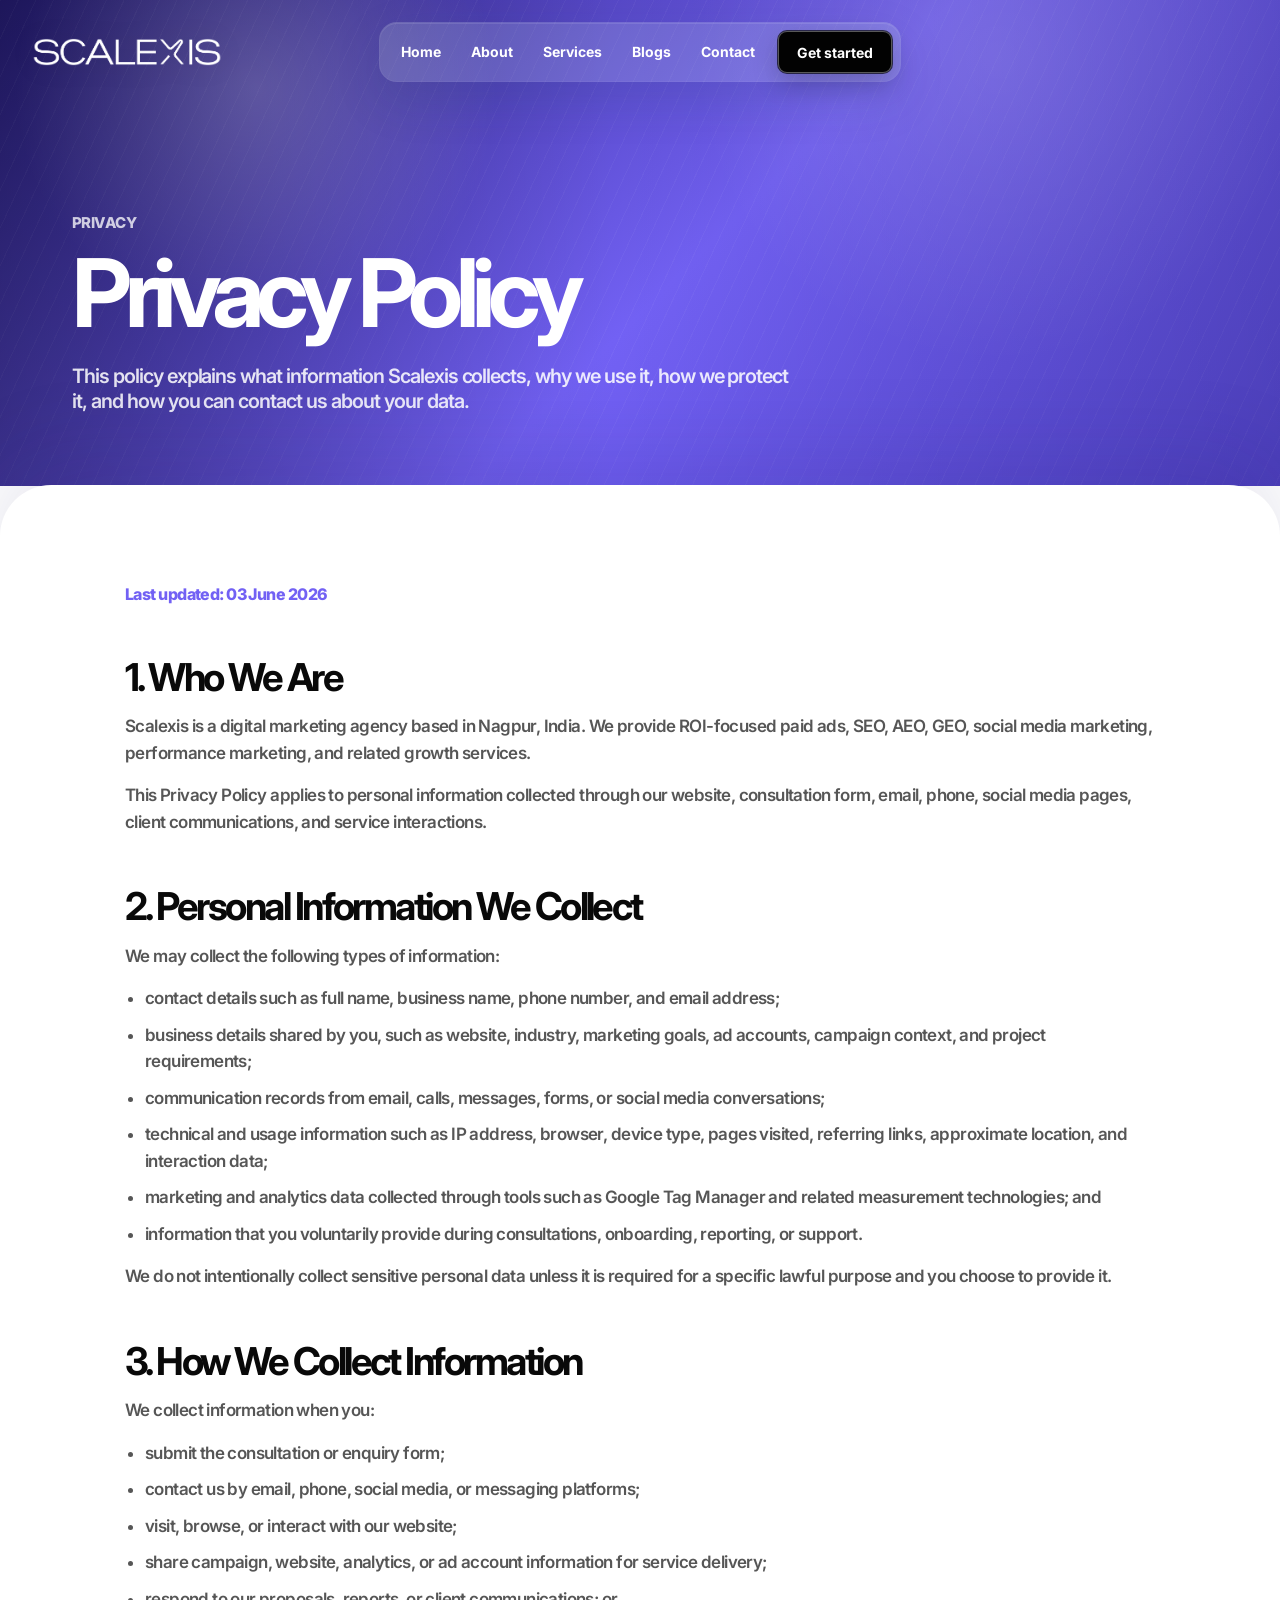
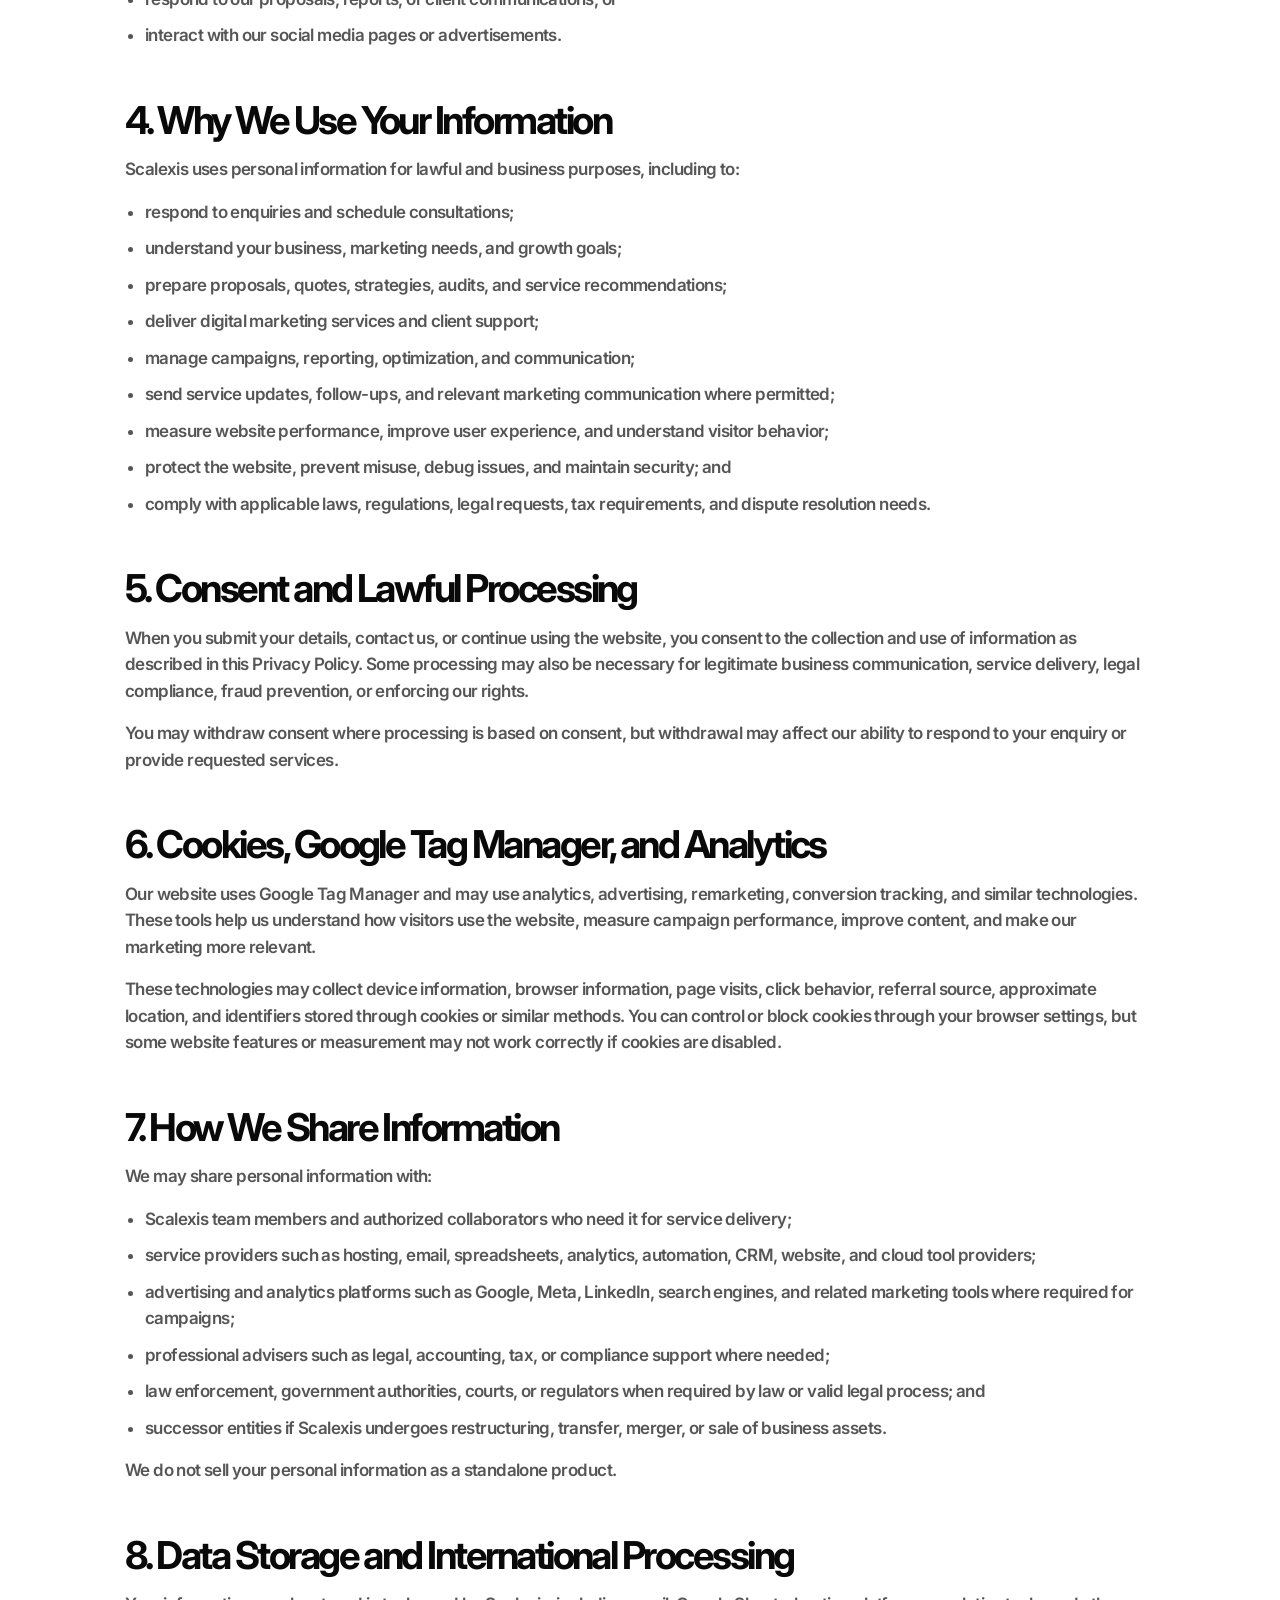
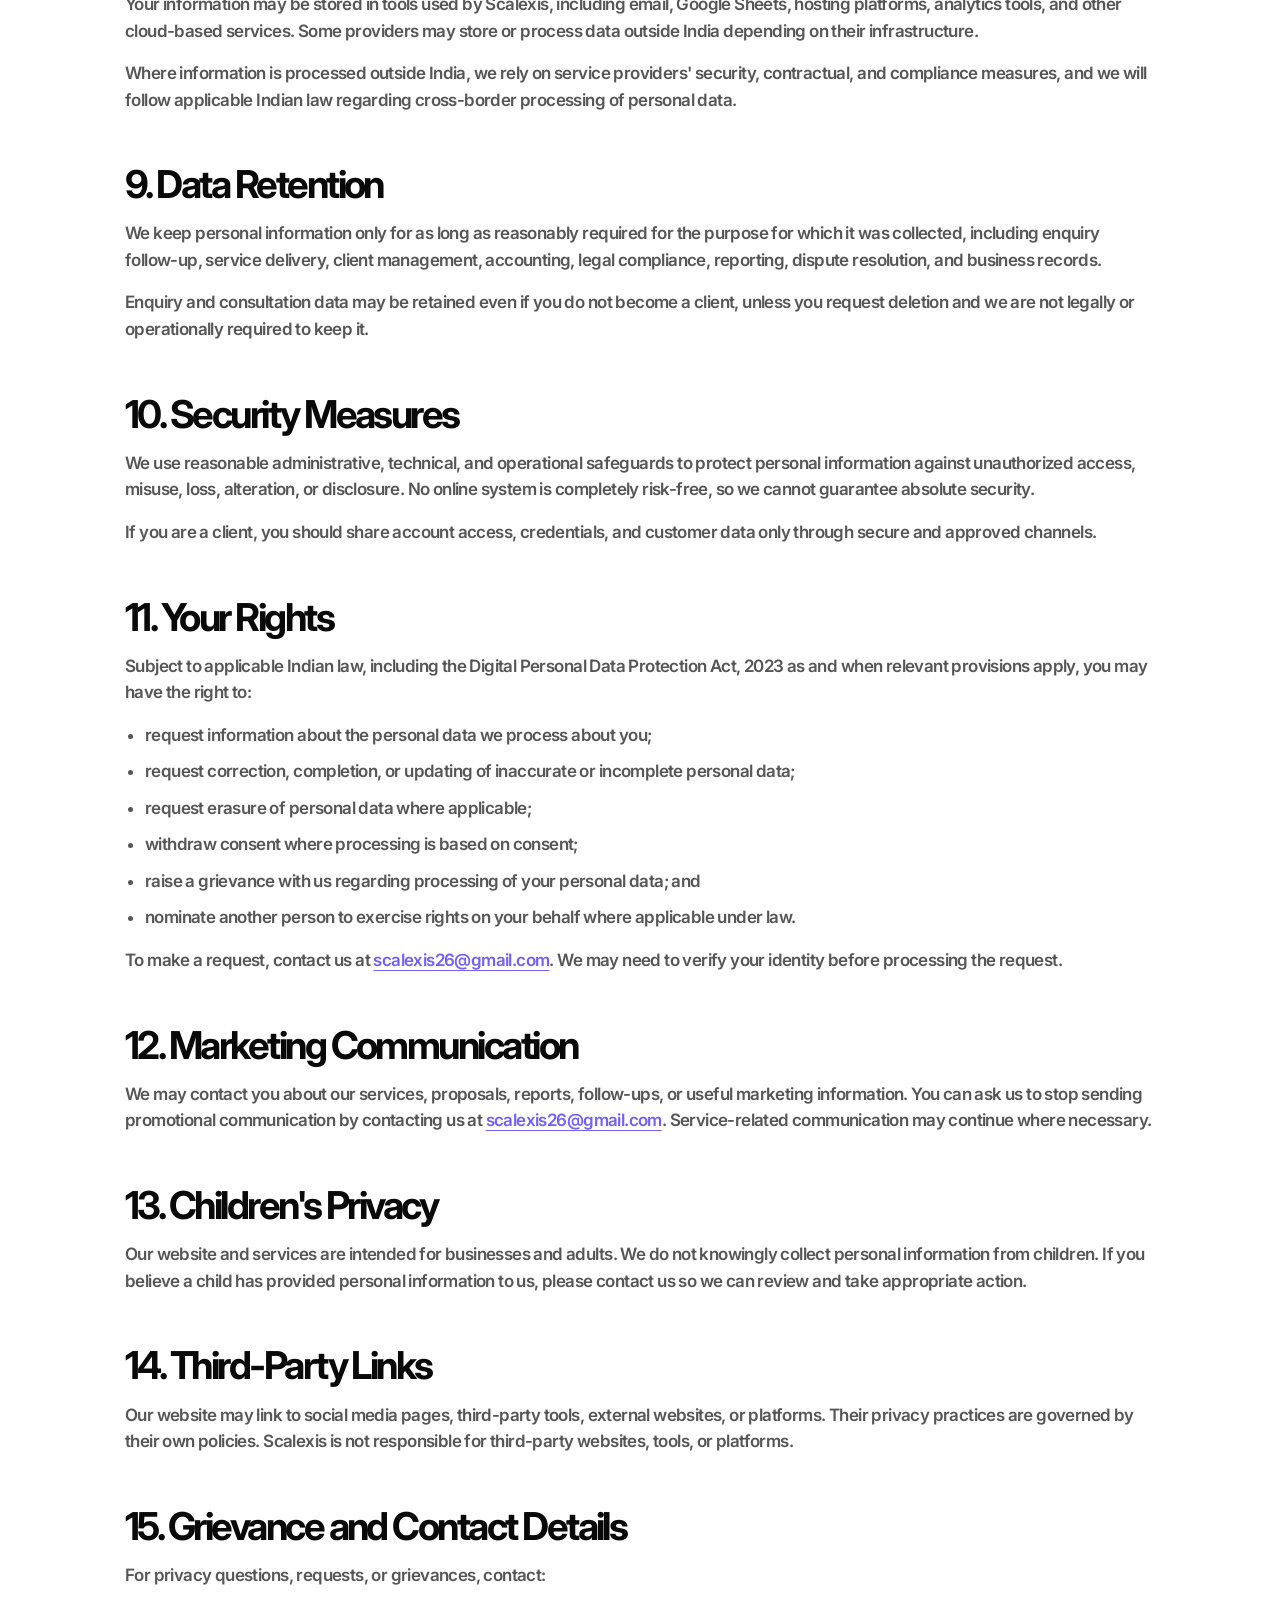
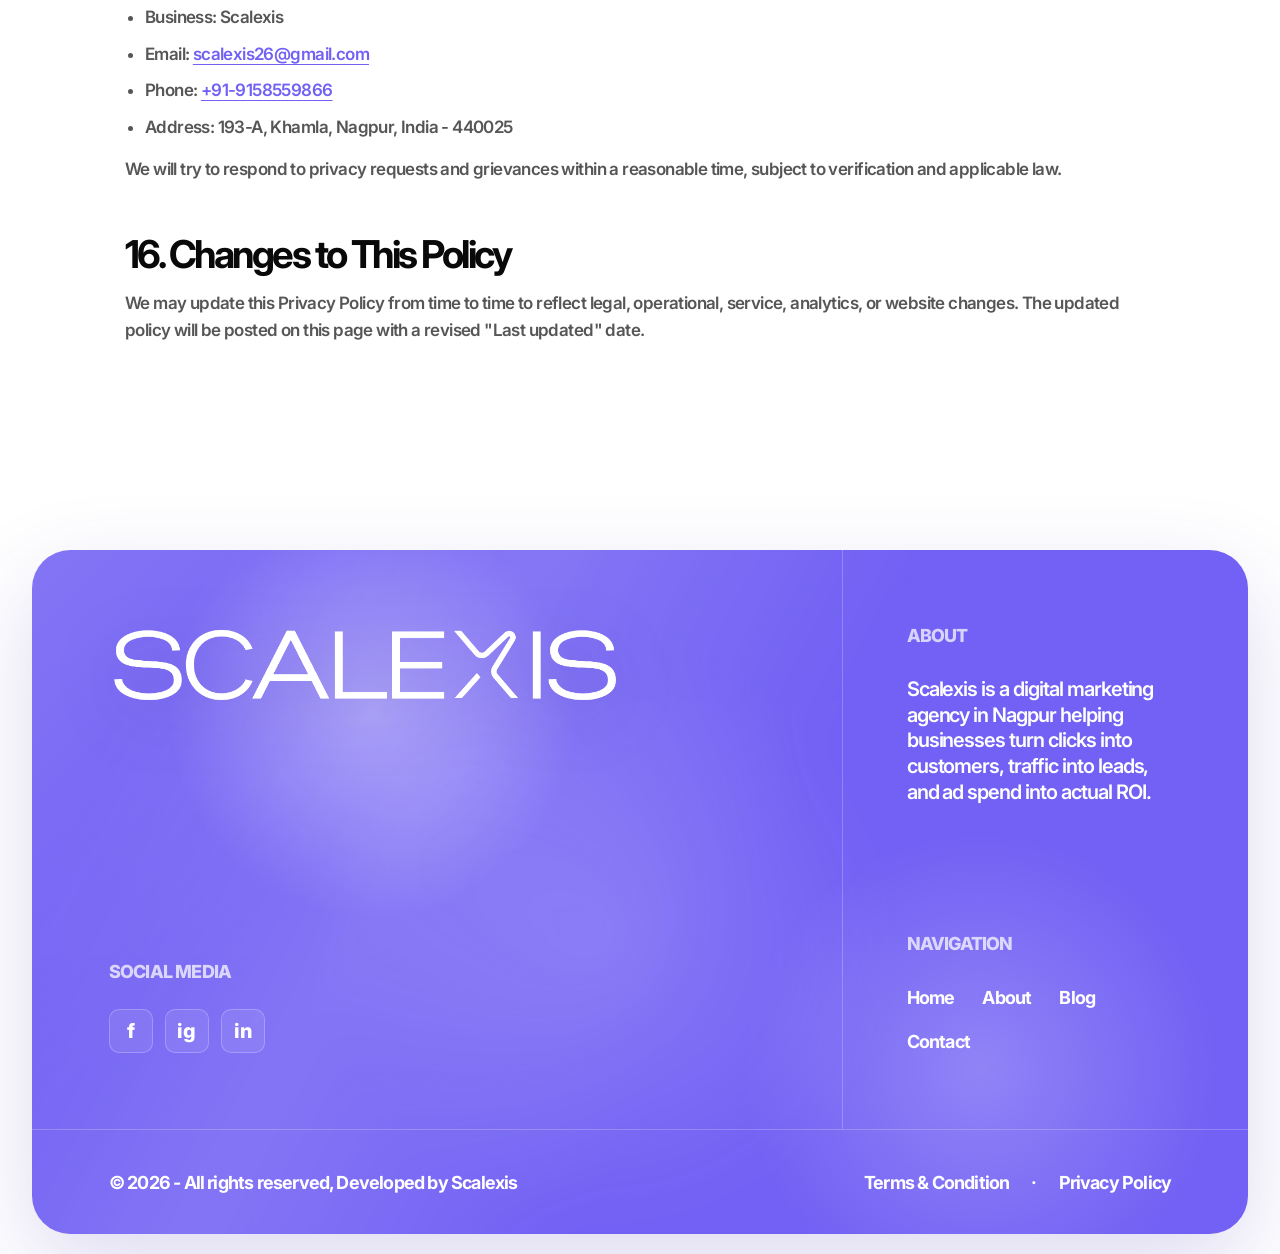
<file: privacy-policy.html>
<!DOCTYPE html>
<html lang="en">
  <head>
    <!-- Google Tag Manager -->
    <script>(function(w,d,s,l,i){w[l]=w[l]||[];w[l].push({'gtm.start':
    new Date().getTime(),event:'gtm.js'});var f=d.getElementsByTagName(s)[0],
    j=d.createElement(s),dl=l!='dataLayer'?'&l='+l:'';j.async=true;j.src=
    'https://www.googletagmanager.com/gtm.js?id='+i+dl;f.parentNode.insertBefore(j,f);
    })(window,document,'script','dataLayer','GTM-M5TJSDPQ');</script>
    <!-- End Google Tag Manager -->
    <meta charset="UTF-8" />
    <meta name="viewport" content="width=device-width, initial-scale=1.0" />
    <title>Privacy Policy | Scalexis</title>
    <meta name="description" content="Read how Scalexis collects, uses, stores, and protects personal data for website enquiries and digital marketing services in India." />
    <link rel="canonical" href="https://www.scalexis.in/privacy-policy" />
    <link rel="icon" type="image/png" href="assets/scalexis-favicon.png" />
    <link rel="preconnect" href="https://fonts.googleapis.com" />
    <link rel="preconnect" href="https://fonts.gstatic.com" crossorigin />
    <link href="https://fonts.googleapis.com/css2?family=Inter:wght@400;500;600;700&display=swap" rel="stylesheet" />
    <link rel="stylesheet" href="styles.css?v=20260603-legal" />
  </head>
  <body>
    <!-- Google Tag Manager (noscript) -->
    <noscript><iframe src="https://www.googletagmanager.com/ns.html?id=GTM-M5TJSDPQ" height="0" width="0" style="display:none;visibility:hidden"></iframe></noscript>
    <!-- End Google Tag Manager (noscript) -->
    <main class="page-shell legal-page">
      <header class="site-header reveal header-reveal" data-delay="0">
        <a class="brand" href="/" aria-label="Scalexis home">
          <img src="assets/scalexis-logo-wordmark.png" alt="Scalexis" />
        </a>

        <button class="menu-toggle" type="button" aria-label="Open navigation menu" aria-controls="main-navigation" aria-expanded="false">
          <span></span>
          <span></span>
          <span></span>
        </button>

        <nav class="main-nav" id="main-navigation" aria-label="Main navigation">
          <a href="/" class="nav-link"><span class="nav-track"><span>Home</span><span>Home</span></span></a>
          <a href="/about" class="nav-link"><span class="nav-track"><span>About</span><span>About</span></span></a>
          <a href="/services" class="nav-link"><span class="nav-track"><span>Services</span><span>Services</span></span></a>
          <a href="/blog" class="nav-link"><span class="nav-track"><span>Blogs</span><span>Blogs</span></span></a>
          <a href="/contact" class="nav-link"><span class="nav-track"><span>Contact</span><span>Contact</span></span></a>
          <a href="/form" class="nav-cta" data-consultation-trigger>Get started</a>
        </nav>
      </header>

      <section class="legal-hero" aria-labelledby="privacy-title">
        <div class="legal-hero-inner reveal" data-delay="120">
          <p class="legal-kicker">Privacy</p>
          <h1 id="privacy-title">Privacy Policy</h1>
          <p>This policy explains what information Scalexis collects, why we use it, how we protect it, and how you can contact us about your data.</p>
        </div>
      </section>

      <section class="legal-content-section">
        <article class="legal-content-inner">
          <p class="legal-updated">Last updated: 03 June 2026</p>

          <div class="legal-content">
            <section>
              <h2>1. Who We Are</h2>
              <p>Scalexis is a digital marketing agency based in Nagpur, India. We provide ROI-focused paid ads, SEO, AEO, GEO, social media marketing, performance marketing, and related growth services.</p>
              <p>This Privacy Policy applies to personal information collected through our website, consultation form, email, phone, social media pages, client communications, and service interactions.</p>
            </section>

            <section>
              <h2>2. Personal Information We Collect</h2>
              <p>We may collect the following types of information:</p>
              <ul>
                <li>contact details such as full name, business name, phone number, and email address;</li>
                <li>business details shared by you, such as website, industry, marketing goals, ad accounts, campaign context, and project requirements;</li>
                <li>communication records from email, calls, messages, forms, or social media conversations;</li>
                <li>technical and usage information such as IP address, browser, device type, pages visited, referring links, approximate location, and interaction data;</li>
                <li>marketing and analytics data collected through tools such as Google Tag Manager and related measurement technologies; and</li>
                <li>information that you voluntarily provide during consultations, onboarding, reporting, or support.</li>
              </ul>
              <p>We do not intentionally collect sensitive personal data unless it is required for a specific lawful purpose and you choose to provide it.</p>
            </section>

            <section>
              <h2>3. How We Collect Information</h2>
              <p>We collect information when you:</p>
              <ul>
                <li>submit the consultation or enquiry form;</li>
                <li>contact us by email, phone, social media, or messaging platforms;</li>
                <li>visit, browse, or interact with our website;</li>
                <li>share campaign, website, analytics, or ad account information for service delivery;</li>
                <li>respond to our proposals, reports, or client communications; or</li>
                <li>interact with our social media pages or advertisements.</li>
              </ul>
            </section>

            <section>
              <h2>4. Why We Use Your Information</h2>
              <p>Scalexis uses personal information for lawful and business purposes, including to:</p>
              <ul>
                <li>respond to enquiries and schedule consultations;</li>
                <li>understand your business, marketing needs, and growth goals;</li>
                <li>prepare proposals, quotes, strategies, audits, and service recommendations;</li>
                <li>deliver digital marketing services and client support;</li>
                <li>manage campaigns, reporting, optimization, and communication;</li>
                <li>send service updates, follow-ups, and relevant marketing communication where permitted;</li>
                <li>measure website performance, improve user experience, and understand visitor behavior;</li>
                <li>protect the website, prevent misuse, debug issues, and maintain security; and</li>
                <li>comply with applicable laws, regulations, legal requests, tax requirements, and dispute resolution needs.</li>
              </ul>
            </section>

            <section>
              <h2>5. Consent and Lawful Processing</h2>
              <p>When you submit your details, contact us, or continue using the website, you consent to the collection and use of information as described in this Privacy Policy. Some processing may also be necessary for legitimate business communication, service delivery, legal compliance, fraud prevention, or enforcing our rights.</p>
              <p>You may withdraw consent where processing is based on consent, but withdrawal may affect our ability to respond to your enquiry or provide requested services.</p>
            </section>

            <section>
              <h2>6. Cookies, Google Tag Manager, and Analytics</h2>
              <p>Our website uses Google Tag Manager and may use analytics, advertising, remarketing, conversion tracking, and similar technologies. These tools help us understand how visitors use the website, measure campaign performance, improve content, and make our marketing more relevant.</p>
              <p>These technologies may collect device information, browser information, page visits, click behavior, referral source, approximate location, and identifiers stored through cookies or similar methods. You can control or block cookies through your browser settings, but some website features or measurement may not work correctly if cookies are disabled.</p>
            </section>

            <section>
              <h2>7. How We Share Information</h2>
              <p>We may share personal information with:</p>
              <ul>
                <li>Scalexis team members and authorized collaborators who need it for service delivery;</li>
                <li>service providers such as hosting, email, spreadsheets, analytics, automation, CRM, website, and cloud tool providers;</li>
                <li>advertising and analytics platforms such as Google, Meta, LinkedIn, search engines, and related marketing tools where required for campaigns;</li>
                <li>professional advisers such as legal, accounting, tax, or compliance support where needed;</li>
                <li>law enforcement, government authorities, courts, or regulators when required by law or valid legal process; and</li>
                <li>successor entities if Scalexis undergoes restructuring, transfer, merger, or sale of business assets.</li>
              </ul>
              <p>We do not sell your personal information as a standalone product.</p>
            </section>

            <section>
              <h2>8. Data Storage and International Processing</h2>
              <p>Your information may be stored in tools used by Scalexis, including email, Google Sheets, hosting platforms, analytics tools, and other cloud-based services. Some providers may store or process data outside India depending on their infrastructure.</p>
              <p>Where information is processed outside India, we rely on service providers' security, contractual, and compliance measures, and we will follow applicable Indian law regarding cross-border processing of personal data.</p>
            </section>

            <section>
              <h2>9. Data Retention</h2>
              <p>We keep personal information only for as long as reasonably required for the purpose for which it was collected, including enquiry follow-up, service delivery, client management, accounting, legal compliance, reporting, dispute resolution, and business records.</p>
              <p>Enquiry and consultation data may be retained even if you do not become a client, unless you request deletion and we are not legally or operationally required to keep it.</p>
            </section>

            <section>
              <h2>10. Security Measures</h2>
              <p>We use reasonable administrative, technical, and operational safeguards to protect personal information against unauthorized access, misuse, loss, alteration, or disclosure. No online system is completely risk-free, so we cannot guarantee absolute security.</p>
              <p>If you are a client, you should share account access, credentials, and customer data only through secure and approved channels.</p>
            </section>

            <section>
              <h2>11. Your Rights</h2>
              <p>Subject to applicable Indian law, including the Digital Personal Data Protection Act, 2023 as and when relevant provisions apply, you may have the right to:</p>
              <ul>
                <li>request information about the personal data we process about you;</li>
                <li>request correction, completion, or updating of inaccurate or incomplete personal data;</li>
                <li>request erasure of personal data where applicable;</li>
                <li>withdraw consent where processing is based on consent;</li>
                <li>raise a grievance with us regarding processing of your personal data; and</li>
                <li>nominate another person to exercise rights on your behalf where applicable under law.</li>
              </ul>
              <p>To make a request, contact us at <a href="mailto:scalexis26@gmail.com">scalexis26@gmail.com</a>. We may need to verify your identity before processing the request.</p>
            </section>

            <section>
              <h2>12. Marketing Communication</h2>
              <p>We may contact you about our services, proposals, reports, follow-ups, or useful marketing information. You can ask us to stop sending promotional communication by contacting us at <a href="mailto:scalexis26@gmail.com">scalexis26@gmail.com</a>. Service-related communication may continue where necessary.</p>
            </section>

            <section>
              <h2>13. Children's Privacy</h2>
              <p>Our website and services are intended for businesses and adults. We do not knowingly collect personal information from children. If you believe a child has provided personal information to us, please contact us so we can review and take appropriate action.</p>
            </section>

            <section>
              <h2>14. Third-Party Links</h2>
              <p>Our website may link to social media pages, third-party tools, external websites, or platforms. Their privacy practices are governed by their own policies. Scalexis is not responsible for third-party websites, tools, or platforms.</p>
            </section>

            <section>
              <h2>15. Grievance and Contact Details</h2>
              <p>For privacy questions, requests, or grievances, contact:</p>
              <ul>
                <li>Business: Scalexis</li>
                <li>Email: <a href="mailto:scalexis26@gmail.com">scalexis26@gmail.com</a></li>
                <li>Phone: <a href="tel:+919158559866">+91-9158559866</a></li>
                <li>Address: 193-A, Khamla, Nagpur, India - 440025</li>
              </ul>
              <p>We will try to respond to privacy requests and grievances within a reasonable time, subject to verification and applicable law.</p>
            </section>

            <section>
              <h2>16. Changes to This Policy</h2>
              <p>We may update this Privacy Policy from time to time to reflect legal, operational, service, analytics, or website changes. The updated policy will be posted on this page with a revised "Last updated" date.</p>
            </section>
          </div>
        </article>
      </section>

      <footer class="site-footer" aria-labelledby="footer-logo">
        <div class="footer-panel">
          <div class="footer-main">
            <div class="footer-brand-block">
              <a class="footer-logo" href="/" id="footer-logo" aria-label="Scalexis home"><img src="assets/scalexis-logo-wordmark.png" alt="Scalexis" /></a>
              <div class="footer-social">
                <p>SOCIAL MEDIA</p>
                <div class="footer-social-links" aria-label="Social media links">
                  <a href="https://www.facebook.com/scalexis.agency/" target="_blank" rel="noopener noreferrer" aria-label="Facebook">f</a>
                  <a href="https://www.instagram.com/scalexis.agency/" target="_blank" rel="noopener noreferrer" aria-label="Instagram">ig</a>
                  <a href="https://www.linkedin.com/company/scalexis-advertising-agency/" target="_blank" rel="noopener noreferrer" aria-label="LinkedIn">in</a>
                </div>
              </div>
            </div>
            <div class="footer-info">
              <div class="footer-about">
                <p class="footer-label">ABOUT</p>
                <p>Scalexis is a digital marketing agency in Nagpur helping businesses turn clicks into customers, traffic into leads, and ad spend into actual ROI.</p>
              </div>
              <nav class="footer-nav" aria-label="Footer navigation">
                <p class="footer-label">NAVIGATION</p>
                <div class="footer-nav-links"><a href="/">Home</a><a href="/about">About</a><a href="/blog">Blog</a><a href="/contact">Contact</a></div>
              </nav>
            </div>
          </div>
          <div class="footer-bottom">
            <p>&copy; 2026 - All rights reserved, Developed by Scalexis</p>
            <div class="footer-legal" aria-label="Legal links"><a href="/terms-and-conditions">Terms &amp; Condition</a><span aria-hidden="true">&middot;</span><a href="/privacy-policy">Privacy Policy</a></div>
          </div>
        </div>
      </footer>

      <div class="consultation-modal" id="consultation" role="dialog" aria-modal="true" aria-labelledby="consultation-title" hidden>
        <div class="consultation-backdrop" data-consultation-close></div>
        <div class="consultation-dialog">
          <section class="consultation-visual" aria-label="Scalexis growth consultation"><p class="consultation-headline">Ready to Stop Guessing and Start Growing?</p><div class="consultation-glow" aria-hidden="true"></div></section>
          <section class="consultation-form-panel">
            <button class="consultation-close" type="button" aria-label="Close consultation form" data-consultation-close><span></span><span></span></button>
            <p class="consultation-mark" aria-hidden="true">*</p>
            <p id="consultation-title" class="consultation-title">Get Started</p>
            <form class="consultation-form" method="POST">
              <label><span>Full Name</span><input type="text" name="Full Name" autocomplete="name" required /></label>
              <label><span>Business Name</span><input type="text" name="Business Name" autocomplete="organization" required /></label>
              <label><span>Phone Number</span><input type="tel" name="Phone Number" autocomplete="tel" required /></label>
              <label><span>Email</span><input type="email" name="Email" autocomplete="email" required /></label>
              <button type="submit">1:1 Free Marketing Consultation</button>
            </form>
          </section>
        </div>
      </div>
    </main>
    <script src="script.js?v=20260519-6"></script>
  </body>
</html>
</file>
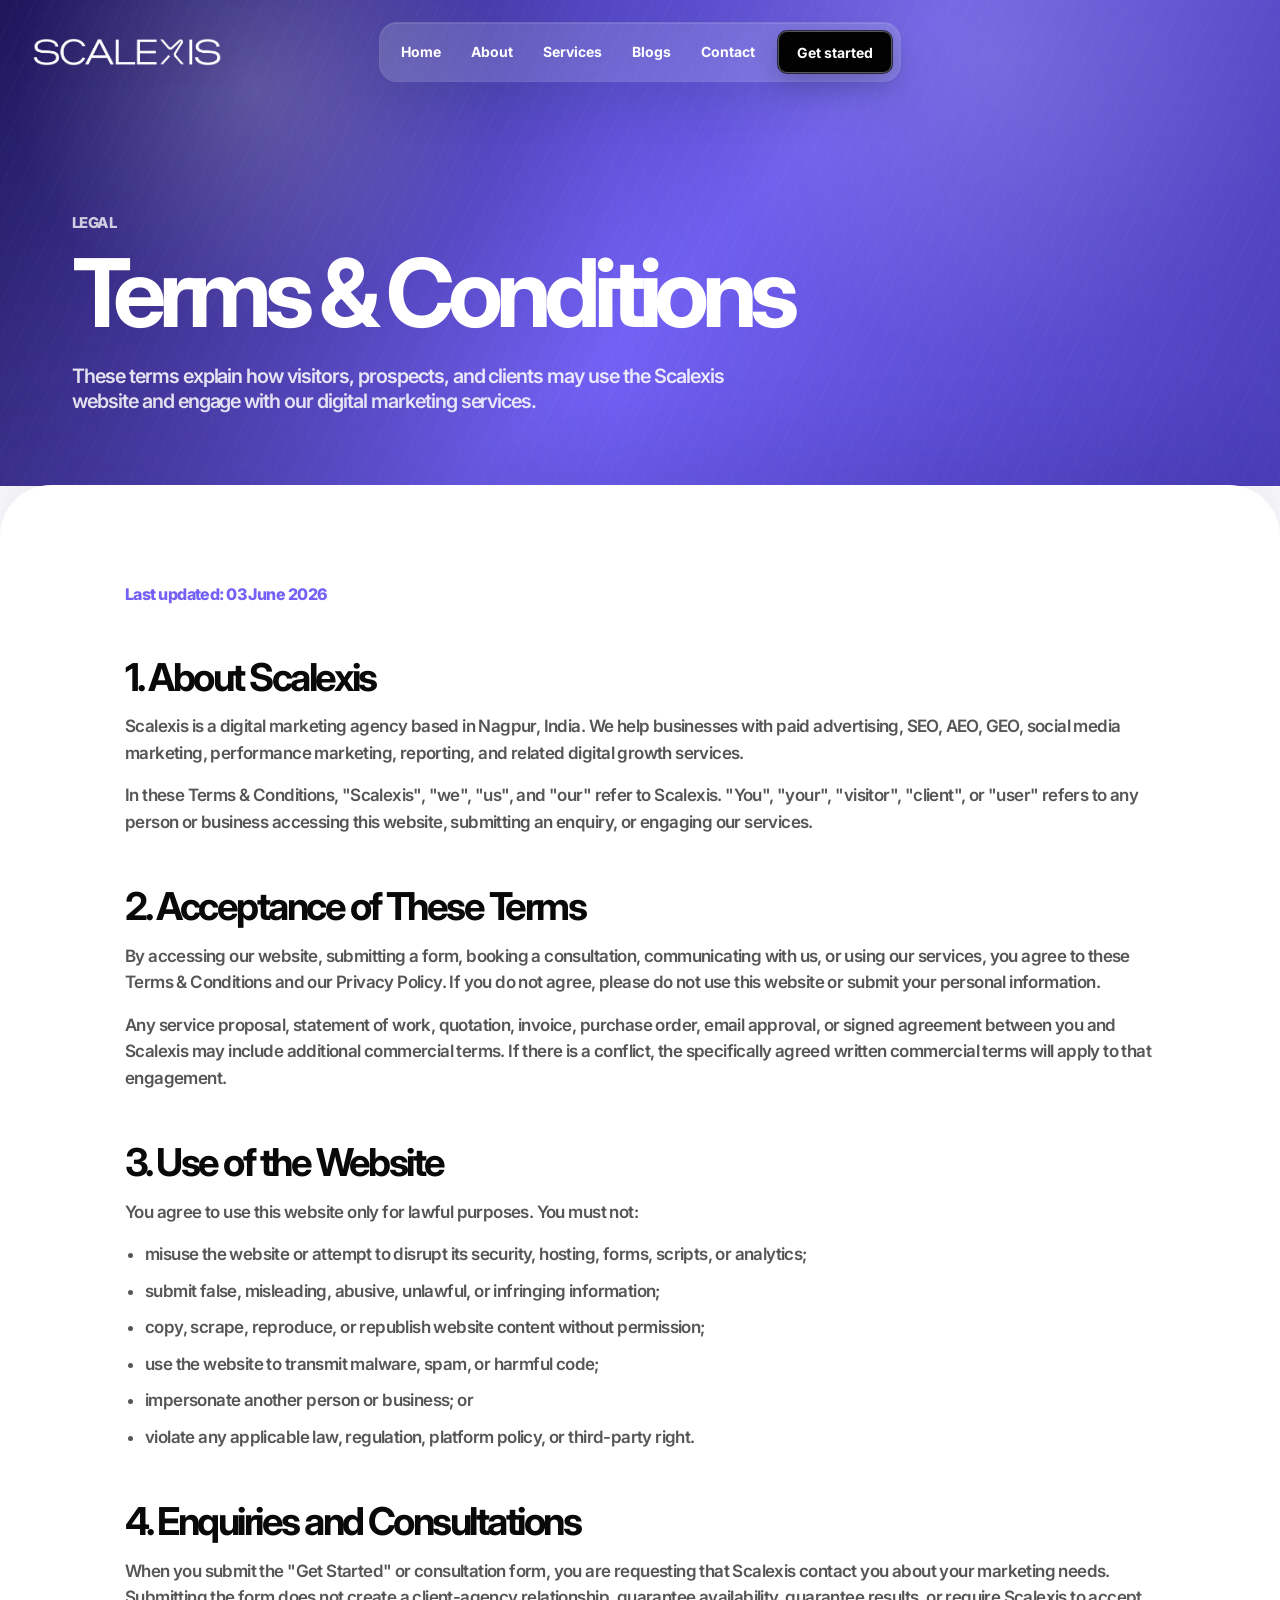
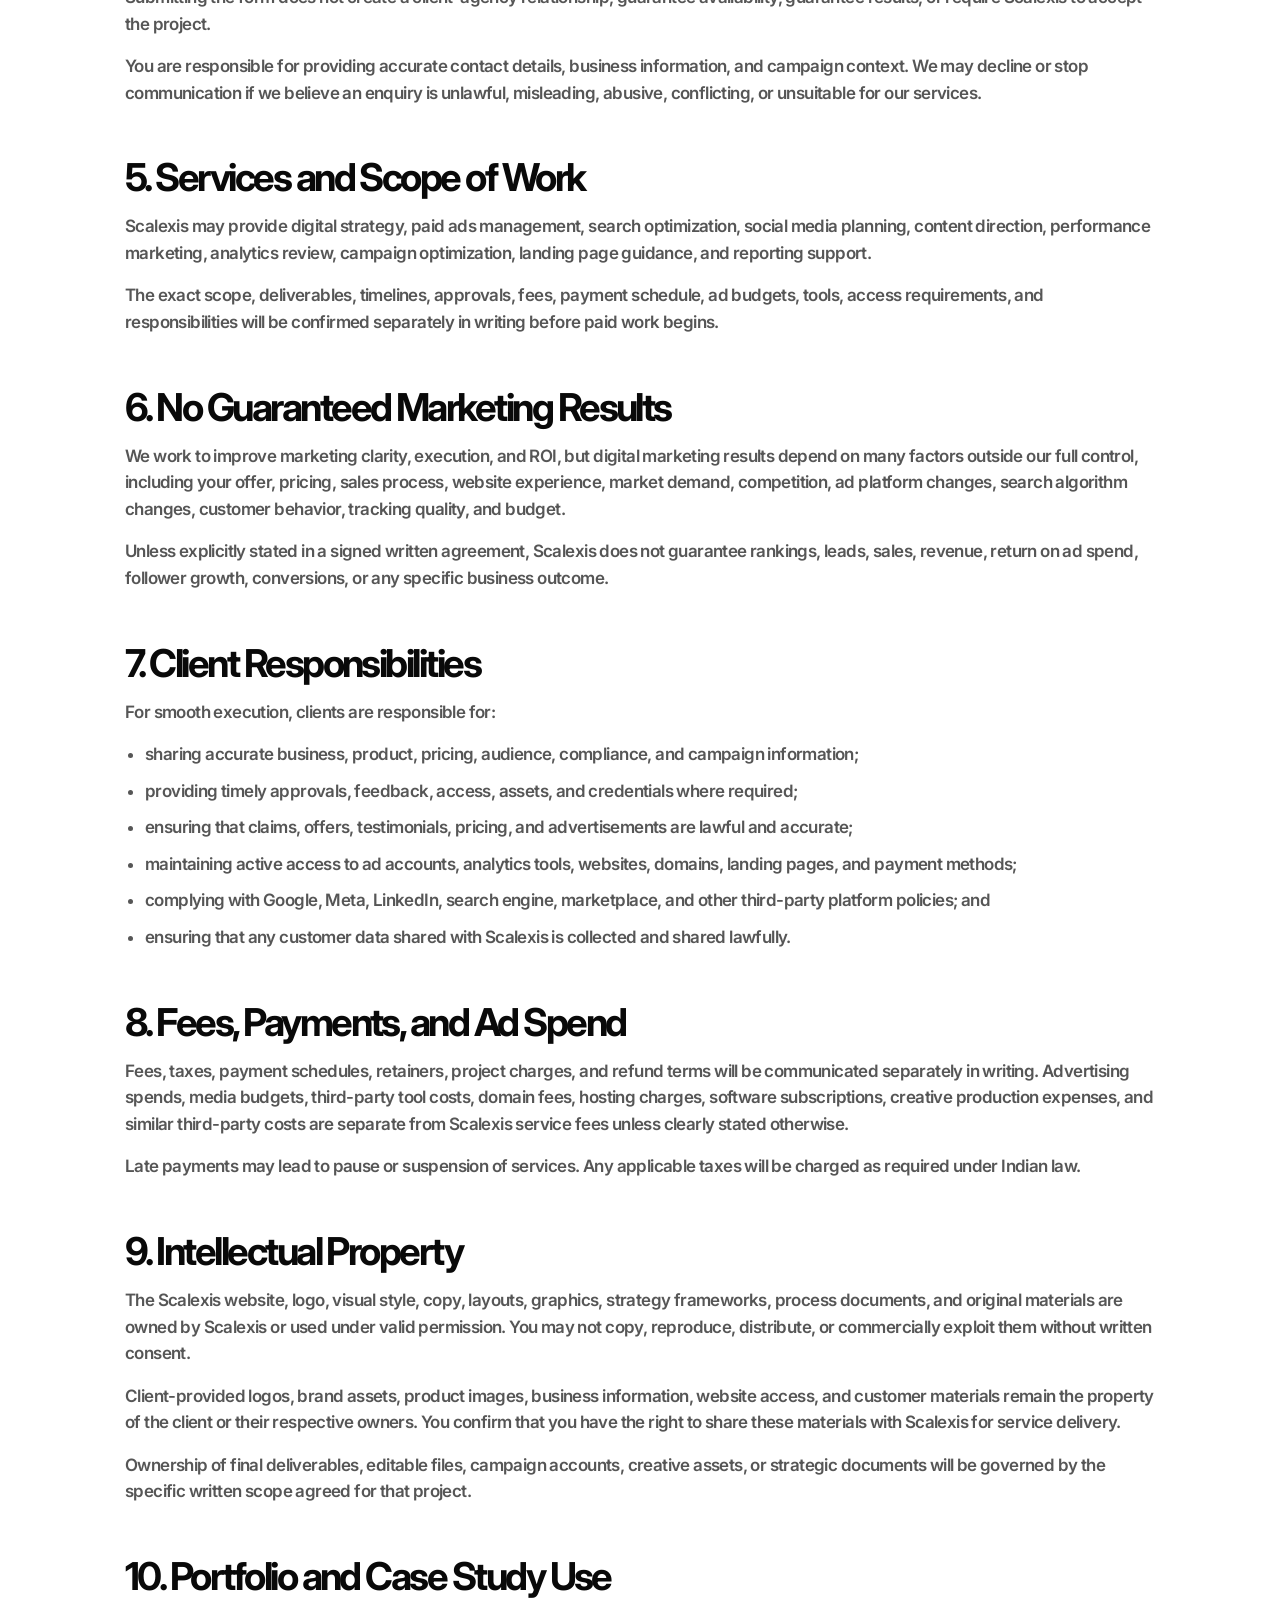
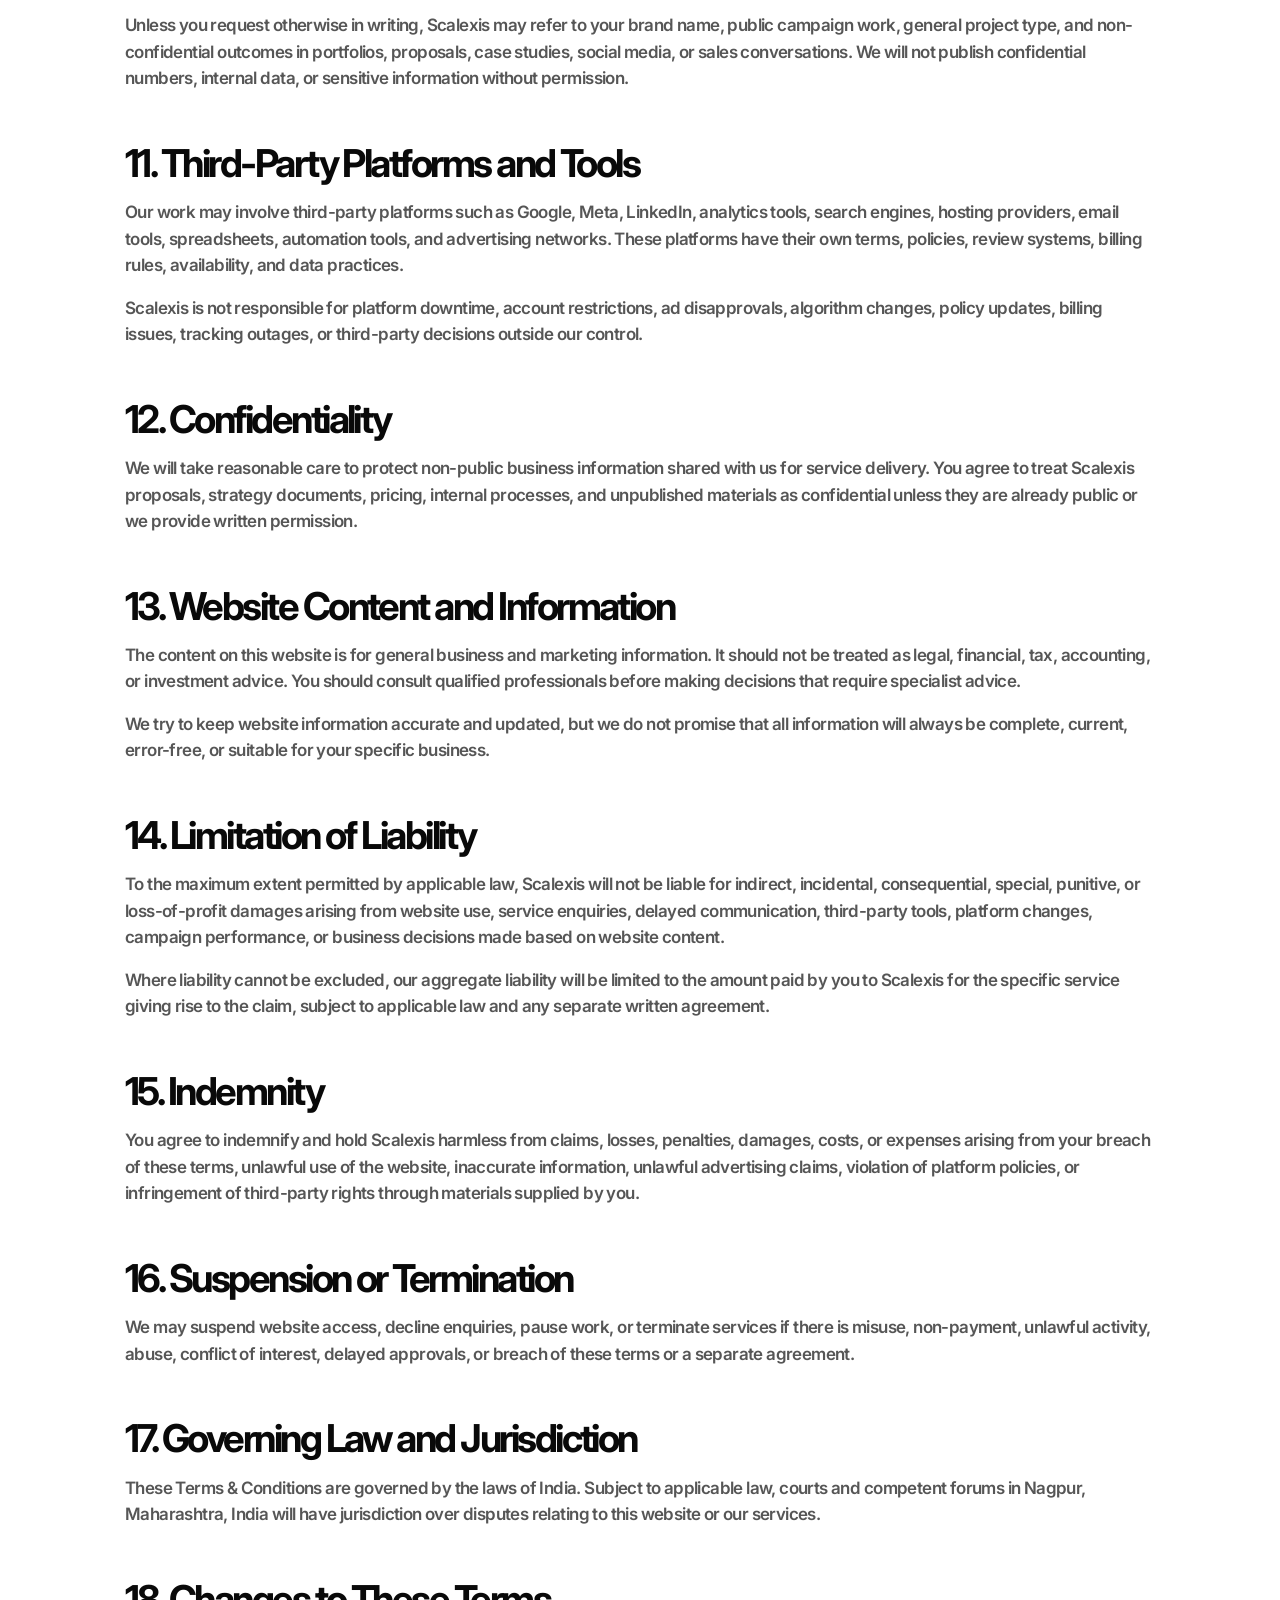
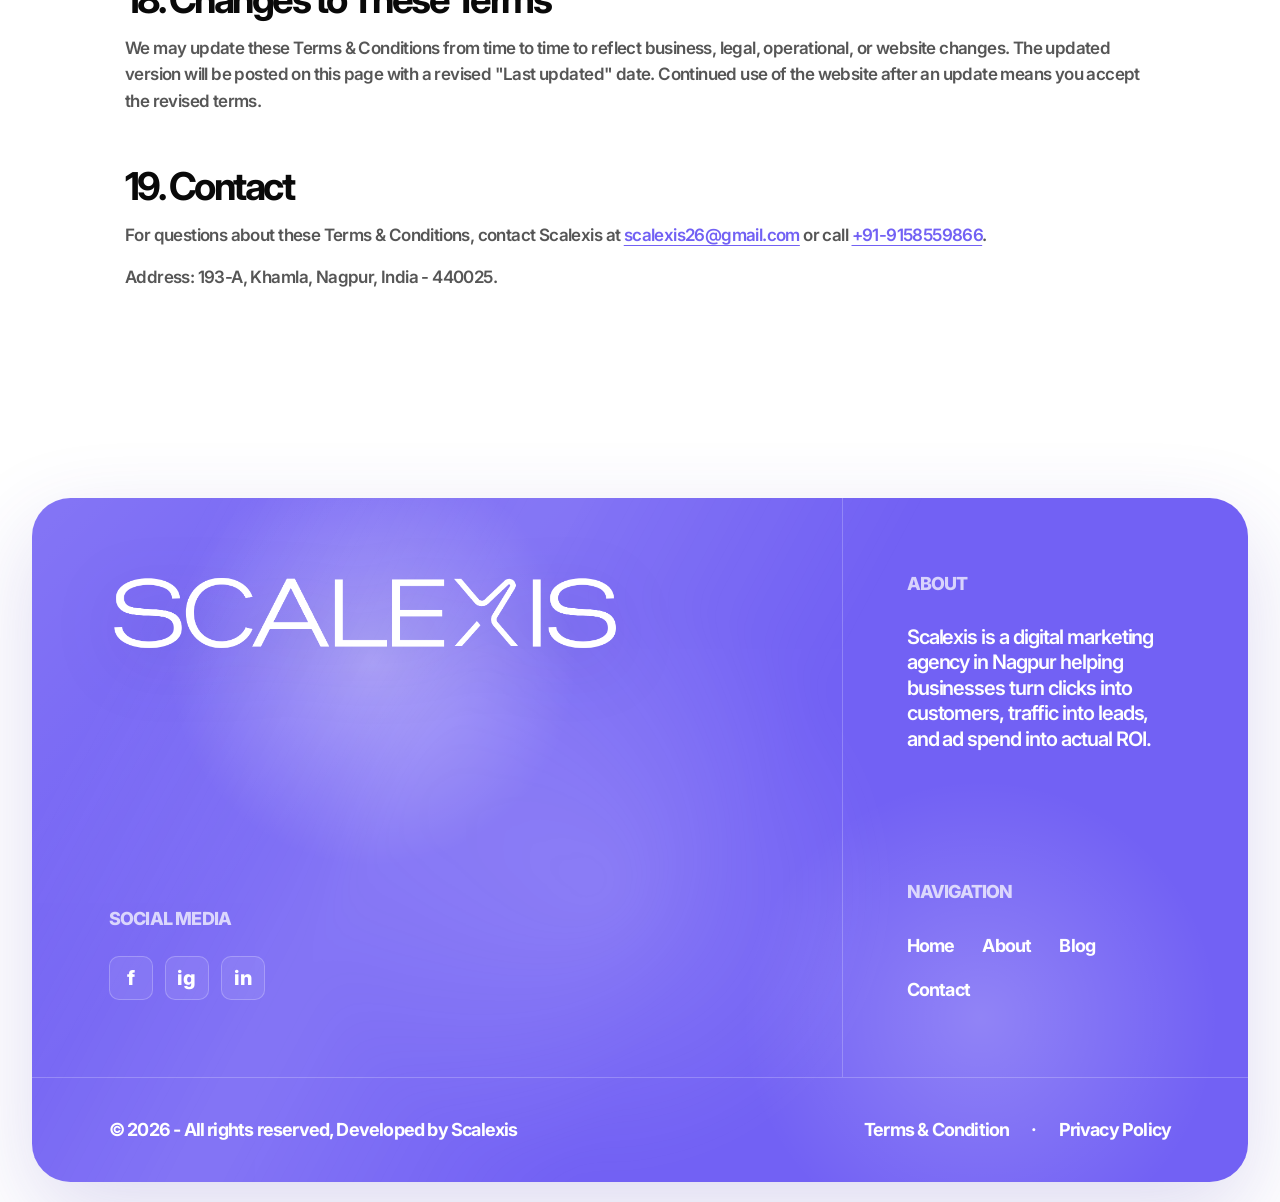
<file: terms-and-conditions.html>
<!DOCTYPE html>
<html lang="en">
  <head>
    <!-- Google Tag Manager -->
    <script>(function(w,d,s,l,i){w[l]=w[l]||[];w[l].push({'gtm.start':
    new Date().getTime(),event:'gtm.js'});var f=d.getElementsByTagName(s)[0],
    j=d.createElement(s),dl=l!='dataLayer'?'&l='+l:'';j.async=true;j.src=
    'https://www.googletagmanager.com/gtm.js?id='+i+dl;f.parentNode.insertBefore(j,f);
    })(window,document,'script','dataLayer','GTM-M5TJSDPQ');</script>
    <!-- End Google Tag Manager -->
    <meta charset="UTF-8" />
    <meta name="viewport" content="width=device-width, initial-scale=1.0" />
    <title>Terms &amp; Conditions | Scalexis</title>
    <meta name="description" content="Read the Terms and Conditions for using the Scalexis website and digital marketing services in India." />
    <link rel="canonical" href="https://www.scalexis.in/terms-and-conditions" />
    <link rel="icon" type="image/png" href="assets/scalexis-favicon.png" />
    <link rel="preconnect" href="https://fonts.googleapis.com" />
    <link rel="preconnect" href="https://fonts.gstatic.com" crossorigin />
    <link href="https://fonts.googleapis.com/css2?family=Inter:wght@400;500;600;700&display=swap" rel="stylesheet" />
    <link rel="stylesheet" href="styles.css?v=20260603-legal" />
  </head>
  <body>
    <!-- Google Tag Manager (noscript) -->
    <noscript><iframe src="https://www.googletagmanager.com/ns.html?id=GTM-M5TJSDPQ" height="0" width="0" style="display:none;visibility:hidden"></iframe></noscript>
    <!-- End Google Tag Manager (noscript) -->
    <main class="page-shell legal-page">
      <header class="site-header reveal header-reveal" data-delay="0">
        <a class="brand" href="/" aria-label="Scalexis home">
          <img src="assets/scalexis-logo-wordmark.png" alt="Scalexis" />
        </a>

        <button class="menu-toggle" type="button" aria-label="Open navigation menu" aria-controls="main-navigation" aria-expanded="false">
          <span></span>
          <span></span>
          <span></span>
        </button>

        <nav class="main-nav" id="main-navigation" aria-label="Main navigation">
          <a href="/" class="nav-link"><span class="nav-track"><span>Home</span><span>Home</span></span></a>
          <a href="/about" class="nav-link"><span class="nav-track"><span>About</span><span>About</span></span></a>
          <a href="/services" class="nav-link"><span class="nav-track"><span>Services</span><span>Services</span></span></a>
          <a href="/blog" class="nav-link"><span class="nav-track"><span>Blogs</span><span>Blogs</span></span></a>
          <a href="/contact" class="nav-link"><span class="nav-track"><span>Contact</span><span>Contact</span></span></a>
          <a href="/form" class="nav-cta" data-consultation-trigger>Get started</a>
        </nav>
      </header>

      <section class="legal-hero" aria-labelledby="terms-title">
        <div class="legal-hero-inner reveal" data-delay="120">
          <p class="legal-kicker">Legal</p>
          <h1 id="terms-title">Terms &amp; Conditions</h1>
          <p>These terms explain how visitors, prospects, and clients may use the Scalexis website and engage with our digital marketing services.</p>
        </div>
      </section>

      <section class="legal-content-section">
        <article class="legal-content-inner">
          <p class="legal-updated">Last updated: 03 June 2026</p>

          <div class="legal-content">
            <section>
              <h2>1. About Scalexis</h2>
              <p>Scalexis is a digital marketing agency based in Nagpur, India. We help businesses with paid advertising, SEO, AEO, GEO, social media marketing, performance marketing, reporting, and related digital growth services.</p>
              <p>In these Terms &amp; Conditions, "Scalexis", "we", "us", and "our" refer to Scalexis. "You", "your", "visitor", "client", or "user" refers to any person or business accessing this website, submitting an enquiry, or engaging our services.</p>
            </section>

            <section>
              <h2>2. Acceptance of These Terms</h2>
              <p>By accessing our website, submitting a form, booking a consultation, communicating with us, or using our services, you agree to these Terms &amp; Conditions and our Privacy Policy. If you do not agree, please do not use this website or submit your personal information.</p>
              <p>Any service proposal, statement of work, quotation, invoice, purchase order, email approval, or signed agreement between you and Scalexis may include additional commercial terms. If there is a conflict, the specifically agreed written commercial terms will apply to that engagement.</p>
            </section>

            <section>
              <h2>3. Use of the Website</h2>
              <p>You agree to use this website only for lawful purposes. You must not:</p>
              <ul>
                <li>misuse the website or attempt to disrupt its security, hosting, forms, scripts, or analytics;</li>
                <li>submit false, misleading, abusive, unlawful, or infringing information;</li>
                <li>copy, scrape, reproduce, or republish website content without permission;</li>
                <li>use the website to transmit malware, spam, or harmful code;</li>
                <li>impersonate another person or business; or</li>
                <li>violate any applicable law, regulation, platform policy, or third-party right.</li>
              </ul>
            </section>

            <section>
              <h2>4. Enquiries and Consultations</h2>
              <p>When you submit the "Get Started" or consultation form, you are requesting that Scalexis contact you about your marketing needs. Submitting the form does not create a client-agency relationship, guarantee availability, guarantee results, or require Scalexis to accept the project.</p>
              <p>You are responsible for providing accurate contact details, business information, and campaign context. We may decline or stop communication if we believe an enquiry is unlawful, misleading, abusive, conflicting, or unsuitable for our services.</p>
            </section>

            <section>
              <h2>5. Services and Scope of Work</h2>
              <p>Scalexis may provide digital strategy, paid ads management, search optimization, social media planning, content direction, performance marketing, analytics review, campaign optimization, landing page guidance, and reporting support.</p>
              <p>The exact scope, deliverables, timelines, approvals, fees, payment schedule, ad budgets, tools, access requirements, and responsibilities will be confirmed separately in writing before paid work begins.</p>
            </section>

            <section>
              <h2>6. No Guaranteed Marketing Results</h2>
              <p>We work to improve marketing clarity, execution, and ROI, but digital marketing results depend on many factors outside our full control, including your offer, pricing, sales process, website experience, market demand, competition, ad platform changes, search algorithm changes, customer behavior, tracking quality, and budget.</p>
              <p>Unless explicitly stated in a signed written agreement, Scalexis does not guarantee rankings, leads, sales, revenue, return on ad spend, follower growth, conversions, or any specific business outcome.</p>
            </section>

            <section>
              <h2>7. Client Responsibilities</h2>
              <p>For smooth execution, clients are responsible for:</p>
              <ul>
                <li>sharing accurate business, product, pricing, audience, compliance, and campaign information;</li>
                <li>providing timely approvals, feedback, access, assets, and credentials where required;</li>
                <li>ensuring that claims, offers, testimonials, pricing, and advertisements are lawful and accurate;</li>
                <li>maintaining active access to ad accounts, analytics tools, websites, domains, landing pages, and payment methods;</li>
                <li>complying with Google, Meta, LinkedIn, search engine, marketplace, and other third-party platform policies; and</li>
                <li>ensuring that any customer data shared with Scalexis is collected and shared lawfully.</li>
              </ul>
            </section>

            <section>
              <h2>8. Fees, Payments, and Ad Spend</h2>
              <p>Fees, taxes, payment schedules, retainers, project charges, and refund terms will be communicated separately in writing. Advertising spends, media budgets, third-party tool costs, domain fees, hosting charges, software subscriptions, creative production expenses, and similar third-party costs are separate from Scalexis service fees unless clearly stated otherwise.</p>
              <p>Late payments may lead to pause or suspension of services. Any applicable taxes will be charged as required under Indian law.</p>
            </section>

            <section>
              <h2>9. Intellectual Property</h2>
              <p>The Scalexis website, logo, visual style, copy, layouts, graphics, strategy frameworks, process documents, and original materials are owned by Scalexis or used under valid permission. You may not copy, reproduce, distribute, or commercially exploit them without written consent.</p>
              <p>Client-provided logos, brand assets, product images, business information, website access, and customer materials remain the property of the client or their respective owners. You confirm that you have the right to share these materials with Scalexis for service delivery.</p>
              <p>Ownership of final deliverables, editable files, campaign accounts, creative assets, or strategic documents will be governed by the specific written scope agreed for that project.</p>
            </section>

            <section>
              <h2>10. Portfolio and Case Study Use</h2>
              <p>Unless you request otherwise in writing, Scalexis may refer to your brand name, public campaign work, general project type, and non-confidential outcomes in portfolios, proposals, case studies, social media, or sales conversations. We will not publish confidential numbers, internal data, or sensitive information without permission.</p>
            </section>

            <section>
              <h2>11. Third-Party Platforms and Tools</h2>
              <p>Our work may involve third-party platforms such as Google, Meta, LinkedIn, analytics tools, search engines, hosting providers, email tools, spreadsheets, automation tools, and advertising networks. These platforms have their own terms, policies, review systems, billing rules, availability, and data practices.</p>
              <p>Scalexis is not responsible for platform downtime, account restrictions, ad disapprovals, algorithm changes, policy updates, billing issues, tracking outages, or third-party decisions outside our control.</p>
            </section>

            <section>
              <h2>12. Confidentiality</h2>
              <p>We will take reasonable care to protect non-public business information shared with us for service delivery. You agree to treat Scalexis proposals, strategy documents, pricing, internal processes, and unpublished materials as confidential unless they are already public or we provide written permission.</p>
            </section>

            <section>
              <h2>13. Website Content and Information</h2>
              <p>The content on this website is for general business and marketing information. It should not be treated as legal, financial, tax, accounting, or investment advice. You should consult qualified professionals before making decisions that require specialist advice.</p>
              <p>We try to keep website information accurate and updated, but we do not promise that all information will always be complete, current, error-free, or suitable for your specific business.</p>
            </section>

            <section>
              <h2>14. Limitation of Liability</h2>
              <p>To the maximum extent permitted by applicable law, Scalexis will not be liable for indirect, incidental, consequential, special, punitive, or loss-of-profit damages arising from website use, service enquiries, delayed communication, third-party tools, platform changes, campaign performance, or business decisions made based on website content.</p>
              <p>Where liability cannot be excluded, our aggregate liability will be limited to the amount paid by you to Scalexis for the specific service giving rise to the claim, subject to applicable law and any separate written agreement.</p>
            </section>

            <section>
              <h2>15. Indemnity</h2>
              <p>You agree to indemnify and hold Scalexis harmless from claims, losses, penalties, damages, costs, or expenses arising from your breach of these terms, unlawful use of the website, inaccurate information, unlawful advertising claims, violation of platform policies, or infringement of third-party rights through materials supplied by you.</p>
            </section>

            <section>
              <h2>16. Suspension or Termination</h2>
              <p>We may suspend website access, decline enquiries, pause work, or terminate services if there is misuse, non-payment, unlawful activity, abuse, conflict of interest, delayed approvals, or breach of these terms or a separate agreement.</p>
            </section>

            <section>
              <h2>17. Governing Law and Jurisdiction</h2>
              <p>These Terms &amp; Conditions are governed by the laws of India. Subject to applicable law, courts and competent forums in Nagpur, Maharashtra, India will have jurisdiction over disputes relating to this website or our services.</p>
            </section>

            <section>
              <h2>18. Changes to These Terms</h2>
              <p>We may update these Terms &amp; Conditions from time to time to reflect business, legal, operational, or website changes. The updated version will be posted on this page with a revised "Last updated" date. Continued use of the website after an update means you accept the revised terms.</p>
            </section>

            <section>
              <h2>19. Contact</h2>
              <p>For questions about these Terms &amp; Conditions, contact Scalexis at <a href="mailto:scalexis26@gmail.com">scalexis26@gmail.com</a> or call <a href="tel:+919158559866">+91-9158559866</a>.</p>
              <p>Address: 193-A, Khamla, Nagpur, India - 440025.</p>
            </section>
          </div>
        </article>
      </section>

      <footer class="site-footer" aria-labelledby="footer-logo">
        <div class="footer-panel">
          <div class="footer-main">
            <div class="footer-brand-block">
              <a class="footer-logo" href="/" id="footer-logo" aria-label="Scalexis home"><img src="assets/scalexis-logo-wordmark.png" alt="Scalexis" /></a>
              <div class="footer-social">
                <p>SOCIAL MEDIA</p>
                <div class="footer-social-links" aria-label="Social media links">
                  <a href="https://www.facebook.com/scalexis.agency/" target="_blank" rel="noopener noreferrer" aria-label="Facebook">f</a>
                  <a href="https://www.instagram.com/scalexis.agency/" target="_blank" rel="noopener noreferrer" aria-label="Instagram">ig</a>
                  <a href="https://www.linkedin.com/company/scalexis-advertising-agency/" target="_blank" rel="noopener noreferrer" aria-label="LinkedIn">in</a>
                </div>
              </div>
            </div>
            <div class="footer-info">
              <div class="footer-about">
                <p class="footer-label">ABOUT</p>
                <p>Scalexis is a digital marketing agency in Nagpur helping businesses turn clicks into customers, traffic into leads, and ad spend into actual ROI.</p>
              </div>
              <nav class="footer-nav" aria-label="Footer navigation">
                <p class="footer-label">NAVIGATION</p>
                <div class="footer-nav-links"><a href="/">Home</a><a href="/about">About</a><a href="/blog">Blog</a><a href="/contact">Contact</a></div>
              </nav>
            </div>
          </div>
          <div class="footer-bottom">
            <p>&copy; 2026 - All rights reserved, Developed by Scalexis</p>
            <div class="footer-legal" aria-label="Legal links"><a href="/terms-and-conditions">Terms &amp; Condition</a><span aria-hidden="true">&middot;</span><a href="/privacy-policy">Privacy Policy</a></div>
          </div>
        </div>
      </footer>

      <div class="consultation-modal" id="consultation" role="dialog" aria-modal="true" aria-labelledby="consultation-title" hidden>
        <div class="consultation-backdrop" data-consultation-close></div>
        <div class="consultation-dialog">
          <section class="consultation-visual" aria-label="Scalexis growth consultation"><p class="consultation-headline">Ready to Stop Guessing and Start Growing?</p><div class="consultation-glow" aria-hidden="true"></div></section>
          <section class="consultation-form-panel">
            <button class="consultation-close" type="button" aria-label="Close consultation form" data-consultation-close><span></span><span></span></button>
            <p class="consultation-mark" aria-hidden="true">*</p>
            <p id="consultation-title" class="consultation-title">Get Started</p>
            <form class="consultation-form" method="POST">
              <label><span>Full Name</span><input type="text" name="Full Name" autocomplete="name" required /></label>
              <label><span>Business Name</span><input type="text" name="Business Name" autocomplete="organization" required /></label>
              <label><span>Phone Number</span><input type="tel" name="Phone Number" autocomplete="tel" required /></label>
              <label><span>Email</span><input type="email" name="Email" autocomplete="email" required /></label>
              <button type="submit">1:1 Free Marketing Consultation</button>
            </form>
          </section>
        </div>
      </div>
    </main>
    <script src="script.js?v=20260519-6"></script>
  </body>
</html>
</file>
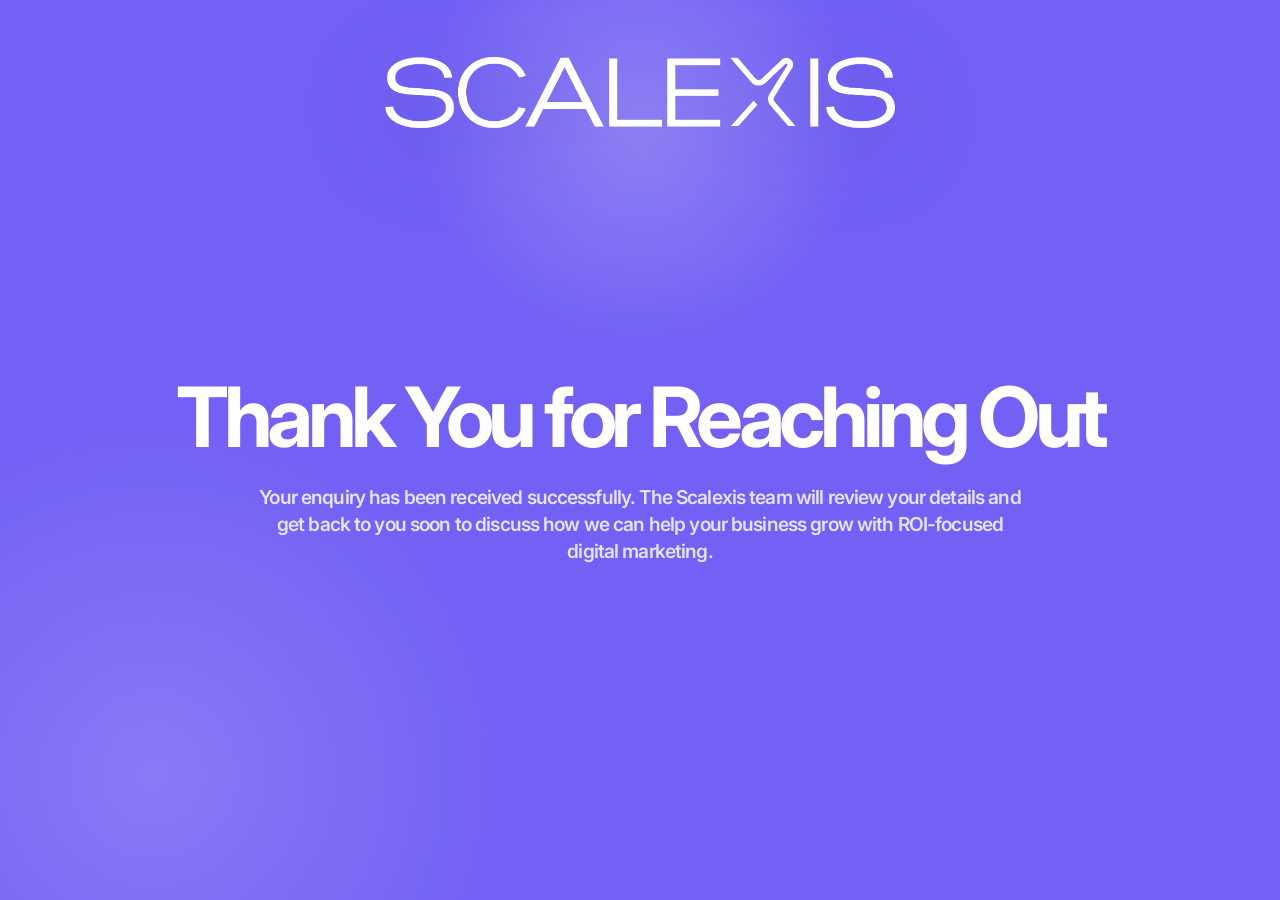
<file: thank-you.html>
<!DOCTYPE html>
<html lang="en">
  <head>
    <!-- Google Tag Manager -->
    <script>(function(w,d,s,l,i){w[l]=w[l]||[];w[l].push({'gtm.start':
    new Date().getTime(),event:'gtm.js'});var f=d.getElementsByTagName(s)[0],
    j=d.createElement(s),dl=l!='dataLayer'?'&l='+l:'';j.async=true;j.src=
    'https://www.googletagmanager.com/gtm.js?id='+i+dl;f.parentNode.insertBefore(j,f);
    })(window,document,'script','dataLayer','GTM-M5TJSDPQ');</script>
    <!-- End Google Tag Manager -->
    <meta charset="UTF-8" />
    <meta name="viewport" content="width=device-width, initial-scale=1.0" />
    <title>Thank You | Scalexis</title>
    <link rel="icon" type="image/png" href="assets/scalexis-favicon.png" />
    <link rel="preconnect" href="https://fonts.googleapis.com" />
    <link rel="preconnect" href="https://fonts.gstatic.com" crossorigin />
    <link
      href="https://fonts.googleapis.com/css2?family=Inter:wght@400;500;600;700;800&display=swap"
      rel="stylesheet"
    />
    <link rel="stylesheet" href="styles.css?v=20260518-18" />
  </head>
  <body class="thank-you-body">
    <!-- Google Tag Manager (noscript) -->
    <noscript><iframe src="https://www.googletagmanager.com/ns.html?id=GTM-M5TJSDPQ"
    height="0" width="0" style="display:none;visibility:hidden"></iframe></noscript>
    <!-- End Google Tag Manager (noscript) -->
    <main class="thank-you-page">
      <a class="thank-you-logo" href="/" aria-label="Scalexis home">
        <img src="assets/scalexis-logo-wordmark.png" alt="Scalexis" />
      </a>

      <section class="thank-you-content" aria-labelledby="thank-you-title">
        <h1 id="thank-you-title">Thank You for Reaching Out</h1>
        <p>
          Your enquiry has been received successfully. The Scalexis team will
          review your details and get back to you soon to discuss how we can help
          your business grow with ROI-focused digital marketing.
        </p>
      </section>
    </main>
  </body>
</html>
</file>
<file: styles.css>
:root {
  --white: #ffffff;
  --glass: rgba(255, 255, 255, 0.13);
  --stroke: rgba(255, 255, 255, 0.18);
  --header-width: min(1360px, calc(100vw - 64px));
  --ease-out: cubic-bezier(0.19, 1, 0.22, 1);
}

* {
  box-sizing: border-box;
}

html,
body {
  min-height: 100%;
}

html {
  scroll-behavior: smooth;
}

#home,
#about,
#services,
#how-we-work,
#faqs,
#blogs,
#all-blogs-title,
#contact-hero {
  scroll-margin-top: 88px;
}

body {
  margin: 0;
  color: var(--white);
  background: #fff;
  font-family: "Inter", sans-serif;
  overflow-x: hidden;
}

html.modal-open,
html.modal-open body {
  overflow: hidden;
}

a {
  color: inherit;
  text-decoration: none;
}

.page-shell {
  min-height: 100svh;
  background: #fff;
}

.site-header {
  z-index: 4;
  position: fixed;
  top: 22px;
  left: 50%;
  width: var(--header-width);
  display: grid;
  grid-template-columns: 1fr auto 1fr;
  align-items: center;
  transform: translateX(-50%);
  pointer-events: none;
  transition: top 0.42s var(--ease-out);
}

.brand {
  width: 190px;
  display: inline-flex;
  align-items: center;
  pointer-events: auto;
}

.brand img {
  display: block;
  width: 100%;
  height: auto;
  filter: drop-shadow(0 1px 14px rgba(0, 0, 0, 0.12));
}

.main-nav {
  grid-column: 2;
  display: flex;
  align-items: center;
  gap: 4px;
  min-height: 55px;
  padding: 8px;
  border-radius: 18px;
  background: rgba(204, 224, 225, 0.18);
  border: 1px solid rgba(255, 255, 255, 0.04);
  box-shadow: inset 0 1px 0 rgba(255, 255, 255, 0.1),
    0 18px 50px rgba(20, 58, 66, 0.12);
  backdrop-filter: blur(12px);
  pointer-events: auto;
}

.menu-toggle {
  display: none;
  pointer-events: auto;
}

.nav-link {
  color: #fff;
  height: 38px;
  padding: 0 13px;
  border-radius: 12px;
  font-size: 14px;
  font-weight: 700;
  line-height: 38px;
  overflow: hidden;
}

.nav-track {
  display: flex;
  flex-direction: column;
  transition: transform 0.48s var(--ease-out);
}

.nav-link:hover .nav-track {
  transform: translateY(-38px);
}

.nav-cta {
  height: 42px;
  margin-left: 6px;
  padding: 0 18px;
  display: inline-flex;
  align-items: center;
  justify-content: center;
  border-radius: 9px;
  color: #fff;
  background: #020202;
  border: 1px solid rgba(255, 255, 255, 0.34);
  box-shadow: 0 0 0 1px rgba(0, 0, 0, 0.65),
    0 10px 26px rgba(0, 0, 0, 0.22);
  font-size: 14px;
  font-weight: 700;
  transition: transform 0.38s var(--ease-out), background 0.38s var(--ease-out);
}

.nav-cta:hover {
  transform: translateY(-1px);
  background: #111;
}

.hero {
  position: sticky;
  top: 0;
  min-height: 100svh;
  overflow: hidden;
  isolation: isolate;
  z-index: 1;
}

.hero-media,
.hero-media img,
.hero-tint {
  position: absolute;
  inset: 0;
}

.hero-media {
  z-index: -2;
  background: #83a9b4;
}

.hero-media img {
  width: 100%;
  height: 100%;
  object-fit: cover;
  object-position: 50% 50%;
  transform: scale(1.035);
  filter: saturate(0.95) contrast(0.94);
  animation: backgroundSettle 2.1s var(--ease-out) forwards;
}

.hero-tint {
  z-index: 1;
  background:
    linear-gradient(90deg, rgba(20, 50, 59, 0.38), rgba(82, 126, 139, 0.08) 43%, rgba(17, 63, 82, 0.22)),
    linear-gradient(180deg, rgba(0, 0, 0, 0.16), rgba(0, 0, 0, 0.06) 48%, rgba(0, 0, 0, 0.2));
  pointer-events: none;
}

.hero-inner {
  position: relative;
  width: var(--header-width);
  min-height: 100svh;
  margin: 0 auto;
}

.hero-title-wrap {
  position: absolute;
  top: clamp(142px, 21vh, 208px);
  left: 40px;
  width: min(1050px, 73vw);
}

h1 {
  max-width: 1050px;
  margin: 0;
  color: #fff;
  font-size: clamp(70px, 6.18vw, 118px);
  font-weight: 500;
  line-height: 0.98;
  letter-spacing: -0.062em;
}

.hero-bottom {
  position: absolute;
  left: 40px;
  bottom: clamp(52px, 8vh, 94px);
  width: min(470px, 35vw);
}

.hero-bottom p {
  width: min(430px, 100%);
  margin: 0 0 36px;
  font-size: 16px;
  font-weight: 700;
  line-height: 1.42;
  letter-spacing: -0.045em;
  text-wrap: balance;
}

.hero-link {
  position: relative;
  display: inline-flex;
  align-items: center;
  gap: 25px;
  padding-bottom: 15px;
  overflow: hidden;
  font-size: 29px;
  font-weight: 700;
  line-height: 1.1;
  letter-spacing: -0.055em;
}

.arrow-track {
  position: relative;
  width: 26px;
  height: 26px;
  overflow: hidden;
  flex: 0 0 auto;
}

.arrow-track svg {
  position: absolute;
  inset: 1px;
  width: 24px;
  height: 24px;
  fill: currentColor;
  transition: transform 0.55s var(--ease-out);
  will-change: transform;
}

.arrow-track svg:nth-child(2) {
  transform: translateY(120%);
}

.hero-link:hover .arrow-track svg:first-child {
  transform: translateX(120%);
}

.hero-link:hover .arrow-track svg:nth-child(2) {
  transform: translateY(0);
}

.line {
  position: absolute;
  left: 0;
  bottom: 0;
  height: 1px;
  background: currentColor;
}

.line-front {
  width: 100%;
  opacity: 0.92;
  transform-origin: right;
  transition: transform 0.46s var(--ease-out);
}

.line-back {
  width: 100%;
  opacity: 0.44;
  transform: translateX(-105%);
  transition: transform 0.46s var(--ease-out);
}

.hero-link:hover .line-front {
  transform: scaleX(0);
}

.hero-link:hover .line-back {
  transform: translateX(0);
}

.consultation-modal[hidden] {
  display: none;
}

.consultation-modal {
  position: fixed;
  inset: 0;
  z-index: 100;
  display: grid;
  place-items: center;
  padding: 28px;
  color: #090909;
}

.consultation-backdrop {
  position: absolute;
  inset: 0;
  background: rgba(8, 8, 14, 0.62);
  backdrop-filter: blur(14px);
}

.consultation-dialog {
  position: relative;
  z-index: 1;
  width: min(1040px, 100%);
  min-height: 620px;
  display: grid;
  grid-template-columns: 0.94fr 1fr;
  gap: clamp(34px, 5vw, 72px);
  padding: 18px;
  border-radius: 28px;
  background: #fff;
  box-shadow: 0 32px 120px rgba(21, 15, 78, 0.28);
}

.consultation-visual {
  position: relative;
  min-height: 584px;
  padding: 42px 34px;
  overflow: hidden;
  border-radius: 22px;
  color: #fff;
  background:
    radial-gradient(circle at 28% 94%, rgba(255, 255, 255, 0.54), transparent 20%),
    radial-gradient(circle at 68% 58%, rgba(255, 255, 255, 0.12), transparent 30%),
    linear-gradient(150deg, #050507 0%, #120e2d 42%, #33249b 72%, #7261f4 100%);
}

.consultation-headline {
  position: relative;
  z-index: 2;
  max-width: 360px;
  margin: 0;
  font-size: clamp(38px, 3.7vw, 58px);
  font-weight: 600;
  line-height: 1.08;
  letter-spacing: -0.062em;
}

.consultation-star,
.consultation-mark {
  display: inline-flex;
  align-items: center;
  justify-content: center;
  color: #7261f4;
  font-weight: 800;
  line-height: 1;
}

.consultation-star {
  position: absolute;
  right: 34px;
  top: 34px;
  width: 56px;
  height: 56px;
}

.consultation-star::before,
.consultation-star::after {
  content: "";
  position: absolute;
  width: 50px;
  height: 8px;
  border-radius: 999px;
  background: #fff;
}

.consultation-star::after {
  transform: rotate(90deg);
}

.consultation-star {
  filter: drop-shadow(0 0 18px rgba(114, 97, 244, 0.8));
  transform: rotate(45deg);
}

.consultation-glow {
  position: absolute;
  left: 34px;
  bottom: -28px;
  width: 66%;
  height: 48%;
  background:
    linear-gradient(90deg, rgba(114, 97, 244, 0.02), rgba(114, 97, 244, 0.75), rgba(255, 255, 255, 0.88)),
    repeating-linear-gradient(90deg, rgba(255, 255, 255, 0.16) 0 34px, transparent 34px 68px);
  filter: blur(10px);
  opacity: 0.82;
}

.consultation-form-panel {
  position: relative;
  display: flex;
  flex-direction: column;
  justify-content: center;
  padding: clamp(34px, 5vw, 62px) clamp(24px, 4vw, 48px);
}

.consultation-close {
  position: absolute;
  right: 18px;
  top: 18px;
  width: 44px;
  height: 44px;
  border: 1px solid rgba(0, 0, 0, 0.08);
  border-radius: 12px;
  background: #f6f5ff;
  cursor: pointer;
}

.consultation-close span {
  position: absolute;
  left: 12px;
  top: 21px;
  width: 18px;
  height: 2px;
  border-radius: 999px;
  background: #111;
}

.consultation-close span:first-child {
  transform: rotate(45deg);
}

.consultation-close span:last-child {
  transform: rotate(-45deg);
}

.consultation-mark {
  width: 52px;
  height: 52px;
  margin: 0 0 22px;
  font-size: 58px;
}

.consultation-title {
  margin: 0 0 34px;
  color: #080808;
  font-size: clamp(42px, 3.5vw, 62px);
  font-weight: 700;
  line-height: 1;
  letter-spacing: -0.065em;
}

.consultation-form {
  display: grid;
  gap: 18px;
}

.consultation-form label {
  display: grid;
  gap: 8px;
}

.consultation-form label span {
  color: #898989;
  font-size: 15px;
  font-weight: 600;
  letter-spacing: -0.035em;
}

.consultation-form input {
  width: 100%;
  height: 58px;
  padding: 0 18px;
  border: 1px solid #dfdfdf;
  border-radius: 9px;
  color: #101010;
  background: #fff;
  font: inherit;
  font-size: 16px;
  font-weight: 600;
  letter-spacing: -0.035em;
  outline: none;
  transition: border-color 0.24s var(--ease-out), box-shadow 0.24s var(--ease-out);
}

.consultation-form input:focus {
  border-color: #7261f4;
  box-shadow: 0 0 0 4px rgba(114, 97, 244, 0.13);
}

.consultation-form button {
  height: 62px;
  margin-top: 14px;
  border: 0;
  border-radius: 10px;
  color: #fff;
  background: #7261f4;
  font: inherit;
  font-size: 18px;
  font-weight: 800;
  letter-spacing: -0.045em;
  cursor: pointer;
  transition: transform 0.28s var(--ease-out), box-shadow 0.28s var(--ease-out);
}

.consultation-form button:hover {
  transform: translateY(-2px);
  box-shadow: 0 18px 42px rgba(114, 97, 244, 0.32);
}

.reveal {
  opacity: 0;
  filter: blur(5px);
  transform: translate3d(0, 5%, 0) scale(0.95);
  transition: opacity 1s var(--ease-out), filter 1s var(--ease-out),
    transform 1s var(--ease-out);
  transition-delay: var(--delay, 0ms);
}

.site-header.reveal {
  transform: translateX(-50%) translateY(-14px) scale(0.98);
}

.is-ready .reveal {
  opacity: 1;
  filter: blur(0);
  transform: translate3d(0, 0, 0) scale(1);
}

.is-ready .site-header.reveal {
  transform: translateX(-50%) translateY(0) scale(1);
}

.is-scrolled .site-header {
  top: 14px;
}

.is-scrolled .main-nav {
  background: rgba(176, 205, 210, 0.24);
  box-shadow: inset 0 1px 0 rgba(255, 255, 255, 0.14),
    0 20px 60px rgba(5, 20, 26, 0.18);
}

.about-section {
  position: relative;
  z-index: 5;
  min-height: 100svh;
  margin-top: 0;
  padding: clamp(132px, 19vh, 190px) 32px clamp(104px, 16vh, 172px);
  display: flex;
  align-items: center;
  justify-content: center;
  color: #b6b6b6;
  background: #fff;
  border-top-left-radius: clamp(28px, 4vw, 54px);
  border-top-right-radius: clamp(28px, 4vw, 54px);
  box-shadow: 0 -34px 80px rgba(0, 0, 0, 0.08);
}

.about-inner {
  width: min(1160px, 100%);
  margin: 0 auto;
  display: flex;
  flex-direction: column;
  align-items: center;
  gap: clamp(34px, 6vh, 64px);
  text-align: center;
}

.about-heading {
  max-width: 1010px;
  margin: 0;
  color: #b8b8b8;
  font-size: clamp(54px, 5.65vw, 104px);
  font-weight: 500;
  line-height: 0.98;
  letter-spacing: -0.062em;
}

.about-copy {
  max-width: 960px;
  margin: 0;
  color: #b8b8b8;
  font-size: clamp(24px, 2.28vw, 42px);
  font-weight: 500;
  line-height: 1.1;
  letter-spacing: -0.056em;
  text-align: justify;
  text-align-last: center;
}

.text-word {
  display: inline-block;
  color: inherit;
  transition: color 0.42s var(--ease-out), transform 0.42s var(--ease-out);
  will-change: color, transform;
}

.text-word:hover,
.text-word.is-active {
  color: #090909;
  transform: translateY(-1px);
}

.section-reveal {
  opacity: 0;
  filter: blur(5px);
  transform: translate3d(0, 5%, 0) scale(0.95);
  transition: opacity 1s var(--ease-out), filter 1s var(--ease-out),
    transform 1s var(--ease-out);
}

.section-reveal.is-visible {
  opacity: 1;
  filter: blur(0);
  transform: translate3d(0, 0, 0) scale(1);
}

.services-inner.section-reveal.is-visible {
  filter: none;
  transform: none;
}

.services-section {
  position: relative;
  z-index: 6;
  min-height: 100svh;
  padding: clamp(72px, 10vh, 104px) 32px clamp(170px, 24vh, 250px);
  color: #fff;
  background: #7261f4;
  overflow: hidden;
}

.services-inner {
  position: relative;
  z-index: 2;
  width: min(1220px, 100%);
  min-height: calc(100svh - clamp(240px, 34vh, 350px));
  margin: 0 auto;
  display: grid;
  grid-template-columns: 0.82fr 1fr;
  grid-template-rows: auto 1fr;
  column-gap: clamp(56px, 9vw, 150px);
}

.services-kicker {
  grid-column: 1;
  max-width: 110px;
  display: flex;
  flex-direction: column;
  font-size: 13px;
  font-weight: 800;
  line-height: 1.05;
  letter-spacing: -0.03em;
  text-transform: uppercase;
}

.services-intro {
  grid-column: 2;
  max-width: 560px;
  margin: 0;
  font-size: 15px;
  font-weight: 700;
  line-height: 1.28;
  letter-spacing: -0.045em;
}

.services-list {
  grid-column: 2;
  align-self: center;
  display: flex;
  flex-direction: column;
  width: min(100%, 620px);
  margin-top: clamp(16px, 2.5vh, 28px);
}

.service-item {
  display: grid;
  grid-template-columns: 52px 1fr;
  align-items: center;
  gap: 14px;
  width: 100%;
  min-height: 104px;
  padding: 28px 0;
  color: rgba(255, 255, 255, 0.52);
  text-align: left;
  background: transparent;
  border: 0;
  border-bottom: 1px solid rgba(255, 255, 255, 0.62);
  cursor: pointer;
  transition: color 0.38s var(--ease-out), transform 0.38s var(--ease-out);
}

.service-item:first-child {
  border-top: 0;
}

.service-item:last-child {
  border-bottom: 0;
}

.service-item:hover,
.service-item:focus-visible,
.service-item.is-active {
  color: #fff;
}

.service-item:focus-visible {
  outline: 2px solid rgba(255, 255, 255, 0.8);
  outline-offset: 8px;
}

.service-number {
  font-size: 15px;
  font-weight: 700;
  letter-spacing: -0.03em;
}

.service-name {
  font-size: clamp(38px, 3vw, 58px);
  font-weight: 700;
  line-height: 1;
  letter-spacing: -0.065em;
  white-space: nowrap;
}

.service-detail-card {
  position: absolute;
  left: 0;
  top: clamp(185px, 26vh, 245px);
  width: min(455px, 36vw);
  min-height: 310px;
  padding: 24px 26px 26px;
  color: #111;
  background: #fff;
  border-radius: 8px;
  box-shadow: 0 28px 80px rgba(30, 18, 118, 0.22);
  opacity: 0;
  visibility: hidden;
  transform: translate3d(0, 18px, 0) scale(0.97);
  transition: opacity 0.36s var(--ease-out), visibility 0.36s var(--ease-out),
    transform 0.36s var(--ease-out);
  pointer-events: none;
}

.services-section.has-active .service-detail-card {
  opacity: 1;
  visibility: visible;
  transform: translate3d(0, 0, 0) scale(1);
}

.service-card-close {
  display: none;
}

.service-detail-panel {
  display: none;
}

.service-detail-panel.is-active {
  display: block;
}

.service-detail-card p,
.service-detail-card ul {
  margin: 0;
}

.service-card-title {
  margin-bottom: 14px !important;
  font-size: 18px;
  font-weight: 800;
  line-height: 1.1;
  letter-spacing: -0.045em;
}

.service-detail-card ul {
  padding-left: 20px;
  margin-bottom: 18px;
}

.service-detail-card li,
.service-detail-card p {
  font-size: 15px;
  font-weight: 600;
  line-height: 1.33;
  letter-spacing: -0.035em;
}

.service-detail-card strong {
  font-weight: 800;
}

.services-marquee {
  position: absolute;
  left: 0;
  right: 0;
  bottom: clamp(38px, 6vh, 62px);
  z-index: 1;
  display: flex;
  width: 100%;
  overflow: hidden;
  white-space: nowrap;
  pointer-events: none;
}

.services-marquee-track {
  display: flex;
  min-width: max-content;
  animation: servicesTrail 34s linear infinite;
}

.services-marquee span {
  padding-right: clamp(42px, 5vw, 78px);
  color: #fff;
  font-size: clamp(92px, 10vw, 190px);
  font-weight: 800;
  line-height: 0.78;
  letter-spacing: -0.07em;
  text-transform: uppercase;
}

@keyframes servicesTrail {
  from {
    transform: translateX(0);
  }
  to {
    transform: translateX(-100%);
  }
}

.work-section {
  --work-progress: 0;
  --work-progress-percent: 0%;
  position: relative;
  z-index: 7;
  min-height: 136svh;
  padding: clamp(78px, 10vh, 112px) 32px clamp(92px, 12vh, 140px);
  color: #111;
  background: #fff;
  overflow: hidden;
}

.work-inner {
  position: relative;
  width: min(1180px, 100%);
  min-height: 1040px;
  margin: 0 auto;
}

.work-title {
  margin: 0 auto;
  color: #080808;
  text-align: center;
  font-size: clamp(58px, 6vw, 108px);
  font-weight: 600;
  line-height: 0.96;
  letter-spacing: -0.065em;
}

.work-wave-wrap {
  position: absolute;
  left: 0;
  right: 0;
  top: 410px;
  height: 430px;
}

.work-wave {
  width: 100%;
  height: 100%;
  overflow: visible;
}

.work-wave path {
  fill: none;
  stroke-linecap: round;
  stroke-linejoin: round;
}

.work-wave-base {
  stroke: #ececec;
  stroke-width: 7;
}

.work-wave-draw {
  stroke: #dcdcdc;
  stroke-width: 7;
  stroke-dasharray: 1;
  stroke-dashoffset: calc(1 - var(--work-progress));
}

.work-wave-current {
  opacity: 0;
  stroke: #7261f4;
  stroke-width: 12;
  stroke-dasharray: 0.04 0.96;
  filter: blur(5px);
  animation: waveCurrent 3.4s linear infinite;
  transition: opacity 0.42s var(--ease-out);
}

.work-section.is-complete .work-wave-current {
  opacity: 0.72;
}

.work-points {
  position: absolute;
  inset: 0;
}

.work-point {
  position: absolute;
  width: min(300px, 24vw);
  opacity: 0;
  transform: translate3d(0, 16px, 0) scale(0.97);
  transition: opacity 0.62s var(--ease-out), transform 0.62s var(--ease-out);
}

.work-point.is-visible,
.work-point.is-active {
  opacity: 1;
  transform: translate3d(0, 0, 0) scale(1);
}

.work-dot {
  position: absolute;
  z-index: 4;
  width: 15px;
  height: 15px;
  border-radius: 999px;
  background: #7261f4;
  box-shadow: 0 0 0 6px rgba(114, 97, 244, 0.12);
}

.work-line {
  position: absolute;
  z-index: 1;
  width: 1px;
  background: repeating-linear-gradient(
    to bottom,
    rgba(0, 0, 0, 0.17) 0 8px,
    transparent 8px 18px
  );
}

.work-copy {
  position: relative;
  z-index: 3;
  padding: 0 8px 8px 0;
  background: #fff;
}

.work-number {
  display: block;
  margin-bottom: 8px;
  color: #7261f4;
  font-size: 16px;
  font-weight: 800;
  line-height: 1;
  letter-spacing: -0.035em;
}

.work-copy h3 {
  margin: 0 0 10px;
  color: #0a0a0a;
  font-size: clamp(21px, 1.55vw, 30px);
  font-weight: 800;
  line-height: 1.02;
  letter-spacing: -0.055em;
}

.work-copy p {
  margin: 0;
  color: #777;
  font-size: clamp(14px, 0.9vw, 17px);
  font-weight: 500;
  line-height: 1.34;
  letter-spacing: -0.035em;
}

.point-1 {
  left: 0;
  top: 188px;
}

.point-1 .work-dot {
  left: 60px;
  top: 537px;
}

.point-1 .work-line {
  left: 67px;
  top: 390px;
  height: 143px;
}

.point-2 {
  left: 25%;
  top: 815px;
}

.point-2 .work-dot {
  left: 44px;
  top: -220px;
}

.point-2 .work-line {
  left: 51px;
  top: -203px;
  height: 137px;
}

.point-3 {
  left: 50%;
  top: 188px;
  margin-left: -150px;
}

.point-3 .work-dot {
  left: 120px;
  top: 514px;
}

.point-3 .work-line {
  left: 127px;
  top: 390px;
  height: 120px;
}

.point-4 {
  left: 69%;
  top: 815px;
}

.point-4 .work-dot {
  left: 27px;
  top: -303px;
}

.point-4 .work-line {
  left: 34px;
  top: -286px;
  height: 220px;
}

.point-5 {
  right: 0;
  top: 188px;
}

.point-5 .work-dot {
  right: 52px;
  top: 357px;
}

.point-5 .work-line {
  right: 59px;
  top: 320px;
  height: 33px;
}

.work-mobile-line {
  display: none;
}

@keyframes waveCurrent {
  from {
    stroke-dashoffset: 1;
  }
  to {
    stroke-dashoffset: 0;
  }
}

.faq-section,
.blog-section {
  position: relative;
  z-index: 8;
  min-height: 100svh;
  background: #fff;
  color: #090909;
}

.faq-section.section-reveal,
.blog-section.section-reveal {
  opacity: 1;
  filter: none;
  transform: none;
}

.faq-section {
  padding: clamp(92px, 13vh, 150px) 32px clamp(84px, 12vh, 132px);
}

.faq-inner,
.blog-inner {
  width: min(1500px, 100%);
  margin: 0 auto;
}

.section-kicker {
  margin: 0 0 26px;
  color: #696969;
  font-size: 16px;
  font-weight: 800;
  line-height: 1;
  letter-spacing: -0.035em;
  text-align: center;
  text-transform: uppercase;
}

.faq-title,
.blog-title {
  margin: 0;
  color: #070707;
  text-align: center;
  font-size: clamp(58px, 5.5vw, 104px);
  font-weight: 700;
  line-height: 1.02;
  letter-spacing: -0.065em;
}

.faq-list {
  width: min(900px, 100%);
  margin: clamp(58px, 8vh, 92px) auto 0;
}

.faq-item {
  border-bottom: 1px solid transparent;
}

.faq-question {
  display: grid;
  grid-template-columns: 1fr 44px;
  align-items: center;
  gap: 34px;
  width: 100%;
  min-height: 92px;
  padding: 18px 0;
  color: #080808;
  text-align: left;
  background: transparent;
  border: 0;
  cursor: pointer;
}

.faq-question span:first-child {
  font-size: clamp(20px, 1.25vw, 26px);
  font-weight: 600;
  line-height: 1.18;
  letter-spacing: -0.045em;
}

.faq-icon {
  position: relative;
  width: 28px;
  height: 28px;
  justify-self: end;
  transition: transform 0.34s var(--ease-out);
}

.faq-icon::before,
.faq-icon::after {
  content: "";
  position: absolute;
  left: 50%;
  top: 50%;
  width: 25px;
  height: 2px;
  border-radius: 999px;
  background: #ff4c24;
  transform: translate(-50%, -50%);
}

.faq-icon::after {
  transform: translate(-50%, -50%) rotate(90deg);
  transition: transform 0.34s var(--ease-out), opacity 0.34s var(--ease-out);
}

.faq-item.is-open .faq-icon {
  transform: rotate(180deg);
}

.faq-item.is-open .faq-icon::after {
  opacity: 0;
  transform: translate(-50%, -50%) rotate(0deg);
}

.faq-answer {
  display: grid;
  grid-template-rows: 1fr;
  transition: grid-template-rows 0.42s var(--ease-out), opacity 0.42s var(--ease-out);
}

.faq-answer[hidden] {
  display: grid;
  grid-template-rows: 0fr;
  opacity: 0;
}

.faq-answer p {
  min-height: 0;
  margin: 0;
  padding: 0 72px 30px 0;
  overflow: hidden;
  color: #707070;
  font-size: clamp(16px, 1vw, 19px);
  font-weight: 500;
  line-height: 1.45;
  letter-spacing: -0.035em;
}

.blog-section {
  padding: clamp(88px, 12vh, 142px) 32px clamp(82px, 11vh, 132px);
}

.blog-title {
  margin-bottom: clamp(58px, 8vh, 86px);
}

.blog-grid {
  display: grid;
  grid-template-columns: repeat(3, minmax(0, 1fr));
  gap: clamp(24px, 2vw, 34px);
}

.blog-card {
  min-width: 0;
}

.blog-image-wrap {
  position: relative;
  aspect-ratio: 4 / 5;
  margin-bottom: 0;
  overflow: hidden;
  border-radius: 18px;
  background: #efeafd;
  box-shadow: 0 24px 70px rgba(74, 48, 190, 0.13);
}

.blog-image-wrap::after {
  content: "";
  position: absolute;
  inset: 0;
  z-index: 1;
  background:
    radial-gradient(circle at 50% 42%, rgba(255, 255, 255, 0.04), transparent 42%),
    linear-gradient(180deg, rgba(8, 9, 28, 0.08), rgba(40, 28, 124, 0.56));
}

.blog-image-wrap img {
  width: 100%;
  height: 100%;
  display: block;
  object-fit: cover;
  transition: transform 0.65s var(--ease-out);
}

.blog-card:hover .blog-image-wrap img {
  transform: scale(1.045);
}

.blog-card-overlay {
  position: absolute;
  inset: 0;
  z-index: 2;
  display: flex;
  flex-direction: column;
  justify-content: center;
  padding: clamp(24px, 2.8vw, 38px);
  color: #fff;
}

.blog-card-tag {
  align-self: flex-start;
  margin-bottom: clamp(18px, 2vw, 28px);
  padding: 15px 20px;
  color: #fff;
  background: rgba(16, 16, 16, 0.35);
  border: 1px solid rgba(255, 255, 255, 0.16);
  border-radius: 8px;
  font-size: 17px;
  font-weight: 700;
  line-height: 1;
  letter-spacing: -0.04em;
  backdrop-filter: blur(10px);
}

.blog-card-overlay h3 {
  margin: 0;
  color: #fff;
  font-size: clamp(28px, 2.35vw, 46px);
  font-weight: 600;
  line-height: 1.05;
  letter-spacing: -0.055em;
  text-shadow: 0 14px 38px rgba(18, 12, 68, 0.32);
}

.blog-card a {
  display: block;
  color: inherit;
}

.blog-card a:focus-visible {
  outline: 2px solid #7261f4;
  outline-offset: 10px;
  border-radius: 16px;
}

.blog-meta {
  display: grid;
  grid-template-columns: 50px 1fr auto;
  align-items: center;
  gap: 14px;
  color: #666;
  font-size: 20px;
  font-weight: 500;
  line-height: 1;
  letter-spacing: -0.035em;
}

.blog-card-overlay .blog-meta {
  margin-top: clamp(20px, 2vw, 30px);
  color: #fff;
  font-size: clamp(15px, 1.1vw, 18px);
}

.blog-author-mark {
  display: inline-flex;
  align-items: center;
  justify-content: center;
  width: 44px;
  height: 44px;
  color: #fff;
  background: #7261f4;
  border-radius: 50%;
  font-size: 14px;
  font-weight: 800;
  letter-spacing: -0.04em;
}

.blog-meta time {
  color: #666;
}

.blog-card-overlay .blog-meta time {
  color: #fff;
}

.blog-section .blog-image-wrap {
  aspect-ratio: 16 / 10;
}

.blog-section .blog-card-overlay {
  padding: clamp(22px, 2.4vw, 34px);
}

.blog-section .blog-card-overlay h3 {
  font-size: clamp(24px, 1.85vw, 36px);
}

.contact-page {
  background: #fff;
}

.blog-page,
.article-page {
  background: #fff;
}

.blog-archive-hero,
.article-hero {
  position: sticky;
  top: 0;
  min-height: 58svh;
  overflow: hidden;
  isolation: isolate;
  z-index: 1;
  color: #fff;
}

.article-hero {
  min-height: 68svh;
}

.blog-archive-media,
.blog-archive-media img,
.blog-archive-tint,
.article-hero-media,
.article-hero-media img,
.article-hero-tint {
  position: absolute;
  inset: 0;
}

.blog-archive-media,
.article-hero-media {
  z-index: -2;
  background: #efeafd;
}

.blog-archive-media img,
.article-hero-media img {
  width: 100%;
  height: 100%;
  object-fit: cover;
  transform: scale(1.025);
  filter: saturate(0.95) contrast(0.96);
}

.blog-archive-tint,
.article-hero-tint {
  z-index: 1;
  background:
    radial-gradient(circle at 50% 38%, rgba(255, 255, 255, 0.06), transparent 45%),
    linear-gradient(180deg, rgba(10, 12, 42, 0.08), rgba(48, 32, 148, 0.58));
}

.blog-archive-inner,
.article-hero-inner {
  position: relative;
  width: var(--header-width);
  min-height: inherit;
  margin: 0 auto;
  display: flex;
  flex-direction: column;
  justify-content: center;
  align-items: center;
  padding: clamp(84px, 11vh, 132px) 40px clamp(64px, 9vh, 100px);
  text-align: center;
}

.blog-archive-inner h1 {
  font-size: clamp(72px, 8vw, 148px);
}

.article-hero-inner {
  max-width: 1420px;
}

.article-hero-inner h1 {
  max-width: 1120px;
  margin: 0;
  font-size: clamp(42px, 4.65vw, 84px);
  line-height: 0.98;
  text-shadow: 0 18px 46px rgba(18, 12, 68, 0.26);
}

.article-meta-line {
  display: flex;
  align-items: center;
  justify-content: center;
  gap: 13px;
  margin-top: 24px;
  color: #fff;
  font-size: 14px;
  font-weight: 800;
  letter-spacing: -0.035em;
  text-transform: uppercase;
}

.blog-listing-section,
.article-content-section,
.related-blogs-section {
  position: relative;
  z-index: 5;
  color: #111;
  background: #fff;
  border-top-left-radius: clamp(28px, 4vw, 54px);
  border-top-right-radius: clamp(28px, 4vw, 54px);
  box-shadow: 0 -34px 80px rgba(0, 0, 0, 0.08);
}

.blog-listing-section {
  padding: clamp(72px, 9vh, 104px) 32px clamp(98px, 12vh, 150px);
}

.blog-listing-inner,
.related-blogs-inner {
  width: min(1420px, 100%);
  margin: 0 auto;
}

.blog-listing-inner h2 {
  width: min(880px, 100%);
  margin: 0 auto clamp(54px, 7vh, 92px);
  color: #090909;
  text-align: center;
  font-size: clamp(48px, 5.2vw, 96px);
  font-weight: 700;
  line-height: 0.98;
  letter-spacing: -0.065em;
}

.blog-grid-wide {
  gap: clamp(48px, 6vw, 86px) clamp(26px, 3.5vw, 44px);
}

.article-content-section {
  padding: clamp(76px, 10vh, 118px) 32px clamp(92px, 13vh, 150px);
}

.article-content-inner {
  width: min(860px, 100%);
  margin: 0 auto;
}

.article-content-inner.section-reveal {
  opacity: 1;
  filter: none;
  transform: none;
}

.article-lede {
  margin: 0 0 34px;
  color: #202020;
  font-size: clamp(24px, 2.1vw, 36px);
  font-weight: 600;
  line-height: 1.18;
  letter-spacing: -0.055em;
}

.article-summary {
  display: grid;
  gap: 8px;
  margin: 0 0 54px;
  padding: 22px 24px;
  border-left: 4px solid #7261f4;
  border-radius: 0 12px 12px 0;
  background: #f6f5ff;
}

.article-summary p,
.article-sources p {
  margin: 0;
}

.article-content-inner h2 {
  margin: 56px 0 14px;
  color: #090909;
  font-size: clamp(32px, 3vw, 50px);
  font-weight: 800;
  line-height: 1;
  letter-spacing: -0.06em;
}

.article-content-inner h3 {
  margin: 32px 0 10px;
  color: #171717;
  font-size: clamp(23px, 1.8vw, 31px);
  font-weight: 800;
  line-height: 1.08;
  letter-spacing: -0.045em;
}

.article-content-inner p {
  color: #626262;
  font-size: clamp(17px, 1.1vw, 19px);
  font-weight: 500;
  line-height: 1.58;
  letter-spacing: -0.035em;
}

.article-content-inner ul,
.article-content-inner ol {
  display: grid;
  gap: 10px;
  margin: 18px 0 28px;
  padding-left: 24px;
  color: #626262;
  font-size: clamp(17px, 1.1vw, 19px);
  font-weight: 500;
  line-height: 1.52;
  letter-spacing: -0.035em;
}

.article-content-inner li::marker {
  color: #7261f4;
  font-weight: 800;
}

.article-content-inner a {
  color: #7261f4;
  font-weight: 700;
}

.article-sources {
  display: flex;
  flex-direction: column;
  gap: 10px;
  margin-top: 62px;
  padding-top: 24px;
  border-top: 1px solid #e7e7e7;
}

.article-sources p {
  color: #111;
  font-weight: 800;
}

.related-blogs-section {
  padding: clamp(42px, 6vh, 82px) 32px clamp(92px, 12vh, 140px);
  box-shadow: none;
}

.related-heading {
  display: grid;
  grid-template-columns: 1fr auto;
  align-items: end;
  gap: 30px;
  margin-bottom: clamp(38px, 6vh, 66px);
}

.related-heading h2 {
  margin: 0;
  color: #080808;
  font-size: clamp(44px, 4.8vw, 84px);
  font-weight: 700;
  line-height: 0.98;
  letter-spacing: -0.065em;
}

.related-heading p {
  margin: 0 0 8px;
  color: #555;
  font-size: 13px;
  font-weight: 800;
  line-height: 1.05;
  letter-spacing: -0.035em;
  text-transform: uppercase;
}

.contact-hero {
  position: sticky;
  top: 0;
  min-height: clamp(430px, 58svh, 620px);
  overflow: hidden;
  isolation: isolate;
  z-index: 1;
}

.contact-hero-media,
.contact-hero-media img,
.contact-hero-tint {
  position: absolute;
  inset: 0;
}

.contact-hero-media {
  z-index: -2;
  background: #263b3e;
}

.contact-hero-media img {
  width: 100%;
  height: 100%;
  object-fit: cover;
  object-position: 58% 42%;
  transform: scale(1.05);
  filter: saturate(0.92) contrast(0.96) hue-rotate(4deg);
  animation: backgroundSettle 2.1s var(--ease-out) forwards;
}

.contact-hero-tint {
  z-index: 1;
  background:
    linear-gradient(90deg, rgba(13, 58, 72, 0.44), rgba(29, 45, 32, 0.2) 46%, rgba(8, 17, 18, 0.32)),
    linear-gradient(180deg, rgba(0, 0, 0, 0.1), rgba(0, 0, 0, 0.02) 42%, rgba(0, 0, 0, 0.18));
  pointer-events: none;
}

.contact-hero-inner {
  position: relative;
  width: var(--header-width);
  min-height: clamp(430px, 58svh, 620px);
  margin: 0 auto;
  display: flex;
  align-items: flex-end;
  padding: 0 0 clamp(56px, 8.4vh, 92px) 40px;
}

.contact-hero h1 {
  margin: 0;
  color: #fff;
  font-size: clamp(82px, 8vw, 142px);
  font-weight: 500;
  line-height: 0.96;
  letter-spacing: -0.07em;
}

.contact-content-section {
  position: relative;
  z-index: 7;
  margin-top: -1px;
  padding: clamp(100px, 15vh, 162px) 32px clamp(92px, 12vh, 136px);
  color: #080808;
  background: #fff;
  border-radius: clamp(22px, 3vw, 38px) clamp(22px, 3vw, 38px) 0 0;
  box-shadow: 0 -24px 80px rgba(20, 36, 42, 0.08);
}

.contact-content-inner {
  display: grid;
  grid-template-columns: minmax(320px, 0.86fr) minmax(420px, 1fr);
  gap: clamp(56px, 7vw, 118px);
  align-items: center;
  width: min(1500px, 100%);
  margin: 0 auto;
}

.contact-kicker {
  margin: 0 0 22px;
  color: #747474;
  font-size: 16px;
  font-weight: 800;
  line-height: 1;
  letter-spacing: -0.045em;
}

.contact-copy h2 {
  width: min(580px, 100%);
  margin: 0;
  color: #070707;
  font-size: clamp(48px, 4.4vw, 78px);
  font-weight: 700;
  line-height: 1.02;
  letter-spacing: -0.067em;
}

.contact-info-list {
  display: grid;
  gap: clamp(28px, 4vh, 44px);
  width: min(600px, 100%);
  margin-top: clamp(62px, 9vh, 104px);
}

.contact-info-item {
  display: grid;
  grid-template-columns: 34px 1fr;
  gap: 18px;
  align-items: start;
}

.contact-icon {
  display: inline-flex;
  align-items: center;
  justify-content: center;
  width: 28px;
  height: 28px;
  margin-top: 1px;
  color: #7261f4;
}

.contact-icon svg {
  width: 100%;
  height: 100%;
  fill: currentColor;
  filter: drop-shadow(0 8px 16px rgba(114, 97, 244, 0.22));
}

.contact-info-item h3 {
  margin: 0 0 10px;
  color: #606060;
  font-size: 17px;
  font-weight: 800;
  line-height: 1;
  letter-spacing: -0.045em;
  text-transform: uppercase;
}

.contact-info-item p,
.contact-info-item a {
  margin: 0;
  color: #161616;
  font-size: clamp(18px, 1.3vw, 24px);
  font-weight: 600;
  line-height: 1.25;
  letter-spacing: -0.045em;
}

.contact-image-card {
  width: 100%;
  overflow: hidden;
  border-radius: 18px;
  background: #d5eef5;
  box-shadow: 0 26px 80px rgba(28, 49, 62, 0.12);
}

.contact-image-card img {
  display: block;
  width: 100%;
  aspect-ratio: 1.24;
  object-fit: cover;
  transition: transform 0.8s var(--ease-out);
}

.contact-image-card:hover img {
  transform: scale(1.035);
}

.contact-faq {
  min-height: auto;
}

.legal-page {
  color: #0b0b0b;
  background: #fff;
}

.legal-hero {
  position: relative;
  isolation: isolate;
  min-height: clamp(440px, 54svh, 620px);
  overflow: hidden;
  color: #fff;
  background:
    radial-gradient(circle at 20% 18%, rgba(255, 255, 255, 0.22), transparent 22%),
    radial-gradient(circle at 78% 12%, rgba(255, 255, 255, 0.13), transparent 28%),
    linear-gradient(135deg, #251c73 0%, #7261f4 54%, #5748d7 100%);
}

.legal-hero::after {
  content: "";
  position: absolute;
  inset: 0;
  z-index: -1;
  background:
    linear-gradient(90deg, rgba(0, 0, 0, 0.22), transparent 48%, rgba(0, 0, 0, 0.14)),
    repeating-linear-gradient(115deg, rgba(255, 255, 255, 0.035) 0 1px, transparent 1px 16px);
  pointer-events: none;
}

.legal-hero-inner {
  width: var(--header-width);
  min-height: inherit;
  margin: 0 auto;
  display: flex;
  flex-direction: column;
  justify-content: flex-end;
  padding: 0 40px clamp(54px, 8vh, 92px);
}

.legal-kicker {
  margin: 0 0 18px;
  color: rgba(255, 255, 255, 0.76);
  font-size: 15px;
  font-weight: 800;
  line-height: 1;
  letter-spacing: -0.035em;
  text-transform: uppercase;
}

.legal-hero h1 {
  max-width: 1050px;
  margin: 0;
  color: #fff;
  font-size: clamp(64px, 7.4vw, 132px);
  font-weight: 700;
  line-height: 0.94;
  letter-spacing: -0.075em;
}

.legal-hero p:last-child {
  width: min(720px, 100%);
  margin: clamp(22px, 3vh, 34px) 0 0;
  color: rgba(255, 255, 255, 0.86);
  font-size: clamp(19px, 1.55vw, 27px);
  font-weight: 600;
  line-height: 1.25;
  letter-spacing: -0.052em;
}

.legal-content-section {
  position: relative;
  z-index: 2;
  margin-top: -1px;
  padding: clamp(78px, 11vh, 124px) 32px clamp(90px, 13vh, 150px);
  background: #fff;
  border-top-left-radius: clamp(28px, 4vw, 54px);
  border-top-right-radius: clamp(28px, 4vw, 54px);
  box-shadow: 0 -28px 88px rgba(31, 22, 98, 0.12);
}

.legal-content-inner {
  width: min(1030px, 100%);
  margin: 0 auto;
}

.legal-updated {
  margin: 0 0 clamp(36px, 6vh, 62px);
  color: #7261f4;
  font-size: 16px;
  font-weight: 800;
  letter-spacing: -0.035em;
}

.legal-content {
  display: grid;
  gap: clamp(38px, 5.8vh, 62px);
}

.legal-content section {
  display: grid;
  gap: 16px;
}

.legal-content h2 {
  margin: 0;
  color: #090909;
  font-size: clamp(30px, 3vw, 48px);
  font-weight: 700;
  line-height: 1.02;
  letter-spacing: -0.066em;
}

.legal-content p,
.legal-content li {
  color: #565656;
  font-size: clamp(17px, 1.16vw, 21px);
  font-weight: 600;
  line-height: 1.56;
  letter-spacing: -0.035em;
}

.legal-content p {
  margin: 0;
}

.legal-content ul {
  display: grid;
  gap: 10px;
  margin: 0;
  padding-left: 1.25em;
}

.legal-content a {
  color: #7261f4;
  text-decoration: underline;
  text-decoration-thickness: 1px;
  text-underline-offset: 4px;
}

.site-footer {
  position: relative;
  z-index: 9;
  padding: clamp(70px, 10vh, 112px) 32px 20px;
  color: #fff;
  background: #fff;
}

.footer-panel {
  position: relative;
  width: min(1770px, 100%);
  min-height: clamp(620px, 76vh, 760px);
  margin: 0 auto;
  overflow: hidden;
  border-radius: clamp(28px, 3vw, 44px);
  background:
    radial-gradient(circle at 28% 24%, rgba(255, 255, 255, 0.34), transparent 20%),
    radial-gradient(circle at 78% 76%, rgba(255, 255, 255, 0.22), transparent 22%),
    linear-gradient(135deg, rgba(255, 255, 255, 0.13), transparent 31%),
    #7261f4;
  box-shadow: 0 32px 90px rgba(72, 55, 178, 0.18);
  isolation: isolate;
}

.footer-panel::before {
  content: "";
  position: absolute;
  inset: -20%;
  z-index: -1;
  background:
    linear-gradient(118deg, transparent 0 22%, rgba(255, 255, 255, 0.16) 38%, transparent 55%),
    radial-gradient(circle at 48% 55%, rgba(255, 255, 255, 0.18), transparent 28%);
  filter: blur(18px);
  opacity: 0.82;
}

.footer-main {
  display: grid;
  grid-template-columns: 2fr 1fr;
  min-height: calc(clamp(620px, 76vh, 760px) - 104px);
  border-bottom: 1px solid rgba(255, 255, 255, 0.22);
}

.footer-brand-block {
  display: flex;
  flex-direction: column;
  justify-content: space-between;
  padding: clamp(54px, 6vw, 86px);
  border-right: 1px solid rgba(255, 255, 255, 0.22);
}

.footer-logo {
  display: block;
  width: min(980px, 78%);
}

.footer-logo img {
  display: block;
  width: 100%;
  height: auto;
  filter: drop-shadow(0 16px 32px rgba(35, 24, 107, 0.18));
}

.footer-social p,
.footer-label {
  margin: 0;
  color: rgba(255, 255, 255, 0.72);
  font-size: 18px;
  font-weight: 800;
  line-height: 1;
  letter-spacing: -0.045em;
}

.footer-social p {
  margin-bottom: 28px;
}

.footer-social-links {
  display: flex;
  gap: 12px;
}

.footer-social-links a {
  display: inline-flex;
  align-items: center;
  justify-content: center;
  width: 44px;
  height: 44px;
  color: #fff;
  border: 1px solid rgba(255, 255, 255, 0.24);
  border-radius: 10px;
  background: rgba(255, 255, 255, 0.08);
  font-size: 20px;
  font-weight: 800;
  line-height: 1;
  transition: transform 0.32s var(--ease-out), background 0.32s var(--ease-out);
}

.footer-social-links a:hover {
  transform: translateY(-2px);
  background: rgba(255, 255, 255, 0.18);
}

.footer-info {
  display: grid;
  align-content: space-between;
  padding: clamp(54px, 6vw, 86px) clamp(42px, 5vw, 66px);
}

.footer-about p:last-child {
  max-width: 460px;
  margin: 32px 0 0;
  color: #fff;
  font-size: clamp(20px, 1.3vw, 25px);
  font-weight: 600;
  line-height: 1.28;
  letter-spacing: -0.052em;
}

.footer-nav-links {
  display: flex;
  flex-wrap: wrap;
  gap: 22px 28px;
  max-width: 420px;
  margin-top: 34px;
}

.footer-nav-links a,
.footer-nav-links span,
.footer-legal a,
.footer-legal span,
.footer-bottom p {
  color: #fff;
  font-size: 18px;
  font-weight: 700;
  line-height: 1.2;
  letter-spacing: -0.045em;
}

.footer-nav-links a,
.footer-legal a {
  transition: opacity 0.28s var(--ease-out), transform 0.28s var(--ease-out);
}

.footer-nav-links a:hover,
.footer-legal a:hover {
  opacity: 0.76;
  transform: translateY(-1px);
}

.footer-nav-links span {
  opacity: 0.72;
  cursor: default;
}

.footer-bottom {
  min-height: 104px;
  padding: 0 clamp(54px, 6vw, 80px);
  display: flex;
  align-items: center;
  justify-content: space-between;
  gap: 32px;
}

.footer-bottom p {
  margin: 0;
}

.footer-legal {
  display: inline-flex;
  align-items: center;
  gap: 22px;
  white-space: nowrap;
}

.thank-you-body {
  min-height: 100svh;
  color: #fff;
  background:
    radial-gradient(circle at 50% 14%, rgba(255, 255, 255, 0.22), transparent 22%),
    radial-gradient(circle at 12% 86%, rgba(255, 255, 255, 0.16), transparent 26%),
    #7261f4;
}

.thank-you-page {
  min-height: 100svh;
  display: grid;
  grid-template-rows: auto 1fr;
  padding: clamp(34px, 6vh, 64px) 24px clamp(70px, 10vh, 112px);
}

.thank-you-logo {
  justify-self: center;
  display: block;
  width: min(520px, 72vw);
}

.thank-you-logo img {
  display: block;
  width: 100%;
  height: auto;
  filter: drop-shadow(0 18px 46px rgba(35, 20, 132, 0.26));
}

.thank-you-content {
  align-self: center;
  justify-self: center;
  width: min(940px, 100%);
  text-align: center;
}

.thank-you-content h1 {
  max-width: none;
  margin: 0 0 26px;
  color: #fff;
  font-size: clamp(54px, 6.5vw, 112px);
  font-weight: 700;
  line-height: 0.98;
  letter-spacing: -0.066em;
}

.thank-you-content p {
  width: min(780px, 100%);
  margin: 0 auto;
  color: rgba(255, 255, 255, 0.82);
  font-size: clamp(19px, 1.5vw, 27px);
  font-weight: 600;
  line-height: 1.42;
  letter-spacing: -0.045em;
}

@keyframes backgroundSettle {
  from {
    transform: scale(1.065);
    filter: blur(1.5px) saturate(0.9) contrast(0.92);
  }
  to {
    transform: scale(1.015);
    filter: blur(0) saturate(0.95) contrast(0.94);
  }
}

@media (max-width: 1100px) {
  :root {
    --header-width: min(100vw - 48px, 930px);
  }

  .site-header {
    grid-template-columns: auto 1fr;
    gap: 22px;
  }

  .main-nav {
    justify-self: end;
  }

  .brand {
    width: 160px;
  }

  .hero-title-wrap {
    left: 0;
    width: min(850px, 82vw);
  }

  .hero-bottom {
    left: 0;
    width: min(440px, 48vw);
  }

  .blog-grid {
    grid-template-columns: repeat(2, minmax(0, 1fr));
  }

  .blog-grid-wide {
    grid-template-columns: repeat(2, minmax(0, 1fr));
  }

  .article-hero-inner h1 {
    max-width: 900px;
  }

  .blog-card h3 {
    min-height: 92px;
  }

  .contact-content-inner {
    grid-template-columns: minmax(300px, 0.82fr) minmax(360px, 1fr);
    gap: 56px;
  }

  .footer-main {
    grid-template-columns: 1.55fr 1fr;
  }

  .footer-logo {
    width: min(760px, 88%);
  }

  .footer-bottom {
    padding-left: 44px;
    padding-right: 44px;
  }
}

@media (max-width: 920px) {
  :root {
    --header-width: calc(100vw - 48px);
  }

  .brand {
    width: 148px;
  }

  .main-nav {
    min-height: 50px;
    padding: 7px;
    border-radius: 16px;
  }

  .nav-link {
    height: 34px;
    padding: 0 10px;
    font-size: 13px;
    line-height: 34px;
  }

  .nav-link:hover .nav-track {
    transform: translateY(-34px);
  }

  .nav-cta {
    height: 38px;
    padding: 0 14px;
    font-size: 13px;
  }

  .hero-title-wrap {
    top: clamp(158px, 25vh, 220px);
  }

  h1 {
    font-size: clamp(62px, 9.5vw, 86px);
  }

  .faq-section,
  .blog-section {
    padding-left: 24px;
    padding-right: 24px;
  }

  .faq-list {
    width: min(780px, 100%);
  }

  .faq-question {
    min-height: 82px;
    gap: 24px;
  }

  .blog-meta {
    font-size: 17px;
  }

  .contact-content-section {
    padding-left: 24px;
    padding-right: 24px;
  }

  .contact-hero-inner {
    padding-left: 0;
  }

  .contact-content-inner {
    grid-template-columns: 1fr;
  }

  .contact-copy {
    width: min(720px, 100%);
  }

  .consultation-dialog {
    grid-template-columns: 1fr;
    max-height: calc(100svh - 48px);
    overflow-y: auto;
  }

  .consultation-visual {
    min-height: 360px;
  }

  .consultation-form-panel {
    padding-top: 28px;
  }

  .site-footer {
    padding-left: 24px;
    padding-right: 24px;
  }

  .footer-main {
    grid-template-columns: 1fr;
  }

  .footer-brand-block {
    min-height: 420px;
    border-right: 0;
    border-bottom: 1px solid rgba(255, 255, 255, 0.22);
  }

  .footer-logo {
    width: min(680px, 100%);
  }

  .footer-info {
    gap: 74px;
  }

  .footer-bottom {
    min-height: auto;
    padding: 30px 42px;
    align-items: flex-start;
    flex-direction: column;
  }
}

@media (max-width: 760px) {
  :root {
    --header-width: calc(100vw - 32px);
  }

  .site-header {
    top: 16px;
    display: grid;
    grid-template-columns: auto auto;
    justify-content: space-between;
    align-items: start;
  }

  .brand {
    width: clamp(118px, 34vw, 148px);
    padding-top: 12px;
  }

  .menu-toggle {
    position: relative;
    display: inline-flex;
    flex-direction: column;
    justify-content: center;
    gap: 5px;
    width: 50px;
    height: 48px;
    padding: 0 14px;
    border: 1px solid rgba(255, 255, 255, 0.16);
    border-radius: 14px;
    color: #fff;
    background: rgba(204, 224, 225, 0.18);
    box-shadow: inset 0 1px 0 rgba(255, 255, 255, 0.1),
      0 16px 42px rgba(5, 20, 26, 0.13);
    backdrop-filter: blur(12px);
    cursor: pointer;
  }

  .menu-toggle span {
    display: block;
    width: 100%;
    height: 2px;
    border-radius: 999px;
    background: currentColor;
    transform-origin: center;
    transition: transform 0.38s var(--ease-out), opacity 0.28s var(--ease-out);
  }

  .nav-open .menu-toggle span:first-child {
    transform: translateY(7px) rotate(45deg);
  }

  .nav-open .menu-toggle span:nth-child(2) {
    opacity: 0;
  }

  .nav-open .menu-toggle span:last-child {
    transform: translateY(-7px) rotate(-45deg);
  }

  .main-nav {
    position: absolute;
    top: calc(100% + 10px);
    right: 0;
    grid-column: 1 / -1;
    width: min(286px, calc(100vw - 32px));
    min-height: 0;
    flex-direction: column;
    align-items: stretch;
    gap: 6px;
    padding: 10px;
    border-radius: 18px;
    background: rgba(68, 104, 113, 0.62);
    border-color: rgba(255, 255, 255, 0.18);
    box-shadow: inset 0 1px 0 rgba(255, 255, 255, 0.18),
      0 22px 60px rgba(5, 20, 26, 0.34);
    opacity: 0;
    visibility: hidden;
    transform: translateY(-8px) scale(0.98);
    transform-origin: top right;
    transition: opacity 0.34s var(--ease-out), visibility 0.34s var(--ease-out),
      transform 0.34s var(--ease-out);
    pointer-events: none;
  }

  .nav-open .main-nav {
    opacity: 1;
    visibility: visible;
    transform: translateY(0) scale(1);
    pointer-events: auto;
  }

  .nav-link {
    width: 100%;
    height: 42px;
    padding: 0 14px;
    border-radius: 11px;
    font-size: 14px;
    line-height: 42px;
    background: rgba(255, 255, 255, 0.11);
    text-shadow: 0 1px 16px rgba(0, 0, 0, 0.2);
  }

  .nav-link:hover .nav-track {
    transform: translateY(-42px);
  }

  .nav-cta {
    width: 100%;
    height: 44px;
    margin-left: 0;
    margin-top: 4px;
    padding: 0 14px;
    font-size: 14px;
    border-radius: 8px;
  }

  .hero-media img {
    object-position: 53% 50%;
  }

  .hero-title-wrap {
    top: clamp(132px, 21vh, 165px);
    width: 100%;
  }

  h1 {
    font-size: clamp(46px, 12.6vw, 70px);
    letter-spacing: -0.055em;
  }

  .hero-bottom {
    width: min(100%, 430px);
    bottom: clamp(42px, 8vh, 64px);
  }

  .hero-bottom p {
    width: min(360px, 100%);
    margin-bottom: 24px;
    font-size: 15px;
    letter-spacing: -0.035em;
  }

  .hero-link {
    gap: 18px;
    font-size: clamp(22px, 6.4vw, 26px);
  }

  .about-section {
    padding: clamp(94px, 14vh, 122px) 24px clamp(94px, 15vh, 124px);
  }

  .about-inner {
    gap: 32px;
  }

  .about-heading {
    font-size: clamp(42px, 12.2vw, 68px);
    letter-spacing: -0.055em;
  }

  .about-copy {
    font-size: clamp(23px, 6.5vw, 34px);
    line-height: 1.12;
    letter-spacing: -0.045em;
  }

  .text-word:hover {
    transform: none;
  }

  .services-section {
    padding: 82px 24px 158px;
  }

  .services-inner {
    min-height: auto;
    display: flex;
    flex-direction: column;
  }

  .services-kicker {
    margin-bottom: 28px;
    font-size: 12px;
  }

  .services-intro {
    max-width: none;
    font-size: 14px;
    line-height: 1.34;
  }

  .services-list {
    width: 100%;
    margin-top: 42px;
  }

  .service-item {
    grid-template-columns: 34px 1fr;
    min-height: 78px;
    padding: 20px 0;
    gap: 10px;
  }

  .service-name {
    font-size: clamp(26px, 6.8vw, 38px);
    line-height: 1.02;
    letter-spacing: -0.07em;
  }

  .service-number {
    font-size: 13px;
  }

  .service-detail-card {
    position: fixed;
    inset: 0;
    z-index: 30;
    width: auto;
    height: 100svh;
    min-height: 100svh;
    margin: 0;
    padding: 86px 24px 40px;
    border-radius: 0;
    overflow-y: auto;
    box-shadow: none;
    transform: translate3d(0, 100%, 0);
    pointer-events: auto;
  }

  .services-section.has-active .service-detail-card {
    transform: translate3d(0, 0, 0);
  }

  .service-card-close {
    position: absolute;
    top: 18px;
    right: 18px;
    display: inline-flex;
    align-items: center;
    justify-content: center;
    width: 48px;
    height: 48px;
    border: 1px solid rgba(0, 0, 0, 0.1);
    border-radius: 14px;
    background: #f4f4f4;
    cursor: pointer;
  }

  .service-card-close span {
    position: absolute;
    width: 20px;
    height: 2px;
    border-radius: 999px;
    background: #111;
  }

  .service-card-close span:first-child {
    transform: rotate(45deg);
  }

  .service-card-close span:last-child {
    transform: rotate(-45deg);
  }

  .service-card-title {
    margin-bottom: 18px !important;
    font-size: 24px;
  }

  .service-detail-card ul {
    margin-bottom: 24px;
  }

  .service-detail-card li,
  .service-detail-card p {
    font-size: 18px;
    line-height: 1.42;
  }

  .services-marquee {
    bottom: 34px;
  }

  .services-marquee span {
    font-size: clamp(70px, 19vw, 104px);
    padding-right: 34px;
  }

  .work-section {
    min-height: auto;
    padding: 82px 24px 92px;
    background: #fff;
  }

  .work-inner {
    position: relative;
    top: auto;
    min-height: auto;
    padding: 0;
  }

  .work-title {
    font-size: clamp(44px, 12vw, 70px);
    text-align: center;
  }

  .work-wave-wrap {
    display: none;
  }

  .work-mobile-line {
    display: none;
  }

  .work-points {
    position: relative;
    min-height: 0;
    margin-top: 44px;
    display: flex;
    gap: 16px;
    overflow-x: auto;
    overflow-y: hidden;
    scroll-snap-type: x mandatory;
    scroll-padding: 4px;
    padding: 0;
    background: transparent;
    -webkit-overflow-scrolling: touch;
    scrollbar-width: none;
  }

  .work-points::-webkit-scrollbar {
    display: none;
  }

  .work-point {
    position: relative;
    left: auto !important;
    right: auto !important;
    top: auto !important;
    margin-left: 0;
    flex: 0 0 min(84vw, 390px);
    width: auto;
    min-height: 430px;
    padding: 30px 26px;
    color: #fff;
    background:
      radial-gradient(circle at 80% 10%, rgba(255, 255, 255, 0.22), transparent 32%),
      linear-gradient(145deg, rgba(255, 255, 255, 0.13), transparent 38%),
      #7261f4;
    border-radius: 22px;
    box-shadow: none;
    opacity: 1 !important;
    pointer-events: auto;
    scroll-snap-align: center;
    transform: none !important;
  }

  .work-point.is-active {
    opacity: 1;
    pointer-events: auto;
    transform: none;
  }

  .work-point.is-visible:not(.is-active) {
    opacity: 1;
  }

  .work-line {
    display: none;
  }

  .work-dot {
    display: none;
  }

  .work-number {
    margin-bottom: 54px;
    color: rgba(255, 255, 255, 0.78);
    font-size: 18px;
  }

  .work-copy h3 {
    max-width: 460px;
    color: #fff;
    font-size: clamp(31px, 8vw, 44px);
    line-height: 1.02;
  }

  .work-copy p {
    max-width: 470px;
    color: rgba(255, 255, 255, 0.78);
    font-size: clamp(17px, 4.6vw, 21px);
    line-height: 1.38;
  }

  .work-copy {
    background: transparent;
    padding: 0;
  }

  .faq-section {
    padding: 82px 24px 76px;
  }

  .blog-section {
    padding: 76px 24px 86px;
  }

  .blog-archive-hero {
    min-height: 44svh;
  }

  .article-hero {
    min-height: 66svh;
  }

  .blog-archive-inner,
  .article-hero-inner {
    padding-left: 0;
    padding-right: 0;
    padding-bottom: 48px;
  }

  .blog-archive-inner h1 {
    font-size: clamp(62px, 18vw, 104px);
  }

  .article-hero-inner h1 {
    font-size: clamp(38px, 10.6vw, 68px);
    letter-spacing: -0.055em;
  }

  .article-meta-line {
    flex-wrap: wrap;
    gap: 10px;
    font-size: 12px;
  }

  .blog-listing-section,
  .article-content-section,
  .related-blogs-section {
    padding-left: 24px;
    padding-right: 24px;
  }

  .blog-listing-section {
    padding-top: 42px;
  }

  .blog-listing-inner h2 {
    margin-bottom: 34px;
    font-size: clamp(42px, 11vw, 68px);
  }

  .article-lede {
    font-size: clamp(24px, 6.3vw, 34px);
  }

  .article-content-inner h2 {
    margin-top: 46px;
    font-size: clamp(30px, 8vw, 42px);
  }

  .article-content-inner p {
    font-size: 17px;
  }

  .related-heading {
    grid-template-columns: 1fr;
  }

  .related-heading h2 {
    font-size: clamp(40px, 11vw, 62px);
  }

  .related-heading p {
    display: none;
  }

  .section-kicker {
    margin-bottom: 18px;
    font-size: 14px;
  }

  .faq-title,
  .blog-title {
    font-size: clamp(44px, 11vw, 68px);
    letter-spacing: -0.06em;
  }

  .faq-list {
    margin-top: 48px;
  }

  .faq-question {
    grid-template-columns: 1fr 32px;
    min-height: 86px;
    gap: 18px;
  }

  .faq-question span:first-child {
    font-size: clamp(19px, 5.2vw, 26px);
  }

  .faq-answer p {
    padding-right: 46px;
    padding-bottom: 26px;
    font-size: 16px;
  }

  .blog-title {
    margin-bottom: 46px;
  }

  .blog-grid {
    grid-template-columns: 1fr;
    gap: 34px;
  }

  .blog-grid-wide {
    gap: 34px;
  }

  .blog-image-wrap {
    margin-bottom: 18px;
    border-radius: 14px;
  }

  .blog-page .blog-image-wrap {
    aspect-ratio: 4 / 3;
  }

  .blog-card-overlay {
    padding: 24px;
  }

  .blog-card-tag {
    padding: 13px 16px;
    font-size: 15px;
  }

  .blog-card-overlay h3 {
    font-size: clamp(27px, 7.1vw, 36px);
  }

  .blog-section .blog-image-wrap {
    aspect-ratio: 4 / 3;
  }

  .blog-section .blog-card-overlay {
    padding: 20px;
  }

  .blog-section .blog-card-tag {
    margin-bottom: 14px;
    padding: 11px 14px;
  }

  .blog-section .blog-card-overlay h3 {
    font-size: clamp(22px, 5.8vw, 30px);
    line-height: 1.03;
  }

  .blog-section .blog-card-overlay .blog-meta {
    margin-top: 16px;
    font-size: 14px;
  }

  .blog-meta {
    grid-template-columns: 44px 1fr auto;
    gap: 12px;
    font-size: 16px;
  }

  .contact-hero {
    min-height: 52svh;
  }

  .contact-hero-inner {
    min-height: 52svh;
    padding-bottom: clamp(46px, 7vh, 70px);
  }

  .contact-hero h1 {
    font-size: clamp(62px, 15vw, 104px);
  }

  .contact-content-section {
    padding: 74px 24px 82px;
  }

  .contact-content-inner {
    gap: 42px;
  }

  .contact-copy h2 {
    font-size: clamp(42px, 10.5vw, 64px);
  }

  .contact-info-list {
    margin-top: 50px;
  }

  .contact-image-card {
    border-radius: 16px;
  }

  .blog-author-mark {
    width: 40px;
    height: 40px;
    font-size: 13px;
  }

  .consultation-modal {
    padding: 16px;
  }

  .consultation-dialog {
    gap: 0;
    padding: 10px;
    border-radius: 24px;
  }

  .consultation-visual {
    min-height: 270px;
    padding: 30px 24px;
    border-radius: 18px;
  }

  .consultation-headline {
    max-width: 330px;
    font-size: clamp(34px, 9.5vw, 48px);
  }

  .consultation-star {
    right: 22px;
    top: 22px;
    width: 42px;
    height: 42px;
  }

  .consultation-star::before,
  .consultation-star::after {
    width: 38px;
    height: 6px;
  }

  .consultation-form-panel {
    padding: 30px 16px 24px;
  }

  .consultation-close {
    right: 18px;
    top: 18px;
    background: rgba(255, 255, 255, 0.92);
  }

  .consultation-mark {
    width: 38px;
    height: 38px;
    margin-bottom: 14px;
    font-size: 44px;
  }

  .consultation-title {
    margin-bottom: 24px;
    font-size: clamp(38px, 10vw, 52px);
  }

  .consultation-form {
    gap: 14px;
  }

  .consultation-form input {
    height: 54px;
  }

  .consultation-form button {
    height: auto;
    min-height: 58px;
    padding: 14px 18px;
    font-size: 16px;
    line-height: 1.18;
  }

  .site-footer {
    padding: 58px 24px 16px;
  }

  .footer-panel {
    min-height: auto;
    border-radius: 26px;
  }

  .footer-main {
    min-height: auto;
  }

  .footer-brand-block {
    min-height: 360px;
    padding: 34px 28px;
  }

  .footer-logo {
    width: 100%;
  }

  .footer-social p,
  .footer-label {
    font-size: 14px;
  }

  .footer-social p {
    margin-bottom: 18px;
  }

  .footer-social-links a {
    width: 40px;
    height: 40px;
    font-size: 18px;
  }

  .footer-info {
    padding: 34px 28px 42px;
    gap: 60px;
  }

  .footer-about p:last-child {
    margin-top: 22px;
    font-size: 19px;
  }

  .footer-nav-links {
    gap: 18px 24px;
    margin-top: 24px;
  }

  .footer-nav-links a,
  .footer-nav-links span,
  .footer-legal a,
  .footer-legal span,
  .footer-bottom p {
    font-size: 16px;
  }

  .footer-bottom {
    padding: 26px 28px 30px;
    gap: 20px;
  }

  .footer-legal {
    flex-wrap: wrap;
    gap: 12px 18px;
    white-space: normal;
  }
}

@media (max-width: 460px) {
  .site-header {
    align-items: flex-start;
  }

  .brand {
    width: clamp(104px, 32vw, 124px);
  }

  .main-nav {
    width: min(270px, calc(100vw - 32px));
  }

  .hero-title-wrap {
    top: clamp(126px, 19vh, 150px);
  }

  h1 {
    font-size: clamp(38px, 11.6vw, 52px);
    line-height: 1;
  }

  .hero-bottom {
    bottom: clamp(34px, 6vh, 48px);
  }

  .hero-bottom p {
    font-size: 14px;
    line-height: 1.36;
  }

  .hero-link {
    gap: 14px;
    padding-bottom: 12px;
  }

  .about-section {
    padding-left: 16px;
    padding-right: 16px;
  }

  .about-heading {
    font-size: clamp(38px, 11.7vw, 52px);
  }

  .about-copy {
    font-size: clamp(21px, 6.2vw, 28px);
  }

  .services-section {
    padding: 72px 16px 138px;
  }

  .services-intro {
    font-size: 13px;
  }

  .service-item {
    grid-template-columns: 28px 1fr;
    min-height: 72px;
    padding: 18px 0;
    gap: 8px;
  }

  .service-name {
    font-size: clamp(22px, 5.9vw, 30px);
  }

  .service-detail-card {
    padding: 82px 20px 36px;
  }

  .service-detail-card li,
  .service-detail-card p {
    font-size: 16px;
  }

  .work-section {
    padding-left: 16px;
    padding-right: 16px;
  }

  .work-inner {
    padding-top: 76px;
  }

  .work-points {
    margin-top: 62px;
  }

  .work-copy h3 {
    font-size: clamp(27px, 7.8vw, 35px);
  }

  .work-copy p {
    font-size: clamp(16px, 4.55vw, 19px);
  }

  .faq-section {
    padding-left: 16px;
    padding-right: 16px;
  }

  .blog-section {
    padding-left: 16px;
    padding-right: 16px;
  }

  .blog-listing-section,
  .article-content-section,
  .related-blogs-section {
    padding-left: 16px;
    padding-right: 16px;
  }

  .article-summary {
    padding: 18px;
  }

  .faq-title,
  .blog-title {
    font-size: clamp(39px, 11vw, 52px);
  }

  .faq-question {
    min-height: 78px;
  }

  .faq-icon {
    width: 24px;
    height: 24px;
  }

  .faq-icon::before,
  .faq-icon::after {
    width: 22px;
  }

  .blog-meta {
    grid-template-columns: 40px 1fr;
    row-gap: 12px;
  }

  .blog-meta time {
    grid-column: 2;
  }

  .contact-content-section {
    padding-left: 16px;
    padding-right: 16px;
  }

  .contact-kicker {
    font-size: 14px;
  }

  .contact-info-item {
    grid-template-columns: 30px 1fr;
    gap: 14px;
  }

  .contact-icon {
    width: 24px;
    height: 24px;
  }

  .contact-info-item h3 {
    font-size: 14px;
  }

  .contact-info-item p,
  .contact-info-item a {
    font-size: 17px;
  }

  .consultation-modal {
    padding: 10px;
  }

  .consultation-dialog {
    max-height: calc(100svh - 20px);
  }

  .consultation-visual {
    min-height: 238px;
    padding: 28px 20px;
  }

  .consultation-form-panel {
    padding-left: 12px;
    padding-right: 12px;
  }

  .thank-you-logo {
    width: min(360px, 82vw);
  }

  .thank-you-content h1 {
    font-size: clamp(42px, 12vw, 58px);
  }

  .thank-you-content p {
    font-size: 17px;
  }

  .site-footer {
    padding-left: 16px;
    padding-right: 16px;
  }

  .footer-brand-block,
  .footer-info {
    padding-left: 22px;
    padding-right: 22px;
  }

  .footer-brand-block {
    min-height: 310px;
  }

  .footer-about p:last-child {
    font-size: 17px;
    line-height: 1.34;
  }

  .footer-bottom {
    padding-left: 22px;
    padding-right: 22px;
  }
}

@media (max-width: 360px) {
  .service-name {
    font-size: clamp(20px, 5.4vw, 24px);
    letter-spacing: -0.075em;
  }

  .service-number {
    font-size: 12px;
  }
}

@media (max-width: 640px) {
  .legal-hero {
    min-height: 520px;
  }

  .legal-hero-inner {
    padding-left: 20px;
    padding-right: 20px;
  }

  .legal-hero h1 {
    font-size: clamp(48px, 14vw, 68px);
    letter-spacing: -0.07em;
  }

  .legal-hero p:last-child {
    font-size: 18px;
  }

  .legal-content-section {
    padding-left: 18px;
    padding-right: 18px;
  }

  .legal-content h2 {
    font-size: clamp(28px, 8.2vw, 38px);
  }

  .legal-content p,
  .legal-content li {
    font-size: 17px;
    line-height: 1.52;
  }
}

@media (prefers-reduced-motion: reduce) {
  *,
  *::before,
  *::after {
    animation-duration: 0.001ms !important;
    animation-iteration-count: 1 !important;
    scroll-behavior: auto !important;
    transition-duration: 0.001ms !important;
  }

  .services-marquee-track {
    animation: none;
  }

  .work-wave-current {
    animation: none;
  }
}
</file>
